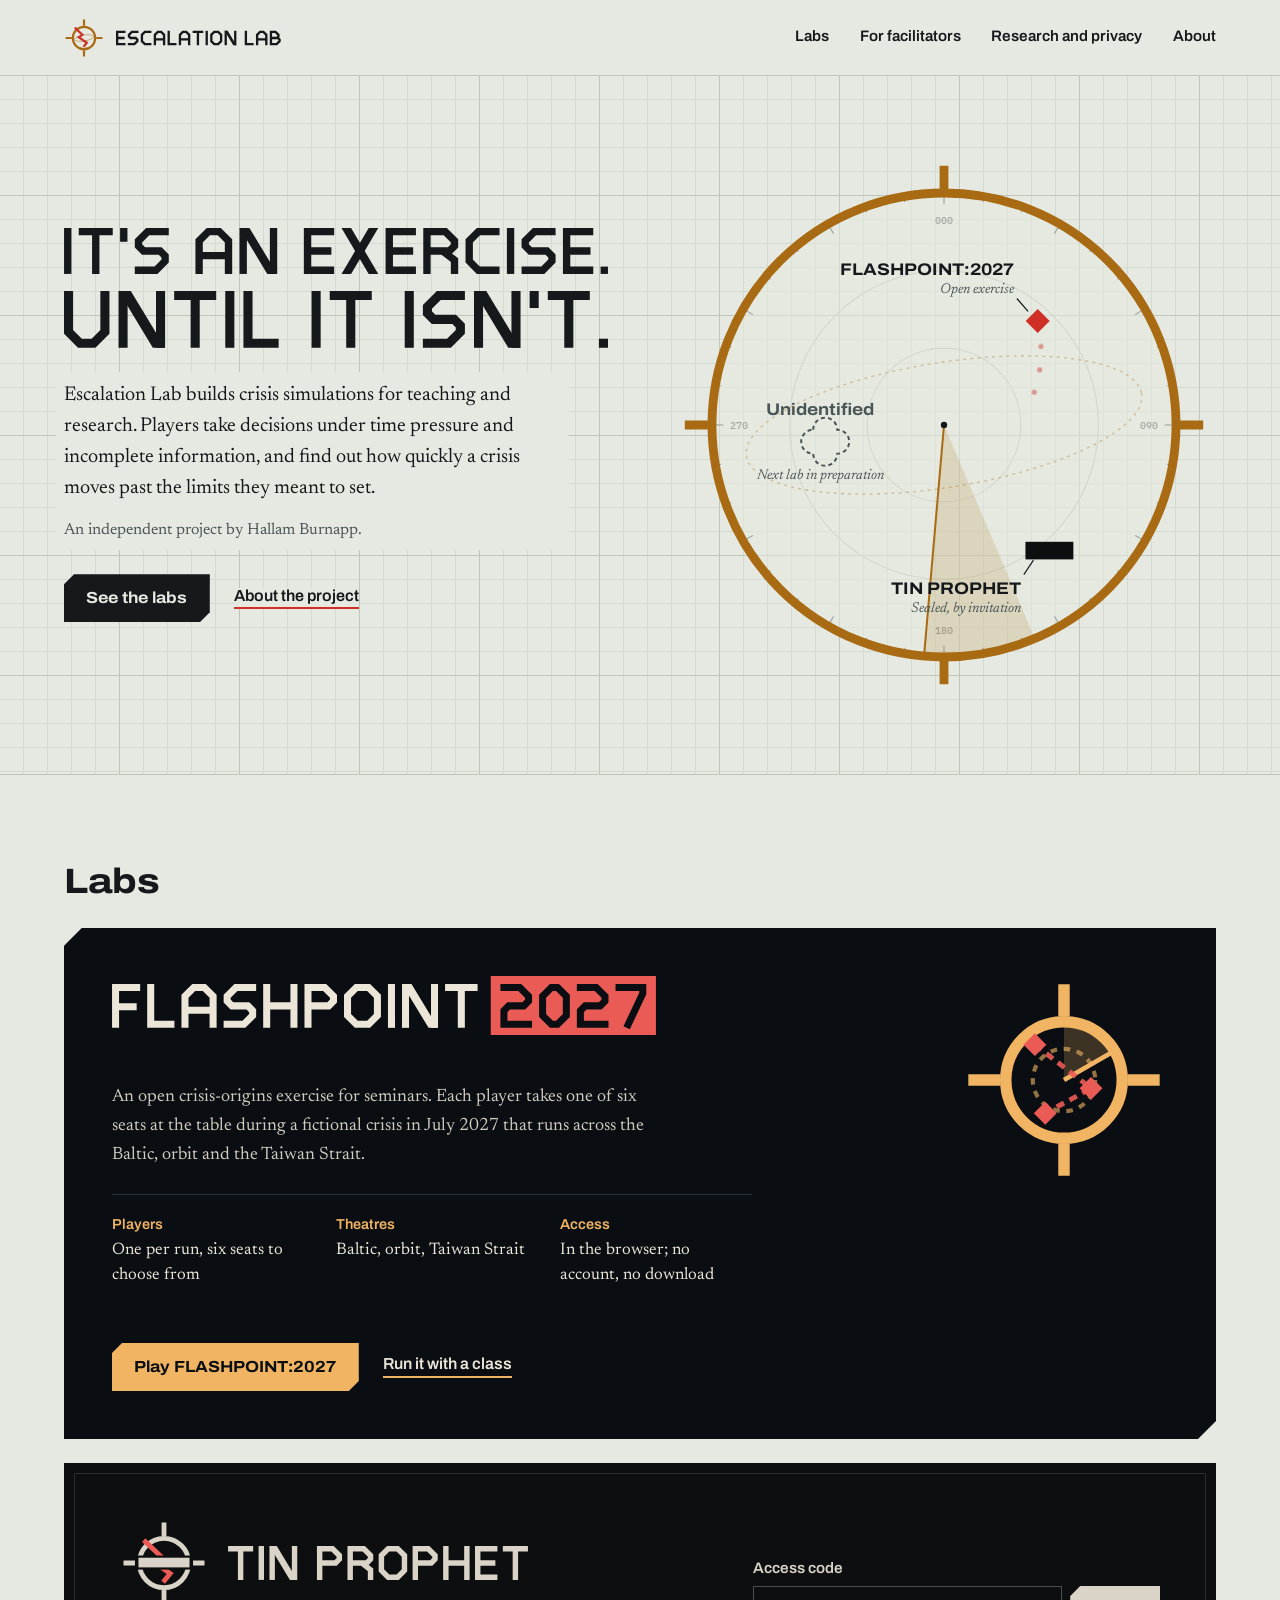
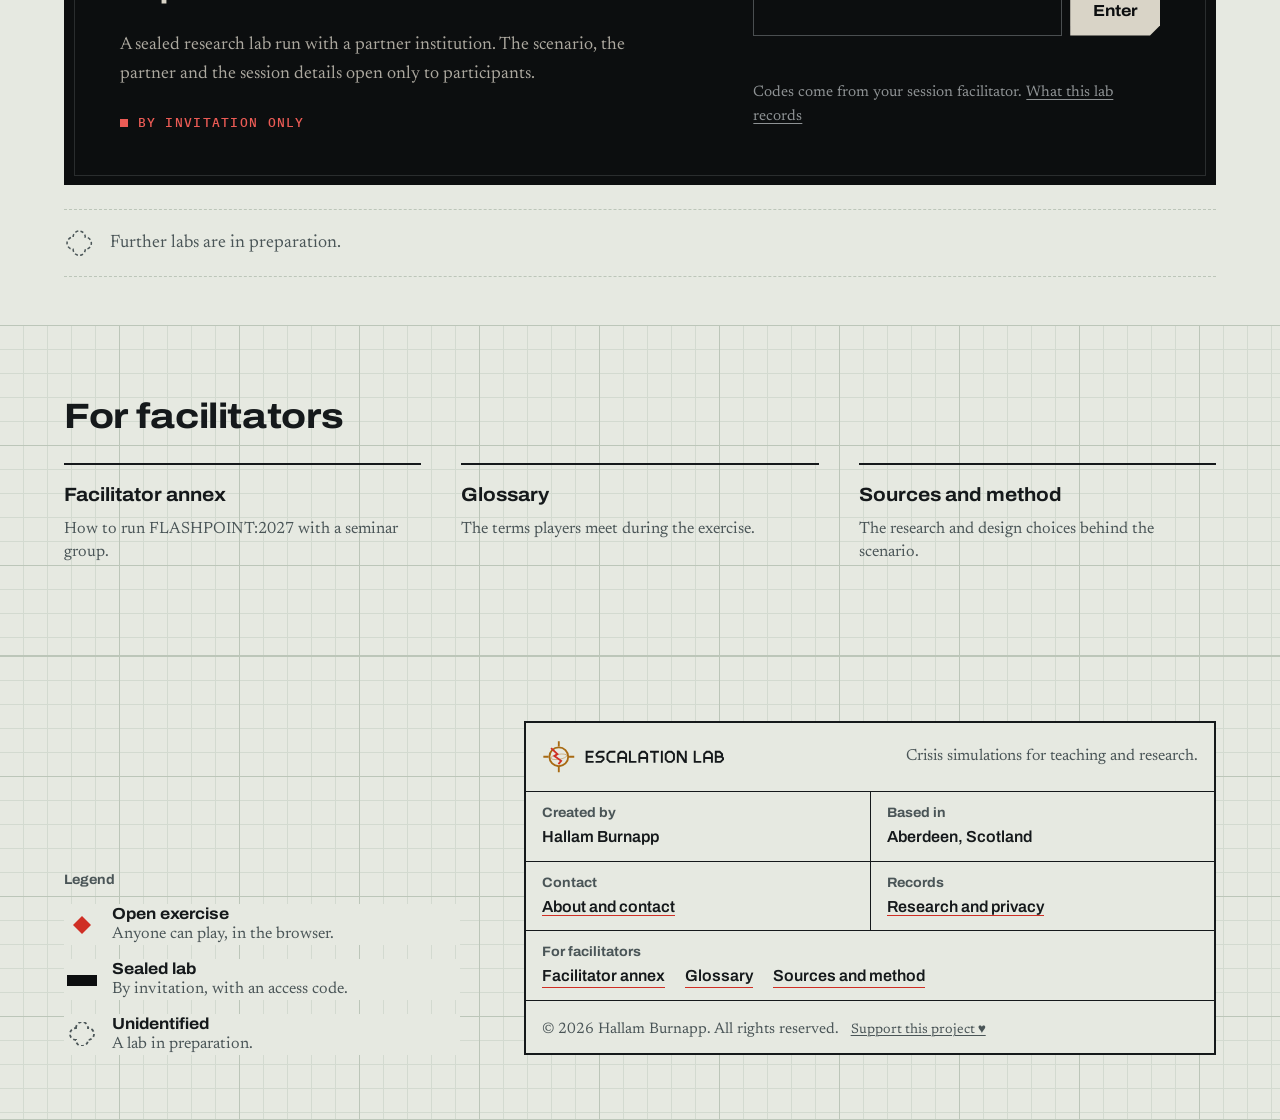
<file: index.html>
<!doctype html>
<html lang="en-GB">
<head>
<meta charset="utf-8">
<meta name="viewport" content="width=device-width, initial-scale=1">
<title>Escalation Lab — crisis simulations for teaching and research</title>
<meta name="description" content="Escalation Lab builds crisis simulations for teaching and research: open exercises such as FLASHPOINT:2027, and sealed research labs run with partner institutions.">
<meta name="author" content="Hallam Burnapp">
<meta name="copyright" content="© 2026 Hallam Burnapp. All rights reserved.">
<meta name="referrer" content="same-origin">
<link rel="canonical" href="https://escalationlab.org/">
<meta name="theme-color" content="#E6E9E1">
<link rel="icon" href="/favicon.ico" sizes="32x32">
<link rel="icon" href="/favicon.svg" type="image/svg+xml">
<link rel="apple-touch-icon" href="/apple-touch-icon.png">
<link rel="manifest" href="/site.webmanifest">
<meta property="og:type" content="website">
<meta property="og:site_name" content="Escalation Lab">
<meta property="og:title" content="Escalation Lab">
<meta property="og:description" content="Crisis simulations for teaching and research: open exercises such as FLASHPOINT:2027, and sealed research labs run with partner institutions.">
<meta property="og:url" content="https://escalationlab.org/">
<meta property="og:image" content="https://escalationlab.org/og-image.png">
<meta property="og:image:width" content="1200">
<meta property="og:image:height" content="630">
<meta property="og:image:alt" content="Escalation Lab: crisis simulations for teaching and research, by Hallam Burnapp.">
<meta name="twitter:card" content="summary_large_image">
<meta name="twitter:image" content="https://escalationlab.org/og-image.png">
<meta name="twitter:title" content="Escalation Lab">
<meta name="twitter:description" content="Crisis simulations for teaching and research: open exercises such as FLASHPOINT:2027, and sealed research labs run with partner institutions.">
<link rel="preconnect" href="https://fonts.googleapis.com">
<link rel="preconnect" href="https://fonts.gstatic.com" crossorigin>
<link href="https://fonts.googleapis.com/css2?family=Archivo:wdth,wght@62..125,500..800&family=IBM+Plex+Mono:wght@400;500&family=Newsreader:ital,opsz,wght@0,6..72,400..600;1,6..72,400&display=swap" rel="stylesheet">
<link rel="stylesheet" href="/site.css">
<style>
* { box-sizing: border-box; }
html { -webkit-text-size-adjust: 100%; }
body { margin: 0; background: var(--sheet); color: var(--ink); font: 400 1.125rem/1.6 var(--text); }
a { color: inherit; text-underline-offset: .2em; text-decoration-thickness: 1px; }
:focus-visible { outline: 2px solid var(--red); outline-offset: 3px; }
.sr { position: absolute; width: 1px; height: 1px; overflow: hidden; clip: rect(0 0 0 0); white-space: nowrap; }
.wrap { max-width: 78rem; margin: 0 auto; padding: 0 var(--gutter); }

/* exercise traffic marker — every message in a drill is prefixed like this */

.site-head .wrap { display: flex; align-items: center; justify-content: space-between; gap: 1rem 2rem; flex-wrap: wrap; padding-block: 1.1rem; }
.lockup { height: 2.5rem; width: auto; display: block; }
.site-nav ul { list-style: none; margin: 0; padding: 0; display: flex; gap: clamp(1rem, 2.4vw, 2rem); flex-wrap: wrap; }
.site-nav a { font: 600 .95rem/1 var(--display); text-decoration: none; }
.site-nav a:hover { color: var(--red); }
/* Phones: the four nav items on one line where they fit, otherwise a tidy two-by-two grid
   (never "About" on its own line). */
@media (max-width: 30rem) { .site-nav ul { gap: .85rem; } .site-nav a { font-size: .86rem; } }
@media (max-width: 22.99rem) { .site-nav ul { display: grid; grid-template-columns: auto auto; justify-content: start; gap: .7rem 1.6rem; } }

/* the plotting sheet */
.table {
  background-color: var(--sheet);
  background-image:
    linear-gradient(var(--grid-major) 1px, transparent 1px),
    linear-gradient(90deg, var(--grid-major) 1px, transparent 1px),
    linear-gradient(var(--grid) 1px, transparent 1px),
    linear-gradient(90deg, var(--grid) 1px, transparent 1px);
  background-size: 120px 120px, 120px 120px, 24px 24px, 24px 24px;
  background-position: -1px -1px;
  border-block: 1px solid var(--grid-major);
}
.hero .wrap { display: grid; grid-template-columns: minmax(0, 6fr) minmax(0, 6fr); gap: clamp(2rem, 5vw, 4rem); align-items: center; padding-block: clamp(2.5rem, 6vw, 5rem); }
.hero h1 { margin: 0; }
.h1-line { display: block; width: 100%; height: auto; color: var(--ink); }
.h1-line + .h1-line { margin-top: 3.2%; }
.lede { max-width: 31rem; margin: 2rem 0 0; font-size: 1.25rem; line-height: 1.55; background: var(--sheet); box-shadow: 0 0 0 .5rem var(--sheet); }
.byline { max-width: 31rem; margin: .9rem 0 0; font-size: 1rem; line-height: 1.5; color: var(--ink-2); background: var(--sheet); box-shadow: 0 0 0 .5rem var(--sheet); }
.actions { display: flex; flex-wrap: wrap; gap: .75rem 1.5rem; align-items: center; margin-top: 2rem; }
.btn { display: inline-flex; align-items: center; min-height: 3rem; padding: 0 1.4rem; background: var(--ink); color: var(--sheet); font: 700 1rem/1 var(--display); font-stretch: 110%; text-decoration: none; border: 0; cursor: pointer;
  clip-path: polygon(10px 0, 100% 0, 100% calc(100% - 10px), calc(100% - 10px) 100%, 0 100%, 0 10px); }
.btn:hover { background: var(--red); }
.link-quiet { font: 600 1rem/1 var(--display); text-decoration: none; border-bottom: 2px solid var(--red); padding-bottom: .2rem; background: var(--sheet); }

.scope { width: 100%; height: auto; display: block; overflow: visible; }
.scope .range { fill: none; stroke: var(--grid-major); stroke-width: 1.5; }
.scope .brg { stroke: var(--ink-2); stroke-width: 1.5; }
.scope .brg-label { font: 500 13px var(--data); fill: var(--ink-2); }
.scope .orbit { fill: none; stroke: var(--amber); stroke-width: 2; stroke-dasharray: 2 7; stroke-linecap: round; opacity: .7; }
.scope .ring { fill: rgba(230, 233, 225, .55); stroke: var(--amber); stroke-width: 11; }
.scope .cardinal { stroke: var(--amber); stroke-width: 11; fill: none; }
.scope .sweep { transform-box: view-box; transform-origin: 330px 330px; transform: rotate(42deg); }
.scope .sweep-wedge { fill: var(--amber); opacity: .16; }
.scope .sweep-line { stroke: var(--amber); stroke-width: 2.5; }
.scope .own { fill: var(--ink); }
.scope .track { fill: var(--red); opacity: .45; }
.scope .dia { fill: var(--red); }
.scope .seal { fill: var(--sealed); }
.scope .unk { fill: none; stroke: var(--ink-2); stroke-width: 2.5; stroke-dasharray: 5 4; }
.scope .leader { stroke: var(--ink); stroke-width: 1.5; }
.scope .c-name { font: 700 21px var(--display); font-stretch: 112%; fill: var(--ink); }
.scope .c-name.dim { fill: var(--ink-2); }
.scope .c-note { font: italic 400 18px var(--text); fill: var(--ink-2); }
.scope a { cursor: pointer; }
.scope a:hover .c-name { fill: var(--red); }
.scope a:focus-visible { outline: none; }
.scope a:focus-visible .c-name { fill: var(--red); text-decoration: underline; }
@media (prefers-reduced-motion: no-preference) {
  .scope .sweep { animation: sweep 3.4s linear .3s both; }
  .scope .c2 { animation: paint .35s ease-out 1.2s both; }
  .scope .c3 { animation: paint .35s ease-out 2.35s both; }
  .scope .c1 { animation: paint .35s ease-out 3.6s both; }
}
@keyframes sweep { from { transform: rotate(-318deg); } to { transform: rotate(42deg); } }
@keyframes paint { from { opacity: 0; } to { opacity: 1; } }

/* labs */
.labs { padding-block: clamp(3rem, 7vw, 5.5rem) clamp(2rem, 4vw, 3rem); }
h2 { font: 750 clamp(1.6rem, 2.8vw, 2.2rem)/1.05 var(--display); font-stretch: 115%; margin: 0 0 1.75rem; letter-spacing: -.01em; }
h3 { margin: 0; }

.screen { background: var(--screen); color: var(--paper); padding: clamp(1.5rem, 4vw, 3rem); display: grid; grid-template-columns: minmax(0, 1fr) clamp(8rem, 18vw, 13rem); gap: 1.5rem clamp(1.5rem, 4vw, 3.5rem); align-items: start;
  clip-path: polygon(18px 0, 100% 0, 100% calc(100% - 18px), calc(100% - 18px) 100%, 0 100%, 0 18px); }
.series { display: block; width: min(100%, 34rem); height: auto; }
.fp-mark { width: 100%; height: auto; grid-column: 2; grid-row: 1 / span 3; }
.screen p { max-width: 34rem; margin: 1.5rem 0 0; color: color-mix(in srgb, var(--paper) 88%, var(--screen)); }
.facts { display: grid; grid-template-columns: repeat(auto-fit, minmax(10rem, 1fr)); gap: 1rem 2rem; margin: 0; padding: 1.25rem 0 0; border-top: 1px solid var(--screen-rule); max-width: 40rem; }
.facts dt { font: 600 .9rem/1.3 var(--display); color: var(--screen-amber); }
.facts dd { margin: .3rem 0 0; font-size: 1.05rem; line-height: 1.45; }
.screen .btn { background: var(--screen-amber); color: var(--screen); }
.screen .btn:hover { background: #F6C682; }
.screen .link-quiet { background: none; border-color: var(--screen-amber); color: var(--paper); }
.screen :focus-visible { outline-color: var(--screen-amber); }

.sealed { margin-top: 1.5rem; background: var(--sealed); color: var(--bone); padding: clamp(1.75rem, 5vw, 3.5rem); display: grid; grid-template-columns: minmax(0, 7fr) minmax(16rem, 5fr); gap: 2rem clamp(2rem, 5vw, 4rem); align-items: end; position: relative; }
.sealed::before { content: ""; position: absolute; inset: .6rem; border: 1px solid var(--sealed-rule); pointer-events: none; }
.seal-head { display: flex; align-items: center; gap: 1.25rem; }
.seal-mark { width: clamp(4rem, 8vw, 5.5rem); height: auto; flex: none; }
.seal-name { display: block; width: min(100%, 26rem); height: auto; color: var(--bone); }
.sealed p { max-width: 32rem; margin: 1.5rem 0 0; color: color-mix(in srgb, var(--bone) 78%, var(--sealed)); }
.sealed .status-line { font: 500 .8rem/1 var(--data); letter-spacing: .1em; color: var(--screen-red); margin-top: 1.75rem; display: flex; align-items: center; gap: .6rem; }
.sealed .status-line::before { content: ""; width: .5rem; height: .5rem; background: var(--screen-red); }
.access { position: relative; }
.access label { display: block; font: 600 .95rem/1 var(--display); margin-bottom: .6rem; color: var(--bone); }
.access .row { display: flex; gap: .5rem; }
.access input { flex: 1; min-width: 0; min-height: 3.1rem; padding: 0 1rem; background: transparent; color: var(--bone); border: 1px solid #4A4E50; font: 500 1.1rem var(--data); letter-spacing: .2em; text-transform: uppercase; }
.access input:focus-visible { outline: 2px solid var(--bone); outline-offset: 0; }
.access .btn { background: var(--bone); color: var(--sealed); }
.access .btn:hover { background: #fff; }
.access .btn:focus-visible { outline-color: var(--bone); }
.access .status { margin: .75rem 0 0; min-height: 1.4em; font-size: .95rem; color: #F07A72; }
.access .help { margin: .75rem 0 0; font-size: .95rem; color: #8E9294; }

.next { display: flex; align-items: center; gap: 1rem; margin-top: 1.5rem; padding: 1.1rem 0; border-top: 1px dashed var(--grid-major); border-bottom: 1px dashed var(--grid-major); color: var(--ink-2); }
.next svg { width: 1.9rem; height: 1.9rem; flex: none; }
.next p { margin: 0; }

.facilitators { padding-block: clamp(2.5rem, 6vw, 4.5rem); }
.resources { list-style: none; margin: 0; padding: 0; display: grid; grid-template-columns: repeat(auto-fit, minmax(15rem, 1fr)); gap: 0 2.5rem; }
.resources li { border-top: 2px solid var(--ink); padding: 1.1rem 0; }
.resources a { font: 700 1.2rem/1.2 var(--display); font-stretch: 108%; text-decoration: none; }
.resources a:hover { color: var(--red); }
.resources p { margin: .4rem 0 0; color: var(--ink-2); font-size: 1.02rem; line-height: 1.45; }

.site-foot { padding-block: clamp(2.5rem, 6vw, 4rem); border-top: 1px solid var(--grid-major); }
.foot-grid { display: grid; grid-template-columns: minmax(0, 4fr) minmax(0, 7fr); gap: 2.5rem clamp(2rem, 5vw, 4rem); align-items: end; }
.legend h2, .tb-label { font: 700 .85rem/1.2 var(--display); font-stretch: 105%; color: var(--ink-2); margin: 0; letter-spacing: 0; }
.legend ul { list-style: none; margin: 1rem 0 0; padding: 0; display: grid; gap: .85rem; }
.legend li { display: grid; grid-template-columns: 2.25rem 1fr; gap: .75rem; align-items: center; font-size: 1.02rem; line-height: 1.35; background: var(--sheet); }
.legend svg { width: 2.25rem; height: 1.5rem; }
.legend b { font: 700 1rem/1.2 var(--display); font-stretch: 108%; display: block; }
.legend span { color: var(--ink-2); }
/* drawing title block, bottom-right of the sheet */
.titleblock { background: var(--sheet); border: 2px solid var(--ink); display: grid; grid-template-columns: repeat(2, minmax(0, 1fr)); }
.titleblock > div { padding: .8rem 1rem; border-top: 1px solid var(--ink); border-left: 1px solid var(--ink); }
.titleblock .tb-title { grid-column: 1 / -1; border-top: 0; border-left: 0; display: flex; align-items: center; justify-content: space-between; gap: 1rem 2rem; flex-wrap: wrap; padding: 1.1rem 1rem; }
.titleblock .tb-title .lockup { height: 2.1rem; }
.titleblock .tb-title p { margin: 0; color: var(--ink-2); font-size: 1rem; }
.titleblock .tb-cell { border-left: 0; }
.titleblock .tb-r { border-left: 1px solid var(--ink); }
.titleblock .tb-wide { grid-column: 1 / -1; border-left: 0; }
.tb-value { margin: .3rem 0 0; font: 600 1rem/1.35 var(--display); }
.tb-value a { text-decoration: none; border-bottom: 1px solid var(--red); }
.tb-value a:hover { color: var(--red); }
.tb-links { display: flex; flex-wrap: wrap; gap: .4rem 1.25rem; }
.tb-rights { font: 400 .95rem/1.4 var(--text); color: var(--ink-2); margin: .3rem 0 0; }
@media (max-width: 56rem) { .foot-grid { grid-template-columns: 1fr; } }
@media (max-width: 30rem) { .titleblock { grid-template-columns: 1fr; } .titleblock .tb-r { border-left: 0; } }

@media (max-width: 56rem) {
  .hero .wrap { grid-template-columns: 1fr; }
  .scope { max-width: 36rem; margin: 0 auto; }
  .sealed { grid-template-columns: 1fr; align-items: start; }
}
@media (max-width: 40rem) {
  .screen { grid-template-columns: 1fr; }
  .fp-mark { grid-column: 1; grid-row: auto; width: 6rem; order: -1; }
  .scope .c-name { font-size: 26px; }
  .scope .c-note { font-size: 22px; }
}
@media (max-width: 30rem) {
  .lockup { height: 2rem; }
  .access .row { flex-direction: column; }
}
</style>
<script>
// Legacy exercise links (escalationlab.org/?seed=CODE&timer=off) belong to FLASHPOINT:2027.
(function () { try { var q = new URLSearchParams(location.search); if (q.has("seed") || q.has("timer")) location.replace("/flashpoint/" + location.search); } catch (e) {} })();
</script>
<script src="/lab/config.js" defer></script>
<script src="/enter-lab.js" defer></script>
<script src="/scope.js?v=2" defer></script>
</head>
<body>
<header class="site-head">
  <div class="wrap">
    <a href="/" aria-label="Escalation Lab home"><svg class="lockup" viewBox="0 0 545.8 100" role="img" aria-label="Escalation Lab"><circle cx="50" cy="50" r="28" fill="none" stroke="#A86A12" stroke-width="5.5"/>
<path d="M50,4 V19.5 M96,50 H80.5 M50,96 V80.5 M4,50 H19.5" stroke="#A86A12" stroke-width="5.5" fill="none"/>
<ellipse cx="50" cy="50" rx="24" ry="7.5" transform="rotate(-9 50 50)" fill="none" stroke="#A86A12" stroke-width="2.2" opacity="0.55"/>
<path d="M27,24 L46,42 L37,48 L57,62 L49,72" fill="none" stroke="#CF2F25" stroke-width="5.5" stroke-linejoin="miter" stroke-miterlimit="10" stroke-linecap="butt"/><g color="#15191B" transform="translate(130,32) scale(0.36)"><path transform="translate(0.00,0)" d="M66,8.0 H8.0 V92.0 H66 M8.0,50 H60" fill="none" stroke="currentColor" stroke-width="16" stroke-linejoin="miter" stroke-miterlimit="4"/>
<path transform="translate(82.00,0)" d="M74,8.0 H28.0 L8.0,28.0 V39 L19.0,50 H55.0 L66.0,61 V72.0 L46.0,92.0 H0" fill="none" stroke="currentColor" stroke-width="16" stroke-linejoin="miter" stroke-miterlimit="4"/>
<path transform="translate(172.00,0)" d="M74,8.0 H28.0 L8.0,28.0 V72.0 L28.0,92.0 H74" fill="none" stroke="currentColor" stroke-width="16" stroke-linejoin="miter" stroke-miterlimit="4"/>
<path transform="translate(262.00,0)" d="M8.0,100 V28.0 L28.0,8.0 H52.0 L72.0,28.0 V100 M8.0,60 H72.0" fill="none" stroke="currentColor" stroke-width="16" stroke-linejoin="miter" stroke-miterlimit="4"/>
<path transform="translate(358.00,0)" d="M8.0,0 V92.0 H62" fill="none" stroke="currentColor" stroke-width="16" stroke-linejoin="miter" stroke-miterlimit="4"/>
<path transform="translate(436.00,0)" d="M8.0,100 V28.0 L28.0,8.0 H52.0 L72.0,28.0 V100 M8.0,60 H72.0" fill="none" stroke="currentColor" stroke-width="16" stroke-linejoin="miter" stroke-miterlimit="4"/>
<path transform="translate(532.00,0)" d="M0,8.0 H74 M37.0,8.0 V100" fill="none" stroke="currentColor" stroke-width="16" stroke-linejoin="miter" stroke-miterlimit="4"/>
<path transform="translate(622.00,0)" d="M8.0,0 V100" fill="none" stroke="currentColor" stroke-width="16" stroke-linejoin="miter" stroke-miterlimit="4"/>
<path transform="translate(654.00,0)" d="M28.0,8.0 H56.0 L76.0,28.0 V72.0 L56.0,92.0 H28.0 L8.0,72.0 V28.0 Z" fill="none" stroke="currentColor" stroke-width="16" stroke-linejoin="miter" stroke-miterlimit="4"/>
<path transform="translate(754.00,0)" d="M0,0 H16 V100 H0 Z" fill="currentColor"/>
<path transform="translate(754.00,0)" d="M66,0 H82 V100 H66 Z" fill="currentColor"/>
<path transform="translate(754.00,0)" d="M0,0 H21.6 L82,100 H60.4 Z" fill="currentColor"/>
<path transform="translate(894.00,0)" d="M8.0,0 V92.0 H62" fill="none" stroke="currentColor" stroke-width="16" stroke-linejoin="miter" stroke-miterlimit="4"/>
<path transform="translate(972.00,0)" d="M8.0,100 V28.0 L28.0,8.0 H52.0 L72.0,28.0 V100 M8.0,60 H72.0" fill="none" stroke="currentColor" stroke-width="16" stroke-linejoin="miter" stroke-miterlimit="4"/>
<path transform="translate(1068.00,0)" d="M8.0,0 V100 M8.0,8.0 H40.0 L60.0,28.0 V39 L49.0,50 H8.0 M8.0,50 H57.0 L68.0,61 V72.0 L48.0,92.0 H8.0" fill="none" stroke="currentColor" stroke-width="16" stroke-linejoin="miter" stroke-miterlimit="4"/></g></svg></a>
    <nav class="site-nav" aria-label="Main">
      <ul>
        <li><a href="#labs">Labs</a></li>
        <li><a href="#facilitators">For facilitators</a></li>
        <li><a href="/research.html">Research and privacy</a></li>
        <li><a href="/about.html">About</a></li>
      </ul>
    </nav>
  </div>
</header>

<main>
  <section class="hero table" aria-labelledby="hero-title">
    <div class="wrap">
      <div>
        <h1 id="hero-title"><span class="sr">It's an exercise. Until it isn't.</span><svg class="h1-line" viewBox="0 0 1184.0 100" aria-hidden="true" focusable="false"><g color="currentColor"><path transform="translate(0.00,0)" d="M8.0,0 V100" fill="none" stroke="currentColor" stroke-width="16" stroke-linejoin="miter" stroke-miterlimit="4"/>
<path transform="translate(32.00,0)" d="M0,8.0 H74 M37.0,8.0 V100" fill="none" stroke="currentColor" stroke-width="16" stroke-linejoin="miter" stroke-miterlimit="4"/>
<path transform="translate(122.00,0)" d="M0,0 H16 V30 H0 Z" fill="currentColor"/>
<path transform="translate(154.00,0)" d="M74,8.0 H28.0 L8.0,28.0 V39 L19.0,50 H55.0 L66.0,61 V72.0 L46.0,92.0 H0" fill="none" stroke="currentColor" stroke-width="16" stroke-linejoin="miter" stroke-miterlimit="4"/>
<path transform="translate(286.00,0)" d="M8.0,100 V28.0 L28.0,8.0 H52.0 L72.0,28.0 V100 M8.0,60 H72.0" fill="none" stroke="currentColor" stroke-width="16" stroke-linejoin="miter" stroke-miterlimit="4"/>
<path transform="translate(382.00,0)" d="M0,0 H16 V100 H0 Z" fill="currentColor"/>
<path transform="translate(382.00,0)" d="M66,0 H82 V100 H66 Z" fill="currentColor"/>
<path transform="translate(382.00,0)" d="M0,0 H21.6 L82,100 H60.4 Z" fill="currentColor"/>
<path transform="translate(522.00,0)" d="M66,8.0 H8.0 V92.0 H66 M8.0,50 H60" fill="none" stroke="currentColor" stroke-width="16" stroke-linejoin="miter" stroke-miterlimit="4"/>
<path transform="translate(604.00,0)" d="M0,0 H20.8 L80,100 H59.2 Z" fill="currentColor"/>
<path transform="translate(604.00,0)" d="M59.2,0 H80 L20.8,100 H0 Z" fill="currentColor"/>
<path transform="translate(700.00,0)" d="M66,8.0 H8.0 V92.0 H66 M8.0,50 H60" fill="none" stroke="currentColor" stroke-width="16" stroke-linejoin="miter" stroke-miterlimit="4"/>
<path transform="translate(782.00,0)" d="M8.0,100 V8.0 H48.0 L68.0,28.0 V39.0 L57.0,50.0 H8.0 M42.0,50.0 L68.0,70.0 V100" fill="none" stroke="currentColor" stroke-width="16" stroke-linejoin="miter" stroke-miterlimit="4"/>
<path transform="translate(874.00,0)" d="M74,8.0 H28.0 L8.0,28.0 V72.0 L28.0,92.0 H74" fill="none" stroke="currentColor" stroke-width="16" stroke-linejoin="miter" stroke-miterlimit="4"/>
<path transform="translate(964.00,0)" d="M8.0,0 V100" fill="none" stroke="currentColor" stroke-width="16" stroke-linejoin="miter" stroke-miterlimit="4"/>
<path transform="translate(996.00,0)" d="M74,8.0 H28.0 L8.0,28.0 V39 L19.0,50 H55.0 L66.0,61 V72.0 L46.0,92.0 H0" fill="none" stroke="currentColor" stroke-width="16" stroke-linejoin="miter" stroke-miterlimit="4"/>
<path transform="translate(1086.00,0)" d="M66,8.0 H8.0 V92.0 H66 M8.0,50 H60" fill="none" stroke="currentColor" stroke-width="16" stroke-linejoin="miter" stroke-miterlimit="4"/>
<path transform="translate(1168.00,0)" d="M0,84 H16 V100 H0 Z" fill="currentColor"/></g></svg><svg class="h1-line" viewBox="0 0 958.0 100" aria-hidden="true" focusable="false"><g color="currentColor"><path transform="translate(0.00,0)" d="M8.0,0 V72.0 L28.0,92.0 H52.0 L72.0,72.0 V0" fill="none" stroke="currentColor" stroke-width="16" stroke-linejoin="miter" stroke-miterlimit="4"/>
<path transform="translate(96.00,0)" d="M0,0 H16 V100 H0 Z" fill="currentColor"/>
<path transform="translate(96.00,0)" d="M66,0 H82 V100 H66 Z" fill="currentColor"/>
<path transform="translate(96.00,0)" d="M0,0 H21.6 L82,100 H60.4 Z" fill="currentColor"/>
<path transform="translate(194.00,0)" d="M0,8.0 H74 M37.0,8.0 V100" fill="none" stroke="currentColor" stroke-width="16" stroke-linejoin="miter" stroke-miterlimit="4"/>
<path transform="translate(284.00,0)" d="M8.0,0 V100" fill="none" stroke="currentColor" stroke-width="16" stroke-linejoin="miter" stroke-miterlimit="4"/>
<path transform="translate(316.00,0)" d="M8.0,0 V92.0 H62" fill="none" stroke="currentColor" stroke-width="16" stroke-linejoin="miter" stroke-miterlimit="4"/>
<path transform="translate(436.00,0)" d="M8.0,0 V100" fill="none" stroke="currentColor" stroke-width="16" stroke-linejoin="miter" stroke-miterlimit="4"/>
<path transform="translate(468.00,0)" d="M0,8.0 H74 M37.0,8.0 V100" fill="none" stroke="currentColor" stroke-width="16" stroke-linejoin="miter" stroke-miterlimit="4"/>
<path transform="translate(600.00,0)" d="M8.0,0 V100" fill="none" stroke="currentColor" stroke-width="16" stroke-linejoin="miter" stroke-miterlimit="4"/>
<path transform="translate(632.00,0)" d="M74,8.0 H28.0 L8.0,28.0 V39 L19.0,50 H55.0 L66.0,61 V72.0 L46.0,92.0 H0" fill="none" stroke="currentColor" stroke-width="16" stroke-linejoin="miter" stroke-miterlimit="4"/>
<path transform="translate(722.00,0)" d="M0,0 H16 V100 H0 Z" fill="currentColor"/>
<path transform="translate(722.00,0)" d="M66,0 H82 V100 H66 Z" fill="currentColor"/>
<path transform="translate(722.00,0)" d="M0,0 H21.6 L82,100 H60.4 Z" fill="currentColor"/>
<path transform="translate(820.00,0)" d="M0,0 H16 V30 H0 Z" fill="currentColor"/>
<path transform="translate(852.00,0)" d="M0,8.0 H74 M37.0,8.0 V100" fill="none" stroke="currentColor" stroke-width="16" stroke-linejoin="miter" stroke-miterlimit="4"/>
<path transform="translate(942.00,0)" d="M0,84 H16 V100 H0 Z" fill="currentColor"/></g></svg></h1>
        <p class="lede">Escalation Lab builds crisis simulations for teaching and research. Players take decisions under time pressure and incomplete information, and find out how quickly a crisis moves past the limits they meant to set.</p>
        <p class="byline">An independent project by Hallam Burnapp.</p>
        <div class="actions">
          <a class="btn" href="#labs">See the labs</a>
          <a class="link-quiet" href="/about.html">About the project</a>
        </div>
      </div>
      <svg class="scope" viewBox="-10 -10 680 680" role="group" aria-label="The Escalation Lab scope. Three contacts: FLASHPOINT:2027, an open exercise; a sealed research lab, by invitation; and an unidentified contact for the next lab in preparation."><circle class="range" cx="330" cy="330" r="96"/>
<circle class="range" cx="330" cy="330" r="193"/>
<line class="brg" x1="330.0" y1="54.0" x2="330.0" y2="40.0"/>
<line class="brg" x1="379.1" y1="51.3" x2="380.4" y2="44.4"/>
<line class="brg" x1="426.8" y1="64.1" x2="429.2" y2="57.5"/>
<line class="brg" x1="468.0" y1="91.0" x2="475.0" y2="78.9"/>
<line class="brg" x1="511.9" y1="113.2" x2="516.4" y2="107.8"/>
<line class="brg" x1="546.8" y1="148.1" x2="552.2" y2="143.6"/>
<line class="brg" x1="569.0" y1="192.0" x2="581.1" y2="185.0"/>
<line class="brg" x1="595.9" y1="233.2" x2="602.5" y2="230.8"/>
<line class="brg" x1="608.7" y1="280.9" x2="615.6" y2="279.6"/>
<line class="brg" x1="606.0" y1="330.0" x2="620.0" y2="330.0"/>
<line class="brg" x1="608.7" y1="379.1" x2="615.6" y2="380.4"/>
<line class="brg" x1="595.9" y1="426.8" x2="602.5" y2="429.2"/>
<line class="brg" x1="569.0" y1="468.0" x2="581.1" y2="475.0"/>
<line class="brg" x1="546.8" y1="511.9" x2="552.2" y2="516.4"/>
<line class="brg" x1="511.9" y1="546.8" x2="516.4" y2="552.2"/>
<line class="brg" x1="468.0" y1="569.0" x2="475.0" y2="581.1"/>
<line class="brg" x1="426.8" y1="595.9" x2="429.2" y2="602.5"/>
<line class="brg" x1="379.1" y1="608.7" x2="380.4" y2="615.6"/>
<line class="brg" x1="330.0" y1="606.0" x2="330.0" y2="620.0"/>
<line class="brg" x1="280.9" y1="608.7" x2="279.6" y2="615.6"/>
<line class="brg" x1="233.2" y1="595.9" x2="230.8" y2="602.5"/>
<line class="brg" x1="192.0" y1="569.0" x2="185.0" y2="581.1"/>
<line class="brg" x1="148.1" y1="546.8" x2="143.6" y2="552.2"/>
<line class="brg" x1="113.2" y1="511.9" x2="107.8" y2="516.4"/>
<line class="brg" x1="91.0" y1="468.0" x2="78.9" y2="475.0"/>
<line class="brg" x1="64.1" y1="426.8" x2="57.5" y2="429.2"/>
<line class="brg" x1="51.3" y1="379.1" x2="44.4" y2="380.4"/>
<line class="brg" x1="54.0" y1="330.0" x2="40.0" y2="330.0"/>
<line class="brg" x1="51.3" y1="280.9" x2="44.4" y2="279.6"/>
<line class="brg" x1="64.1" y1="233.2" x2="57.5" y2="230.8"/>
<line class="brg" x1="91.0" y1="192.0" x2="78.9" y2="185.0"/>
<line class="brg" x1="113.2" y1="148.1" x2="107.8" y2="143.6"/>
<line class="brg" x1="148.1" y1="113.2" x2="143.6" y2="107.8"/>
<line class="brg" x1="192.0" y1="91.0" x2="185.0" y2="78.9"/>
<line class="brg" x1="233.2" y1="64.1" x2="230.8" y2="57.5"/>
<line class="brg" x1="280.9" y1="51.3" x2="279.6" y2="44.4"/>
<text class="brg-label" x="330.0" y="79.0" text-anchor="middle">000</text>
<text class="brg-label" x="586.0" y="335.0" text-anchor="middle">090</text>
<text class="brg-label" x="330.0" y="591.0" text-anchor="middle">180</text>
<text class="brg-label" x="74.0" y="335.0" text-anchor="middle">270</text>
<ellipse class="orbit" cx="330" cy="330" rx="250" ry="78" transform="rotate(-9 330 330)"/>
<circle class="ring" cx="330" cy="330" r="290"/>
<path class="cardinal" d="M330,6 V42 M654,330 H618 M330,654 V618 M6,330 H42"/>
<g class="sweep"><path d="M330,330 L193.9,73.9 A290,290 0 0 1 330.0,40.0 Z" class="sweep-wedge"/><line x1="330" y1="330" x2="330.0" y2="40.0" class="sweep-line"/></g>
<g class="contact c1">
<circle class="track" cx="442.8" cy="289.0" r="3.2"/>
<circle class="track" cx="449.5" cy="261.0" r="3.2"/>
<circle class="track" cx="451.2" cy="231.8" r="3.2"/>
<a href="/flashpoint/" aria-label="FLASHPOINT:2027, open exercise"><path class="dia" d="M447.1,184.9 L462.1,199.9 L447.1,214.9 L432.1,199.9 Z"/><line class="leader" x1="435.1" y1="187.9" x2="421.1" y2="171.9"/><text class="c-name" x="417.1" y="141.9" text-anchor="end">FLASHPOINT:2027</text><text class="c-note" x="417.1" y="164.9" text-anchor="end">Open exercise</text></a></g>
<g class="contact c2"><a href="#sealed" aria-label="Sealed research lab, by invitation"><rect class="seal" x="431.8" y="476.0" width="60" height="22"/><line class="leader" x1="441.8" y1="499.0" x2="429.8" y2="517.0"/><text class="c-name" x="425.8" y="541.0" text-anchor="end">TIN PROPHET</text><text class="c-note" x="425.8" y="564.0" text-anchor="end">Sealed, by invitation</text></a></g>
<g class="contact c3"><path class="unk" d="M166.5,335.9 a15,15 0 0 1 30,0 a15,15 0 0 1 0,30 a15,15 0 0 1 -30,0 a15,15 0 0 1 0,-30 Z"/><text class="c-name dim" x="175.5" y="316.9" text-anchor="middle">Unidentified</text><text class="c-note" x="175.5" y="396.9" text-anchor="middle">Next lab in preparation</text></g>
<circle class="own" cx="330" cy="330" r="4"/></svg>
    </div>
  </section>

  <section class="labs" id="labs" aria-labelledby="labs-title">
    <div class="wrap">
      <h2 id="labs-title">Labs</h2>

      <article class="screen" aria-labelledby="fp-title">
        <h3 id="fp-title"><span class="sr">FLASHPOINT:2027</span><svg class="series" viewBox="0 -18 1238.0 136" aria-hidden="true" focusable="false"><g color="#ECE6D8"><path transform="translate(0.00,0)" d="M64,8.0 H8.0 V100 M8.0,52 H56" fill="none" stroke="currentColor" stroke-width="16" stroke-linejoin="miter" stroke-miterlimit="4"/>
<path transform="translate(80.00,0)" d="M8.0,0 V92.0 H62" fill="none" stroke="currentColor" stroke-width="16" stroke-linejoin="miter" stroke-miterlimit="4"/>
<path transform="translate(158.00,0)" d="M8.0,100 V28.0 L28.0,8.0 H52.0 L72.0,28.0 V100 M8.0,60 H72.0" fill="none" stroke="currentColor" stroke-width="16" stroke-linejoin="miter" stroke-miterlimit="4"/>
<path transform="translate(254.00,0)" d="M74,8.0 H28.0 L8.0,28.0 V39 L19.0,50 H55.0 L66.0,61 V72.0 L46.0,92.0 H0" fill="none" stroke="currentColor" stroke-width="16" stroke-linejoin="miter" stroke-miterlimit="4"/>
<path transform="translate(344.00,0)" d="M8.0,0 V100 M70.0,0 V100 M8.0,50 H70.0" fill="none" stroke="currentColor" stroke-width="16" stroke-linejoin="miter" stroke-miterlimit="4"/>
<path transform="translate(438.00,0)" d="M8.0,100 V8.0 H46.0 L66.0,28.0 V39.0 L55.0,50.0 H8.0" fill="none" stroke="currentColor" stroke-width="16" stroke-linejoin="miter" stroke-miterlimit="4"/>
<path transform="translate(528.00,0)" d="M28.0,8.0 H56.0 L76.0,28.0 V72.0 L56.0,92.0 H28.0 L8.0,72.0 V28.0 Z" fill="none" stroke="currentColor" stroke-width="16" stroke-linejoin="miter" stroke-miterlimit="4"/>
<path transform="translate(628.00,0)" d="M8.0,0 V100" fill="none" stroke="currentColor" stroke-width="16" stroke-linejoin="miter" stroke-miterlimit="4"/>
<path transform="translate(660.00,0)" d="M0,0 H16 V100 H0 Z" fill="currentColor"/>
<path transform="translate(660.00,0)" d="M66,0 H82 V100 H66 Z" fill="currentColor"/>
<path transform="translate(660.00,0)" d="M0,0 H21.6 L82,100 H60.4 Z" fill="currentColor"/>
<path transform="translate(758.00,0)" d="M0,8.0 H74 M37.0,8.0 V100" fill="none" stroke="currentColor" stroke-width="16" stroke-linejoin="miter" stroke-miterlimit="4"/></g><rect x="862.0" y="-18" width="376.0" height="136" fill="#EB5B55"/><g color="#0A0E12" transform="translate(884.0,0)"><path transform="translate(0.00,0)" d="M0,8.0 H44.0 L64.0,28.0 V39 L53.0,50 H19.0 L8.0,61 V92.0 H72" fill="none" stroke="currentColor" stroke-width="16" stroke-linejoin="miter" stroke-miterlimit="4"/>
<path transform="translate(88.00,0)" d="M28.0,8.0 H42.0 L62.0,28.0 V72.0 L42.0,92.0 H28.0 L8.0,72.0 V28.0 Z" fill="none" stroke="currentColor" stroke-width="16" stroke-linejoin="miter" stroke-miterlimit="4"/>
<path transform="translate(174.00,0)" d="M0,8.0 H44.0 L64.0,28.0 V39 L53.0,50 H19.0 L8.0,61 V92.0 H72" fill="none" stroke="currentColor" stroke-width="16" stroke-linejoin="miter" stroke-miterlimit="4"/>
<path transform="translate(262.00,0)" d="M0,8.0 H62.0 V22.0 L25.2,100" fill="none" stroke="currentColor" stroke-width="16" stroke-linejoin="miter" stroke-miterlimit="4"/></g></svg></h3>
        <svg class="fp-mark" viewBox="0 0 100 100" aria-hidden="true"><circle cx="50" cy="50" r="28" fill="none" stroke="#F0B463" stroke-width="5.5"/>
<path d="M50,4 V19.5 M96,50 H80.5 M50,96 V80.5 M4,50 H19.5" stroke="#F0B463" stroke-width="5.5" fill="none"/>
<circle cx="50" cy="50" r="15" fill="none" stroke="#F0B463" stroke-width="2" stroke-dasharray="3.2 3.2" opacity="0.6"/>
<path d="M50,50 L50,24 A26,26 0 0 1 72.5,37 Z" fill="#F0B463" opacity="0.22"/>
<path d="M50,50 L72.5,37" stroke="#F0B463" stroke-width="2.2"/>
<path d="M36,33 L63,54 L41,66" fill="none" stroke="#EB5B55" stroke-width="2.4" stroke-dasharray="4 3" opacity="0.9"/>
<path d="M36,27.5 L41.5,33 L36,38.5 L30.5,33 Z" fill="#EB5B55"/>
<path d="M63,48.5 L68.5,54 L63,59.5 L57.5,54 Z" fill="#EB5B55"/>
<path d="M41,60.5 L46.5,66 L41,71.5 L35.5,66 Z" fill="#EB5B55"/></svg>
        <p>An open crisis-origins exercise for seminars. Each player takes one of six seats at the table during a fictional crisis in July 2027 that runs across the Baltic, orbit and the Taiwan Strait.</p>
        <dl class="facts">
          <div><dt>Players</dt><dd>One per run, six seats to choose from</dd></div>
          <div><dt>Theatres</dt><dd>Baltic, orbit, Taiwan Strait</dd></div>
          <div><dt>Access</dt><dd>In the browser; no account, no download</dd></div>
        </dl>
        <div class="actions">
          <a class="btn" href="/flashpoint/">Play FLASHPOINT:2027</a>
          <a class="link-quiet" href="/flashpoint/instructor.html">Run it with a class</a>
        </div>
      </article>

      <article class="sealed" id="sealed" aria-labelledby="seal-title">
        <div>
          <div class="seal-head">
            <svg class="seal-mark" viewBox="0 0 100 100" aria-hidden="true"><circle cx="50" cy="50" r="28" fill="none" stroke="#D9D4C7" stroke-width="5.5"/>
<path d="M50,4 V19.5 M96,50 H80.5 M50,96 V80.5 M4,50 H19.5" stroke="#D9D4C7" stroke-width="5.5" fill="none"/>
<path d="M27,24 L46,42 L37,48 L57,62 L49,72" fill="none" stroke="#EB5B55" stroke-width="5.5" stroke-linejoin="miter" stroke-miterlimit="10"/>
<rect x="17" y="41.5" width="66" height="16" fill="#0C0E0F"/>
<rect x="21" y="44" width="58" height="11" fill="#D9D4C7"/></svg>
            <h3 id="seal-title"><span class="sr">Tin Prophet</span><svg class="seal-name" viewBox="0 0 884.0 100" aria-hidden="true" focusable="false"><g color="currentColor"><path transform="translate(0.00,0)" d="M0,8.0 H74 M37.0,8.0 V100" fill="none" stroke="currentColor" stroke-width="16" stroke-linejoin="miter" stroke-miterlimit="4"/>
<path transform="translate(90.00,0)" d="M8.0,0 V100" fill="none" stroke="currentColor" stroke-width="16" stroke-linejoin="miter" stroke-miterlimit="4"/>
<path transform="translate(122.00,0)" d="M0,0 H16 V100 H0 Z" fill="currentColor"/>
<path transform="translate(122.00,0)" d="M66,0 H82 V100 H66 Z" fill="currentColor"/>
<path transform="translate(122.00,0)" d="M0,0 H21.6 L82,100 H60.4 Z" fill="currentColor"/>
<path transform="translate(262.00,0)" d="M8.0,100 V8.0 H46.0 L66.0,28.0 V39.0 L55.0,50.0 H8.0" fill="none" stroke="currentColor" stroke-width="16" stroke-linejoin="miter" stroke-miterlimit="4"/>
<path transform="translate(352.00,0)" d="M8.0,100 V8.0 H48.0 L68.0,28.0 V39.0 L57.0,50.0 H8.0 M42.0,50.0 L68.0,70.0 V100" fill="none" stroke="currentColor" stroke-width="16" stroke-linejoin="miter" stroke-miterlimit="4"/>
<path transform="translate(444.00,0)" d="M28.0,8.0 H56.0 L76.0,28.0 V72.0 L56.0,92.0 H28.0 L8.0,72.0 V28.0 Z" fill="none" stroke="currentColor" stroke-width="16" stroke-linejoin="miter" stroke-miterlimit="4"/>
<path transform="translate(544.00,0)" d="M8.0,100 V8.0 H46.0 L66.0,28.0 V39.0 L55.0,50.0 H8.0" fill="none" stroke="currentColor" stroke-width="16" stroke-linejoin="miter" stroke-miterlimit="4"/>
<path transform="translate(634.00,0)" d="M8.0,0 V100 M70.0,0 V100 M8.0,50 H70.0" fill="none" stroke="currentColor" stroke-width="16" stroke-linejoin="miter" stroke-miterlimit="4"/>
<path transform="translate(728.00,0)" d="M66,8.0 H8.0 V92.0 H66 M8.0,50 H60" fill="none" stroke="currentColor" stroke-width="16" stroke-linejoin="miter" stroke-miterlimit="4"/>
<path transform="translate(810.00,0)" d="M0,8.0 H74 M37.0,8.0 V100" fill="none" stroke="currentColor" stroke-width="16" stroke-linejoin="miter" stroke-miterlimit="4"/></g></svg></h3>
          </div>
          <p>A sealed research lab run with a partner institution. The scenario, the partner and the session details open only to participants.</p>
          <p class="status-line">BY INVITATION ONLY</p>
        </div>
        <form class="access" id="lab-access" autocomplete="off" novalidate>
          <label for="lab-code">Access code</label>
          <div class="row">
            <input id="lab-code" name="code" spellcheck="false" autocapitalize="characters" required aria-describedby="lab-status lab-help">
            <button class="btn" type="submit">Enter</button>
          </div>
          <p class="status" id="lab-status" role="status" aria-live="polite"></p>
          <p class="help" id="lab-help">Codes come from your session facilitator. <a href="/research.html">What this lab records</a></p>
        </form>
      </article>

      <div class="next">
        <svg viewBox="0 0 40 40" aria-hidden="true"><path d="M12,12 a8,8 0 0 1 16,0 a8,8 0 0 1 0,16 a8,8 0 0 1 -16,0 a8,8 0 0 1 0,-16 Z" fill="none" stroke="currentColor" stroke-width="2" stroke-dasharray="4 3"/></svg>
        <p>Further labs are in preparation.</p>
      </div>
    </div>
  </section>

  <section class="facilitators table" id="facilitators" aria-labelledby="fac-title">
    <div class="wrap">
      <h2 id="fac-title">For facilitators</h2>
      <ul class="resources">
        <li><a href="/flashpoint/instructor.html">Facilitator annex</a><p>How to run FLASHPOINT:2027 with a seminar group.</p></li>
        <li><a href="/flashpoint/glossary.html">Glossary</a><p>The terms players meet during the exercise.</p></li>
        <li><a href="/flashpoint/sources.html">Sources and method</a><p>The research and design choices behind the scenario.</p></li>
      </ul>
    </div>
  </section>
</main>

<footer class="site-foot table">
  <div class="wrap foot-grid">
    <section class="legend" aria-labelledby="legend-title">
      <h2 id="legend-title">Legend</h2>
      <ul>
        <li><svg viewBox="0 0 36 24" aria-hidden="true"><path d="M18,3 L27,12 L18,21 L9,12 Z" fill="#CF2F25"/></svg><p style="margin:0"><b>Open exercise</b><span>Anyone can play, in the browser.</span></p></li>
        <li><svg viewBox="0 0 36 24" aria-hidden="true"><rect x="3" y="7" width="30" height="11" fill="#0C0E0F"/></svg><p style="margin:0"><b>Sealed lab</b><span>By invitation, with an access code.</span></p></li>
        <li><svg viewBox="0 0 36 24" aria-hidden="true"><path d="M12,6 a6,6 0 0 1 12,0 a6,6 0 0 1 0,12 a6,6 0 0 1 -12,0 a6,6 0 0 1 0,-12 Z" transform="translate(0 0)" fill="none" stroke="#4A5557" stroke-width="1.8" stroke-dasharray="3 2.5"/></svg><p style="margin:0"><b>Unidentified</b><span>A lab in preparation.</span></p></li>
      </ul>
    </section>
    <div class="titleblock">
      <div class="tb-title">
        <a href="/" aria-label="Escalation Lab home"><svg class="lockup" viewBox="0 0 545.8 100" aria-hidden="true" focusable="false"><circle cx="50" cy="50" r="28" fill="none" stroke="#A86A12" stroke-width="5.5"/>
<path d="M50,4 V19.5 M96,50 H80.5 M50,96 V80.5 M4,50 H19.5" stroke="#A86A12" stroke-width="5.5" fill="none"/>
<ellipse cx="50" cy="50" rx="24" ry="7.5" transform="rotate(-9 50 50)" fill="none" stroke="#A86A12" stroke-width="2.2" opacity="0.55"/>
<path d="M27,24 L46,42 L37,48 L57,62 L49,72" fill="none" stroke="#CF2F25" stroke-width="5.5" stroke-linejoin="miter" stroke-miterlimit="10" stroke-linecap="butt"/><g color="#15191B" transform="translate(130,32) scale(0.36)"><path transform="translate(0.00,0)" d="M66,8.0 H8.0 V92.0 H66 M8.0,50 H60" fill="none" stroke="currentColor" stroke-width="16" stroke-linejoin="miter" stroke-miterlimit="4"/>
<path transform="translate(82.00,0)" d="M74,8.0 H28.0 L8.0,28.0 V39 L19.0,50 H55.0 L66.0,61 V72.0 L46.0,92.0 H0" fill="none" stroke="currentColor" stroke-width="16" stroke-linejoin="miter" stroke-miterlimit="4"/>
<path transform="translate(172.00,0)" d="M74,8.0 H28.0 L8.0,28.0 V72.0 L28.0,92.0 H74" fill="none" stroke="currentColor" stroke-width="16" stroke-linejoin="miter" stroke-miterlimit="4"/>
<path transform="translate(262.00,0)" d="M8.0,100 V28.0 L28.0,8.0 H52.0 L72.0,28.0 V100 M8.0,60 H72.0" fill="none" stroke="currentColor" stroke-width="16" stroke-linejoin="miter" stroke-miterlimit="4"/>
<path transform="translate(358.00,0)" d="M8.0,0 V92.0 H62" fill="none" stroke="currentColor" stroke-width="16" stroke-linejoin="miter" stroke-miterlimit="4"/>
<path transform="translate(436.00,0)" d="M8.0,100 V28.0 L28.0,8.0 H52.0 L72.0,28.0 V100 M8.0,60 H72.0" fill="none" stroke="currentColor" stroke-width="16" stroke-linejoin="miter" stroke-miterlimit="4"/>
<path transform="translate(532.00,0)" d="M0,8.0 H74 M37.0,8.0 V100" fill="none" stroke="currentColor" stroke-width="16" stroke-linejoin="miter" stroke-miterlimit="4"/>
<path transform="translate(622.00,0)" d="M8.0,0 V100" fill="none" stroke="currentColor" stroke-width="16" stroke-linejoin="miter" stroke-miterlimit="4"/>
<path transform="translate(654.00,0)" d="M28.0,8.0 H56.0 L76.0,28.0 V72.0 L56.0,92.0 H28.0 L8.0,72.0 V28.0 Z" fill="none" stroke="currentColor" stroke-width="16" stroke-linejoin="miter" stroke-miterlimit="4"/>
<path transform="translate(754.00,0)" d="M0,0 H16 V100 H0 Z" fill="currentColor"/>
<path transform="translate(754.00,0)" d="M66,0 H82 V100 H66 Z" fill="currentColor"/>
<path transform="translate(754.00,0)" d="M0,0 H21.6 L82,100 H60.4 Z" fill="currentColor"/>
<path transform="translate(894.00,0)" d="M8.0,0 V92.0 H62" fill="none" stroke="currentColor" stroke-width="16" stroke-linejoin="miter" stroke-miterlimit="4"/>
<path transform="translate(972.00,0)" d="M8.0,100 V28.0 L28.0,8.0 H52.0 L72.0,28.0 V100 M8.0,60 H72.0" fill="none" stroke="currentColor" stroke-width="16" stroke-linejoin="miter" stroke-miterlimit="4"/>
<path transform="translate(1068.00,0)" d="M8.0,0 V100 M8.0,8.0 H40.0 L60.0,28.0 V39 L49.0,50 H8.0 M8.0,50 H57.0 L68.0,61 V72.0 L48.0,92.0 H8.0" fill="none" stroke="currentColor" stroke-width="16" stroke-linejoin="miter" stroke-miterlimit="4"/></g></svg></a>
        <p>Crisis simulations for teaching and research.</p>
      </div>
      <div class="tb-cell"><p class="tb-label">Created by</p><p class="tb-value">Hallam Burnapp</p></div>
      <div class="tb-cell tb-r"><p class="tb-label">Based in</p><p class="tb-value">Aberdeen, Scotland</p></div>
      <div class="tb-cell"><p class="tb-label">Contact</p><p class="tb-value"><a href="/about.html">About and contact</a></p></div>
      <div class="tb-cell tb-r"><p class="tb-label">Records</p><p class="tb-value"><a href="/research.html">Research and privacy</a></p></div>
      <div class="tb-wide"><p class="tb-label">For facilitators</p><p class="tb-value tb-links"><a href="/flashpoint/instructor.html">Facilitator annex</a><a href="/flashpoint/glossary.html">Glossary</a><a href="/flashpoint/sources.html">Sources and method</a></p></div>
      <div class="tb-wide"><p class="tb-rights">© 2026 Hallam Burnapp. All rights reserved. <a class="tb-support" href="https://ko-fi.com/hallamburnapp" rel="noopener">Support this project ♥</a></p></div>
    </div>
  </div>
</footer>

<script>
/* Wire to the existing access-code handler: define window.enterLab(code, statusEl).
   Reveal the partner name only after a valid code. Keep codes out of URLs. */
(function () {
  var form = document.getElementById('lab-access');
  if (!form) return;
  form.addEventListener('submit', function (e) {
    e.preventDefault();
    var input = form.elements.code, status = document.getElementById('lab-status');
    var code = (input.value || '').trim().toUpperCase();
    if (!code) { status.textContent = 'Enter the access code from your facilitator.'; input.focus(); return; }
    status.textContent = '';
    if (typeof window.enterLab === 'function') { window.enterLab(code, status); }
  });
})();
</script>
</body>
</html>
</file>
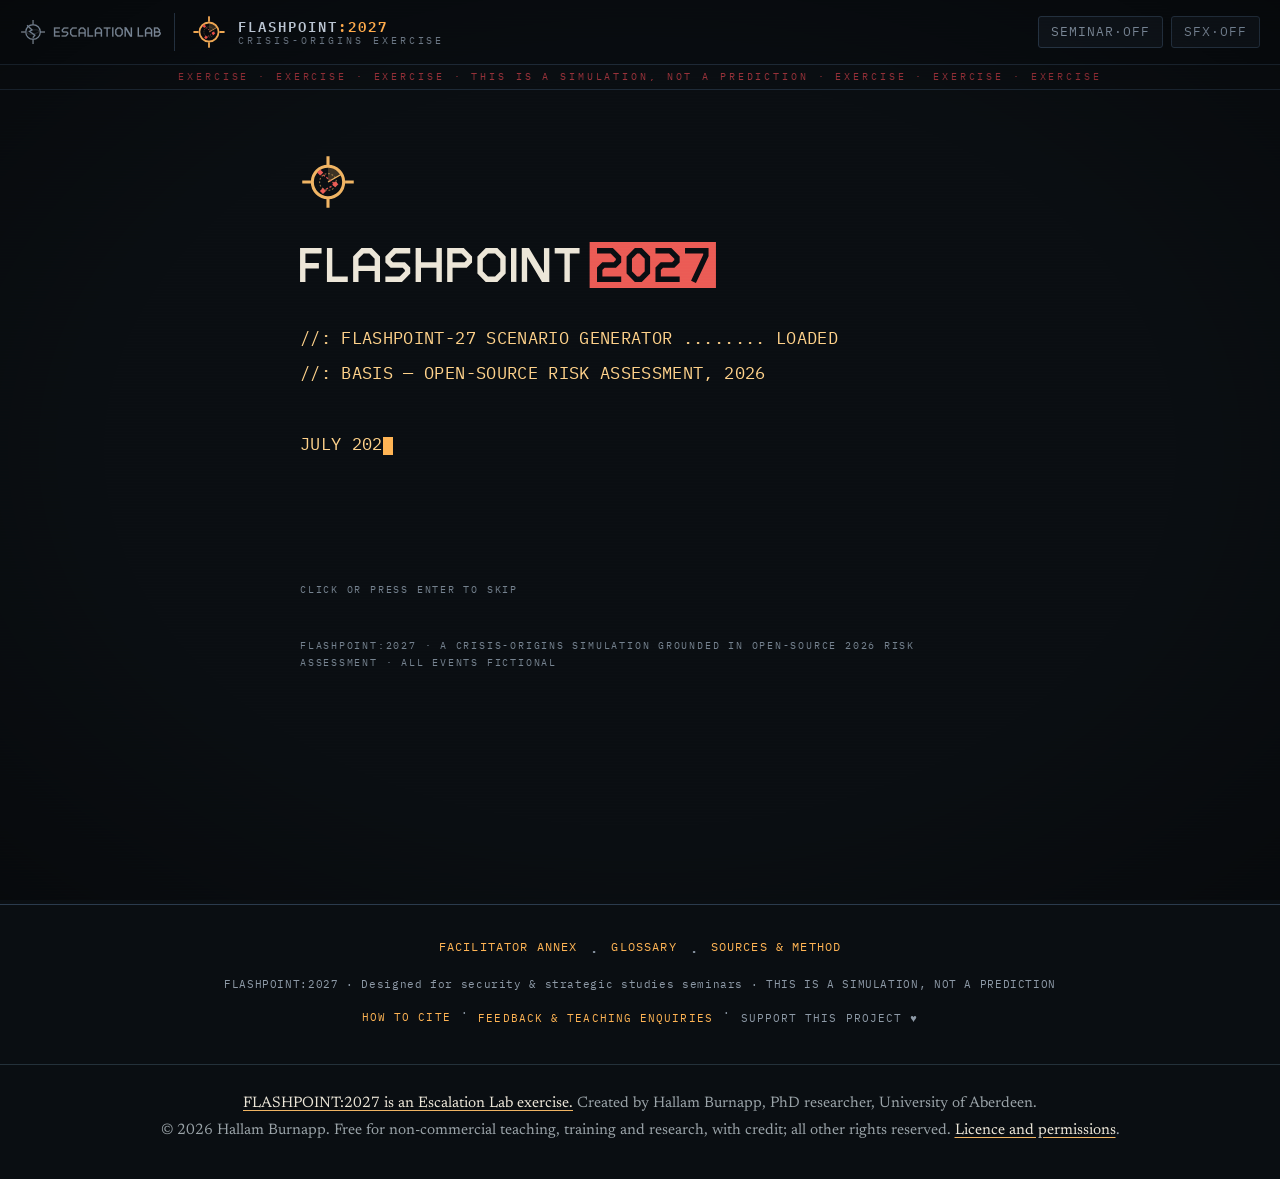
<file: flashpoint/index.html>
<!DOCTYPE html> <html lang="en" data-theme="dark"> <head> <meta charset="UTF-8"> <meta name="viewport" content="width=device-width,initial-scale=1"> <title>FLASHPOINT:2027 — A Crisis-Origins Exercise</title> <meta name="description" content="An interactive branching crisis exercise for security &amp; strategic studies seminars. July 2027: a Baltic gray-zone incident, a war in orbit, a quarantine in the Taiwan Strait. Six seats at the table — including Beijing, Moscow, and the UN Secretary-General."> <meta name="author" content="Hallam Burnapp"> <meta name="copyright" content="© 2026 Hallam Burnapp. All rights reserved."> <link rel="canonical" href="https://escalationlab.org/flashpoint/"> <meta property="og:type" content="website"> <meta property="og:site_name" content="Escalation Lab"> <meta property="og:title" content="FLASHPOINT:2027 — A Crisis-Origins Exercise"> <meta property="og:description" content="An interactive branching crisis exercise for security &amp; strategic studies seminars. July 2027: a Baltic gray-zone incident, a war in orbit, a quarantine in the Taiwan Strait. Six seats at the table — including Beijing, Moscow, and the UN Secretary-General."> <meta property="og:url" content="https://escalationlab.org/flashpoint/"> <meta property="og:image" content="https://escalationlab.org/og-flashpoint.png"> <meta property="og:image:width" content="1200"> <meta property="og:image:height" content="630"> <meta property="og:image:alt" content="FLASHPOINT:2027, a crisis-origins exercise for strategic studies seminars. An Escalation Lab project by Hallam Burnapp."> <meta name="twitter:card" content="summary_large_image"> <meta name="twitter:title" content="FLASHPOINT:2027 — A Crisis-Origins Exercise"> <meta name="twitter:description" content="An interactive branching crisis exercise for security &amp; strategic studies seminars. July 2027: a Baltic gray-zone incident, a war in orbit, a quarantine in the Taiwan Strait. Six seats at the table — including Beijing, Moscow, and the UN Secretary-General."> <meta name="twitter:image" content="https://escalationlab.org/og-flashpoint.png"> <meta name="theme-color" content="#0A0E12"> <link rel="icon" type="image/svg+xml" href="favicon.svg?v=a02a2a25b5"> <link rel="icon" type="image/png" sizes="32x32" href="favicon-32.png?v=2f694a4075"> <link rel="apple-touch-icon" href="apple-touch-icon.png?v=c16ddab08d"> <link rel="preconnect" href="https://fonts.googleapis.com"> <link rel="preconnect" href="https://fonts.gstatic.com" crossorigin> <link href="https://fonts.googleapis.com/css2?family=Archivo:wght@400..800&family=IBM+Plex+Mono:ital,wght@0,400;0,500;0,600;1,400&family=Newsreader:opsz,wght@6..72,400&display=swap" rel="stylesheet"> <link rel="stylesheet" href="styles.css?v=3f9d488423"> </head> <body> <noscript><p style="padding:24px;font-family:monospace;color:#ffb454;background:#10161d;border-bottom:1px solid #2b3b4d;margin:0">FLASHPOINT:2027 needs JavaScript switched on to run. The <a href="instructor.html" style="color:#5aa8b0">Facilitator Annex</a>, <a href="glossary.html" style="color:#5aa8b0">Glossary</a> and <a href="sources.html" style="color:#5aa8b0">Sources &amp; Method</a> can be read without it.</p></noscript> <div class="crt" aria-hidden="true"></div> <div class="defcon-flash" id="defconFlash" aria-hidden="true"></div> <header class="topbar" id="topbar"> <div class="topbar-left"> <a class="topbar-home" id="homeLink" href="/" aria-label="Escalation Lab home page" title="Back to the Escalation Lab home page"> <svg class="home-lockup" viewBox="0 0 545.8 100" aria-hidden="true" focusable="false"><g><circle cx="50" cy="50" r="28" fill="none" stroke="currentColor" stroke-width="5.5"/> <path d="M50,4 V19.5 M96,50 H80.5 M50,96 V80.5 M4,50 H19.5" stroke="currentColor" stroke-width="5.5" fill="none"/> <ellipse cx="50" cy="50" rx="24" ry="7.5" transform="rotate(-9 50 50)" fill="none" stroke="currentColor" stroke-width="2.2" opacity="0.55"/> <path d="M27,24 L46,42 L37,48 L57,62 L49,72" fill="none" stroke="currentColor" stroke-width="5.5" stroke-linejoin="miter" stroke-miterlimit="10" stroke-linecap="butt"/></g> <g transform="translate(130,32.0) scale(0.36)"><path transform="translate(0.00,0)" d="M66,8.0 H8.0 V92.0 H66 M8.0,50 H60" fill="none" stroke="currentColor" stroke-width="16" stroke-linejoin="miter" stroke-miterlimit="4"/> <path transform="translate(82.00,0)" d="M74,8.0 H28.0 L8.0,28.0 V39 L19.0,50 H55.0 L66.0,61 V72.0 L46.0,92.0 H0" fill="none" stroke="currentColor" stroke-width="16" stroke-linejoin="miter" stroke-miterlimit="4"/> <path transform="translate(172.00,0)" d="M74,8.0 H28.0 L8.0,28.0 V72.0 L28.0,92.0 H74" fill="none" stroke="currentColor" stroke-width="16" stroke-linejoin="miter" stroke-miterlimit="4"/> <path transform="translate(262.00,0)" d="M8.0,100 V28.0 L28.0,8.0 H52.0 L72.0,28.0 V100 M8.0,60 H72.0" fill="none" stroke="currentColor" stroke-width="16" stroke-linejoin="miter" stroke-miterlimit="4"/> <path transform="translate(358.00,0)" d="M8.0,0 V92.0 H62" fill="none" stroke="currentColor" stroke-width="16" stroke-linejoin="miter" stroke-miterlimit="4"/> <path transform="translate(436.00,0)" d="M8.0,100 V28.0 L28.0,8.0 H52.0 L72.0,28.0 V100 M8.0,60 H72.0" fill="none" stroke="currentColor" stroke-width="16" stroke-linejoin="miter" stroke-miterlimit="4"/> <path transform="translate(532.00,0)" d="M0,8.0 H74 M37.0,8.0 V100" fill="none" stroke="currentColor" stroke-width="16" stroke-linejoin="miter" stroke-miterlimit="4"/> <path transform="translate(622.00,0)" d="M8.0,0 V100" fill="none" stroke="currentColor" stroke-width="16" stroke-linejoin="miter" stroke-miterlimit="4"/> <path transform="translate(654.00,0)" d="M28.0,8.0 H56.0 L76.0,28.0 V72.0 L56.0,92.0 H28.0 L8.0,72.0 V28.0 Z" fill="none" stroke="currentColor" stroke-width="16" stroke-linejoin="miter" stroke-miterlimit="4"/> <path transform="translate(754.00,0)" d="M0,0 H16 V100 H0 Z" fill="currentColor"/> <path transform="translate(754.00,0)" d="M66,0 H82 V100 H66 Z" fill="currentColor"/> <path transform="translate(754.00,0)" d="M0,0 H21.6 L82,100 H60.4 Z" fill="currentColor"/> <path transform="translate(894.00,0)" d="M8.0,0 V92.0 H62" fill="none" stroke="currentColor" stroke-width="16" stroke-linejoin="miter" stroke-miterlimit="4"/> <path transform="translate(972.00,0)" d="M8.0,100 V28.0 L28.0,8.0 H52.0 L72.0,28.0 V100 M8.0,60 H72.0" fill="none" stroke="currentColor" stroke-width="16" stroke-linejoin="miter" stroke-miterlimit="4"/> <path transform="translate(1068.00,0)" d="M8.0,0 V100 M8.0,8.0 H40.0 L60.0,28.0 V39 L49.0,50 H8.0 M8.0,50 H57.0 L68.0,61 V72.0 L48.0,92.0 H8.0" fill="none" stroke="currentColor" stroke-width="16" stroke-linejoin="miter" stroke-miterlimit="4"/></g></svg> <svg class="home-mark" viewBox="0 0 100 100" aria-hidden="true" focusable="false"><circle cx="50" cy="50" r="28" fill="none" stroke="currentColor" stroke-width="5.5"/> <path d="M50,4 V19.5 M96,50 H80.5 M50,96 V80.5 M4,50 H19.5" stroke="currentColor" stroke-width="5.5" fill="none"/> <ellipse cx="50" cy="50" rx="24" ry="7.5" transform="rotate(-9 50 50)" fill="none" stroke="currentColor" stroke-width="2.2" opacity="0.55"/> <path d="M27,24 L46,42 L37,48 L57,62 L49,72" fill="none" stroke="currentColor" stroke-width="5.5" stroke-linejoin="miter" stroke-miterlimit="10" stroke-linecap="butt"/></svg> </a> <button class="topbar-brand" id="brandBtn" type="button" aria-label="FLASHPOINT:2027 — replay the opening sequence" title="Replay the opening sequence"> <svg class="logo" viewBox="0 0 100 100" aria-hidden="true" focusable="false"> <circle cx="50" cy="50" r="28" fill="none" stroke="#F0B463" stroke-width="5.5"/> <path d="M50,4 V19.5 M96,50 H80.5 M50,96 V80.5 M4,50 H19.5" stroke="#F0B463" stroke-width="5.5" fill="none"/> <circle cx="50" cy="50" r="15" fill="none" stroke="#F0B463" stroke-width="2" stroke-dasharray="3.2 3.2" opacity="0.6"/> <path d="M50,50 L50,24 A26,26 0 0 1 72.5,37 Z" fill="#F0B463" opacity="0.22"/> <path d="M50,50 L72.5,37" stroke="#F0B463" stroke-width="2.2"/> <path d="M36,33 L63,54 L41,66" fill="none" stroke="#EB5B55" stroke-width="2.4" stroke-dasharray="4 3" opacity="0.9"/> <path d="M36,27.5 L41.5,33 L36,38.5 L30.5,33 Z" fill="#EB5B55"/> <path d="M63,48.5 L68.5,54 L63,59.5 L57.5,54 Z" fill="#EB5B55"/> <path d="M41,60.5 L46.5,66 L41,71.5 L35.5,66 Z" fill="#EB5B55"/> </svg> <div class="brand-text"> <span class="brand-title">FLASHPOINT<span class="brand-year">:2027</span></span> <span class="brand-sub">CRISIS-ORIGINS EXERCISE</span> </div> </button> </div> <div class="topbar-act mono" id="actIndicator" aria-live="polite"></div> <div class="topbar-actions"> <button class="icon-btn mono" id="seminarToggle" aria-pressed="false" aria-label="Seminar mode, currently off. Shows analyst theory notes and historical base-rate cards beneath advisor counsel at each decision." title="SEMINAR MODE (off) — adds analyst theory notes &amp; historical base-rate cards beneath the advisors at every decision">SEMINAR·OFF</button> <button class="icon-btn mono" id="sfxToggle" aria-pressed="false" aria-label="Sound effects, currently off. Procedural interface audio: typewriter, clicks, readiness alerts, countdown ticks." title="SFX (off) — procedural interface audio: typewriter, clicks, readiness alerts, countdown ticks">SFX·OFF</button> <button class="icon-btn mono" id="abortBtn" aria-label="Abort the current run and return to seat selection" title="ABORT — leave this run and return to seat selection">⟲ ABORT</button> </div> </header> <div class="toast mono" id="toast" role="status" aria-live="polite"></div> <div class="fp-modal hidden" id="confirmModal" role="dialog" aria-modal="true" aria-labelledby="confirmHead" aria-describedby="confirmText"> <div class="fp-modal-box"> <div class="fp-modal-head mono" id="confirmHead">◈ CONFIRM — RUN IN PROGRESS</div> <p class="fp-modal-text" id="confirmText"></p> <div class="fp-modal-actions"> <button class="cmd-btn ghost" id="confirmCancel" type="button">◂ STAY IN THE ROOM</button> <button class="cmd-btn danger" id="confirmOk" type="button">▸ DISCARD RUN</button> </div> </div> </div> <main id="screen-boot" class="screen screen-boot active"> <div class="exercise-strip mono" aria-hidden="true">EXERCISE&nbsp;·&nbsp;EXERCISE&nbsp;·&nbsp;EXERCISE&nbsp;·&nbsp;THIS IS A SIMULATION, NOT A PREDICTION&nbsp;·&nbsp;EXERCISE&nbsp;·&nbsp;EXERCISE&nbsp;·&nbsp;EXERCISE</div> <div class="boot-inner"> <svg class="boot-logo" viewBox="0 0 100 100" aria-hidden="true" focusable="false"> <circle cx="50" cy="50" r="28" fill="none" stroke="#F0B463" stroke-width="5.5"/> <path d="M50,4 V19.5 M96,50 H80.5 M50,96 V80.5 M4,50 H19.5" stroke="#F0B463" stroke-width="5.5" fill="none"/> <circle cx="50" cy="50" r="15" fill="none" stroke="#F0B463" stroke-width="2" stroke-dasharray="3.2 3.2" opacity="0.6"/> <path d="M50,50 L50,24 A26,26 0 0 1 72.5,37 Z" fill="#F0B463" opacity="0.22"/> <path d="M50,50 L72.5,37" stroke="#F0B463" stroke-width="2.2"/> <path d="M36,33 L63,54 L41,66" fill="none" stroke="#EB5B55" stroke-width="2.4" stroke-dasharray="4 3" opacity="0.9"/> <path d="M36,27.5 L41.5,33 L36,38.5 L30.5,33 Z" fill="#EB5B55"/> <path d="M63,48.5 L68.5,54 L63,59.5 L57.5,54 Z" fill="#EB5B55"/> <path d="M41,60.5 L46.5,66 L41,71.5 L35.5,66 Z" fill="#EB5B55"/> </svg> <img class="boot-lockup" src="/brand/svg/lockup-flashpoint-series.svg" alt="FLASHPOINT:2027" width="1238" height="136"> <div class="boot-type mono" id="bootType" aria-hidden="true"></div> <p class="sr-only" id="bootSr"></p> <div class="boot-hint mono" id="bootHint" aria-hidden="true"><span class="hint-fine">CLICK OR PRESS ENTER TO SKIP</span><span class="hint-touch">TAP TO SKIP</span></div> <button class="cmd-btn boot-enter hidden" id="enterBtn">▸ ENTER THE CRISIS</button> <p class="boot-foot mono">FLASHPOINT:2027 · a crisis-origins simulation grounded in open-source 2026 risk assessment · all events fictional</p> </div> </main> <main id="screen-role" class="screen screen-role"> <div class="role-inner"> <p class="kicker mono">PERSONNEL ASSIGNMENT · CLEARANCE: COSMIC TOP SECRET (SIMULATED)</p> <h1 class="role-heading">Choose your seat at the table.</h1> <p class="role-lede">The crisis is the same. The levers, the advisors, and the politics are not. Each seat sees a different war — and each seat is written from its own doctrinal logic, not as a caricature of it.</p> <p class="role-hill mono">ADVICE — IF YOU HAVE ALREADY SAT IN A NATO CHAIR, PLAY THE OTHER SIDE OF THE HILL NEXT.</p> <p class="role-gloss mono">NEW TO THE ABBREVIATIONS? <a href="glossary.html#abbreviations">WHO IS IN THE ROOM ▸</a></p> <div class="excode"> <label class="mono" for="exCode">EXERCISE CODE (OPTIONAL)</label> <input class="mono" id="exCode" placeholder="e.g. FP-7Q2K" maxlength="24" autocomplete="off" spellcheck="false"> <span class="excode-note mono">Leave blank for a fresh run. If you've been given a code, enter it to face the same chance events (same code and seat, same rolls); your own code appears at the end, so you can replay a run.</span> <label class="timer-opt mono" for="untimed"><input type="checkbox" id="untimed"><span><b>NO TIME LIMITS</b> — switch off the 60-second decision windows (if you have extra-time or accessibility needs, or just want longer to think).</span></label> </div> <div class="role-grid" id="roleGrid"></div> </div> </main> <main id="screen-game" class="screen screen-game"> <div class="game-layout"> <section class="briefing-col" id="briefingCol" aria-label="Situation briefing"> <div class="node-head"> <div class="node-clock mono" id="nodeClock"></div> <div class="node-theatre mono" id="nodeTheatre"></div> </div> <h2 class="node-title" id="nodeTitle"></h2> <div class="petrov-bar hidden" id="petrovBar" role="timer"> <div class="petrov-label mono">DECISION WINDOW</div> <div class="petrov-time mono" id="petrovTime">01:00</div> <div class="petrov-track"><div class="petrov-fill" id="petrovFill"></div></div> <div class="petrov-note mono">ON EXPIRY, STANDING PROCEDURE APPLIES</div> </div> <div class="brief-body" id="briefBody"></div> <button class="skip-btn mono" id="skipBtn">SKIP ▸▸</button> <div class="advisors" id="advisorBlock"></div> <div class="roll-block hidden" id="rollBlock"></div> <div class="choices" id="choiceBlock" aria-label="Decisions"></div> </section> <aside class="hud-col" id="hudCol" aria-label="Status board"> <div class="hud-panel"> <div class="hud-panel-title mono" id="readinessTitle">READINESS CONDITION</div> <div class="defcon-row" id="defconRow"> <div class="defcon-seg" data-level="5"><span>5</span></div> <div class="defcon-seg" data-level="4"><span>4</span></div> <div class="defcon-seg" data-level="3"><span>3</span></div> <div class="defcon-seg" data-level="2"><span>2</span></div> <div class="defcon-seg" data-level="1"><span>1</span></div> </div> <div class="defcon-caption mono" id="defconCaption">DEFCON 5 — NORMAL READINESS</div> </div> <div class="hud-panel"> <div class="hud-panel-title mono">CRISIS TELEMETRY</div> <div class="gauge" data-gauge="esc"> <div class="gauge-head"><span class="gauge-name mono">ESCALATION INDEX</span><span class="gauge-val mono" id="val-esc">0</span></div> <div class="gauge-track"><div class="gauge-fill fill-esc" id="fill-esc"></div></div> </div> <div class="gauge" data-gauge="coh"> <div class="gauge-head"><span class="gauge-name mono">ALLIANCE COHESION</span><span class="gauge-val mono" id="val-coh">0%</span></div> <div class="gauge-track"><div class="gauge-fill fill-coh" id="fill-coh"></div></div> </div> <div class="gauge" data-gauge="dom"> <div class="gauge-head"><span class="gauge-name mono">DOMESTIC SUPPORT</span><span class="gauge-val mono" id="val-dom">0%</span></div> <div class="gauge-track"><div class="gauge-fill fill-dom" id="fill-dom"></div></div> </div> <div class="gauge" data-gauge="nuke"> <div class="gauge-head"><span class="gauge-name mono">NUCLEAR RISK</span><span class="gauge-val mono" id="val-nuke">0</span></div> <div class="gauge-track"><div class="gauge-fill fill-nuke" id="fill-nuke"></div></div> </div> </div> <div class="hud-panel"> <div class="hud-panel-title mono">THEATRE BOARD · POLAR SCOPE</div> <svg class="scope" id="scopeSvg" viewBox="0 0 240 240" role="img" aria-label="Theatre map: polar radar scope showing Baltic, orbital and Taiwan Strait flashpoints"> <defs> <radialGradient id="scopeGlow" cx="50%" cy="50%" r="50%"> <stop offset="0%" stop-color="#12202b"/> <stop offset="80%" stop-color="#0b1219"/> <stop offset="100%" stop-color="#080d12"/> </radialGradient> <linearGradient id="sweepGrad" x1="0" y1="0" x2="1" y2="0"> <stop offset="0%" stop-color="rgba(255,176,0,0)"/> <stop offset="100%" stop-color="rgba(255,176,0,0.28)"/> </linearGradient> </defs> <circle cx="120" cy="120" r="112" fill="url(#scopeGlow)" stroke="var(--line-strong)" stroke-width="1"/> <circle cx="120" cy="120" r="84" fill="none" stroke="var(--line)" stroke-width="0.7"/> <circle cx="120" cy="120" r="56" fill="none" stroke="var(--line)" stroke-width="0.7"/> <circle cx="120" cy="120" r="28" fill="none" stroke="var(--line)" stroke-width="0.7"/> <line x1="120" y1="8" x2="120" y2="232" stroke="var(--line)" stroke-width="0.6"/> <line x1="8" y1="120" x2="232" y2="120" stroke="var(--line)" stroke-width="0.6"/> <line x1="40.8" y1="40.8" x2="199.2" y2="199.2" stroke="var(--line)" stroke-width="0.4" opacity="0.6"/> <line x1="199.2" y1="40.8" x2="40.8" y2="199.2" stroke="var(--line)" stroke-width="0.4" opacity="0.6"/> <path d="M104 96 Q96 78 106 66 Q118 58 132 64 Q148 70 152 88 Q162 96 158 112 L146 108 Q136 100 124 104 Z" fill="var(--land)" opacity="0.5"/> <path d="M88 132 Q72 128 62 140 Q54 154 64 168 Q80 180 96 172 Q104 160 98 146 Z" fill="var(--land)" opacity="0.45"/> <path d="M156 132 Q172 130 180 144 Q186 158 176 170 Q162 178 150 168 Q144 154 150 142 Z" fill="var(--land)" opacity="0.45"/> <circle cx="120" cy="120" r="103" fill="none" stroke="var(--amber-dim)" stroke-width="0.8" stroke-dasharray="3 5" opacity="0.8"/> <g id="sweepGroup"> <path d="M120 120 L120 10 A110 110 0 0 1 176 24 Z" fill="url(#sweepGrad)" opacity="0.9"/> </g> <g id="fp-baltic" class="flashpoint" data-state="cold" transform="translate(133,84)"> <circle class="fp-ring" r="10"/><circle class="fp-dot" r="3.4"/> <text class="fp-label mono" x="10" y="-8">BALTIC</text> </g> <g id="fp-space" class="flashpoint" data-state="cold" transform="translate(47,63)"> <circle class="fp-ring" r="10"/><circle class="fp-dot" r="3.4"/> <text class="fp-label mono" x="8" y="-9">ORBIT</text> </g> <g id="fp-taiwan" class="flashpoint" data-state="cold" transform="translate(178,158)"> <circle class="fp-ring" r="10"/><circle class="fp-dot" r="3.4"/> <text class="fp-label mono" x="-52" y="16">TAIWAN&#160;ST.</text> </g> <circle cx="120" cy="120" r="2.2" fill="var(--amber)"/> </svg> <div class="theatre-list mono" id="theatreList"> <div class="theatre-row"><span>BALTIC FLANK</span><span class="tstate" id="ts-baltic">COLD</span></div> <div class="theatre-row"><span>ORBITAL / CISLUNAR</span><span class="tstate" id="ts-space">COLD</span></div> <div class="theatre-row"><span>TAIWAN STRAIT</span><span class="tstate" id="ts-taiwan">COLD</span></div> </div> </div> <div class="hud-panel hud-role mono" id="hudRole"></div> </aside> </div> </main> <main id="screen-ending" class="screen screen-ending"> <div class="ending-inner"> <div class="ending-badge mono" id="endingBadge"></div> <h1 class="ending-title" id="endingTitle"></h1> <div class="ending-body" id="endingBody"></div> <div class="verdict" id="verdictBlock"> <div class="verdict-head mono">◈ HISTORIANS' VERDICT — READ INTO THE RECORD</div> <p class="verdict-text" id="verdictText"></p> </div> <div class="ending-stats mono" id="endingStats"></div> <div class="debrief" id="debriefBlock"></div> <div class="ending-actions"> <button class="cmd-btn" id="aarBtn">▸ AFTER-ACTION REPORT</button> <button class="cmd-btn ghost" id="replayBtn">⟲ RUN IT AGAIN</button> </div> </div> </main> <main id="screen-aar" class="screen screen-aar"> <div class="aar-inner"> <p class="kicker mono">FLASHPOINT:2027 · AFTER-ACTION REVIEW · FOR TRAINING PURPOSES ONLY</p> <h1 class="aar-heading">After-Action Report</h1> <div class="aar-meta mono" id="aarMeta"></div> <div class="aar-timeline" id="aarTimeline"></div> <div class="aar-counter" id="aarCounter"> <h2 class="aar-sub mono">COUNTERFACTUAL ANNEX — PATHS NOT TAKEN</h2> <div id="aarCounterBody"></div> </div> <div class="ending-actions"> <button class="cmd-btn" id="aarCopyBtn">⎘ COPY REPORT</button> <button class="cmd-btn" id="aarDownloadBtn">⇩ DOWNLOAD .TXT</button> <button class="cmd-btn" id="aarPrintBtn">⎙ PRINT / SAVE PDF</button> <button class="cmd-btn ghost" id="replayBtn2">⟲ RUN IT AGAIN</button> <button class="cmd-btn ghost" id="backEndBtn">◂ BACK TO VERDICT</button> </div> </div> </main> <footer class="site-footer mono"> <nav class="footer-links" aria-label="Classroom resources"> <a href="instructor.html">FACILITATOR ANNEX</a> <span aria-hidden="true">·</span> <a href="glossary.html">GLOSSARY</a> <span aria-hidden="true">·</span> <a href="sources.html">SOURCES &amp; METHOD</a> </nav> <div class="footer-credit">FLASHPOINT:2027 · Designed for security &amp; strategic studies seminars · THIS IS A SIMULATION, NOT A PREDICTION</div> <div class="credit" data-credit></div> </footer> <footer class="fp-credit"> <p><a href="/">FLASHPOINT:2027 is an Escalation Lab exercise.</a> Created by Hallam Burnapp, PhD researcher, University of Aberdeen.</p> <p>© 2026 Hallam Burnapp. Free for non-commercial teaching, training and research, with credit; all other rights reserved. <a href="/licence.html">Licence and permissions</a>.</p> </footer> <script src="scenario.js?v=2619862da4"></script> <script src="scenario-prc.js?v=c5d52d517c"></script> <script src="scenario-rus.js?v=12a18655f3"></script> <script src="scenario-unsg.js?v=fa7f78bb48"></script> <script src="pedagogy.js?v=23dc651711"></script> <script src="cite.js?v=ac960ff123"></script> <script src="engine.js?v=71817472ed"></script> </body> </html>
</file>
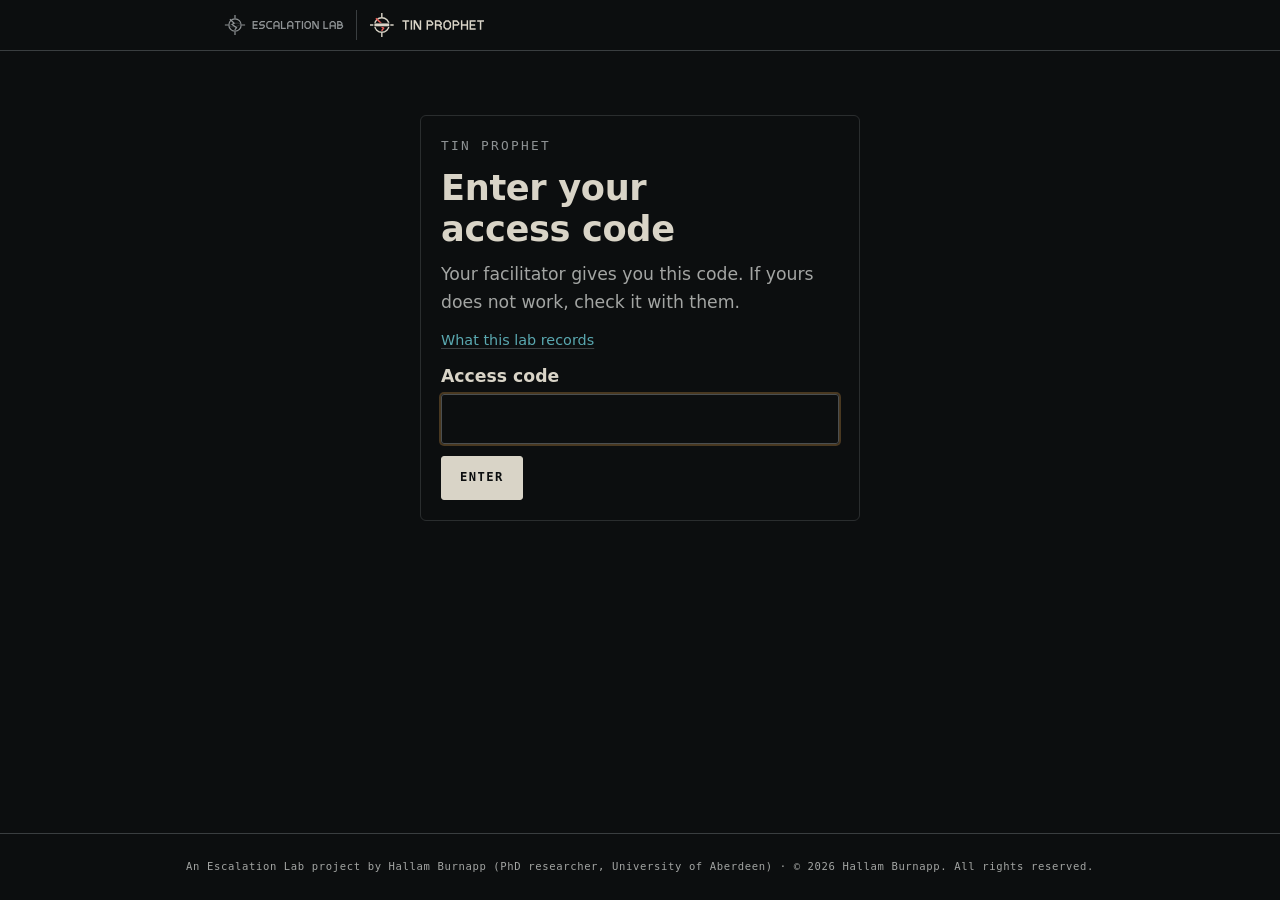
<file: lab/index.html>
<!DOCTYPE html>
<html lang="en-GB" data-theme="dark">
<head>
<meta charset="UTF-8">
<meta name="viewport" content="width=device-width, initial-scale=1.0">
<title>TIN PROPHET — a sealed research lab</title>
<meta http-equiv="Content-Security-Policy" content="default-src 'self'; connect-src 'self' https://lab-api.escalationlab.org; img-src 'self' data:; style-src 'self'; font-src 'self'">
<meta name="referrer" content="same-origin">
<meta name="robots" content="noindex, nofollow">
<meta name="description" content="TIN PROPHET: a sealed research lab. Access is by code only.">
<meta name="author" content="Hallam Burnapp">
<meta name="copyright" content="© 2026 Hallam Burnapp. All rights reserved.">
<meta name="theme-color" content="#0C0E0F">
<link rel="icon" href="favicon-32.png?v=b3b207232d" sizes="32x32" type="image/png">
<link rel="icon" href="favicon.svg?v=0fca3fe835" type="image/svg+xml">
<link rel="apple-touch-icon" href="apple-touch-icon.png?v=1955ed5b4b">
<link rel="manifest" href="/site.webmanifest">
<link rel="stylesheet" href="lab.css?v=24fef485dc">
</head>
<body>
<header class="topbar" id="topbar">
  <div class="topbar-inner">
    <div class="topbar-left">
      <a class="el-link" href="/" aria-label="Escalation Lab home page" title="Back to the Escalation Lab home page"><svg class="el-lockup" viewBox="0 0 545.8 100" aria-hidden="true" focusable="false"><g><circle cx="50" cy="50" r="28" fill="none" stroke="currentColor" stroke-width="5.5"/>
<path d="M50,4 V19.5 M96,50 H80.5 M50,96 V80.5 M4,50 H19.5" stroke="currentColor" stroke-width="5.5" fill="none"/>
<ellipse cx="50" cy="50" rx="24" ry="7.5" transform="rotate(-9 50 50)" fill="none" stroke="currentColor" stroke-width="2.2" opacity="0.55"/>
<path d="M27,24 L46,42 L37,48 L57,62 L49,72" fill="none" stroke="currentColor" stroke-width="5.5" stroke-linejoin="miter" stroke-miterlimit="10" stroke-linecap="butt"/></g>
<g transform="translate(130,32.0) scale(0.36)"><path transform="translate(0.00,0)" d="M66,8.0 H8.0 V92.0 H66 M8.0,50 H60" fill="none" stroke="currentColor" stroke-width="16" stroke-linejoin="miter" stroke-miterlimit="4"/>
<path transform="translate(82.00,0)" d="M74,8.0 H28.0 L8.0,28.0 V39 L19.0,50 H55.0 L66.0,61 V72.0 L46.0,92.0 H0" fill="none" stroke="currentColor" stroke-width="16" stroke-linejoin="miter" stroke-miterlimit="4"/>
<path transform="translate(172.00,0)" d="M74,8.0 H28.0 L8.0,28.0 V72.0 L28.0,92.0 H74" fill="none" stroke="currentColor" stroke-width="16" stroke-linejoin="miter" stroke-miterlimit="4"/>
<path transform="translate(262.00,0)" d="M8.0,100 V28.0 L28.0,8.0 H52.0 L72.0,28.0 V100 M8.0,60 H72.0" fill="none" stroke="currentColor" stroke-width="16" stroke-linejoin="miter" stroke-miterlimit="4"/>
<path transform="translate(358.00,0)" d="M8.0,0 V92.0 H62" fill="none" stroke="currentColor" stroke-width="16" stroke-linejoin="miter" stroke-miterlimit="4"/>
<path transform="translate(436.00,0)" d="M8.0,100 V28.0 L28.0,8.0 H52.0 L72.0,28.0 V100 M8.0,60 H72.0" fill="none" stroke="currentColor" stroke-width="16" stroke-linejoin="miter" stroke-miterlimit="4"/>
<path transform="translate(532.00,0)" d="M0,8.0 H74 M37.0,8.0 V100" fill="none" stroke="currentColor" stroke-width="16" stroke-linejoin="miter" stroke-miterlimit="4"/>
<path transform="translate(622.00,0)" d="M8.0,0 V100" fill="none" stroke="currentColor" stroke-width="16" stroke-linejoin="miter" stroke-miterlimit="4"/>
<path transform="translate(654.00,0)" d="M28.0,8.0 H56.0 L76.0,28.0 V72.0 L56.0,92.0 H28.0 L8.0,72.0 V28.0 Z" fill="none" stroke="currentColor" stroke-width="16" stroke-linejoin="miter" stroke-miterlimit="4"/>
<path transform="translate(754.00,0)" d="M0,0 H16 V100 H0 Z" fill="currentColor"/>
<path transform="translate(754.00,0)" d="M66,0 H82 V100 H66 Z" fill="currentColor"/>
<path transform="translate(754.00,0)" d="M0,0 H21.6 L82,100 H60.4 Z" fill="currentColor"/>
<path transform="translate(894.00,0)" d="M8.0,0 V92.0 H62" fill="none" stroke="currentColor" stroke-width="16" stroke-linejoin="miter" stroke-miterlimit="4"/>
<path transform="translate(972.00,0)" d="M8.0,100 V28.0 L28.0,8.0 H52.0 L72.0,28.0 V100 M8.0,60 H72.0" fill="none" stroke="currentColor" stroke-width="16" stroke-linejoin="miter" stroke-miterlimit="4"/>
<path transform="translate(1068.00,0)" d="M8.0,0 V100 M8.0,8.0 H40.0 L60.0,28.0 V39 L49.0,50 H8.0 M8.0,50 H57.0 L68.0,61 V72.0 L48.0,92.0 H8.0" fill="none" stroke="currentColor" stroke-width="16" stroke-linejoin="miter" stroke-miterlimit="4"/></g></svg><svg class="el-mark" viewBox="0 0 100 100" aria-hidden="true" focusable="false"><circle cx="50" cy="50" r="28" fill="none" stroke="currentColor" stroke-width="5.5"/>
<path d="M50,4 V19.5 M96,50 H80.5 M50,96 V80.5 M4,50 H19.5" stroke="currentColor" stroke-width="5.5" fill="none"/>
<ellipse cx="50" cy="50" rx="24" ry="7.5" transform="rotate(-9 50 50)" fill="none" stroke="currentColor" stroke-width="2.2" opacity="0.55"/>
<path d="M27,24 L46,42 L37,48 L57,62 L49,72" fill="none" stroke="currentColor" stroke-width="5.5" stroke-linejoin="miter" stroke-miterlimit="10" stroke-linecap="butt"/></svg></a>
      <img class="topbar-brand topbar-lockup" src="/brand/svg/lockup-sealed-lab.svg" alt="TIN PROPHET" width="452" height="100">
    </div>
    <span class="topbar-item" id="topScenario"></span>
    <span class="topbar-item" id="topSide"></span>
    <span class="topbar-item" id="topTurn"></span>
    <span class="topbar-item topbar-stage" id="topStage"></span>
    <span class="topbar-item topbar-timer mono" id="topTimer" role="timer" aria-live="off" aria-label="Turn timer"></span>
  </div>
  <div class="connection" id="connection" role="status" aria-atomic="true"></div>
</header>

<main class="app" id="main" aria-busy="true">
  <noscript><p class="notice">This page needs JavaScript. Please enable it and reload.</p></noscript>
</main>

<div class="sr-only" id="live" aria-live="polite" aria-atomic="true"></div>
<div class="sr-only" id="liveTimer" aria-live="polite" aria-atomic="true"></div>

<footer class="site-footer">
  <div class="credit">An Escalation Lab project by Hallam Burnapp (PhD researcher, University of Aberdeen) · © 2026 Hallam Burnapp. All rights reserved.</div>
</footer>

<script src="config.js?v=c4375a57f7"></script>
<script src="ui.js?v=d056817495"></script>
<script src="app.js?v=c94a52d2c1"></script>
</body>
</html>
</file>
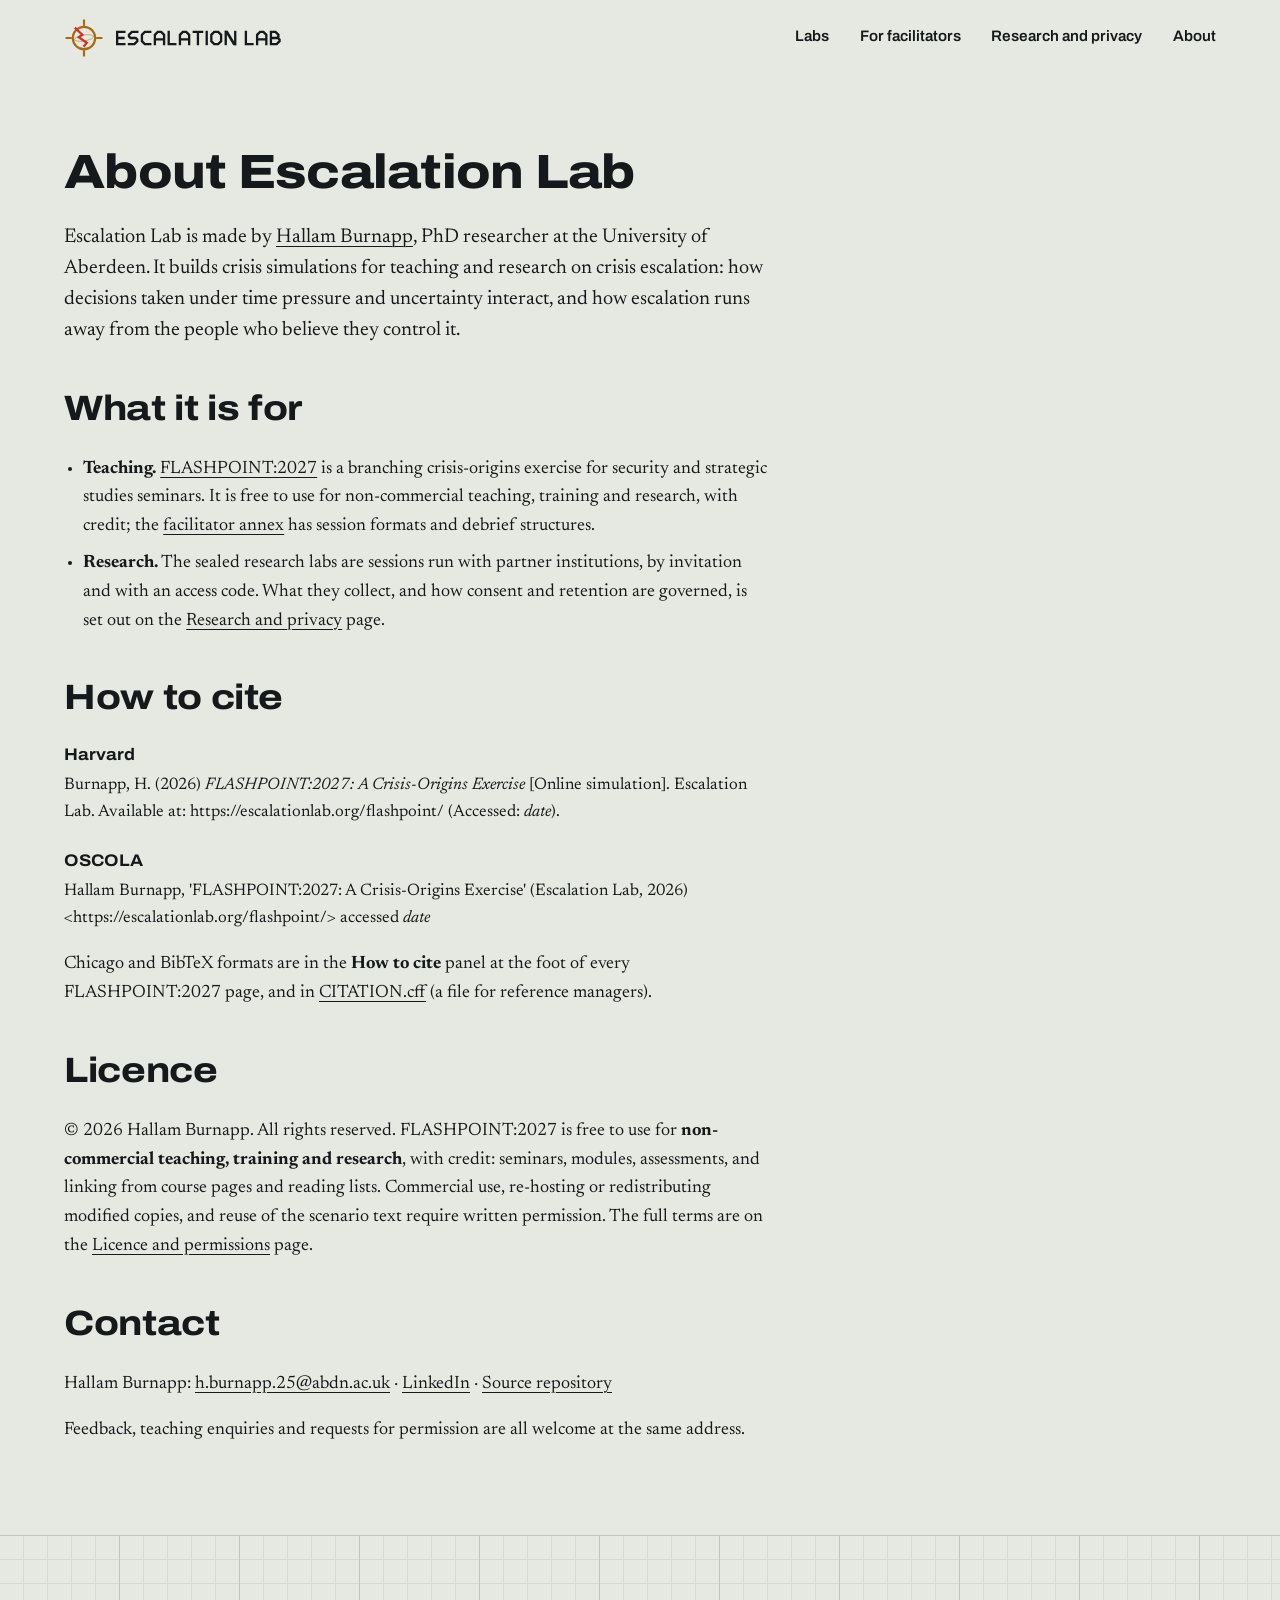
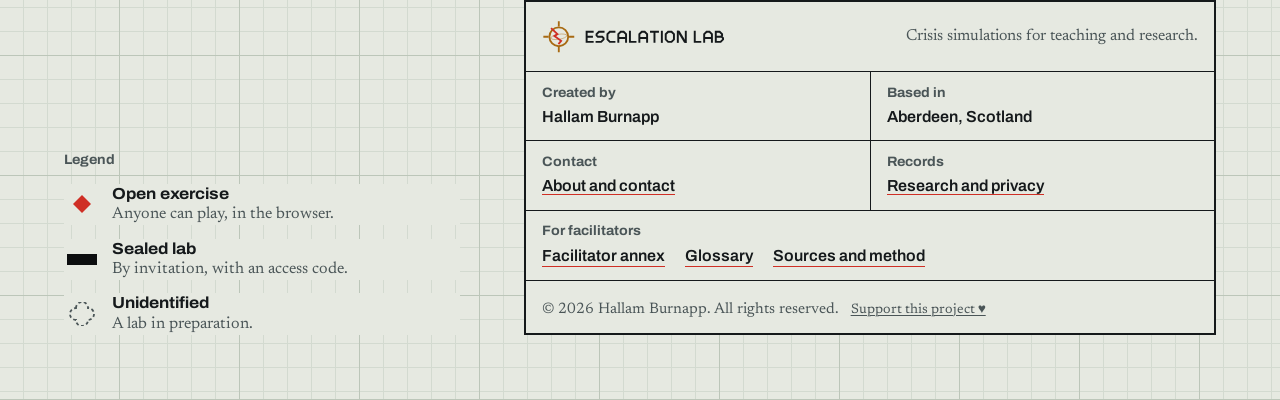
<file: about.html>
<!DOCTYPE html>
<html lang="en-GB">
<head>
<meta charset="utf-8">
<meta name="viewport" content="width=device-width, initial-scale=1">
<title>About and contact — Escalation Lab</title>
<meta name="description" content="Who makes Escalation Lab, what it is for, how to cite it, the licence, and how to get in touch.">
<meta name="author" content="Hallam Burnapp">
<meta name="copyright" content="© 2026 Hallam Burnapp. All rights reserved.">
<meta name="referrer" content="same-origin">
<link rel="canonical" href="https://escalationlab.org/about.html">
<meta name="theme-color" content="#E6E9E1">
<link rel="icon" href="/favicon.ico" sizes="32x32">
<link rel="icon" href="/favicon.svg" type="image/svg+xml">
<link rel="apple-touch-icon" href="/apple-touch-icon.png">
<link rel="manifest" href="/site.webmanifest">
<meta property="og:type" content="website">
<meta property="og:site_name" content="Escalation Lab">
<meta property="og:title" content="About and contact — Escalation Lab">
<meta property="og:description" content="Who makes Escalation Lab, what it is for, how to cite it, the licence, and how to get in touch.">
<meta property="og:url" content="https://escalationlab.org/about.html">
<meta property="og:image" content="https://escalationlab.org/og-image.png">
<meta property="og:image:width" content="1200">
<meta property="og:image:height" content="630">
<meta property="og:image:alt" content="Escalation Lab: crisis simulations for teaching and research, by Hallam Burnapp.">
<meta name="twitter:card" content="summary_large_image">
<meta name="twitter:title" content="About and contact — Escalation Lab">
<meta name="twitter:description" content="Who makes Escalation Lab, what it is for, how to cite it, the licence, and how to get in touch.">
<meta name="twitter:image" content="https://escalationlab.org/og-image.png">
<link rel="preconnect" href="https://fonts.googleapis.com">
<link rel="preconnect" href="https://fonts.gstatic.com" crossorigin>
<link href="https://fonts.googleapis.com/css2?family=Archivo:wdth,wght@62..125,500..800&family=IBM+Plex+Mono:wght@400;500&family=Newsreader:ital,opsz,wght@0,6..72,400..600;1,6..72,400&display=swap" rel="stylesheet">
<link rel="stylesheet" href="/site.css">
</head>
<body>
<header class="site-head">
  <div class="wrap">
    <a href="/" aria-label="Escalation Lab home"><svg class="lockup" viewBox="0 0 545.8 100" role="img" aria-label="Escalation Lab"><circle cx="50" cy="50" r="28" fill="none" stroke="#A86A12" stroke-width="5.5"/>
<path d="M50,4 V19.5 M96,50 H80.5 M50,96 V80.5 M4,50 H19.5" stroke="#A86A12" stroke-width="5.5" fill="none"/>
<ellipse cx="50" cy="50" rx="24" ry="7.5" transform="rotate(-9 50 50)" fill="none" stroke="#A86A12" stroke-width="2.2" opacity="0.55"/>
<path d="M27,24 L46,42 L37,48 L57,62 L49,72" fill="none" stroke="#CF2F25" stroke-width="5.5" stroke-linejoin="miter" stroke-miterlimit="10" stroke-linecap="butt"/><g color="#15191B" transform="translate(130,32) scale(0.36)"><path transform="translate(0.00,0)" d="M66,8.0 H8.0 V92.0 H66 M8.0,50 H60" fill="none" stroke="currentColor" stroke-width="16" stroke-linejoin="miter" stroke-miterlimit="4"/>
<path transform="translate(82.00,0)" d="M74,8.0 H28.0 L8.0,28.0 V39 L19.0,50 H55.0 L66.0,61 V72.0 L46.0,92.0 H0" fill="none" stroke="currentColor" stroke-width="16" stroke-linejoin="miter" stroke-miterlimit="4"/>
<path transform="translate(172.00,0)" d="M74,8.0 H28.0 L8.0,28.0 V72.0 L28.0,92.0 H74" fill="none" stroke="currentColor" stroke-width="16" stroke-linejoin="miter" stroke-miterlimit="4"/>
<path transform="translate(262.00,0)" d="M8.0,100 V28.0 L28.0,8.0 H52.0 L72.0,28.0 V100 M8.0,60 H72.0" fill="none" stroke="currentColor" stroke-width="16" stroke-linejoin="miter" stroke-miterlimit="4"/>
<path transform="translate(358.00,0)" d="M8.0,0 V92.0 H62" fill="none" stroke="currentColor" stroke-width="16" stroke-linejoin="miter" stroke-miterlimit="4"/>
<path transform="translate(436.00,0)" d="M8.0,100 V28.0 L28.0,8.0 H52.0 L72.0,28.0 V100 M8.0,60 H72.0" fill="none" stroke="currentColor" stroke-width="16" stroke-linejoin="miter" stroke-miterlimit="4"/>
<path transform="translate(532.00,0)" d="M0,8.0 H74 M37.0,8.0 V100" fill="none" stroke="currentColor" stroke-width="16" stroke-linejoin="miter" stroke-miterlimit="4"/>
<path transform="translate(622.00,0)" d="M8.0,0 V100" fill="none" stroke="currentColor" stroke-width="16" stroke-linejoin="miter" stroke-miterlimit="4"/>
<path transform="translate(654.00,0)" d="M28.0,8.0 H56.0 L76.0,28.0 V72.0 L56.0,92.0 H28.0 L8.0,72.0 V28.0 Z" fill="none" stroke="currentColor" stroke-width="16" stroke-linejoin="miter" stroke-miterlimit="4"/>
<path transform="translate(754.00,0)" d="M0,0 H16 V100 H0 Z" fill="currentColor"/>
<path transform="translate(754.00,0)" d="M66,0 H82 V100 H66 Z" fill="currentColor"/>
<path transform="translate(754.00,0)" d="M0,0 H21.6 L82,100 H60.4 Z" fill="currentColor"/>
<path transform="translate(894.00,0)" d="M8.0,0 V92.0 H62" fill="none" stroke="currentColor" stroke-width="16" stroke-linejoin="miter" stroke-miterlimit="4"/>
<path transform="translate(972.00,0)" d="M8.0,100 V28.0 L28.0,8.0 H52.0 L72.0,28.0 V100 M8.0,60 H72.0" fill="none" stroke="currentColor" stroke-width="16" stroke-linejoin="miter" stroke-miterlimit="4"/>
<path transform="translate(1068.00,0)" d="M8.0,0 V100 M8.0,8.0 H40.0 L60.0,28.0 V39 L49.0,50 H8.0 M8.0,50 H57.0 L68.0,61 V72.0 L48.0,92.0 H8.0" fill="none" stroke="currentColor" stroke-width="16" stroke-linejoin="miter" stroke-miterlimit="4"/></g></svg></a>
    <nav class="site-nav" aria-label="Main">
      <ul>
        <li><a href="/#labs">Labs</a></li>
        <li><a href="/#facilitators">For facilitators</a></li>
        <li><a href="/research.html">Research and privacy</a></li>
        <li><a href="/about.html">About</a></li>
      </ul>
    </nav>
  </div>
</header>
<main class="page" id="main">
  <div class="wrap"><div class="col">
  <h1>About Escalation Lab</h1>
  <p class="lede">Escalation Lab is made by <a href="https://www.linkedin.com/in/hallam-burnapp/" rel="noopener">Hallam Burnapp</a>, PhD researcher at the University of Aberdeen. It builds crisis simulations for teaching and research on crisis escalation: how decisions taken under time pressure and uncertainty interact, and how escalation runs away from the people who believe they control it.</p>

  <h2>What it is for</h2>
  <ul>
    <li><strong>Teaching.</strong> <a href="/flashpoint/">FLASHPOINT:2027</a> is a branching crisis-origins exercise for security and strategic studies seminars. It is free to use for non-commercial teaching, training and research, with credit; the <a href="/flashpoint/instructor.html">facilitator annex</a> has session formats and debrief structures.</li>
    <li><strong>Research.</strong> The sealed research labs are sessions run with partner institutions, by invitation and with an access code. What they collect, and how consent and retention are governed, is set out on the <a href="/research.html">Research and privacy</a> page.</li>
  </ul>

  <h2>How to cite</h2>
  <div class="cite">
    <h3>Harvard</h3>
    <p>Burnapp, H. (2026) <em>FLASHPOINT:2027: A Crisis-Origins Exercise</em> [Online simulation]. Escalation Lab. Available at: https://escalationlab.org/flashpoint/ (Accessed: <em>date</em>).</p>
  </div>
  <div class="cite">
    <h3>OSCOLA</h3>
    <p>Hallam Burnapp, 'FLASHPOINT:2027: A Crisis-Origins Exercise' (Escalation Lab, 2026) &lt;https://escalationlab.org/flashpoint/&gt; accessed <em>date</em></p>
  </div>
  <p>Chicago and BibTeX formats are in the <strong>How to cite</strong> panel at the foot of every FLASHPOINT:2027 page, and in <a href="/CITATION.cff" download>CITATION.cff</a> (a file for reference managers).</p>

  <h2>Licence</h2>
  <p>© 2026 Hallam Burnapp. All rights reserved. FLASHPOINT:2027 is free to use for <strong>non-commercial teaching, training and research</strong>, with credit: seminars, modules, assessments, and linking from course pages and reading lists. Commercial use, re-hosting or redistributing modified copies, and reuse of the scenario text require written permission. The full terms are on the <a href="/licence.html">Licence and permissions</a> page.</p>

  <h2>Contact</h2>
  <p>Hallam Burnapp: <a href="mailto:h.burnapp.25@abdn.ac.uk?subject=Escalation%20Lab%20enquiry">h.burnapp.25@abdn.ac.uk</a> · <a href="https://www.linkedin.com/in/hallam-burnapp/" rel="noopener">LinkedIn</a> · <a href="https://github.com/hallamburnapp-cloud/flashpoint-2027" rel="noopener">Source repository</a></p>
  <p>Feedback, teaching enquiries and requests for permission are all welcome at the same address.</p>
  </div></div>
</main>
<footer class="site-foot table">
  <div class="wrap foot-grid">
    <section class="legend" aria-labelledby="legend-title">
      <h2 id="legend-title">Legend</h2>
      <ul>
        <li><svg viewBox="0 0 36 24" aria-hidden="true"><path d="M18,3 L27,12 L18,21 L9,12 Z" fill="#CF2F25"/></svg><p style="margin:0"><b>Open exercise</b><span>Anyone can play, in the browser.</span></p></li>
        <li><svg viewBox="0 0 36 24" aria-hidden="true"><rect x="3" y="7" width="30" height="11" fill="#0C0E0F"/></svg><p style="margin:0"><b>Sealed lab</b><span>By invitation, with an access code.</span></p></li>
        <li><svg viewBox="0 0 36 24" aria-hidden="true"><path d="M12,6 a6,6 0 0 1 12,0 a6,6 0 0 1 0,12 a6,6 0 0 1 -12,0 a6,6 0 0 1 0,-12 Z" transform="translate(0 0)" fill="none" stroke="#4A5557" stroke-width="1.8" stroke-dasharray="3 2.5"/></svg><p style="margin:0"><b>Unidentified</b><span>A lab in preparation.</span></p></li>
      </ul>
    </section>
    <div class="titleblock">
      <div class="tb-title">
        <a href="/" aria-label="Escalation Lab home"><svg class="lockup" viewBox="0 0 545.8 100" aria-hidden="true" focusable="false"><circle cx="50" cy="50" r="28" fill="none" stroke="#A86A12" stroke-width="5.5"/>
<path d="M50,4 V19.5 M96,50 H80.5 M50,96 V80.5 M4,50 H19.5" stroke="#A86A12" stroke-width="5.5" fill="none"/>
<ellipse cx="50" cy="50" rx="24" ry="7.5" transform="rotate(-9 50 50)" fill="none" stroke="#A86A12" stroke-width="2.2" opacity="0.55"/>
<path d="M27,24 L46,42 L37,48 L57,62 L49,72" fill="none" stroke="#CF2F25" stroke-width="5.5" stroke-linejoin="miter" stroke-miterlimit="10" stroke-linecap="butt"/><g color="#15191B" transform="translate(130,32) scale(0.36)"><path transform="translate(0.00,0)" d="M66,8.0 H8.0 V92.0 H66 M8.0,50 H60" fill="none" stroke="currentColor" stroke-width="16" stroke-linejoin="miter" stroke-miterlimit="4"/>
<path transform="translate(82.00,0)" d="M74,8.0 H28.0 L8.0,28.0 V39 L19.0,50 H55.0 L66.0,61 V72.0 L46.0,92.0 H0" fill="none" stroke="currentColor" stroke-width="16" stroke-linejoin="miter" stroke-miterlimit="4"/>
<path transform="translate(172.00,0)" d="M74,8.0 H28.0 L8.0,28.0 V72.0 L28.0,92.0 H74" fill="none" stroke="currentColor" stroke-width="16" stroke-linejoin="miter" stroke-miterlimit="4"/>
<path transform="translate(262.00,0)" d="M8.0,100 V28.0 L28.0,8.0 H52.0 L72.0,28.0 V100 M8.0,60 H72.0" fill="none" stroke="currentColor" stroke-width="16" stroke-linejoin="miter" stroke-miterlimit="4"/>
<path transform="translate(358.00,0)" d="M8.0,0 V92.0 H62" fill="none" stroke="currentColor" stroke-width="16" stroke-linejoin="miter" stroke-miterlimit="4"/>
<path transform="translate(436.00,0)" d="M8.0,100 V28.0 L28.0,8.0 H52.0 L72.0,28.0 V100 M8.0,60 H72.0" fill="none" stroke="currentColor" stroke-width="16" stroke-linejoin="miter" stroke-miterlimit="4"/>
<path transform="translate(532.00,0)" d="M0,8.0 H74 M37.0,8.0 V100" fill="none" stroke="currentColor" stroke-width="16" stroke-linejoin="miter" stroke-miterlimit="4"/>
<path transform="translate(622.00,0)" d="M8.0,0 V100" fill="none" stroke="currentColor" stroke-width="16" stroke-linejoin="miter" stroke-miterlimit="4"/>
<path transform="translate(654.00,0)" d="M28.0,8.0 H56.0 L76.0,28.0 V72.0 L56.0,92.0 H28.0 L8.0,72.0 V28.0 Z" fill="none" stroke="currentColor" stroke-width="16" stroke-linejoin="miter" stroke-miterlimit="4"/>
<path transform="translate(754.00,0)" d="M0,0 H16 V100 H0 Z" fill="currentColor"/>
<path transform="translate(754.00,0)" d="M66,0 H82 V100 H66 Z" fill="currentColor"/>
<path transform="translate(754.00,0)" d="M0,0 H21.6 L82,100 H60.4 Z" fill="currentColor"/>
<path transform="translate(894.00,0)" d="M8.0,0 V92.0 H62" fill="none" stroke="currentColor" stroke-width="16" stroke-linejoin="miter" stroke-miterlimit="4"/>
<path transform="translate(972.00,0)" d="M8.0,100 V28.0 L28.0,8.0 H52.0 L72.0,28.0 V100 M8.0,60 H72.0" fill="none" stroke="currentColor" stroke-width="16" stroke-linejoin="miter" stroke-miterlimit="4"/>
<path transform="translate(1068.00,0)" d="M8.0,0 V100 M8.0,8.0 H40.0 L60.0,28.0 V39 L49.0,50 H8.0 M8.0,50 H57.0 L68.0,61 V72.0 L48.0,92.0 H8.0" fill="none" stroke="currentColor" stroke-width="16" stroke-linejoin="miter" stroke-miterlimit="4"/></g></svg></a>
        <p>Crisis simulations for teaching and research.</p>
      </div>
      <div class="tb-cell"><p class="tb-label">Created by</p><p class="tb-value">Hallam Burnapp</p></div>
      <div class="tb-cell tb-r"><p class="tb-label">Based in</p><p class="tb-value">Aberdeen, Scotland</p></div>
      <div class="tb-cell"><p class="tb-label">Contact</p><p class="tb-value"><a href="/about.html">About and contact</a></p></div>
      <div class="tb-cell tb-r"><p class="tb-label">Records</p><p class="tb-value"><a href="/research.html">Research and privacy</a></p></div>
      <div class="tb-wide"><p class="tb-label">For facilitators</p><p class="tb-value tb-links"><a href="/flashpoint/instructor.html">Facilitator annex</a><a href="/flashpoint/glossary.html">Glossary</a><a href="/flashpoint/sources.html">Sources and method</a></p></div>
      <div class="tb-wide"><p class="tb-rights">© 2026 Hallam Burnapp. All rights reserved. <a class="tb-support" href="https://ko-fi.com/hallamburnapp" rel="noopener">Support this project ♥</a></p></div>
    </div>
  </div>
</footer>
</body>
</html>
</file>
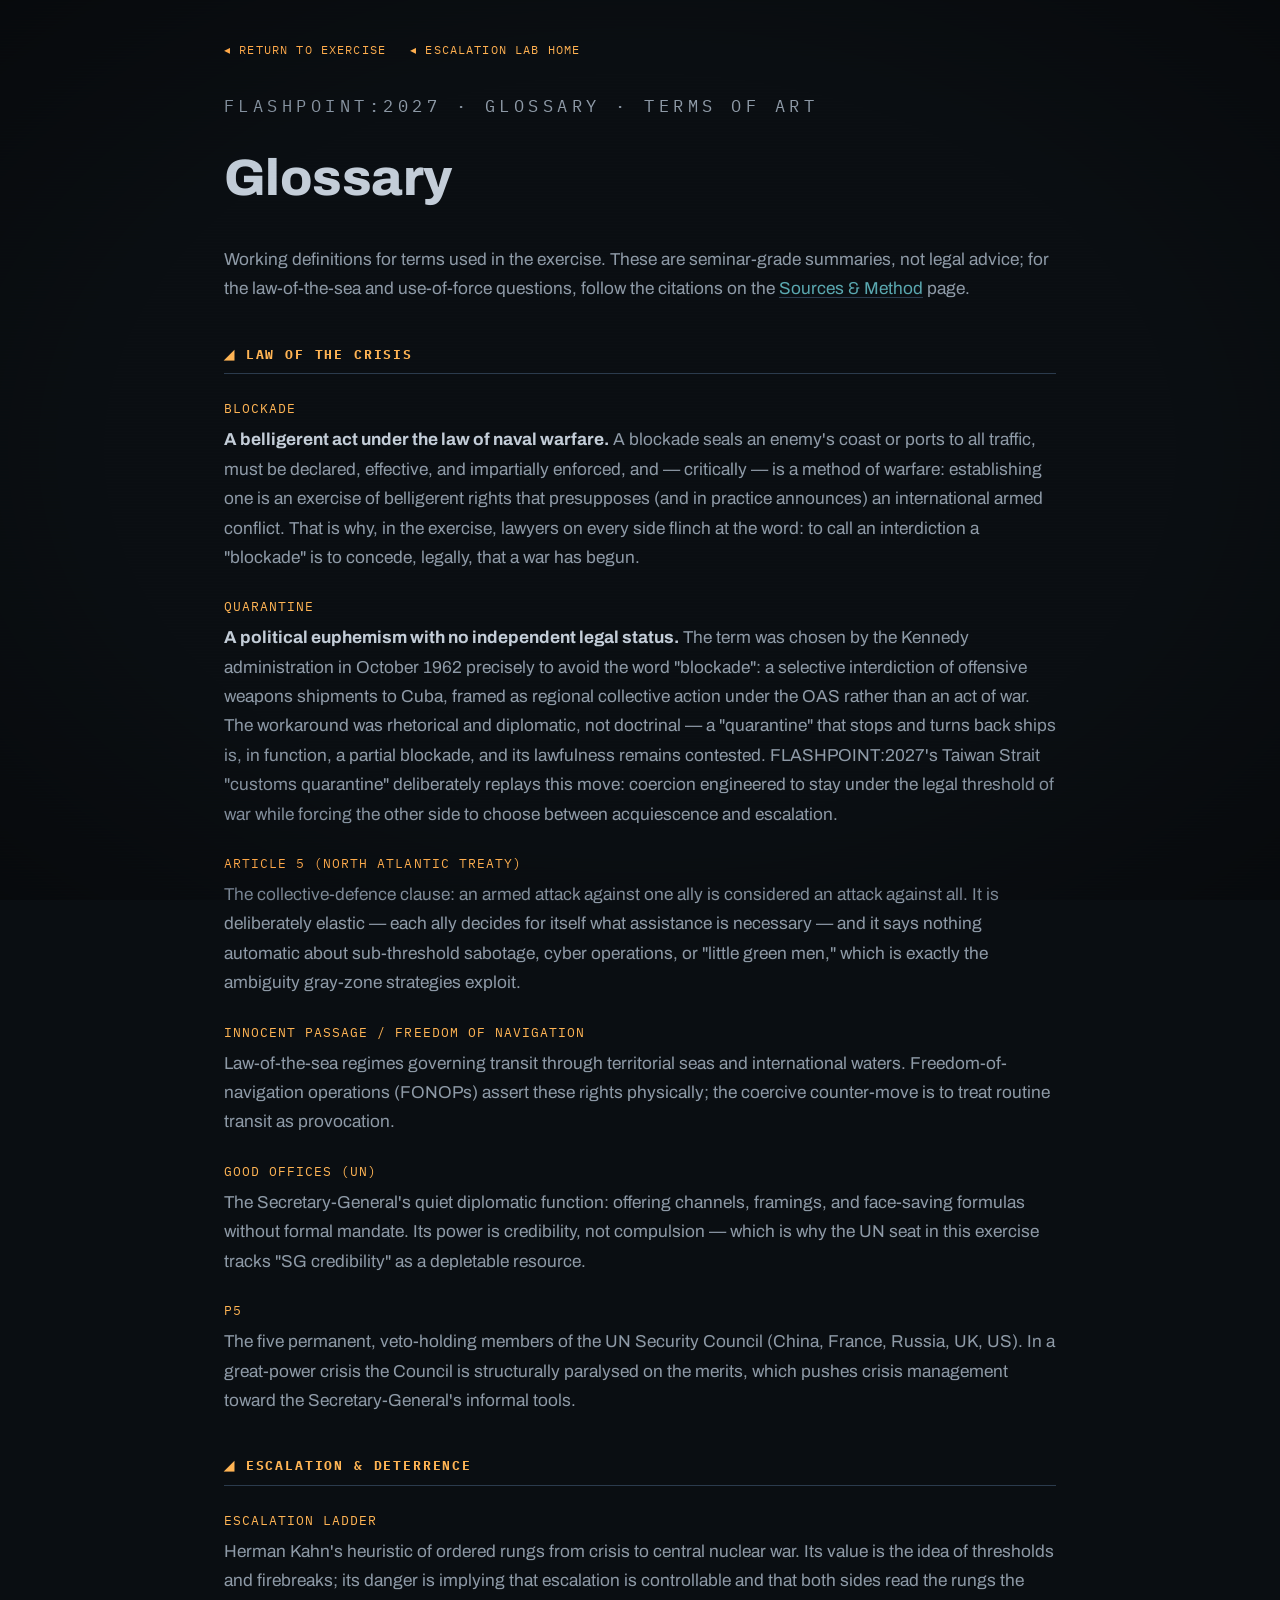
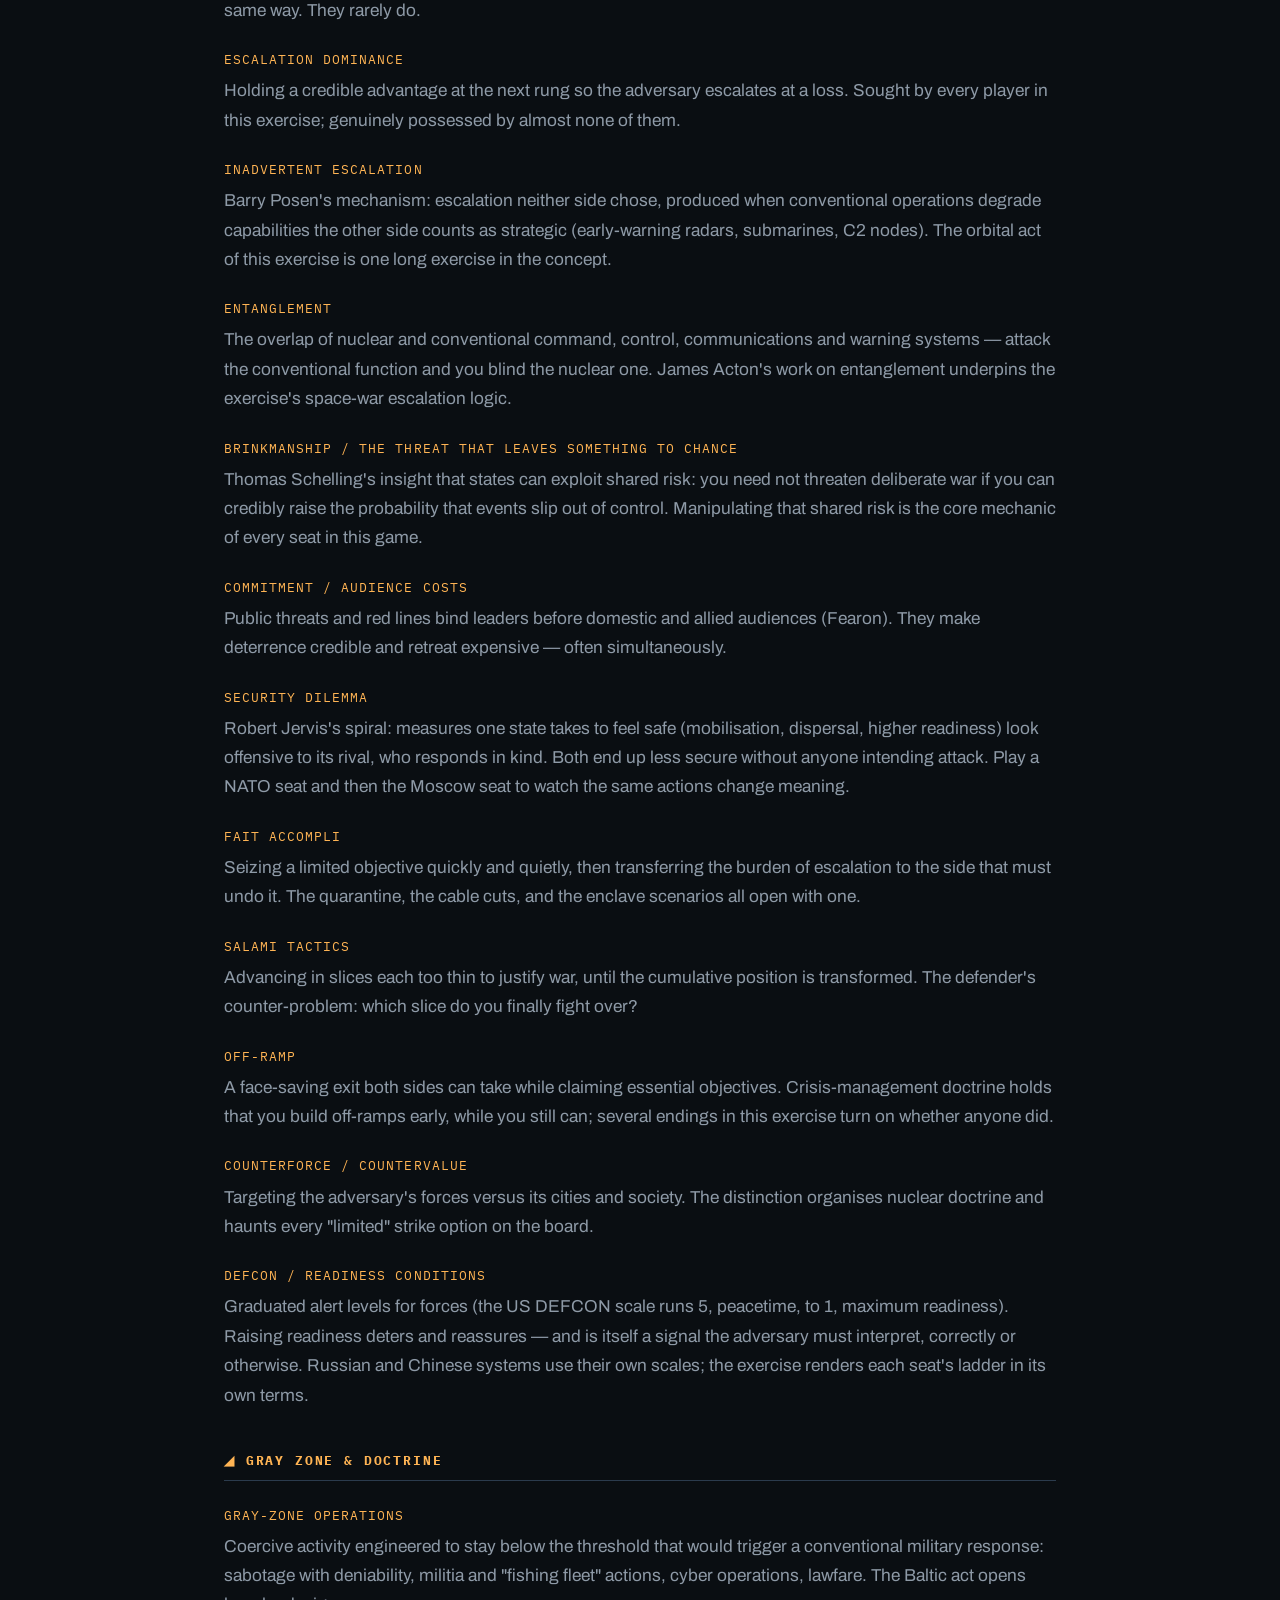
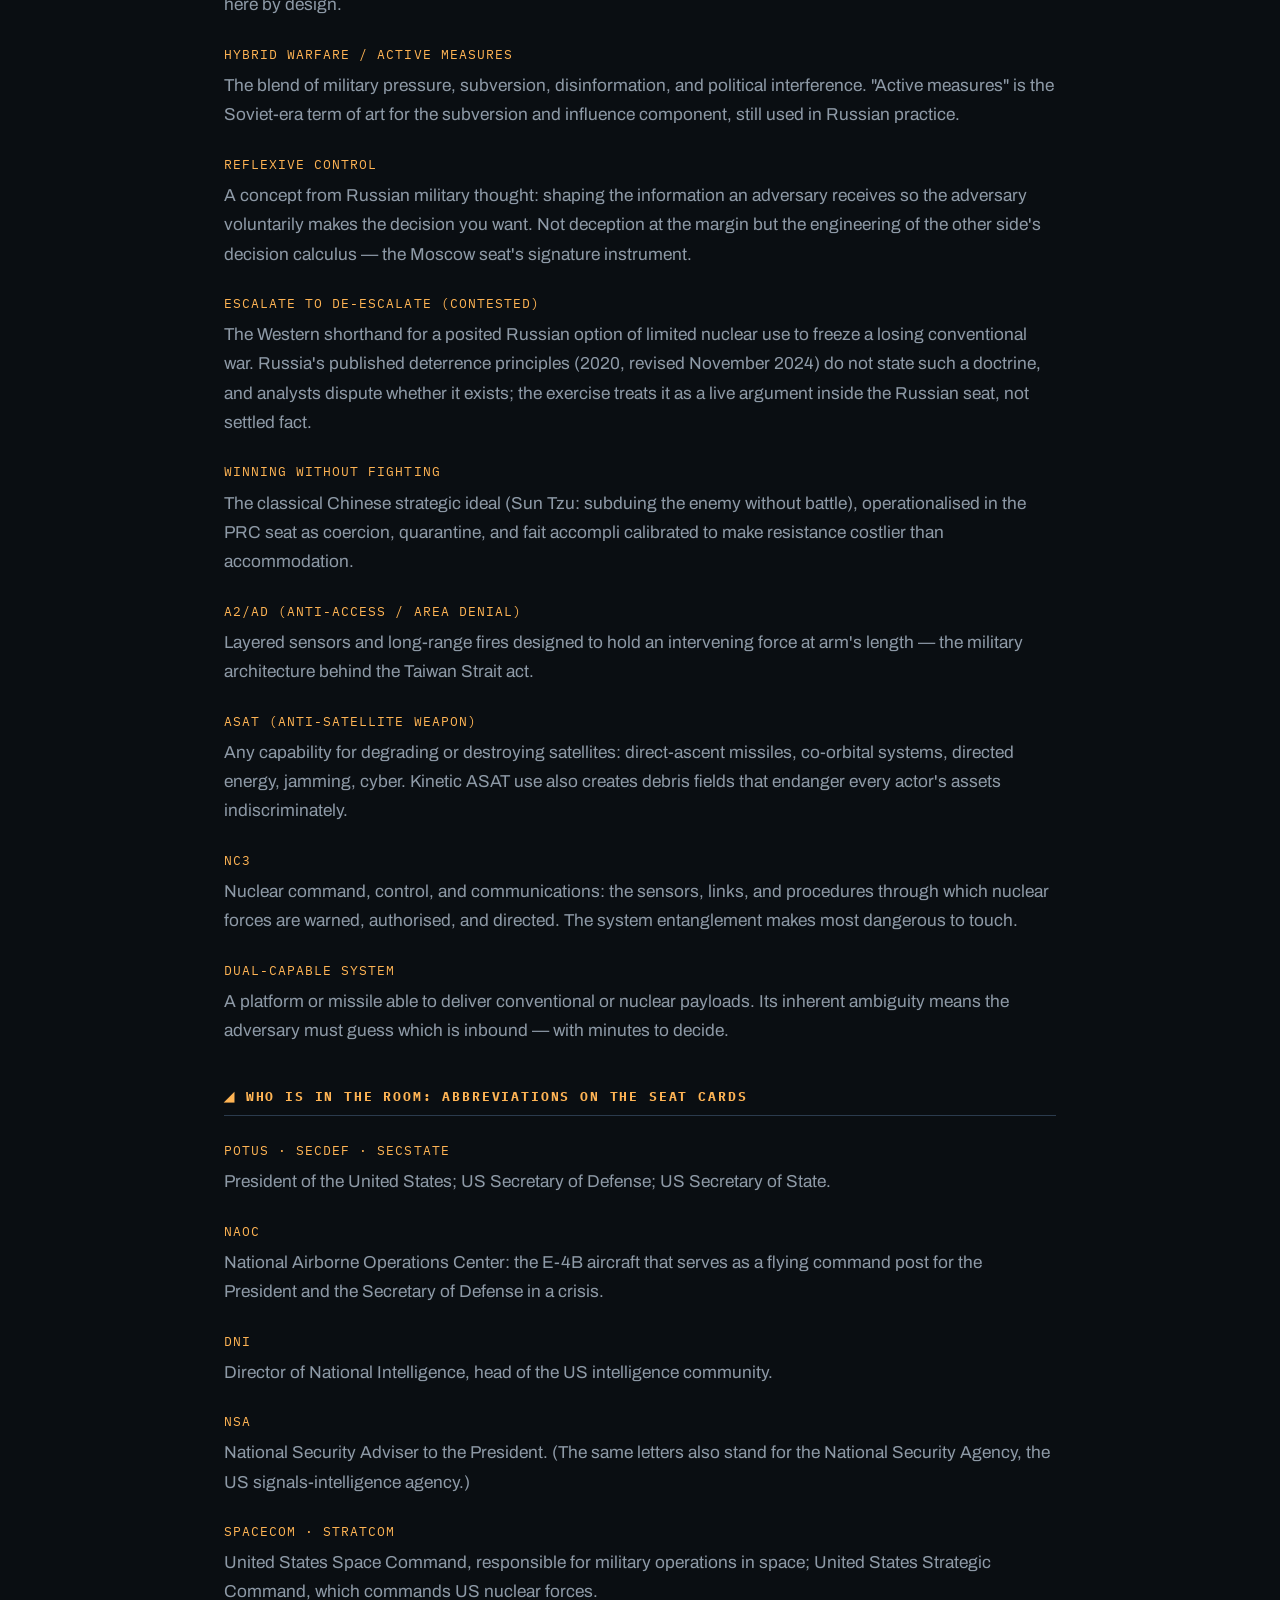
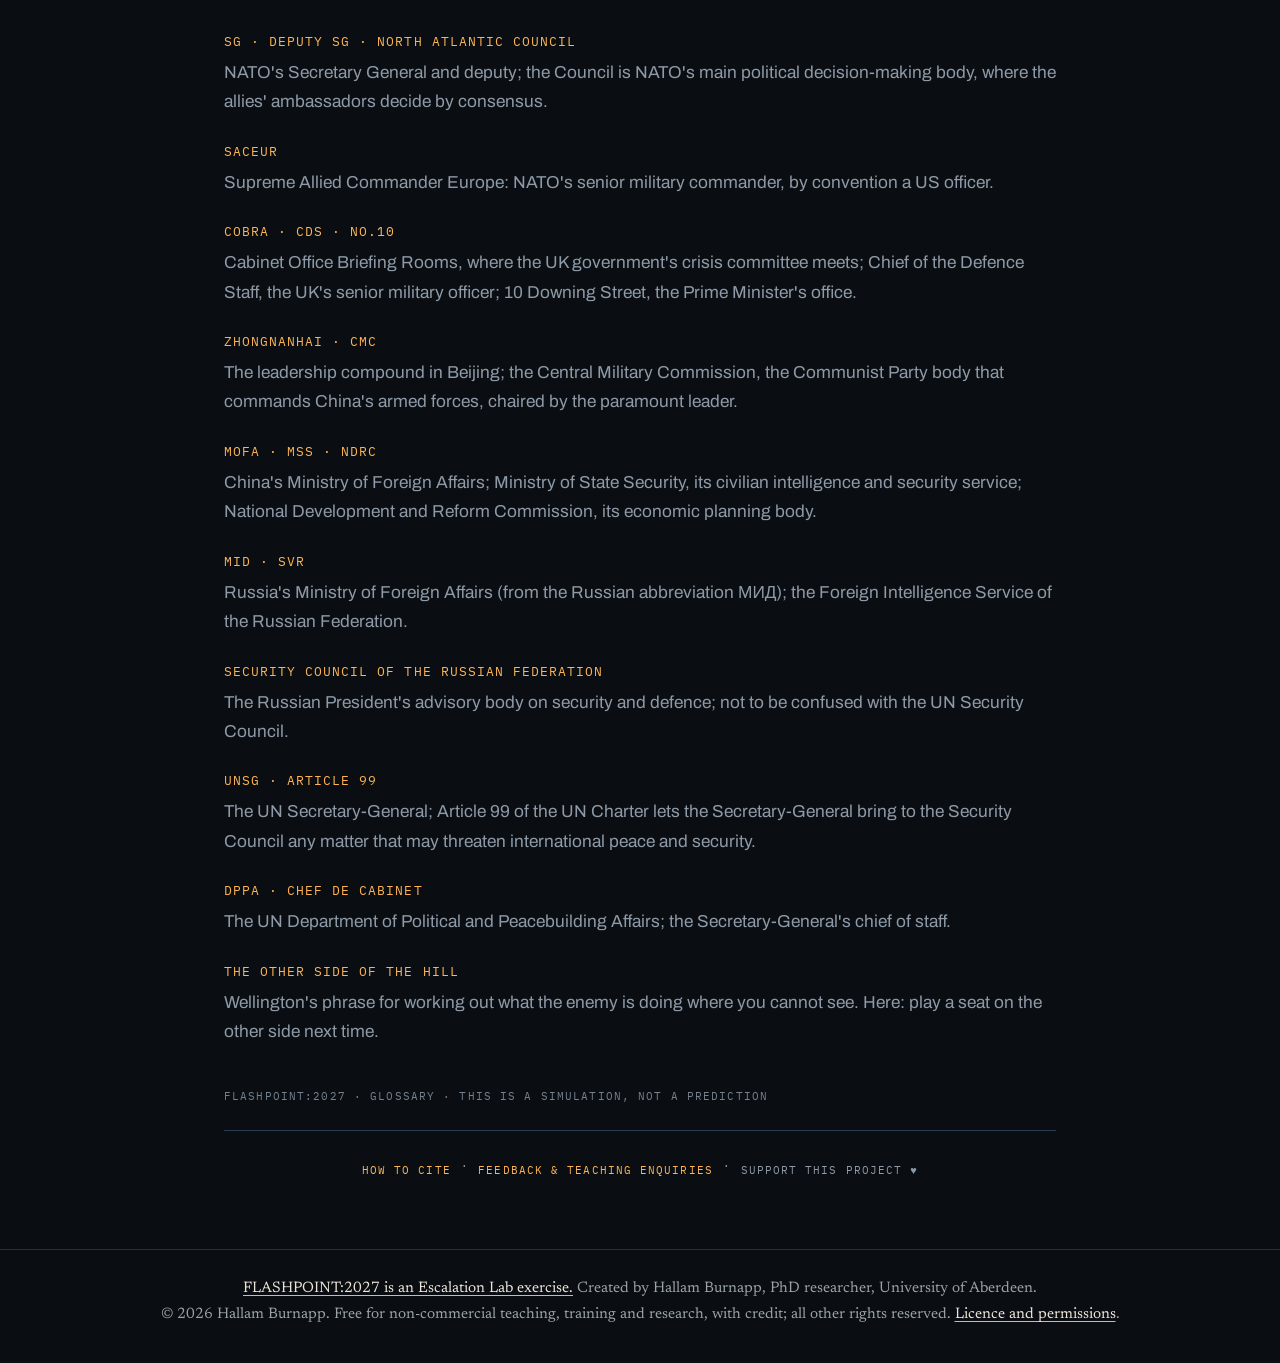
<file: glossary.html>
<!DOCTYPE html>
<html lang="en-GB">
<head>
<meta charset="utf-8">
<meta name="viewport" content="width=device-width, initial-scale=1">
<title>Glossary — FLASHPOINT:2027</title>
<meta name="robots" content="noindex">
<meta http-equiv="refresh" content="0; url=/flashpoint/glossary.html">
<link rel="canonical" href="https://escalationlab.org/flashpoint/glossary.html">
<meta name="theme-color" content="#E6E9E1">
<link rel="icon" href="/favicon.ico" sizes="32x32">
<link rel="icon" href="/favicon.svg" type="image/svg+xml">
<link rel="apple-touch-icon" href="/apple-touch-icon.png">
<link rel="manifest" href="/site.webmanifest">
<link rel="stylesheet" href="/site.css">
</head>
<body>
<main class="page" id="main"><div class="wrap"><div class="col">
  <h1>The Glossary has moved.</h1>
  <p>If you are not taken there automatically, open <a href="/flashpoint/glossary.html">escalationlab.org/flashpoint/glossary.html</a>.</p>
</div></div></main>
</body>
</html>
</file>
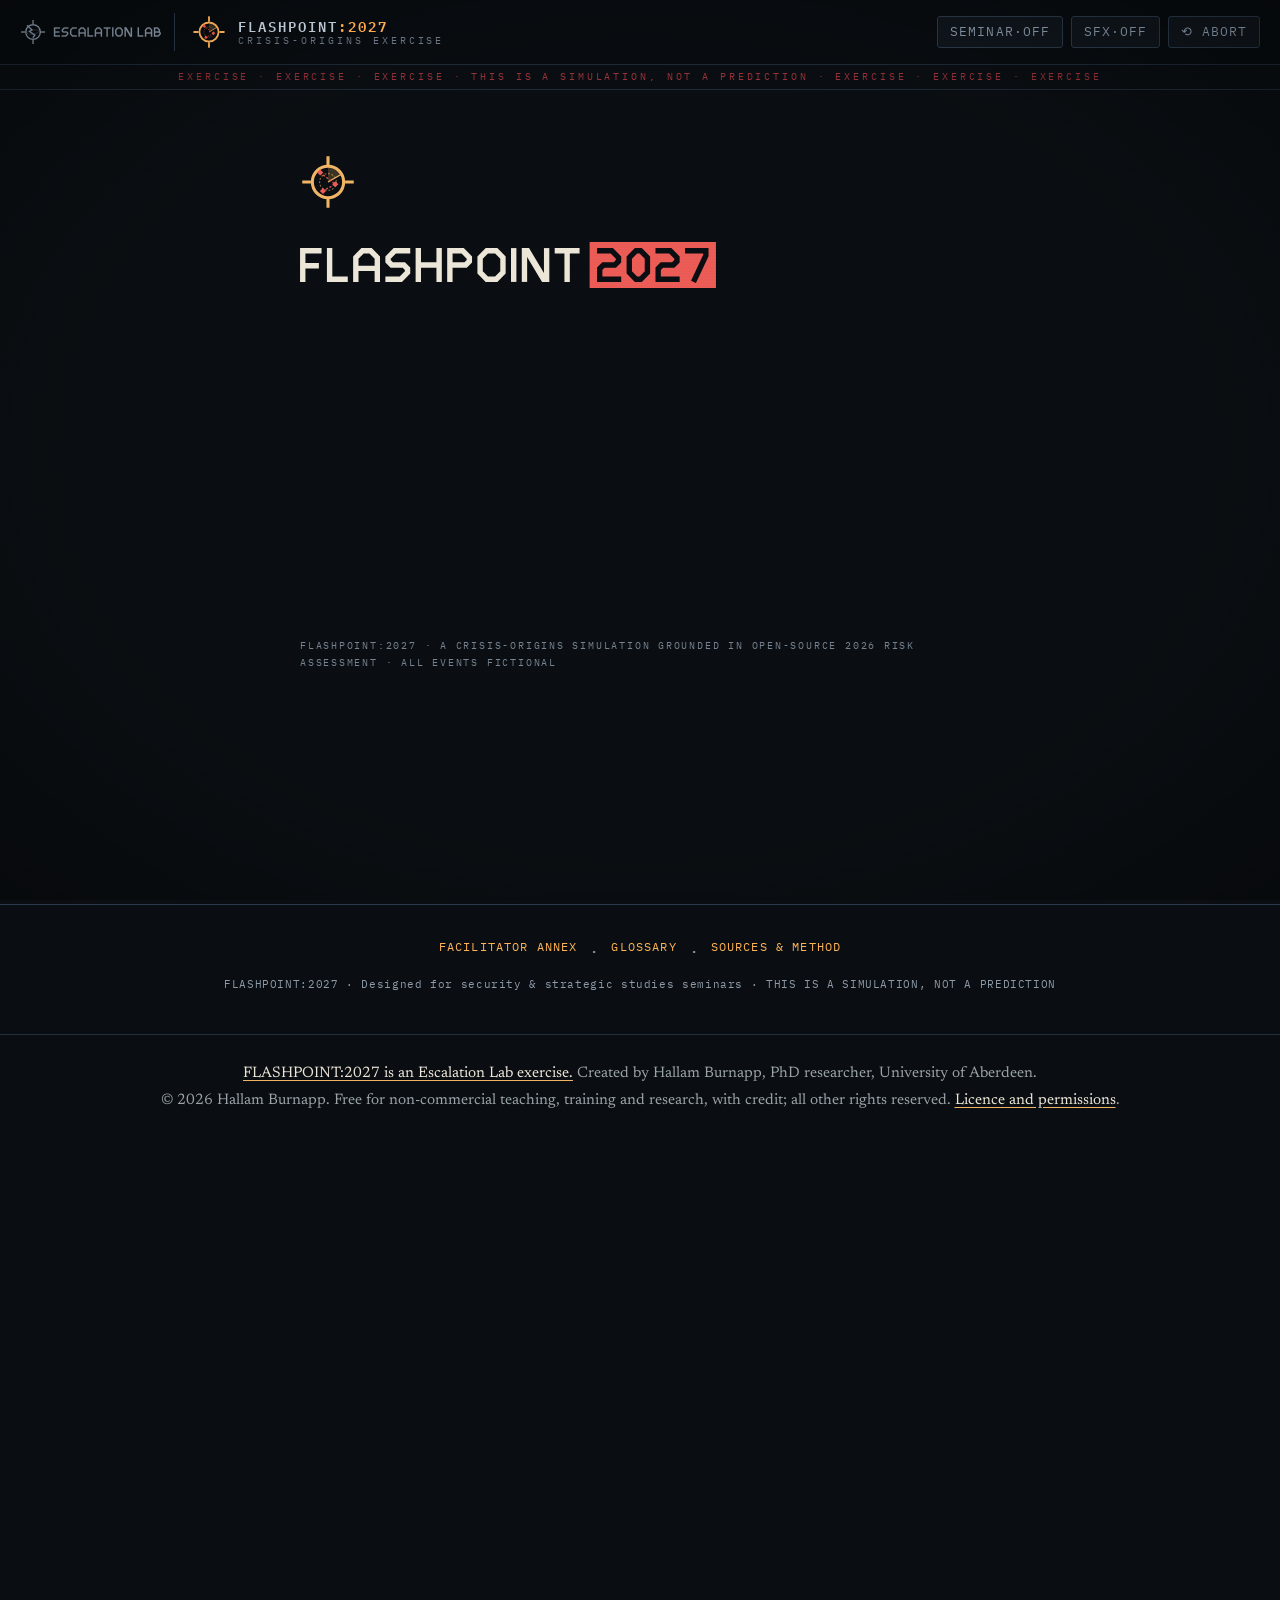
<file: index-2.html>
<!DOCTYPE html>
<html lang="en-GB">
<head>
<meta charset="utf-8">
<meta name="viewport" content="width=device-width, initial-scale=1">
<title>FLASHPOINT:2027</title>
<meta name="robots" content="noindex">
<meta http-equiv="refresh" content="0; url=/flashpoint/">
<link rel="canonical" href="https://escalationlab.org/flashpoint/">
<meta name="theme-color" content="#E6E9E1">
<link rel="icon" href="/favicon.ico" sizes="32x32">
<link rel="icon" href="/favicon.svg" type="image/svg+xml">
<link rel="apple-touch-icon" href="/apple-touch-icon.png">
<link rel="manifest" href="/site.webmanifest">
<link rel="stylesheet" href="/site.css">
</head>
<body>
<main class="page" id="main"><div class="wrap"><div class="col">
  <h1>This page has moved.</h1>
  <p>If you are not taken there automatically, open <a href="/flashpoint/">escalationlab.org/flashpoint/</a>.</p>
</div></div></main>
</body>
</html>
</file>
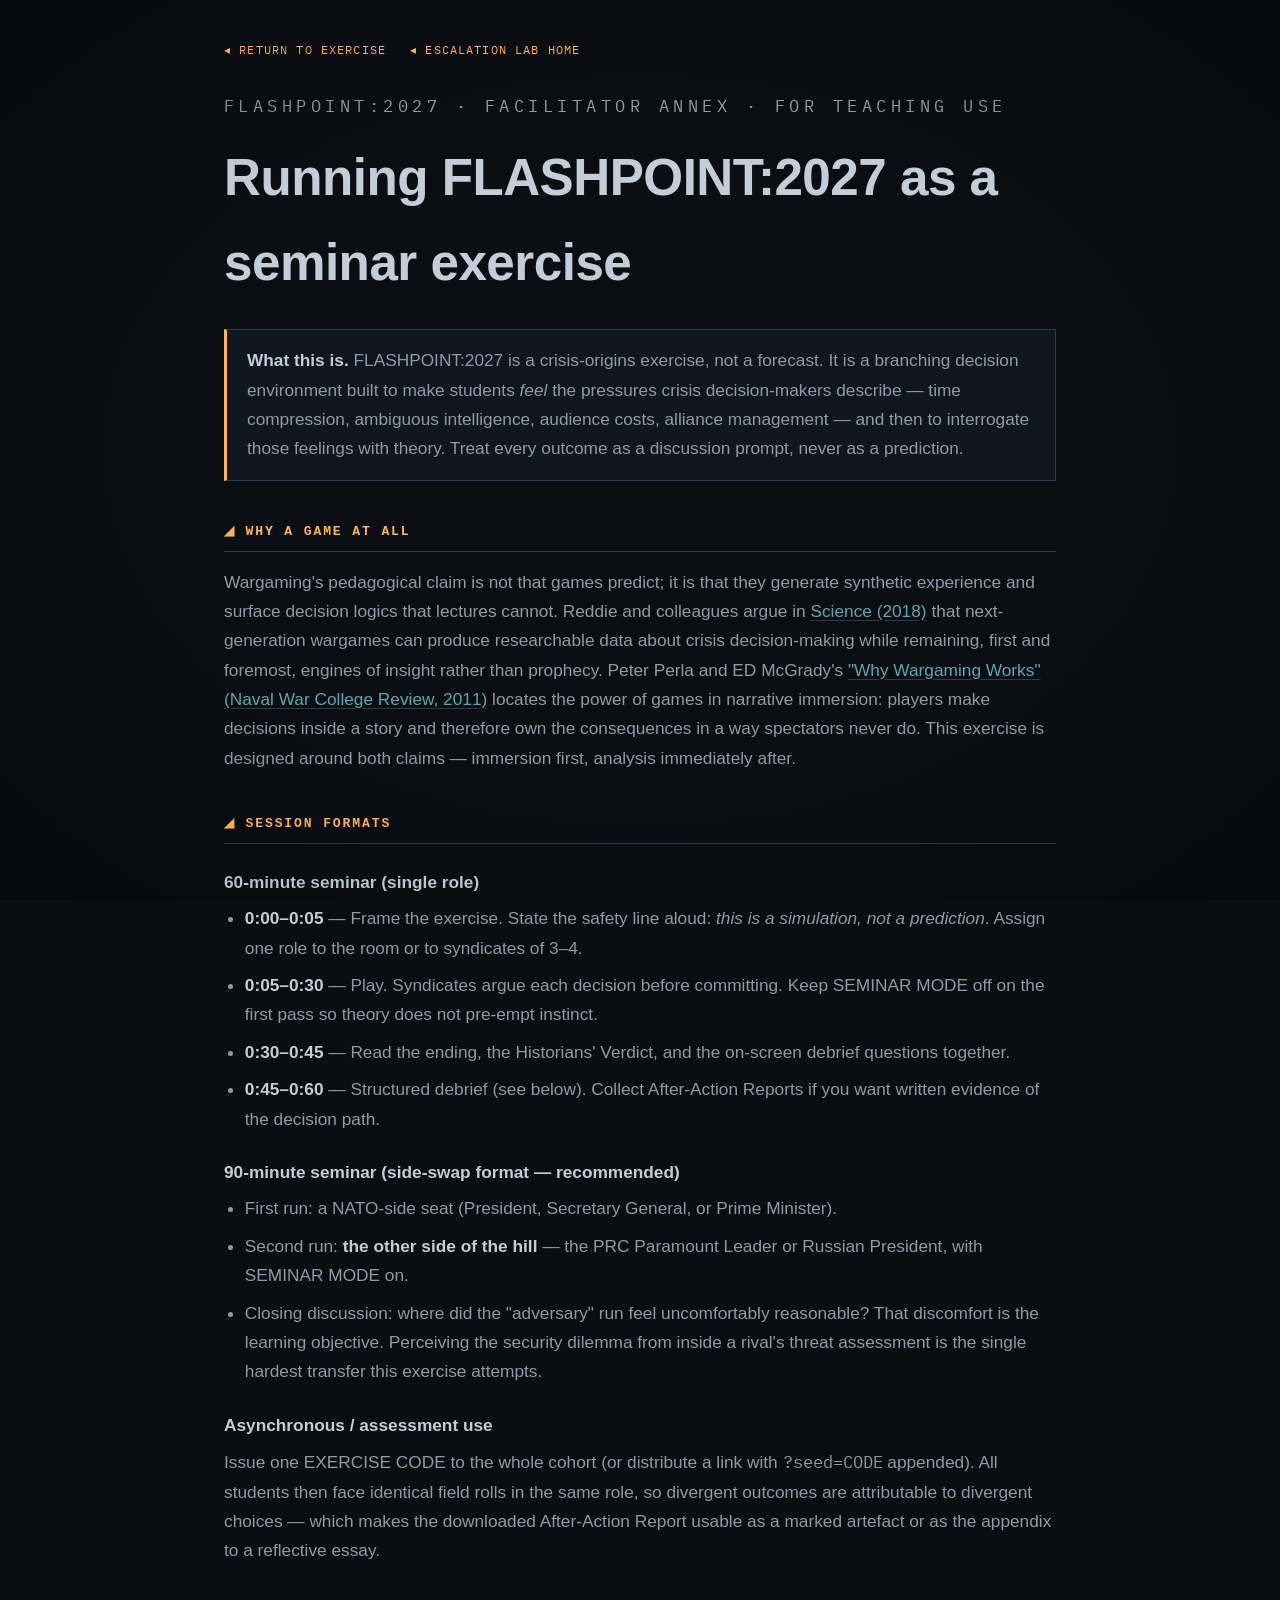
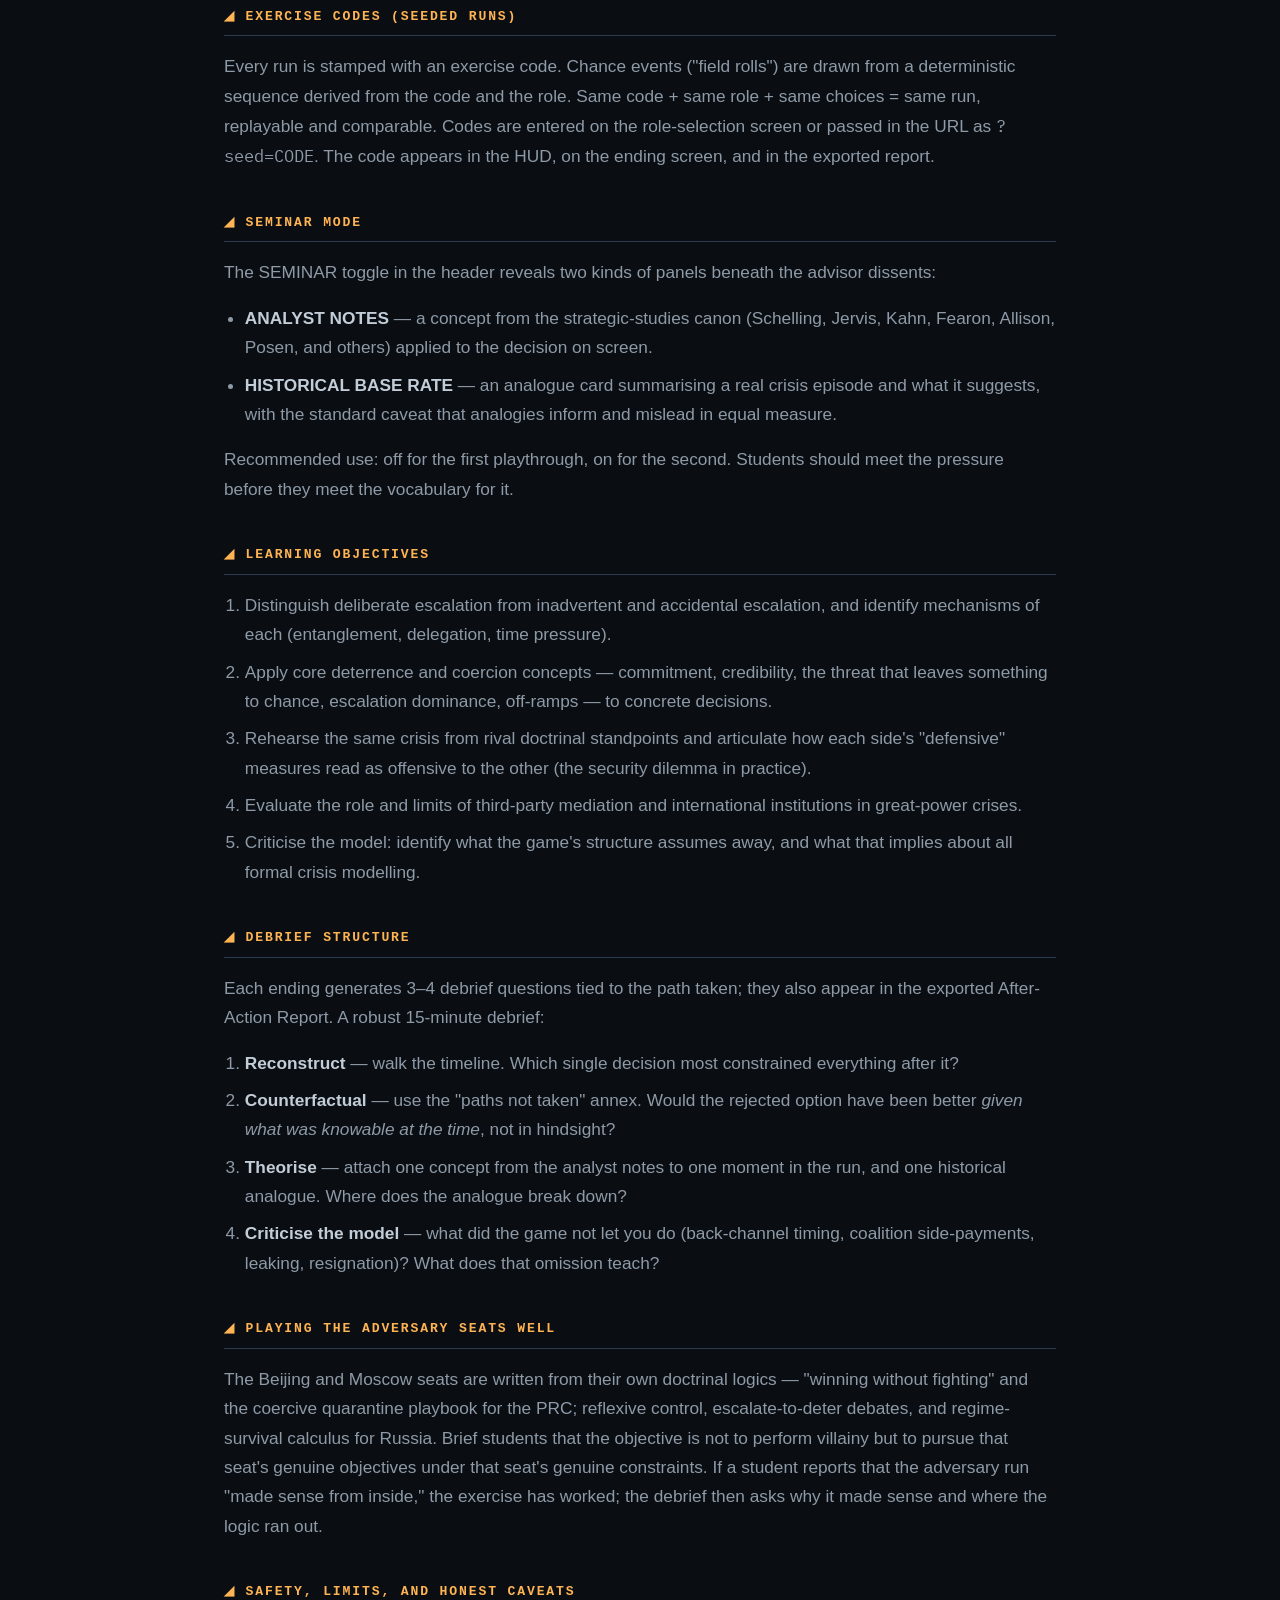
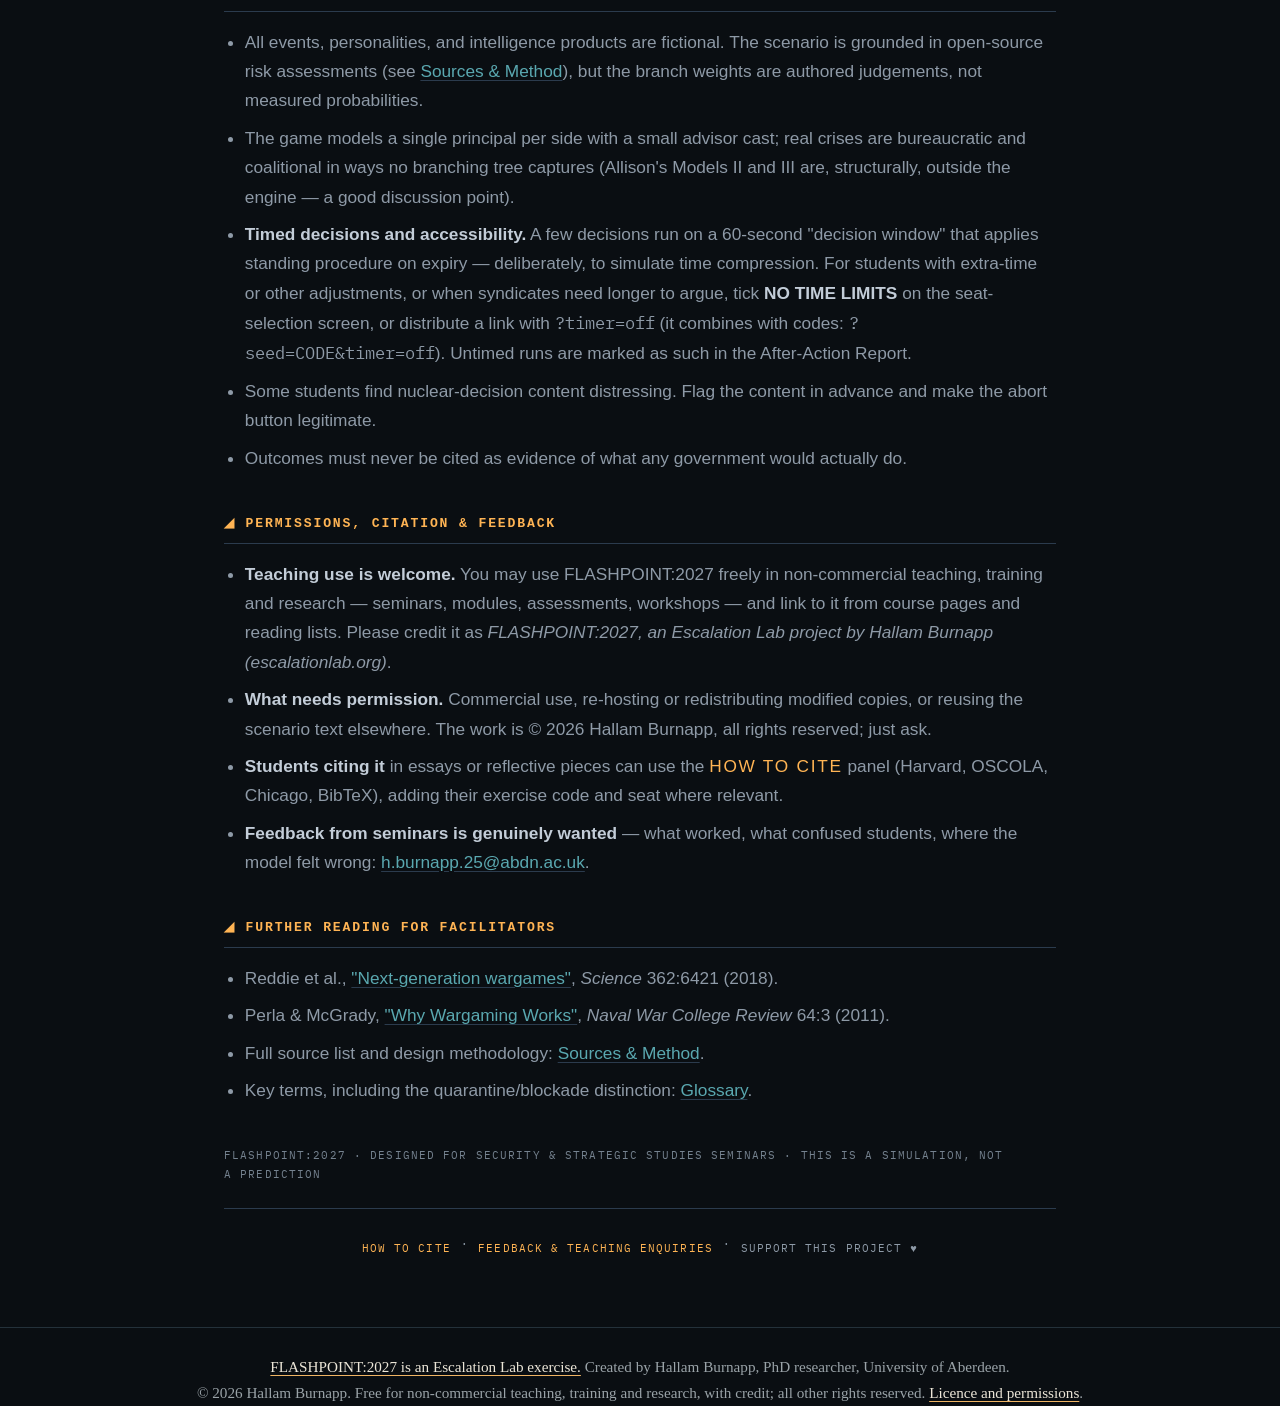
<file: instructor.html>
<!DOCTYPE html>
<html lang="en-GB">
<head>
<meta charset="utf-8">
<meta name="viewport" content="width=device-width, initial-scale=1">
<title>Facilitator annex — FLASHPOINT:2027</title>
<meta name="robots" content="noindex">
<meta http-equiv="refresh" content="0; url=/flashpoint/instructor.html">
<link rel="canonical" href="https://escalationlab.org/flashpoint/instructor.html">
<meta name="theme-color" content="#E6E9E1">
<link rel="icon" href="/favicon.ico" sizes="32x32">
<link rel="icon" href="/favicon.svg" type="image/svg+xml">
<link rel="apple-touch-icon" href="/apple-touch-icon.png">
<link rel="manifest" href="/site.webmanifest">
<link rel="stylesheet" href="/site.css">
</head>
<body>
<main class="page" id="main"><div class="wrap"><div class="col">
  <h1>The Facilitator annex has moved.</h1>
  <p>If you are not taken there automatically, open <a href="/flashpoint/instructor.html">escalationlab.org/flashpoint/instructor.html</a>.</p>
</div></div></main>
</body>
</html>
</file>
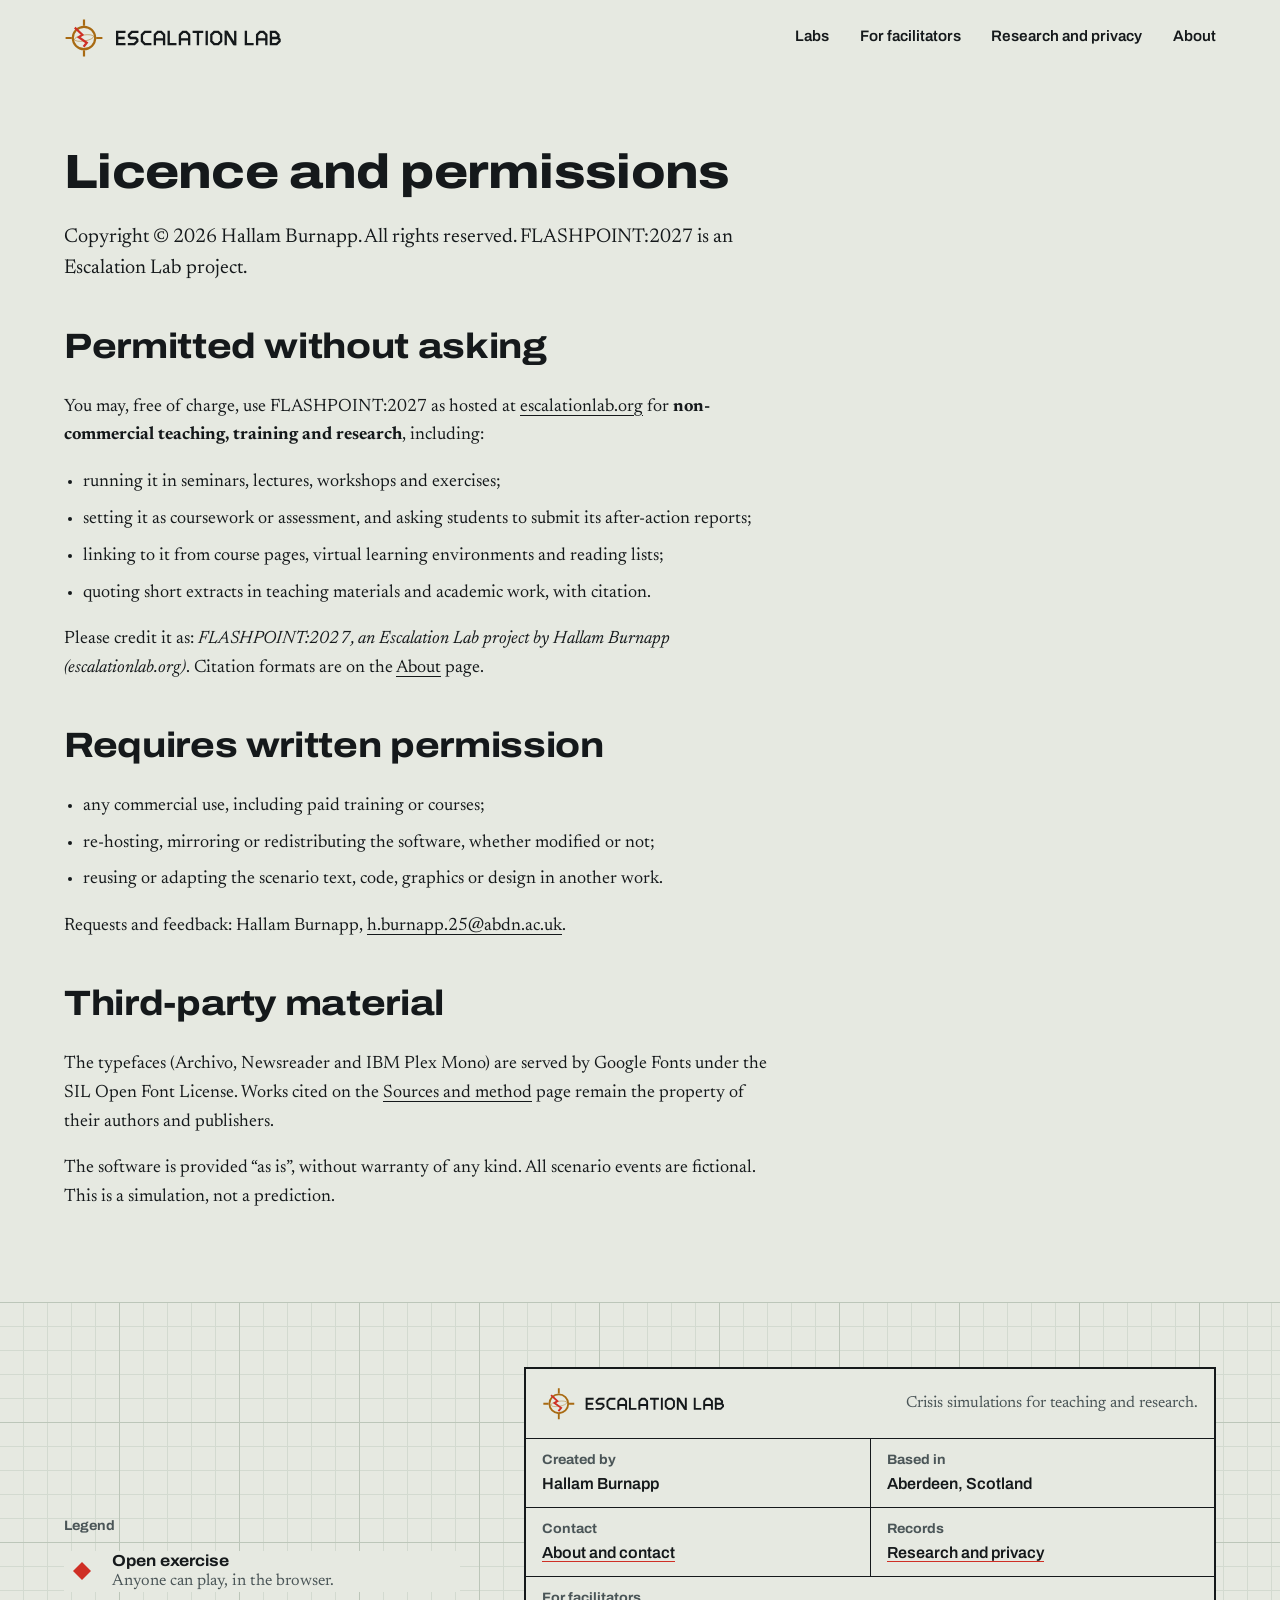
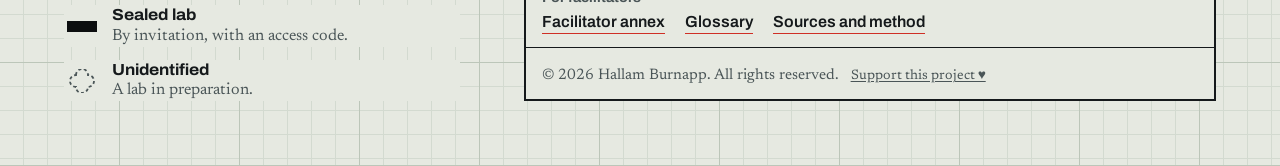
<file: licence.html>
<!DOCTYPE html>
<html lang="en-GB">
<head>
<meta charset="utf-8">
<meta name="viewport" content="width=device-width, initial-scale=1">
<title>Licence and permissions — Escalation Lab</title>
<meta name="description" content="The terms for using FLASHPOINT:2027 and other Escalation Lab material: free for non-commercial teaching, training and research, with credit.">
<meta name="author" content="Hallam Burnapp">
<meta name="copyright" content="© 2026 Hallam Burnapp. All rights reserved.">
<meta name="referrer" content="same-origin">
<link rel="canonical" href="https://escalationlab.org/licence.html">
<meta name="theme-color" content="#E6E9E1">
<link rel="icon" href="/favicon.ico" sizes="32x32">
<link rel="icon" href="/favicon.svg" type="image/svg+xml">
<link rel="apple-touch-icon" href="/apple-touch-icon.png">
<link rel="manifest" href="/site.webmanifest">
<meta property="og:type" content="website">
<meta property="og:site_name" content="Escalation Lab">
<meta property="og:title" content="Licence and permissions — Escalation Lab">
<meta property="og:description" content="The terms for using FLASHPOINT:2027 and other Escalation Lab material: free for non-commercial teaching, training and research, with credit.">
<meta property="og:url" content="https://escalationlab.org/licence.html">
<meta property="og:image" content="https://escalationlab.org/og-image.png">
<meta property="og:image:width" content="1200">
<meta property="og:image:height" content="630">
<meta property="og:image:alt" content="Escalation Lab: crisis simulations for teaching and research, by Hallam Burnapp.">
<meta name="twitter:card" content="summary_large_image">
<meta name="twitter:title" content="Licence and permissions — Escalation Lab">
<meta name="twitter:description" content="The terms for using FLASHPOINT:2027 and other Escalation Lab material: free for non-commercial teaching, training and research, with credit.">
<meta name="twitter:image" content="https://escalationlab.org/og-image.png">
<link rel="preconnect" href="https://fonts.googleapis.com">
<link rel="preconnect" href="https://fonts.gstatic.com" crossorigin>
<link href="https://fonts.googleapis.com/css2?family=Archivo:wdth,wght@62..125,500..800&family=IBM+Plex+Mono:wght@400;500&family=Newsreader:ital,opsz,wght@0,6..72,400..600;1,6..72,400&display=swap" rel="stylesheet">
<link rel="stylesheet" href="/site.css">
</head>
<body>
<header class="site-head">
  <div class="wrap">
    <a href="/" aria-label="Escalation Lab home"><svg class="lockup" viewBox="0 0 545.8 100" role="img" aria-label="Escalation Lab"><circle cx="50" cy="50" r="28" fill="none" stroke="#A86A12" stroke-width="5.5"/>
<path d="M50,4 V19.5 M96,50 H80.5 M50,96 V80.5 M4,50 H19.5" stroke="#A86A12" stroke-width="5.5" fill="none"/>
<ellipse cx="50" cy="50" rx="24" ry="7.5" transform="rotate(-9 50 50)" fill="none" stroke="#A86A12" stroke-width="2.2" opacity="0.55"/>
<path d="M27,24 L46,42 L37,48 L57,62 L49,72" fill="none" stroke="#CF2F25" stroke-width="5.5" stroke-linejoin="miter" stroke-miterlimit="10" stroke-linecap="butt"/><g color="#15191B" transform="translate(130,32) scale(0.36)"><path transform="translate(0.00,0)" d="M66,8.0 H8.0 V92.0 H66 M8.0,50 H60" fill="none" stroke="currentColor" stroke-width="16" stroke-linejoin="miter" stroke-miterlimit="4"/>
<path transform="translate(82.00,0)" d="M74,8.0 H28.0 L8.0,28.0 V39 L19.0,50 H55.0 L66.0,61 V72.0 L46.0,92.0 H0" fill="none" stroke="currentColor" stroke-width="16" stroke-linejoin="miter" stroke-miterlimit="4"/>
<path transform="translate(172.00,0)" d="M74,8.0 H28.0 L8.0,28.0 V72.0 L28.0,92.0 H74" fill="none" stroke="currentColor" stroke-width="16" stroke-linejoin="miter" stroke-miterlimit="4"/>
<path transform="translate(262.00,0)" d="M8.0,100 V28.0 L28.0,8.0 H52.0 L72.0,28.0 V100 M8.0,60 H72.0" fill="none" stroke="currentColor" stroke-width="16" stroke-linejoin="miter" stroke-miterlimit="4"/>
<path transform="translate(358.00,0)" d="M8.0,0 V92.0 H62" fill="none" stroke="currentColor" stroke-width="16" stroke-linejoin="miter" stroke-miterlimit="4"/>
<path transform="translate(436.00,0)" d="M8.0,100 V28.0 L28.0,8.0 H52.0 L72.0,28.0 V100 M8.0,60 H72.0" fill="none" stroke="currentColor" stroke-width="16" stroke-linejoin="miter" stroke-miterlimit="4"/>
<path transform="translate(532.00,0)" d="M0,8.0 H74 M37.0,8.0 V100" fill="none" stroke="currentColor" stroke-width="16" stroke-linejoin="miter" stroke-miterlimit="4"/>
<path transform="translate(622.00,0)" d="M8.0,0 V100" fill="none" stroke="currentColor" stroke-width="16" stroke-linejoin="miter" stroke-miterlimit="4"/>
<path transform="translate(654.00,0)" d="M28.0,8.0 H56.0 L76.0,28.0 V72.0 L56.0,92.0 H28.0 L8.0,72.0 V28.0 Z" fill="none" stroke="currentColor" stroke-width="16" stroke-linejoin="miter" stroke-miterlimit="4"/>
<path transform="translate(754.00,0)" d="M0,0 H16 V100 H0 Z" fill="currentColor"/>
<path transform="translate(754.00,0)" d="M66,0 H82 V100 H66 Z" fill="currentColor"/>
<path transform="translate(754.00,0)" d="M0,0 H21.6 L82,100 H60.4 Z" fill="currentColor"/>
<path transform="translate(894.00,0)" d="M8.0,0 V92.0 H62" fill="none" stroke="currentColor" stroke-width="16" stroke-linejoin="miter" stroke-miterlimit="4"/>
<path transform="translate(972.00,0)" d="M8.0,100 V28.0 L28.0,8.0 H52.0 L72.0,28.0 V100 M8.0,60 H72.0" fill="none" stroke="currentColor" stroke-width="16" stroke-linejoin="miter" stroke-miterlimit="4"/>
<path transform="translate(1068.00,0)" d="M8.0,0 V100 M8.0,8.0 H40.0 L60.0,28.0 V39 L49.0,50 H8.0 M8.0,50 H57.0 L68.0,61 V72.0 L48.0,92.0 H8.0" fill="none" stroke="currentColor" stroke-width="16" stroke-linejoin="miter" stroke-miterlimit="4"/></g></svg></a>
    <nav class="site-nav" aria-label="Main">
      <ul>
        <li><a href="/#labs">Labs</a></li>
        <li><a href="/#facilitators">For facilitators</a></li>
        <li><a href="/research.html">Research and privacy</a></li>
        <li><a href="/about.html">About</a></li>
      </ul>
    </nav>
  </div>
</header>
<main class="page" id="main">
  <div class="wrap"><div class="col">
  <h1>Licence and permissions</h1>
  <p class="lede">Copyright © 2026 Hallam Burnapp. All rights reserved. FLASHPOINT:2027 is an Escalation Lab project.</p>

  <h2>Permitted without asking</h2>
  <p>You may, free of charge, use FLASHPOINT:2027 as hosted at <a href="/flashpoint/">escalationlab.org</a> for <strong>non-commercial teaching, training and research</strong>, including:</p>
  <ul>
    <li>running it in seminars, lectures, workshops and exercises;</li>
    <li>setting it as coursework or assessment, and asking students to submit its after-action reports;</li>
    <li>linking to it from course pages, virtual learning environments and reading lists;</li>
    <li>quoting short extracts in teaching materials and academic work, with citation.</li>
  </ul>
  <p>Please credit it as: <em>FLASHPOINT:2027, an Escalation Lab project by Hallam Burnapp (escalationlab.org)</em>. Citation formats are on the <a href="/about.html">About</a> page.</p>

  <h2>Requires written permission</h2>
  <ul>
    <li>any commercial use, including paid training or courses;</li>
    <li>re-hosting, mirroring or redistributing the software, whether modified or not;</li>
    <li>reusing or adapting the scenario text, code, graphics or design in another work.</li>
  </ul>
  <p>Requests and feedback: Hallam Burnapp, <a href="mailto:h.burnapp.25@abdn.ac.uk?subject=Escalation%20Lab%20permission%20request">h.burnapp.25@abdn.ac.uk</a>.</p>

  <h2>Third-party material</h2>
  <p>The typefaces (Archivo, Newsreader and IBM Plex Mono) are served by Google Fonts under the SIL Open Font License. Works cited on the <a href="/flashpoint/sources.html">Sources and method</a> page remain the property of their authors and publishers.</p>
  <p>The software is provided “as is”, without warranty of any kind. All scenario events are fictional. This is a simulation, not a prediction.</p>
  </div></div>
</main>
<footer class="site-foot table">
  <div class="wrap foot-grid">
    <section class="legend" aria-labelledby="legend-title">
      <h2 id="legend-title">Legend</h2>
      <ul>
        <li><svg viewBox="0 0 36 24" aria-hidden="true"><path d="M18,3 L27,12 L18,21 L9,12 Z" fill="#CF2F25"/></svg><p style="margin:0"><b>Open exercise</b><span>Anyone can play, in the browser.</span></p></li>
        <li><svg viewBox="0 0 36 24" aria-hidden="true"><rect x="3" y="7" width="30" height="11" fill="#0C0E0F"/></svg><p style="margin:0"><b>Sealed lab</b><span>By invitation, with an access code.</span></p></li>
        <li><svg viewBox="0 0 36 24" aria-hidden="true"><path d="M12,6 a6,6 0 0 1 12,0 a6,6 0 0 1 0,12 a6,6 0 0 1 -12,0 a6,6 0 0 1 0,-12 Z" transform="translate(0 0)" fill="none" stroke="#4A5557" stroke-width="1.8" stroke-dasharray="3 2.5"/></svg><p style="margin:0"><b>Unidentified</b><span>A lab in preparation.</span></p></li>
      </ul>
    </section>
    <div class="titleblock">
      <div class="tb-title">
        <a href="/" aria-label="Escalation Lab home"><svg class="lockup" viewBox="0 0 545.8 100" aria-hidden="true" focusable="false"><circle cx="50" cy="50" r="28" fill="none" stroke="#A86A12" stroke-width="5.5"/>
<path d="M50,4 V19.5 M96,50 H80.5 M50,96 V80.5 M4,50 H19.5" stroke="#A86A12" stroke-width="5.5" fill="none"/>
<ellipse cx="50" cy="50" rx="24" ry="7.5" transform="rotate(-9 50 50)" fill="none" stroke="#A86A12" stroke-width="2.2" opacity="0.55"/>
<path d="M27,24 L46,42 L37,48 L57,62 L49,72" fill="none" stroke="#CF2F25" stroke-width="5.5" stroke-linejoin="miter" stroke-miterlimit="10" stroke-linecap="butt"/><g color="#15191B" transform="translate(130,32) scale(0.36)"><path transform="translate(0.00,0)" d="M66,8.0 H8.0 V92.0 H66 M8.0,50 H60" fill="none" stroke="currentColor" stroke-width="16" stroke-linejoin="miter" stroke-miterlimit="4"/>
<path transform="translate(82.00,0)" d="M74,8.0 H28.0 L8.0,28.0 V39 L19.0,50 H55.0 L66.0,61 V72.0 L46.0,92.0 H0" fill="none" stroke="currentColor" stroke-width="16" stroke-linejoin="miter" stroke-miterlimit="4"/>
<path transform="translate(172.00,0)" d="M74,8.0 H28.0 L8.0,28.0 V72.0 L28.0,92.0 H74" fill="none" stroke="currentColor" stroke-width="16" stroke-linejoin="miter" stroke-miterlimit="4"/>
<path transform="translate(262.00,0)" d="M8.0,100 V28.0 L28.0,8.0 H52.0 L72.0,28.0 V100 M8.0,60 H72.0" fill="none" stroke="currentColor" stroke-width="16" stroke-linejoin="miter" stroke-miterlimit="4"/>
<path transform="translate(358.00,0)" d="M8.0,0 V92.0 H62" fill="none" stroke="currentColor" stroke-width="16" stroke-linejoin="miter" stroke-miterlimit="4"/>
<path transform="translate(436.00,0)" d="M8.0,100 V28.0 L28.0,8.0 H52.0 L72.0,28.0 V100 M8.0,60 H72.0" fill="none" stroke="currentColor" stroke-width="16" stroke-linejoin="miter" stroke-miterlimit="4"/>
<path transform="translate(532.00,0)" d="M0,8.0 H74 M37.0,8.0 V100" fill="none" stroke="currentColor" stroke-width="16" stroke-linejoin="miter" stroke-miterlimit="4"/>
<path transform="translate(622.00,0)" d="M8.0,0 V100" fill="none" stroke="currentColor" stroke-width="16" stroke-linejoin="miter" stroke-miterlimit="4"/>
<path transform="translate(654.00,0)" d="M28.0,8.0 H56.0 L76.0,28.0 V72.0 L56.0,92.0 H28.0 L8.0,72.0 V28.0 Z" fill="none" stroke="currentColor" stroke-width="16" stroke-linejoin="miter" stroke-miterlimit="4"/>
<path transform="translate(754.00,0)" d="M0,0 H16 V100 H0 Z" fill="currentColor"/>
<path transform="translate(754.00,0)" d="M66,0 H82 V100 H66 Z" fill="currentColor"/>
<path transform="translate(754.00,0)" d="M0,0 H21.6 L82,100 H60.4 Z" fill="currentColor"/>
<path transform="translate(894.00,0)" d="M8.0,0 V92.0 H62" fill="none" stroke="currentColor" stroke-width="16" stroke-linejoin="miter" stroke-miterlimit="4"/>
<path transform="translate(972.00,0)" d="M8.0,100 V28.0 L28.0,8.0 H52.0 L72.0,28.0 V100 M8.0,60 H72.0" fill="none" stroke="currentColor" stroke-width="16" stroke-linejoin="miter" stroke-miterlimit="4"/>
<path transform="translate(1068.00,0)" d="M8.0,0 V100 M8.0,8.0 H40.0 L60.0,28.0 V39 L49.0,50 H8.0 M8.0,50 H57.0 L68.0,61 V72.0 L48.0,92.0 H8.0" fill="none" stroke="currentColor" stroke-width="16" stroke-linejoin="miter" stroke-miterlimit="4"/></g></svg></a>
        <p>Crisis simulations for teaching and research.</p>
      </div>
      <div class="tb-cell"><p class="tb-label">Created by</p><p class="tb-value">Hallam Burnapp</p></div>
      <div class="tb-cell tb-r"><p class="tb-label">Based in</p><p class="tb-value">Aberdeen, Scotland</p></div>
      <div class="tb-cell"><p class="tb-label">Contact</p><p class="tb-value"><a href="/about.html">About and contact</a></p></div>
      <div class="tb-cell tb-r"><p class="tb-label">Records</p><p class="tb-value"><a href="/research.html">Research and privacy</a></p></div>
      <div class="tb-wide"><p class="tb-label">For facilitators</p><p class="tb-value tb-links"><a href="/flashpoint/instructor.html">Facilitator annex</a><a href="/flashpoint/glossary.html">Glossary</a><a href="/flashpoint/sources.html">Sources and method</a></p></div>
      <div class="tb-wide"><p class="tb-rights">© 2026 Hallam Burnapp. All rights reserved. <a class="tb-support" href="https://ko-fi.com/hallamburnapp" rel="noopener">Support this project ♥</a></p></div>
    </div>
  </div>
</footer>
</body>
</html>
</file>
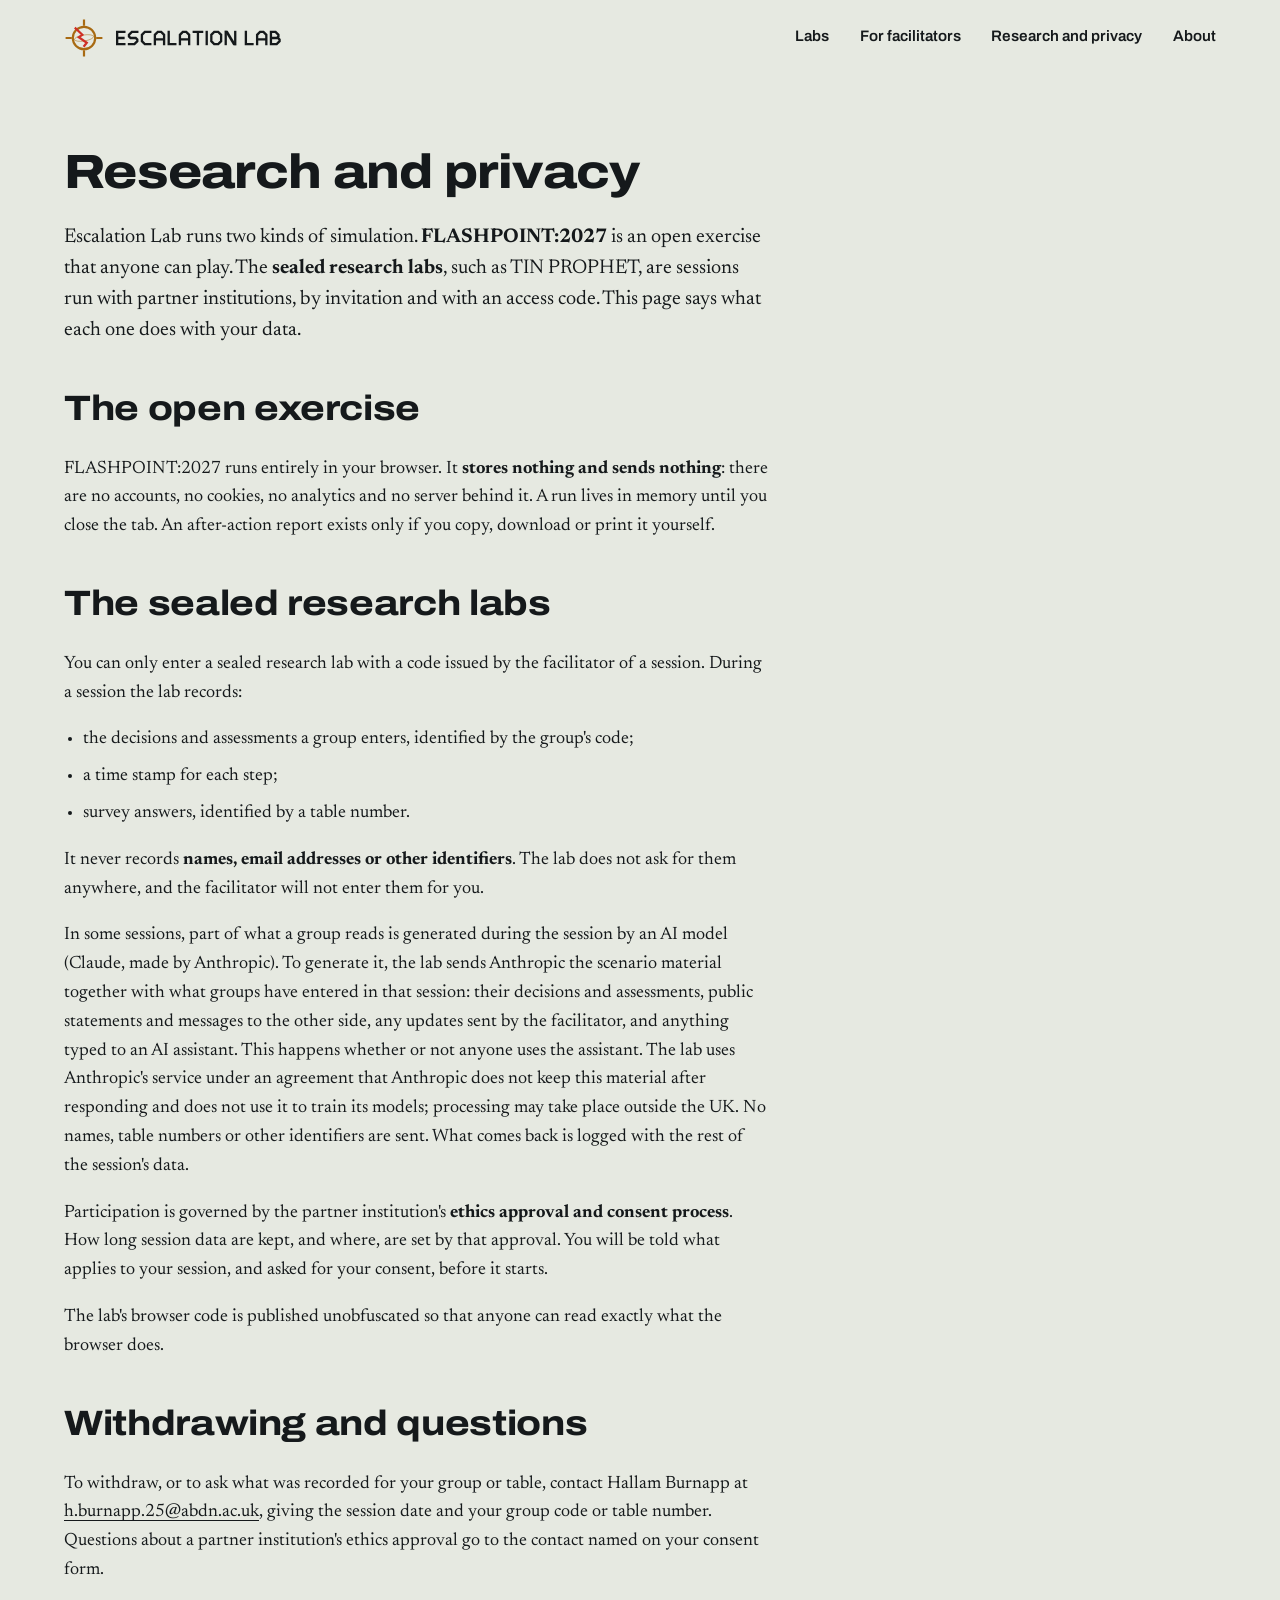
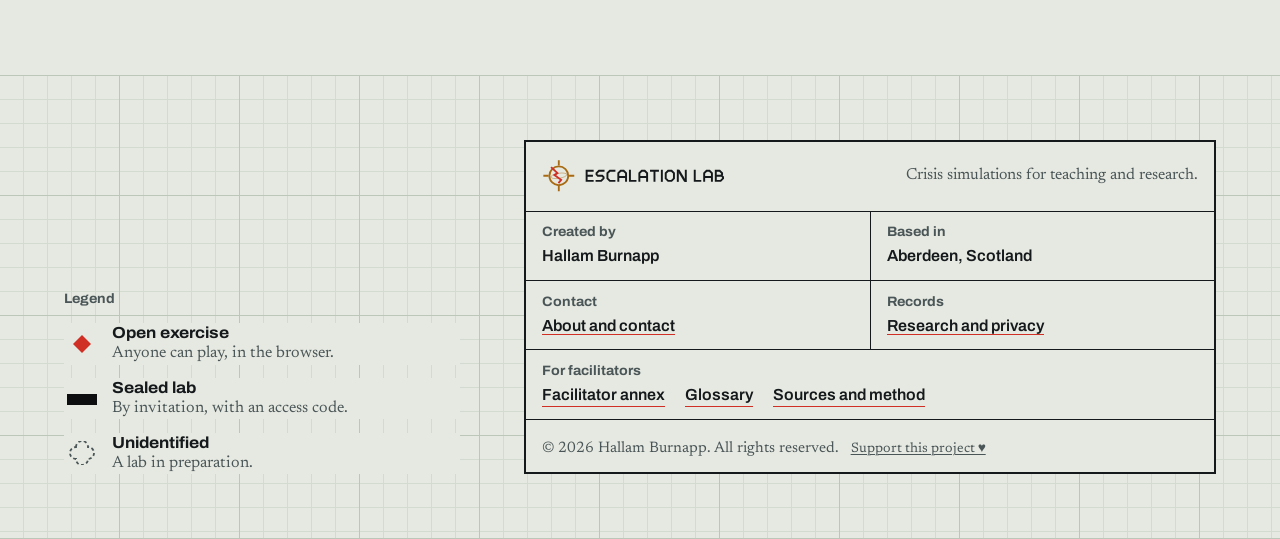
<file: research.html>
<!DOCTYPE html>
<html lang="en-GB">
<head>
<meta charset="utf-8">
<meta name="viewport" content="width=device-width, initial-scale=1">
<title>Research and privacy — Escalation Lab</title>
<meta name="description" content="What FLASHPOINT:2027 and the sealed research labs record, what is sent where, and how to withdraw.">
<meta name="author" content="Hallam Burnapp">
<meta name="copyright" content="© 2026 Hallam Burnapp. All rights reserved.">
<meta name="referrer" content="same-origin">
<link rel="canonical" href="https://escalationlab.org/research.html">
<meta name="theme-color" content="#E6E9E1">
<link rel="icon" href="/favicon.ico" sizes="32x32">
<link rel="icon" href="/favicon.svg" type="image/svg+xml">
<link rel="apple-touch-icon" href="/apple-touch-icon.png">
<link rel="manifest" href="/site.webmanifest">
<meta property="og:type" content="website">
<meta property="og:site_name" content="Escalation Lab">
<meta property="og:title" content="Research and privacy — Escalation Lab">
<meta property="og:description" content="What FLASHPOINT:2027 and the sealed research labs record, what is sent where, and how to withdraw.">
<meta property="og:url" content="https://escalationlab.org/research.html">
<meta property="og:image" content="https://escalationlab.org/og-image.png">
<meta property="og:image:width" content="1200">
<meta property="og:image:height" content="630">
<meta property="og:image:alt" content="Escalation Lab: crisis simulations for teaching and research, by Hallam Burnapp.">
<meta name="twitter:card" content="summary_large_image">
<meta name="twitter:title" content="Research and privacy — Escalation Lab">
<meta name="twitter:description" content="What FLASHPOINT:2027 and the sealed research labs record, what is sent where, and how to withdraw.">
<meta name="twitter:image" content="https://escalationlab.org/og-image.png">
<link rel="preconnect" href="https://fonts.googleapis.com">
<link rel="preconnect" href="https://fonts.gstatic.com" crossorigin>
<link href="https://fonts.googleapis.com/css2?family=Archivo:wdth,wght@62..125,500..800&family=IBM+Plex+Mono:wght@400;500&family=Newsreader:ital,opsz,wght@0,6..72,400..600;1,6..72,400&display=swap" rel="stylesheet">
<link rel="stylesheet" href="/site.css">
</head>
<body>
<header class="site-head">
  <div class="wrap">
    <a href="/" aria-label="Escalation Lab home"><svg class="lockup" viewBox="0 0 545.8 100" role="img" aria-label="Escalation Lab"><circle cx="50" cy="50" r="28" fill="none" stroke="#A86A12" stroke-width="5.5"/>
<path d="M50,4 V19.5 M96,50 H80.5 M50,96 V80.5 M4,50 H19.5" stroke="#A86A12" stroke-width="5.5" fill="none"/>
<ellipse cx="50" cy="50" rx="24" ry="7.5" transform="rotate(-9 50 50)" fill="none" stroke="#A86A12" stroke-width="2.2" opacity="0.55"/>
<path d="M27,24 L46,42 L37,48 L57,62 L49,72" fill="none" stroke="#CF2F25" stroke-width="5.5" stroke-linejoin="miter" stroke-miterlimit="10" stroke-linecap="butt"/><g color="#15191B" transform="translate(130,32) scale(0.36)"><path transform="translate(0.00,0)" d="M66,8.0 H8.0 V92.0 H66 M8.0,50 H60" fill="none" stroke="currentColor" stroke-width="16" stroke-linejoin="miter" stroke-miterlimit="4"/>
<path transform="translate(82.00,0)" d="M74,8.0 H28.0 L8.0,28.0 V39 L19.0,50 H55.0 L66.0,61 V72.0 L46.0,92.0 H0" fill="none" stroke="currentColor" stroke-width="16" stroke-linejoin="miter" stroke-miterlimit="4"/>
<path transform="translate(172.00,0)" d="M74,8.0 H28.0 L8.0,28.0 V72.0 L28.0,92.0 H74" fill="none" stroke="currentColor" stroke-width="16" stroke-linejoin="miter" stroke-miterlimit="4"/>
<path transform="translate(262.00,0)" d="M8.0,100 V28.0 L28.0,8.0 H52.0 L72.0,28.0 V100 M8.0,60 H72.0" fill="none" stroke="currentColor" stroke-width="16" stroke-linejoin="miter" stroke-miterlimit="4"/>
<path transform="translate(358.00,0)" d="M8.0,0 V92.0 H62" fill="none" stroke="currentColor" stroke-width="16" stroke-linejoin="miter" stroke-miterlimit="4"/>
<path transform="translate(436.00,0)" d="M8.0,100 V28.0 L28.0,8.0 H52.0 L72.0,28.0 V100 M8.0,60 H72.0" fill="none" stroke="currentColor" stroke-width="16" stroke-linejoin="miter" stroke-miterlimit="4"/>
<path transform="translate(532.00,0)" d="M0,8.0 H74 M37.0,8.0 V100" fill="none" stroke="currentColor" stroke-width="16" stroke-linejoin="miter" stroke-miterlimit="4"/>
<path transform="translate(622.00,0)" d="M8.0,0 V100" fill="none" stroke="currentColor" stroke-width="16" stroke-linejoin="miter" stroke-miterlimit="4"/>
<path transform="translate(654.00,0)" d="M28.0,8.0 H56.0 L76.0,28.0 V72.0 L56.0,92.0 H28.0 L8.0,72.0 V28.0 Z" fill="none" stroke="currentColor" stroke-width="16" stroke-linejoin="miter" stroke-miterlimit="4"/>
<path transform="translate(754.00,0)" d="M0,0 H16 V100 H0 Z" fill="currentColor"/>
<path transform="translate(754.00,0)" d="M66,0 H82 V100 H66 Z" fill="currentColor"/>
<path transform="translate(754.00,0)" d="M0,0 H21.6 L82,100 H60.4 Z" fill="currentColor"/>
<path transform="translate(894.00,0)" d="M8.0,0 V92.0 H62" fill="none" stroke="currentColor" stroke-width="16" stroke-linejoin="miter" stroke-miterlimit="4"/>
<path transform="translate(972.00,0)" d="M8.0,100 V28.0 L28.0,8.0 H52.0 L72.0,28.0 V100 M8.0,60 H72.0" fill="none" stroke="currentColor" stroke-width="16" stroke-linejoin="miter" stroke-miterlimit="4"/>
<path transform="translate(1068.00,0)" d="M8.0,0 V100 M8.0,8.0 H40.0 L60.0,28.0 V39 L49.0,50 H8.0 M8.0,50 H57.0 L68.0,61 V72.0 L48.0,92.0 H8.0" fill="none" stroke="currentColor" stroke-width="16" stroke-linejoin="miter" stroke-miterlimit="4"/></g></svg></a>
    <nav class="site-nav" aria-label="Main">
      <ul>
        <li><a href="/#labs">Labs</a></li>
        <li><a href="/#facilitators">For facilitators</a></li>
        <li><a href="/research.html">Research and privacy</a></li>
        <li><a href="/about.html">About</a></li>
      </ul>
    </nav>
  </div>
</header>
<main class="page" id="main">
  <div class="wrap"><div class="col">
  <h1>Research and privacy</h1>
  <p class="lede">Escalation Lab runs two kinds of simulation. <strong>FLASHPOINT:2027</strong> is an open exercise that anyone can play. The <strong>sealed research labs</strong>, such as TIN PROPHET, are sessions run with partner institutions, by invitation and with an access code. This page says what each one does with your data.</p>

  <h2>The open exercise</h2>
  <p>FLASHPOINT:2027 runs entirely in your browser. It <strong>stores nothing and sends nothing</strong>: there are no accounts, no cookies, no analytics and no server behind it. A run lives in memory until you close the tab. An after-action report exists only if you copy, download or print it yourself.</p>

  <h2>The sealed research labs</h2>
  <p>You can only enter a sealed research lab with a code issued by the facilitator of a session. During a session the lab records:</p>
  <ul>
    <li>the decisions and assessments a group enters, identified by the group's code;</li>
    <li>a time stamp for each step;</li>
    <li>survey answers, identified by a table number.</li>
  </ul>
  <p>It never records <strong>names, email addresses or other identifiers</strong>. The lab does not ask for them anywhere, and the facilitator will not enter them for you.</p>
  <p>In some sessions, part of what a group reads is generated during the session by an AI model (Claude, made by Anthropic). To generate it, the lab sends Anthropic the scenario material together with what groups have entered in that session: their decisions and assessments, public statements and messages to the other side, any updates sent by the facilitator, and anything typed to an AI assistant. This happens whether or not anyone uses the assistant. The lab uses Anthropic's service under an agreement that Anthropic does not keep this material after responding and does not use it to train its models; processing may take place outside the UK. No names, table numbers or other identifiers are sent. What comes back is logged with the rest of the session's data.</p>
  <p>Participation is governed by the partner institution's <strong>ethics approval and consent process</strong>. How long session data are kept, and where, are set by that approval. You will be told what applies to your session, and asked for your consent, before it starts.</p>
  <p>The lab's browser code is published unobfuscated so that anyone can read exactly what the browser does.</p>

  <h2>Withdrawing and questions</h2>
  <p>To withdraw, or to ask what was recorded for your group or table, contact Hallam Burnapp at <a href="mailto:h.burnapp.25@abdn.ac.uk">h.burnapp.25@abdn.ac.uk</a>, giving the session date and your group code or table number. Questions about a partner institution's ethics approval go to the contact named on your consent form.</p>
  </div></div>
</main>
<footer class="site-foot table">
  <div class="wrap foot-grid">
    <section class="legend" aria-labelledby="legend-title">
      <h2 id="legend-title">Legend</h2>
      <ul>
        <li><svg viewBox="0 0 36 24" aria-hidden="true"><path d="M18,3 L27,12 L18,21 L9,12 Z" fill="#CF2F25"/></svg><p style="margin:0"><b>Open exercise</b><span>Anyone can play, in the browser.</span></p></li>
        <li><svg viewBox="0 0 36 24" aria-hidden="true"><rect x="3" y="7" width="30" height="11" fill="#0C0E0F"/></svg><p style="margin:0"><b>Sealed lab</b><span>By invitation, with an access code.</span></p></li>
        <li><svg viewBox="0 0 36 24" aria-hidden="true"><path d="M12,6 a6,6 0 0 1 12,0 a6,6 0 0 1 0,12 a6,6 0 0 1 -12,0 a6,6 0 0 1 0,-12 Z" transform="translate(0 0)" fill="none" stroke="#4A5557" stroke-width="1.8" stroke-dasharray="3 2.5"/></svg><p style="margin:0"><b>Unidentified</b><span>A lab in preparation.</span></p></li>
      </ul>
    </section>
    <div class="titleblock">
      <div class="tb-title">
        <a href="/" aria-label="Escalation Lab home"><svg class="lockup" viewBox="0 0 545.8 100" aria-hidden="true" focusable="false"><circle cx="50" cy="50" r="28" fill="none" stroke="#A86A12" stroke-width="5.5"/>
<path d="M50,4 V19.5 M96,50 H80.5 M50,96 V80.5 M4,50 H19.5" stroke="#A86A12" stroke-width="5.5" fill="none"/>
<ellipse cx="50" cy="50" rx="24" ry="7.5" transform="rotate(-9 50 50)" fill="none" stroke="#A86A12" stroke-width="2.2" opacity="0.55"/>
<path d="M27,24 L46,42 L37,48 L57,62 L49,72" fill="none" stroke="#CF2F25" stroke-width="5.5" stroke-linejoin="miter" stroke-miterlimit="10" stroke-linecap="butt"/><g color="#15191B" transform="translate(130,32) scale(0.36)"><path transform="translate(0.00,0)" d="M66,8.0 H8.0 V92.0 H66 M8.0,50 H60" fill="none" stroke="currentColor" stroke-width="16" stroke-linejoin="miter" stroke-miterlimit="4"/>
<path transform="translate(82.00,0)" d="M74,8.0 H28.0 L8.0,28.0 V39 L19.0,50 H55.0 L66.0,61 V72.0 L46.0,92.0 H0" fill="none" stroke="currentColor" stroke-width="16" stroke-linejoin="miter" stroke-miterlimit="4"/>
<path transform="translate(172.00,0)" d="M74,8.0 H28.0 L8.0,28.0 V72.0 L28.0,92.0 H74" fill="none" stroke="currentColor" stroke-width="16" stroke-linejoin="miter" stroke-miterlimit="4"/>
<path transform="translate(262.00,0)" d="M8.0,100 V28.0 L28.0,8.0 H52.0 L72.0,28.0 V100 M8.0,60 H72.0" fill="none" stroke="currentColor" stroke-width="16" stroke-linejoin="miter" stroke-miterlimit="4"/>
<path transform="translate(358.00,0)" d="M8.0,0 V92.0 H62" fill="none" stroke="currentColor" stroke-width="16" stroke-linejoin="miter" stroke-miterlimit="4"/>
<path transform="translate(436.00,0)" d="M8.0,100 V28.0 L28.0,8.0 H52.0 L72.0,28.0 V100 M8.0,60 H72.0" fill="none" stroke="currentColor" stroke-width="16" stroke-linejoin="miter" stroke-miterlimit="4"/>
<path transform="translate(532.00,0)" d="M0,8.0 H74 M37.0,8.0 V100" fill="none" stroke="currentColor" stroke-width="16" stroke-linejoin="miter" stroke-miterlimit="4"/>
<path transform="translate(622.00,0)" d="M8.0,0 V100" fill="none" stroke="currentColor" stroke-width="16" stroke-linejoin="miter" stroke-miterlimit="4"/>
<path transform="translate(654.00,0)" d="M28.0,8.0 H56.0 L76.0,28.0 V72.0 L56.0,92.0 H28.0 L8.0,72.0 V28.0 Z" fill="none" stroke="currentColor" stroke-width="16" stroke-linejoin="miter" stroke-miterlimit="4"/>
<path transform="translate(754.00,0)" d="M0,0 H16 V100 H0 Z" fill="currentColor"/>
<path transform="translate(754.00,0)" d="M66,0 H82 V100 H66 Z" fill="currentColor"/>
<path transform="translate(754.00,0)" d="M0,0 H21.6 L82,100 H60.4 Z" fill="currentColor"/>
<path transform="translate(894.00,0)" d="M8.0,0 V92.0 H62" fill="none" stroke="currentColor" stroke-width="16" stroke-linejoin="miter" stroke-miterlimit="4"/>
<path transform="translate(972.00,0)" d="M8.0,100 V28.0 L28.0,8.0 H52.0 L72.0,28.0 V100 M8.0,60 H72.0" fill="none" stroke="currentColor" stroke-width="16" stroke-linejoin="miter" stroke-miterlimit="4"/>
<path transform="translate(1068.00,0)" d="M8.0,0 V100 M8.0,8.0 H40.0 L60.0,28.0 V39 L49.0,50 H8.0 M8.0,50 H57.0 L68.0,61 V72.0 L48.0,92.0 H8.0" fill="none" stroke="currentColor" stroke-width="16" stroke-linejoin="miter" stroke-miterlimit="4"/></g></svg></a>
        <p>Crisis simulations for teaching and research.</p>
      </div>
      <div class="tb-cell"><p class="tb-label">Created by</p><p class="tb-value">Hallam Burnapp</p></div>
      <div class="tb-cell tb-r"><p class="tb-label">Based in</p><p class="tb-value">Aberdeen, Scotland</p></div>
      <div class="tb-cell"><p class="tb-label">Contact</p><p class="tb-value"><a href="/about.html">About and contact</a></p></div>
      <div class="tb-cell tb-r"><p class="tb-label">Records</p><p class="tb-value"><a href="/research.html">Research and privacy</a></p></div>
      <div class="tb-wide"><p class="tb-label">For facilitators</p><p class="tb-value tb-links"><a href="/flashpoint/instructor.html">Facilitator annex</a><a href="/flashpoint/glossary.html">Glossary</a><a href="/flashpoint/sources.html">Sources and method</a></p></div>
      <div class="tb-wide"><p class="tb-rights">© 2026 Hallam Burnapp. All rights reserved. <a class="tb-support" href="https://ko-fi.com/hallamburnapp" rel="noopener">Support this project ♥</a></p></div>
    </div>
  </div>
</footer>
</body>
</html>
</file>
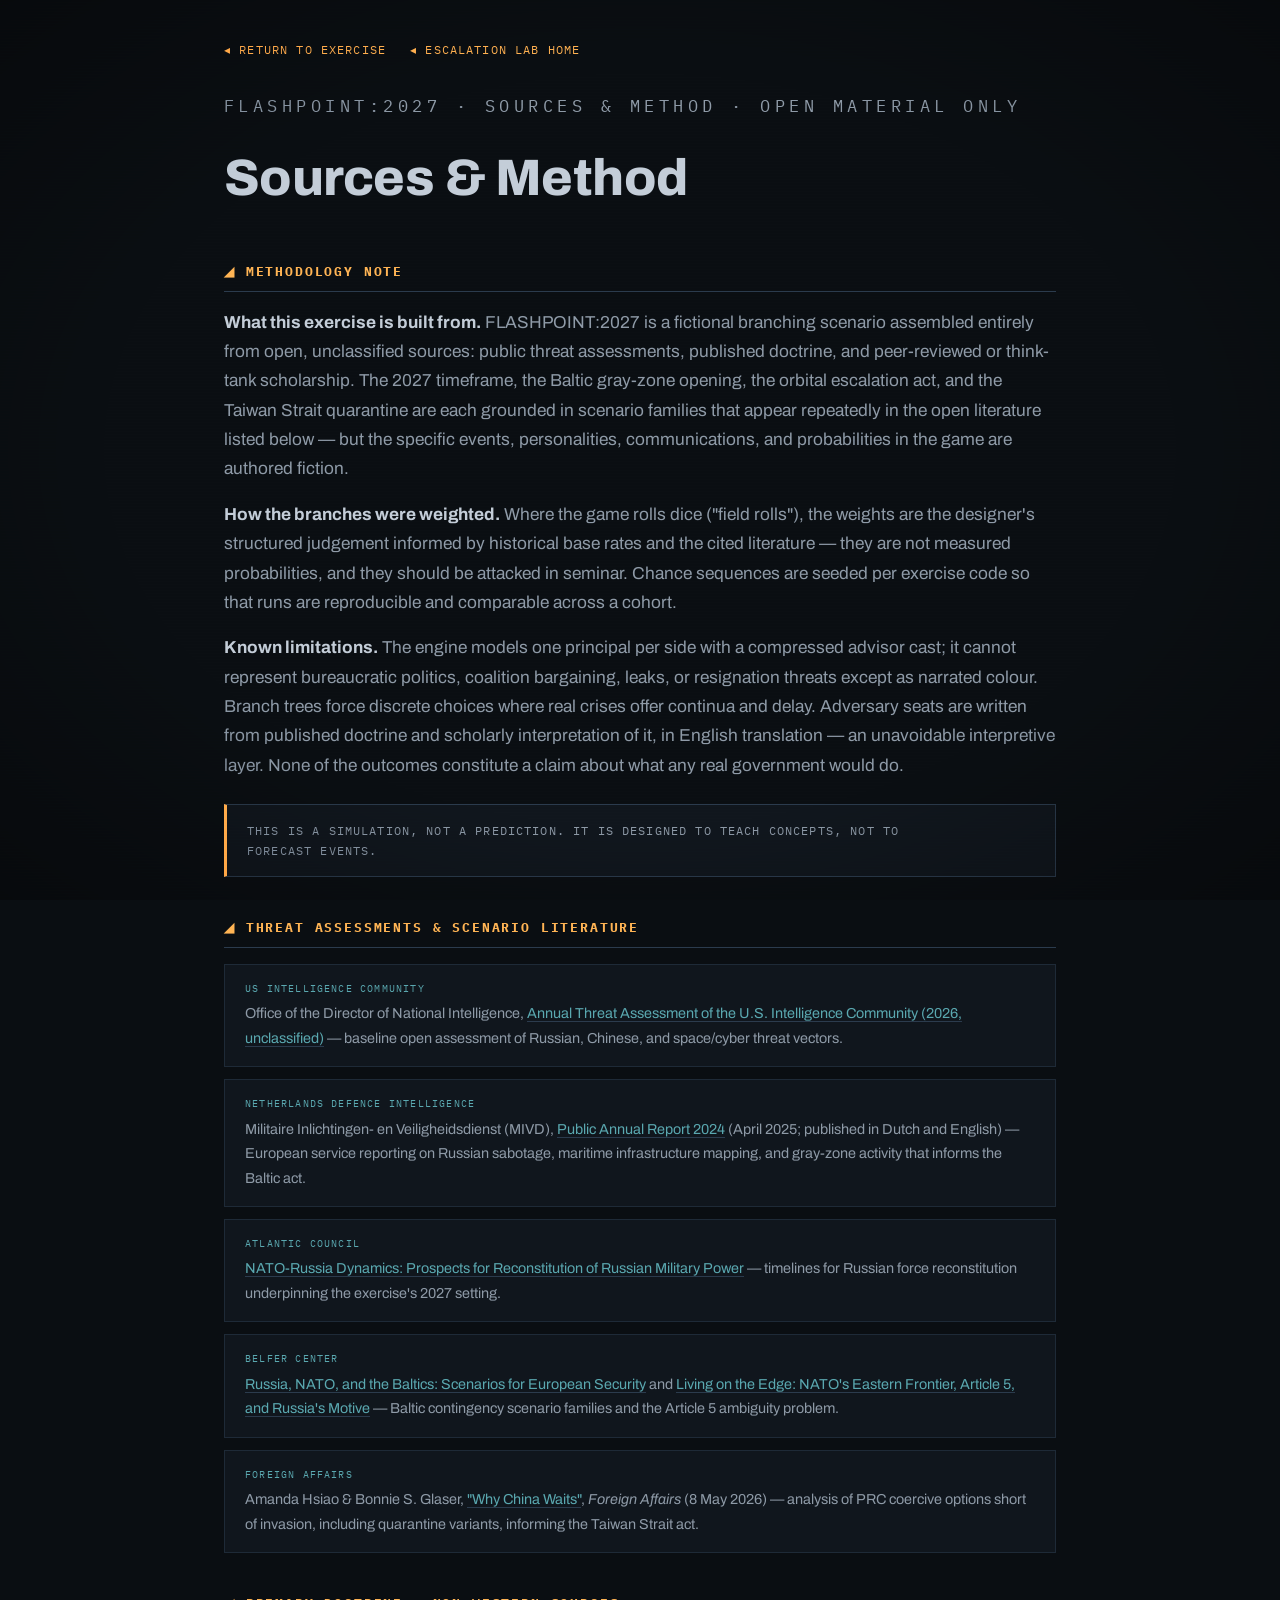
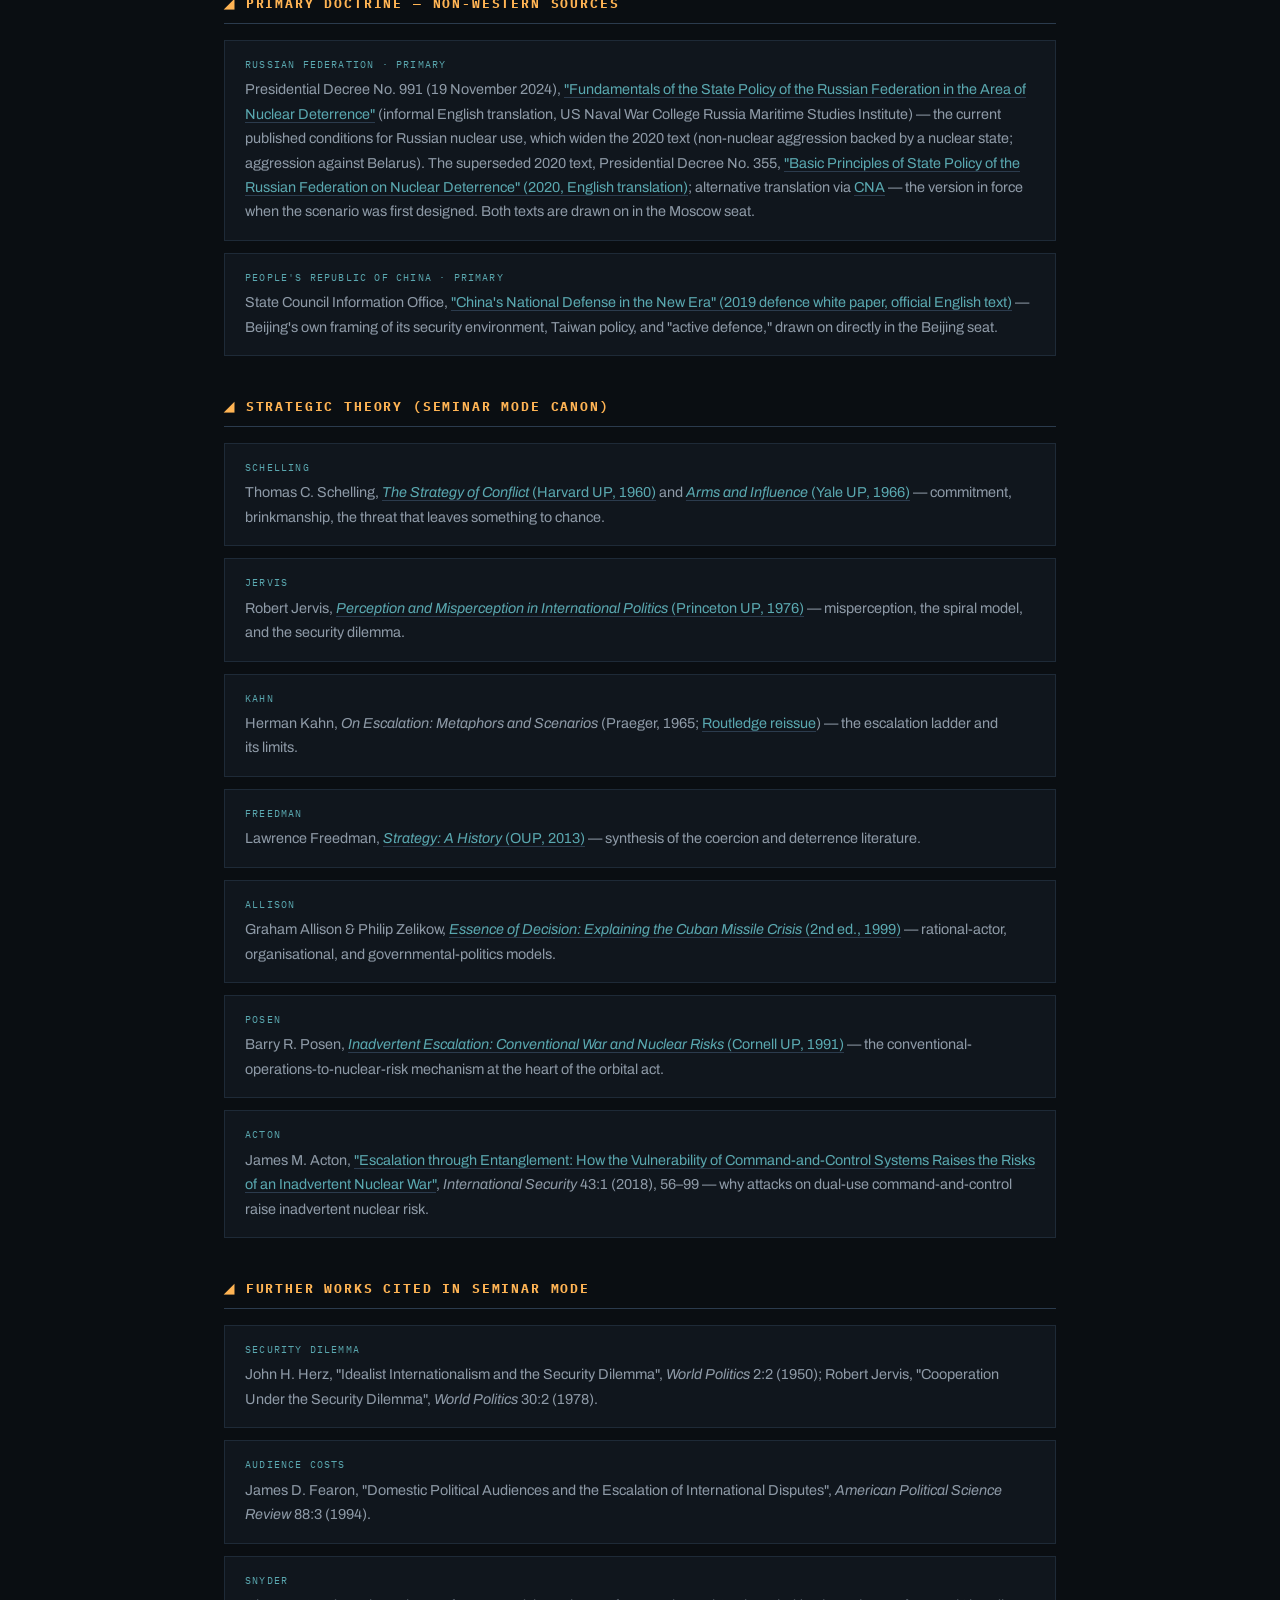
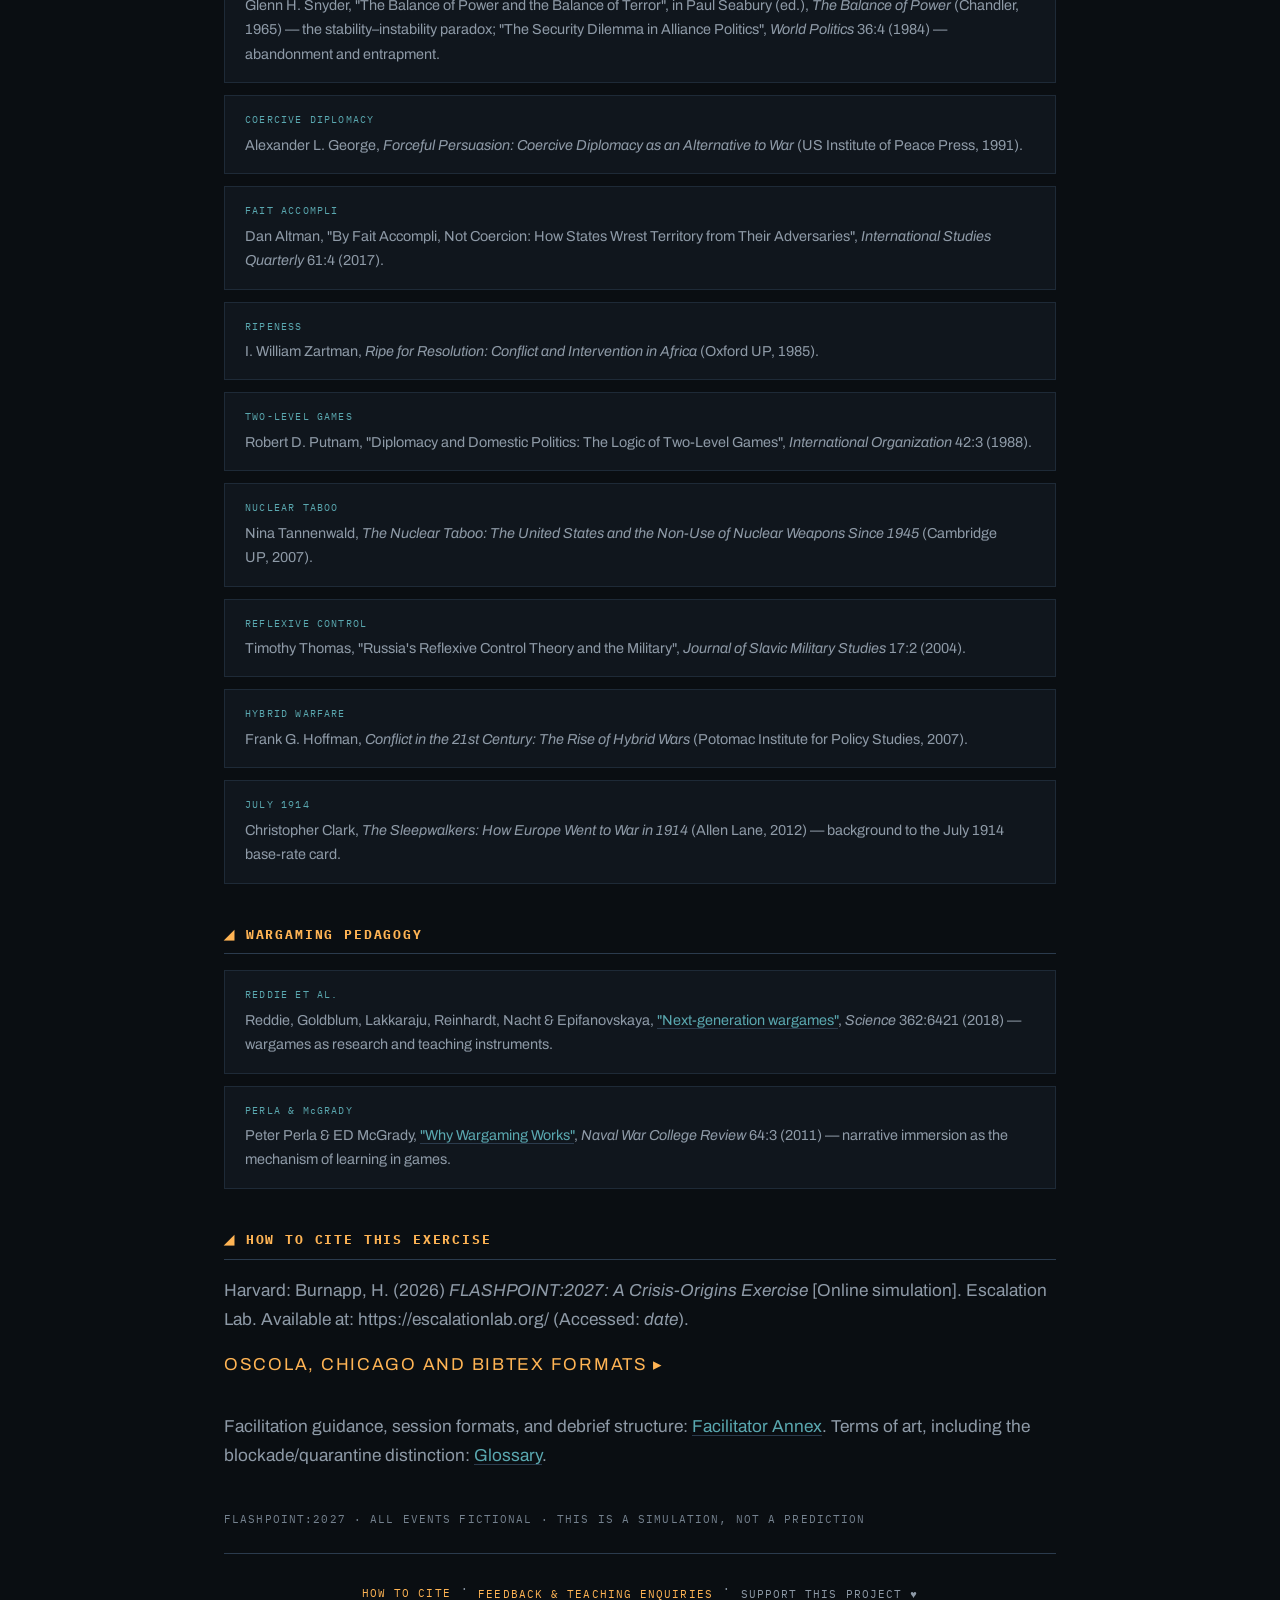
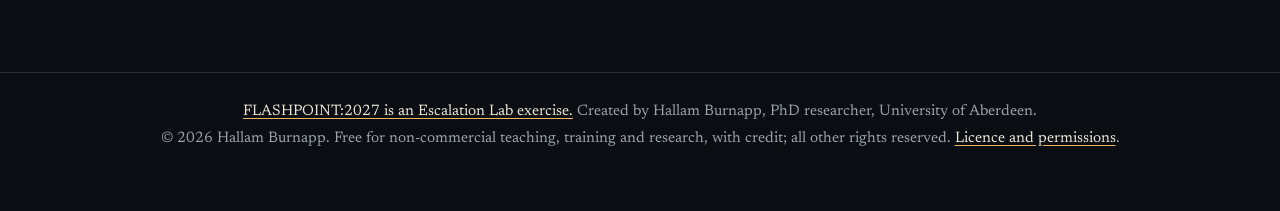
<file: sources.html>
<!DOCTYPE html>
<html lang="en-GB">
<head>
<meta charset="utf-8">
<meta name="viewport" content="width=device-width, initial-scale=1">
<title>Sources and method — FLASHPOINT:2027</title>
<meta name="robots" content="noindex">
<meta http-equiv="refresh" content="0; url=/flashpoint/sources.html">
<link rel="canonical" href="https://escalationlab.org/flashpoint/sources.html">
<meta name="theme-color" content="#E6E9E1">
<link rel="icon" href="/favicon.ico" sizes="32x32">
<link rel="icon" href="/favicon.svg" type="image/svg+xml">
<link rel="apple-touch-icon" href="/apple-touch-icon.png">
<link rel="manifest" href="/site.webmanifest">
<link rel="stylesheet" href="/site.css">
</head>
<body>
<main class="page" id="main"><div class="wrap"><div class="col">
  <h1>The Sources and method has moved.</h1>
  <p>If you are not taken there automatically, open <a href="/flashpoint/sources.html">escalationlab.org/flashpoint/sources.html</a>.</p>
</div></div></main>
</body>
</html>
</file>
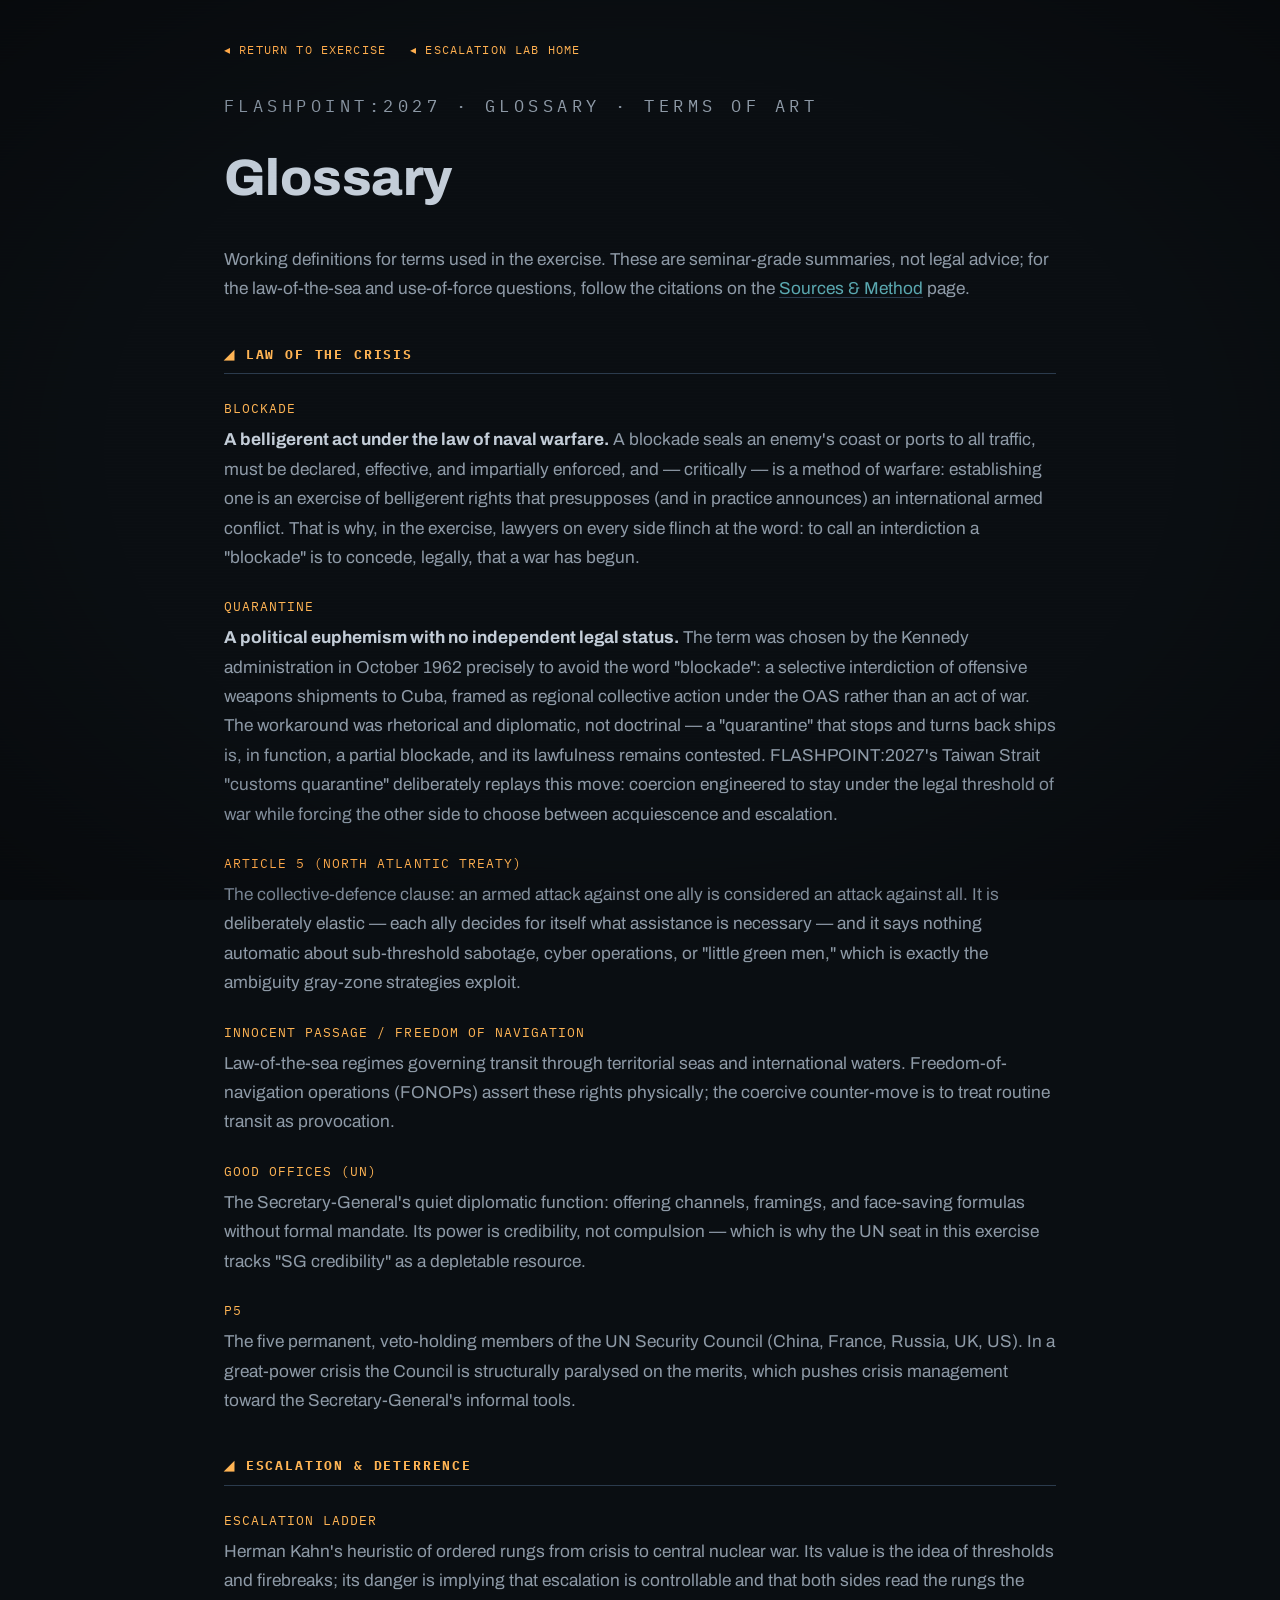
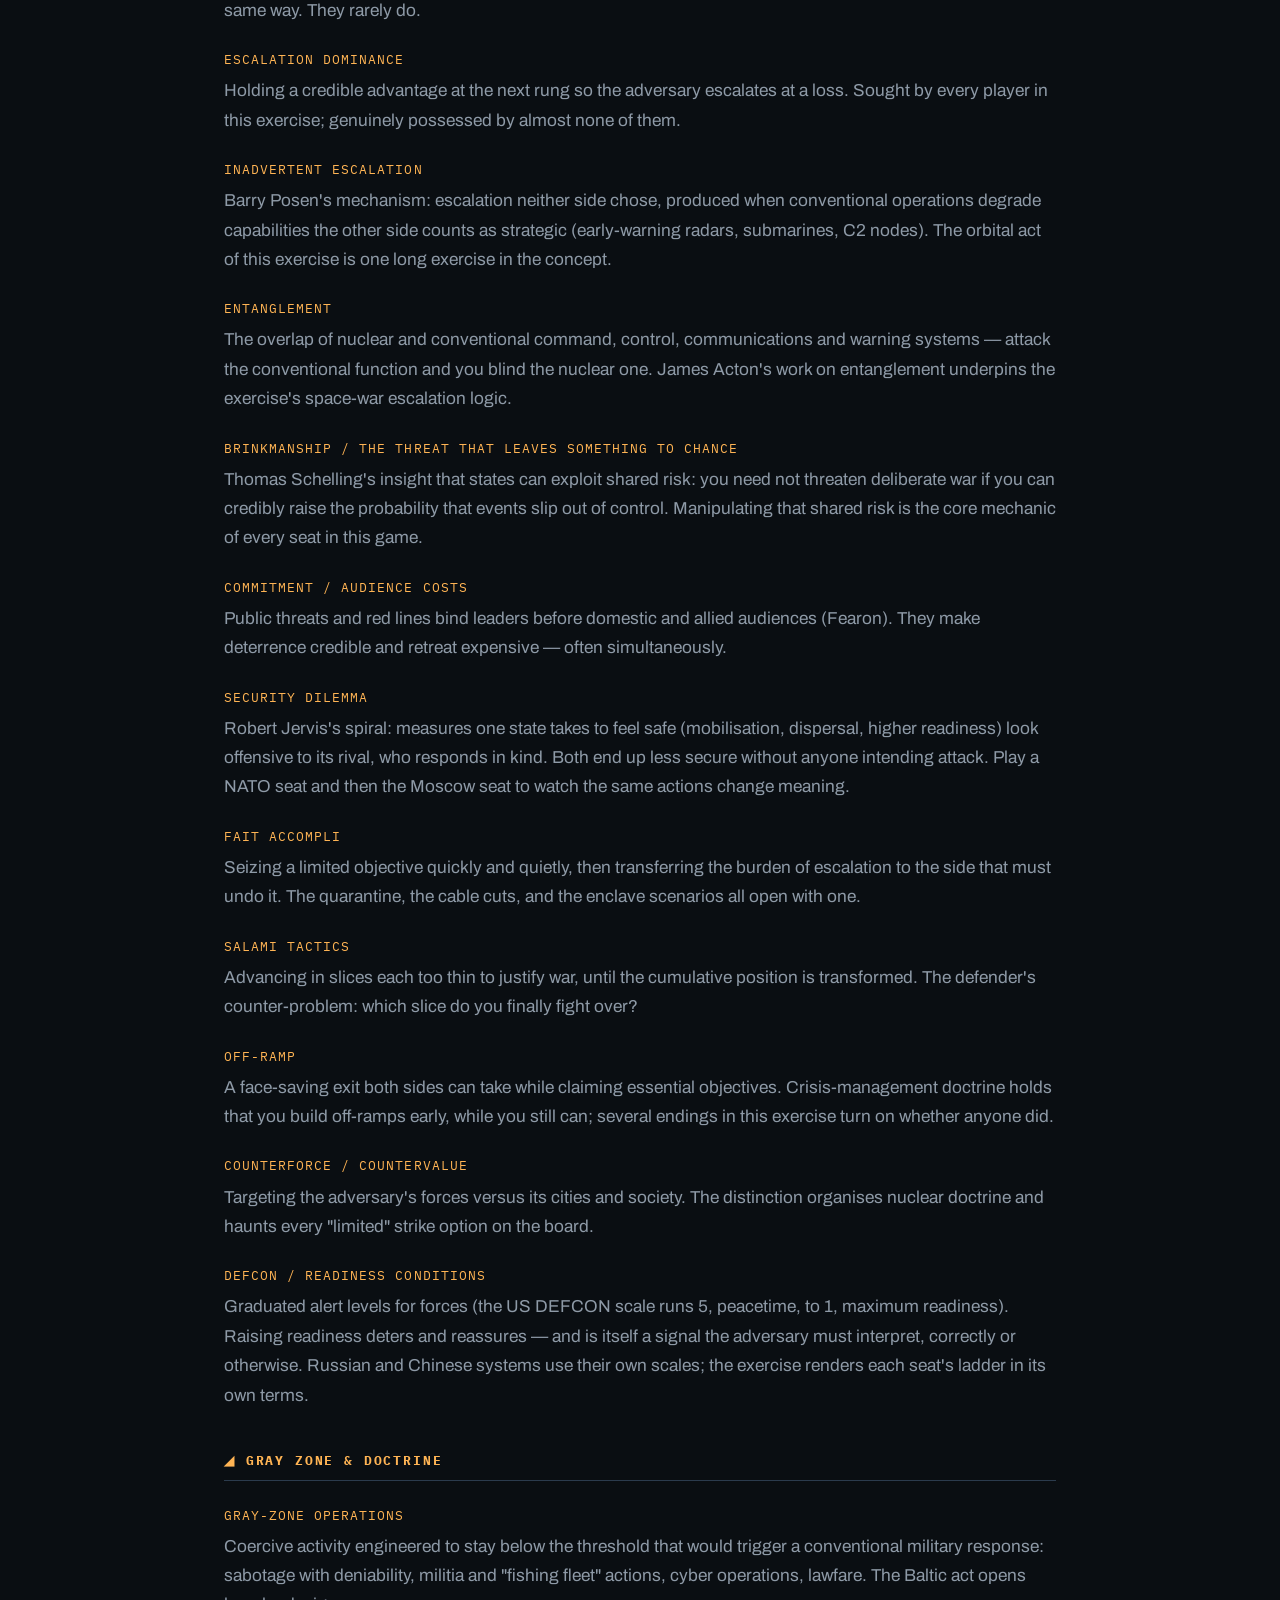
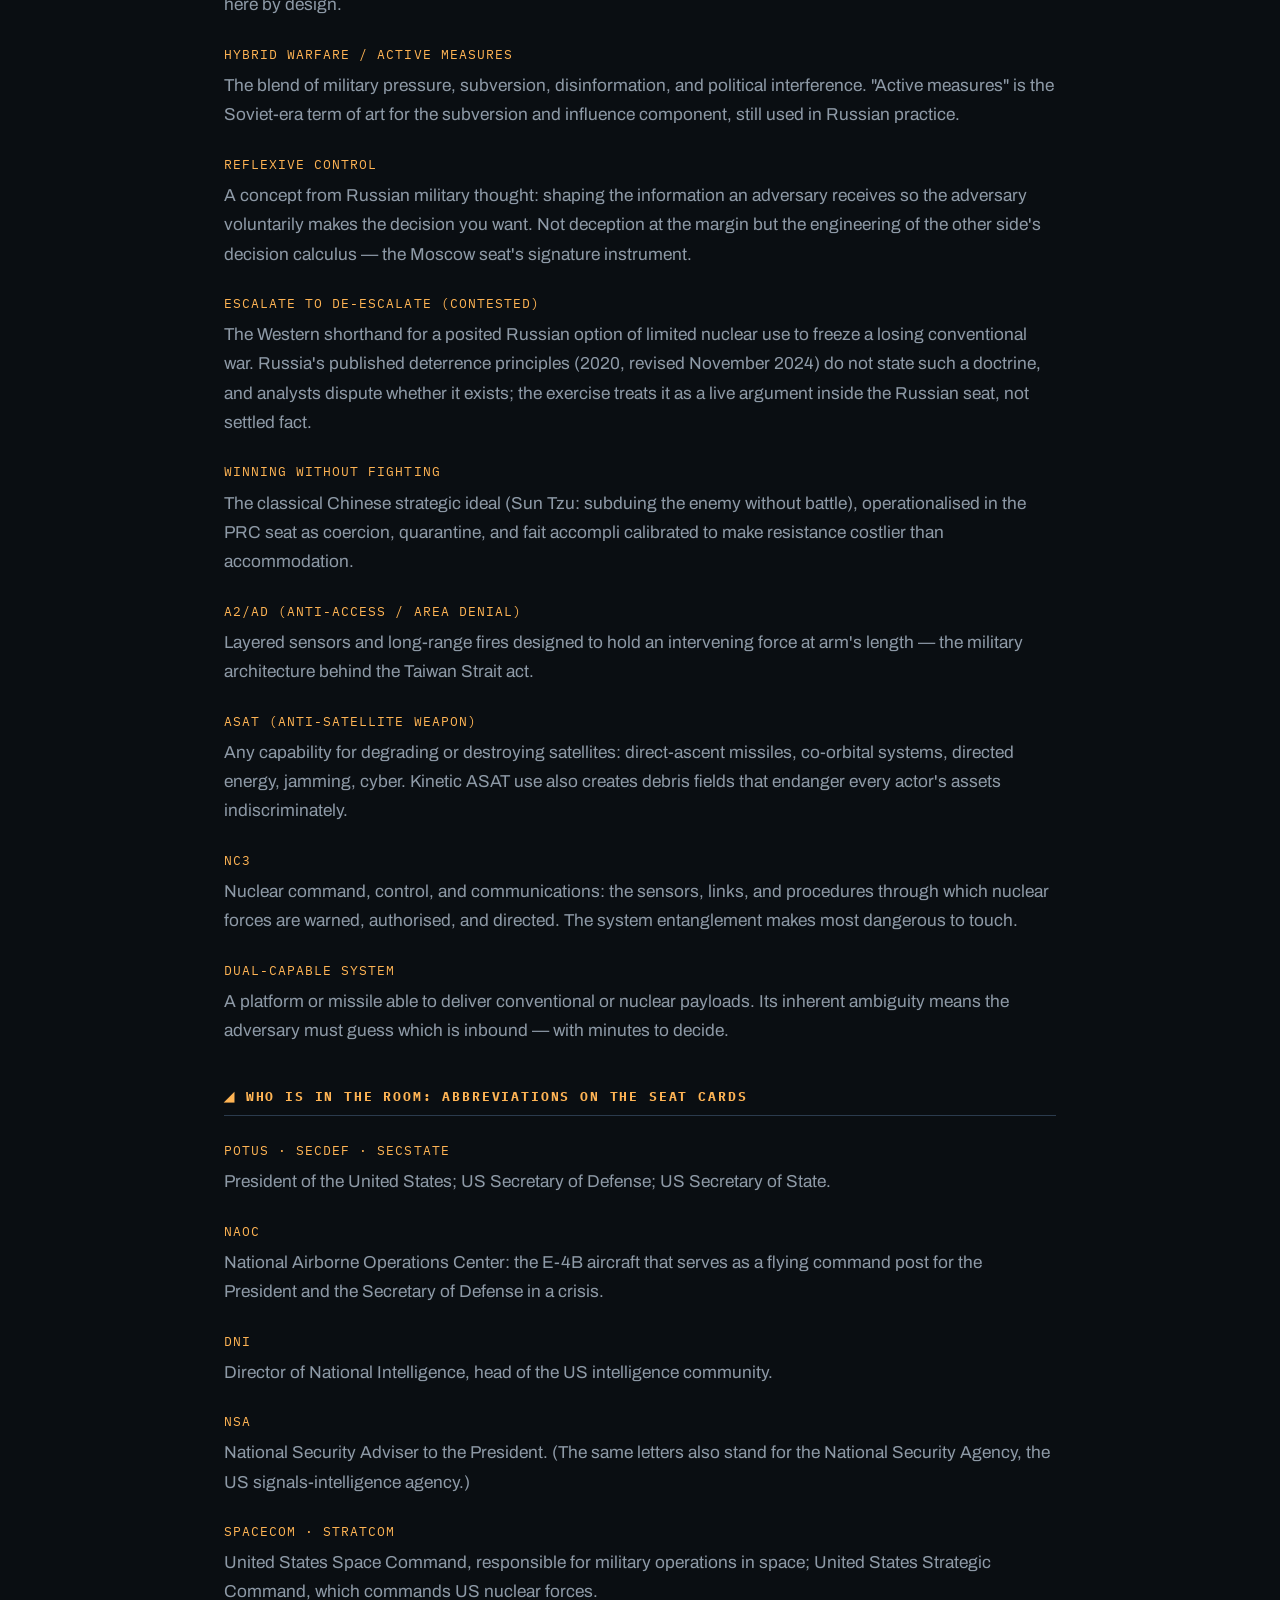
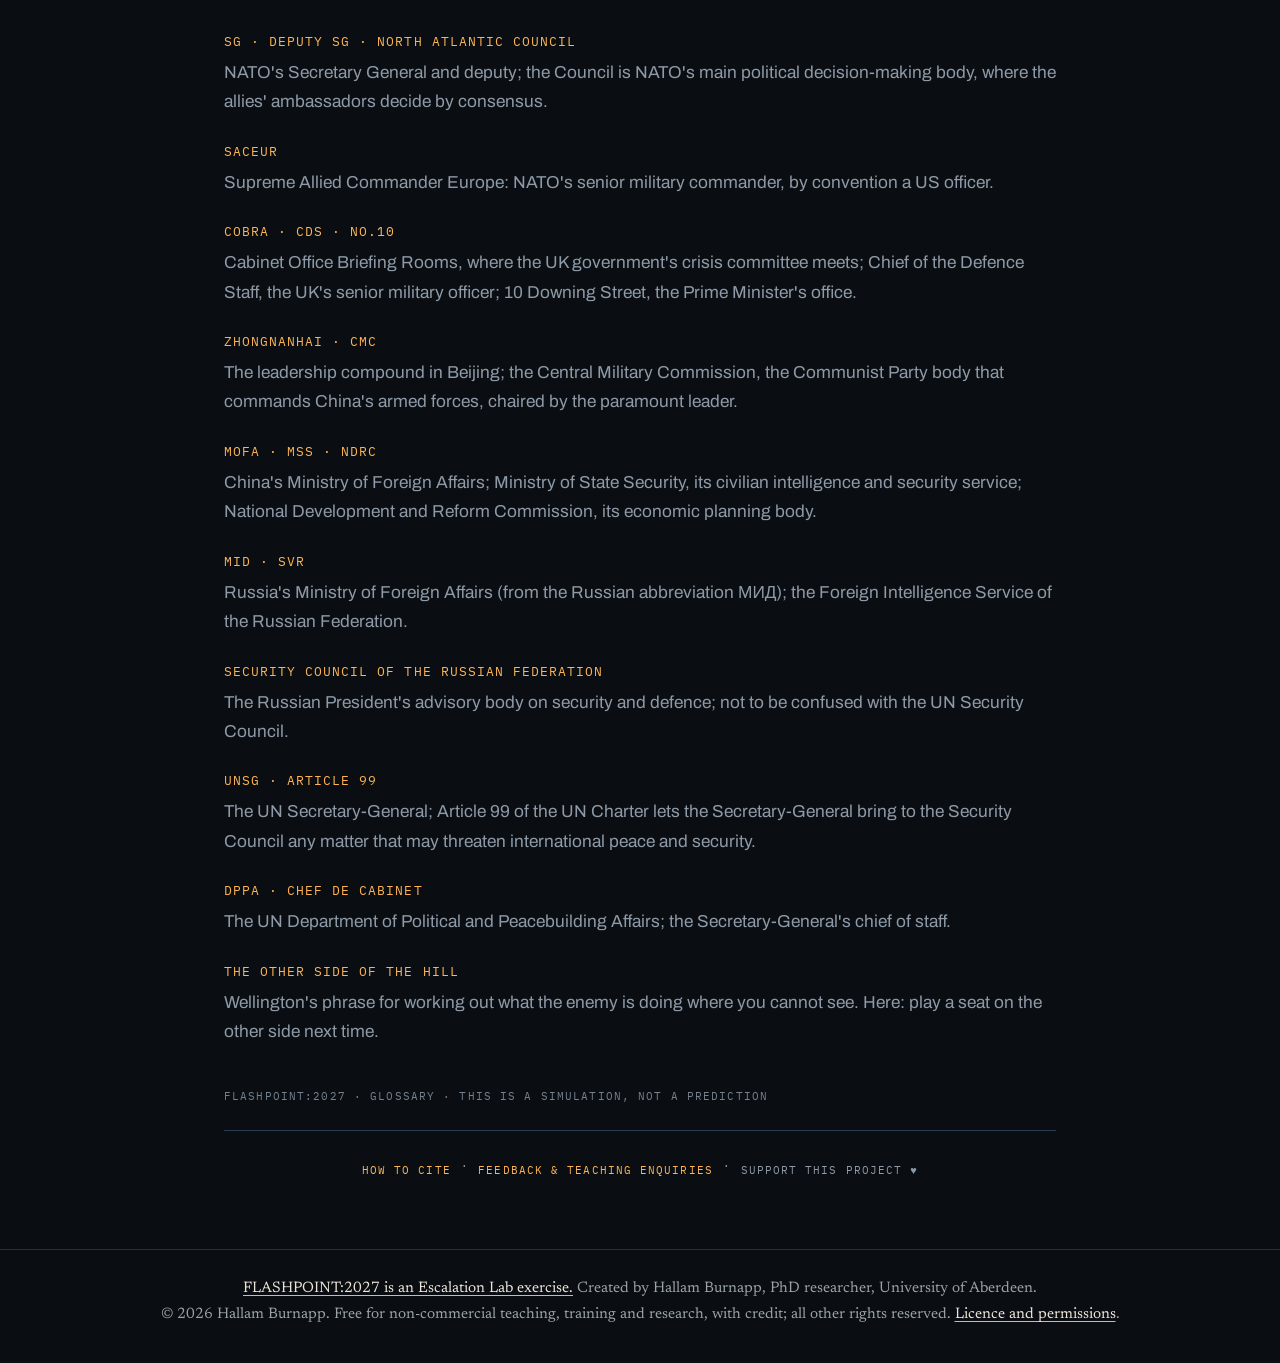
<file: flashpoint/glossary.html>
<!DOCTYPE html> <html lang="en" data-theme="dark"> <head> <meta charset="UTF-8"> <meta name="viewport" content="width=device-width,initial-scale=1"> <title>Glossary — FLASHPOINT:2027</title> <meta name="description" content="Key strategic-studies and international-law terms used in FLASHPOINT:2027, including the legal distinction between blockade and quarantine."> <meta name="author" content="Hallam Burnapp"> <meta name="copyright" content="© 2026 Hallam Burnapp. All rights reserved."> <link rel="canonical" href="https://escalationlab.org/flashpoint/glossary.html"> <meta property="og:type" content="website"> <meta property="og:site_name" content="Escalation Lab"> <meta property="og:title" content="Glossary — FLASHPOINT:2027"> <meta property="og:description" content="Key strategic-studies and international-law terms used in FLASHPOINT:2027, including the legal distinction between blockade and quarantine."> <meta property="og:url" content="https://escalationlab.org/flashpoint/glossary.html"> <meta property="og:image" content="https://escalationlab.org/og-flashpoint.png"> <meta property="og:image:width" content="1200"> <meta property="og:image:height" content="630"> <meta property="og:image:alt" content="FLASHPOINT:2027, a crisis-origins exercise for strategic studies seminars. An Escalation Lab project by Hallam Burnapp."> <meta name="twitter:card" content="summary_large_image"> <meta name="twitter:title" content="Glossary — FLASHPOINT:2027"> <meta name="twitter:description" content="Key strategic-studies and international-law terms used in FLASHPOINT:2027, including the legal distinction between blockade and quarantine."> <meta name="twitter:image" content="https://escalationlab.org/og-flashpoint.png"> <meta name="theme-color" content="#0A0E12"> <link rel="icon" type="image/svg+xml" href="favicon.svg?v=a02a2a25b5"> <link rel="icon" type="image/png" sizes="32x32" href="favicon-32.png?v=2f694a4075"> <link rel="apple-touch-icon" href="apple-touch-icon.png?v=c16ddab08d"> <link rel="preconnect" href="https://fonts.googleapis.com"> <link rel="preconnect" href="https://fonts.gstatic.com" crossorigin> <link href="https://fonts.googleapis.com/css2?family=Archivo:wght@400..800&family=IBM+Plex+Mono:ital,wght@0,400;0,500;0,600;1,400&family=Newsreader:opsz,wght@6..72,400&display=swap" rel="stylesheet"> <link rel="stylesheet" href="styles.css?v=3f9d488423"> </head> <body class="docpage"> <div class="crt" aria-hidden="true"></div> <main class="doc"> <nav class="backlinks" aria-label="Back"><a class="backlink" href="index.html">◂ RETURN TO EXERCISE</a><a class="backlink" href="/">◂ ESCALATION LAB HOME</a></nav> <p class="kicker mono">FLASHPOINT:2027 · GLOSSARY · TERMS OF ART</p> <h1>Glossary</h1> <p>Working definitions for terms used in the exercise. These are seminar-grade summaries, not legal advice; for the law-of-the-sea and use-of-force questions, follow the citations on the <a href="sources.html">Sources &amp; Method</a> page.</p> <h2>◢ LAW OF THE CRISIS</h2> <dl class="gloss"> <dt>Blockade</dt> <dd><strong>A belligerent act under the law of naval warfare.</strong> A blockade seals an enemy's coast or ports to all traffic, must be declared, effective, and impartially enforced, and — critically — is a method of warfare: establishing one is an exercise of belligerent rights that presupposes (and in practice announces) an international armed conflict. That is why, in the exercise, lawyers on every side flinch at the word: to call an interdiction a "blockade" is to concede, legally, that a war has begun.</dd> <dt>Quarantine</dt> <dd><strong>A political euphemism with no independent legal status.</strong> The term was chosen by the Kennedy administration in October 1962 precisely to avoid the word "blockade": a selective interdiction of offensive weapons shipments to Cuba, framed as regional collective action under the OAS rather than an act of war. The workaround was rhetorical and diplomatic, not doctrinal — a "quarantine" that stops and turns back ships is, in function, a partial blockade, and its lawfulness remains contested. FLASHPOINT:2027's Taiwan Strait "customs quarantine" deliberately replays this move: coercion engineered to stay under the legal threshold of war while forcing the other side to choose between acquiescence and escalation.</dd> <dt>Article 5 (North Atlantic Treaty)</dt> <dd>The collective-defence clause: an armed attack against one ally is considered an attack against all. It is deliberately elastic — each ally decides for itself what assistance is necessary — and it says nothing automatic about sub-threshold sabotage, cyber operations, or "little green men," which is exactly the ambiguity gray-zone strategies exploit.</dd> <dt>Innocent passage / freedom of navigation</dt> <dd>Law-of-the-sea regimes governing transit through territorial seas and international waters. Freedom-of-navigation operations (FONOPs) assert these rights physically; the coercive counter-move is to treat routine transit as provocation.</dd> <dt>Good offices (UN)</dt> <dd>The Secretary-General's quiet diplomatic function: offering channels, framings, and face-saving formulas without formal mandate. Its power is credibility, not compulsion — which is why the UN seat in this exercise tracks "SG credibility" as a depletable resource.</dd> <dt>P5</dt> <dd>The five permanent, veto-holding members of the UN Security Council (China, France, Russia, UK, US). In a great-power crisis the Council is structurally paralysed on the merits, which pushes crisis management toward the Secretary-General's informal tools.</dd> </dl> <h2>◢ ESCALATION &amp; DETERRENCE</h2> <dl class="gloss"> <dt>Escalation ladder</dt> <dd>Herman Kahn's heuristic of ordered rungs from crisis to central nuclear war. Its value is the idea of thresholds and firebreaks; its danger is implying that escalation is controllable and that both sides read the rungs the same way. They rarely do.</dd> <dt>Escalation dominance</dt> <dd>Holding a credible advantage at the next rung so the adversary escalates at a loss. Sought by every player in this exercise; genuinely possessed by almost none of them.</dd> <dt>Inadvertent escalation</dt> <dd>Barry Posen's mechanism: escalation neither side chose, produced when conventional operations degrade capabilities the other side counts as strategic (early-warning radars, submarines, C2 nodes). The orbital act of this exercise is one long exercise in the concept.</dd> <dt>Entanglement</dt> <dd>The overlap of nuclear and conventional command, control, communications and warning systems — attack the conventional function and you blind the nuclear one. James Acton's work on entanglement underpins the exercise's space-war escalation logic.</dd> <dt>Brinkmanship / the threat that leaves something to chance</dt> <dd>Thomas Schelling's insight that states can exploit shared risk: you need not threaten deliberate war if you can credibly raise the probability that events slip out of control. Manipulating that shared risk is the core mechanic of every seat in this game.</dd> <dt>Commitment / audience costs</dt> <dd>Public threats and red lines bind leaders before domestic and allied audiences (Fearon). They make deterrence credible and retreat expensive — often simultaneously.</dd> <dt>Security dilemma</dt> <dd>Robert Jervis's spiral: measures one state takes to feel safe (mobilisation, dispersal, higher readiness) look offensive to its rival, who responds in kind. Both end up less secure without anyone intending attack. Play a NATO seat and then the Moscow seat to watch the same actions change meaning.</dd> <dt>Fait accompli</dt> <dd>Seizing a limited objective quickly and quietly, then transferring the burden of escalation to the side that must undo it. The quarantine, the cable cuts, and the enclave scenarios all open with one.</dd> <dt>Salami tactics</dt> <dd>Advancing in slices each too thin to justify war, until the cumulative position is transformed. The defender's counter-problem: which slice do you finally fight over?</dd> <dt>Off-ramp</dt> <dd>A face-saving exit both sides can take while claiming essential objectives. Crisis-management doctrine holds that you build off-ramps early, while you still can; several endings in this exercise turn on whether anyone did.</dd> <dt>Counterforce / countervalue</dt> <dd>Targeting the adversary's forces versus its cities and society. The distinction organises nuclear doctrine and haunts every "limited" strike option on the board.</dd> <dt>DEFCON / readiness conditions</dt> <dd>Graduated alert levels for forces (the US DEFCON scale runs 5, peacetime, to 1, maximum readiness). Raising readiness deters and reassures — and is itself a signal the adversary must interpret, correctly or otherwise. Russian and Chinese systems use their own scales; the exercise renders each seat's ladder in its own terms.</dd> </dl> <h2>◢ GRAY ZONE &amp; DOCTRINE</h2> <dl class="gloss"> <dt>Gray-zone operations</dt> <dd>Coercive activity engineered to stay below the threshold that would trigger a conventional military response: sabotage with deniability, militia and "fishing fleet" actions, cyber operations, lawfare. The Baltic act opens here by design.</dd> <dt>Hybrid warfare / active measures</dt> <dd>The blend of military pressure, subversion, disinformation, and political interference. "Active measures" is the Soviet-era term of art for the subversion and influence component, still used in Russian practice.</dd> <dt>Reflexive control</dt> <dd>A concept from Russian military thought: shaping the information an adversary receives so the adversary voluntarily makes the decision you want. Not deception at the margin but the engineering of the other side's decision calculus — the Moscow seat's signature instrument.</dd> <dt>Escalate to de-escalate (contested)</dt> <dd>The Western shorthand for a posited Russian option of limited nuclear use to freeze a losing conventional war. Russia's published deterrence principles (2020, revised November 2024) do not state such a doctrine, and analysts dispute whether it exists; the exercise treats it as a live argument inside the Russian seat, not settled fact.</dd> <dt>Winning without fighting</dt> <dd>The classical Chinese strategic ideal (Sun Tzu: subduing the enemy without battle), operationalised in the PRC seat as coercion, quarantine, and fait accompli calibrated to make resistance costlier than accommodation.</dd> <dt>A2/AD (anti-access / area denial)</dt> <dd>Layered sensors and long-range fires designed to hold an intervening force at arm's length — the military architecture behind the Taiwan Strait act.</dd> <dt>ASAT (anti-satellite weapon)</dt> <dd>Any capability for degrading or destroying satellites: direct-ascent missiles, co-orbital systems, directed energy, jamming, cyber. Kinetic ASAT use also creates debris fields that endanger every actor's assets indiscriminately.</dd> <dt>NC3</dt> <dd>Nuclear command, control, and communications: the sensors, links, and procedures through which nuclear forces are warned, authorised, and directed. The system entanglement makes most dangerous to touch.</dd> <dt>Dual-capable system</dt> <dd>A platform or missile able to deliver conventional or nuclear payloads. Its inherent ambiguity means the adversary must guess which is inbound — with minutes to decide.</dd> </dl> <h2 id="abbreviations">◢ WHO IS IN THE ROOM: ABBREVIATIONS ON THE SEAT CARDS</h2> <dl class="gloss"> <dt>POTUS · SecDef · SecState</dt> <dd>President of the United States; US Secretary of Defense; US Secretary of State.</dd> <dt>NAOC</dt> <dd>National Airborne Operations Center: the E-4B aircraft that serves as a flying command post for the President and the Secretary of Defense in a crisis.</dd> <dt>DNI</dt> <dd>Director of National Intelligence, head of the US intelligence community.</dd> <dt>NSA</dt> <dd>National Security Adviser to the President. (The same letters also stand for the National Security Agency, the US signals-intelligence agency.)</dd> <dt>SPACECOM · STRATCOM</dt> <dd>United States Space Command, responsible for military operations in space; United States Strategic Command, which commands US nuclear forces.</dd> <dt>SG · Deputy SG · North Atlantic Council</dt> <dd>NATO's Secretary General and deputy; the Council is NATO's main political decision-making body, where the allies' ambassadors decide by consensus.</dd> <dt>SACEUR</dt> <dd>Supreme Allied Commander Europe: NATO's senior military commander, by convention a US officer.</dd> <dt>COBRA · CDS · No.10</dt> <dd>Cabinet Office Briefing Rooms, where the UK government's crisis committee meets; Chief of the Defence Staff, the UK's senior military officer; 10 Downing Street, the Prime Minister's office.</dd> <dt>Zhongnanhai · CMC</dt> <dd>The leadership compound in Beijing; the Central Military Commission, the Communist Party body that commands China's armed forces, chaired by the paramount leader.</dd> <dt>MOFA · MSS · NDRC</dt> <dd>China's Ministry of Foreign Affairs; Ministry of State Security, its civilian intelligence and security service; National Development and Reform Commission, its economic planning body.</dd> <dt>MID · SVR</dt> <dd>Russia's Ministry of Foreign Affairs (from the Russian abbreviation МИД); the Foreign Intelligence Service of the Russian Federation.</dd> <dt>Security Council of the Russian Federation</dt> <dd>The Russian President's advisory body on security and defence; not to be confused with the UN Security Council.</dd> <dt>UNSG · Article 99</dt> <dd>The UN Secretary-General; Article 99 of the UN Charter lets the Secretary-General bring to the Security Council any matter that may threaten international peace and security.</dd> <dt>DPPA · Chef de Cabinet</dt> <dd>The UN Department of Political and Peacebuilding Affairs; the Secretary-General's chief of staff.</dd> <dt>The other side of the hill</dt> <dd>Wellington's phrase for working out what the enemy is doing where you cannot see. Here: play a seat on the other side next time.</dd> </dl> <p class="mono" style="margin-top:var(--space-10);font-size:.7rem;letter-spacing:.1em;color:var(--text-faint)">FLASHPOINT:2027 · GLOSSARY · THIS IS A SIMULATION, NOT A PREDICTION</p> <div class="credit" data-credit></div> </main> <footer class="fp-credit"> <p><a href="/">FLASHPOINT:2027 is an Escalation Lab exercise.</a> Created by Hallam Burnapp, PhD researcher, University of Aberdeen.</p> <p>© 2026 Hallam Burnapp. Free for non-commercial teaching, training and research, with credit; all other rights reserved. <a href="/licence.html">Licence and permissions</a>.</p> </footer> <script src="cite.js?v=ac960ff123"></script> </body> </html>
</file>
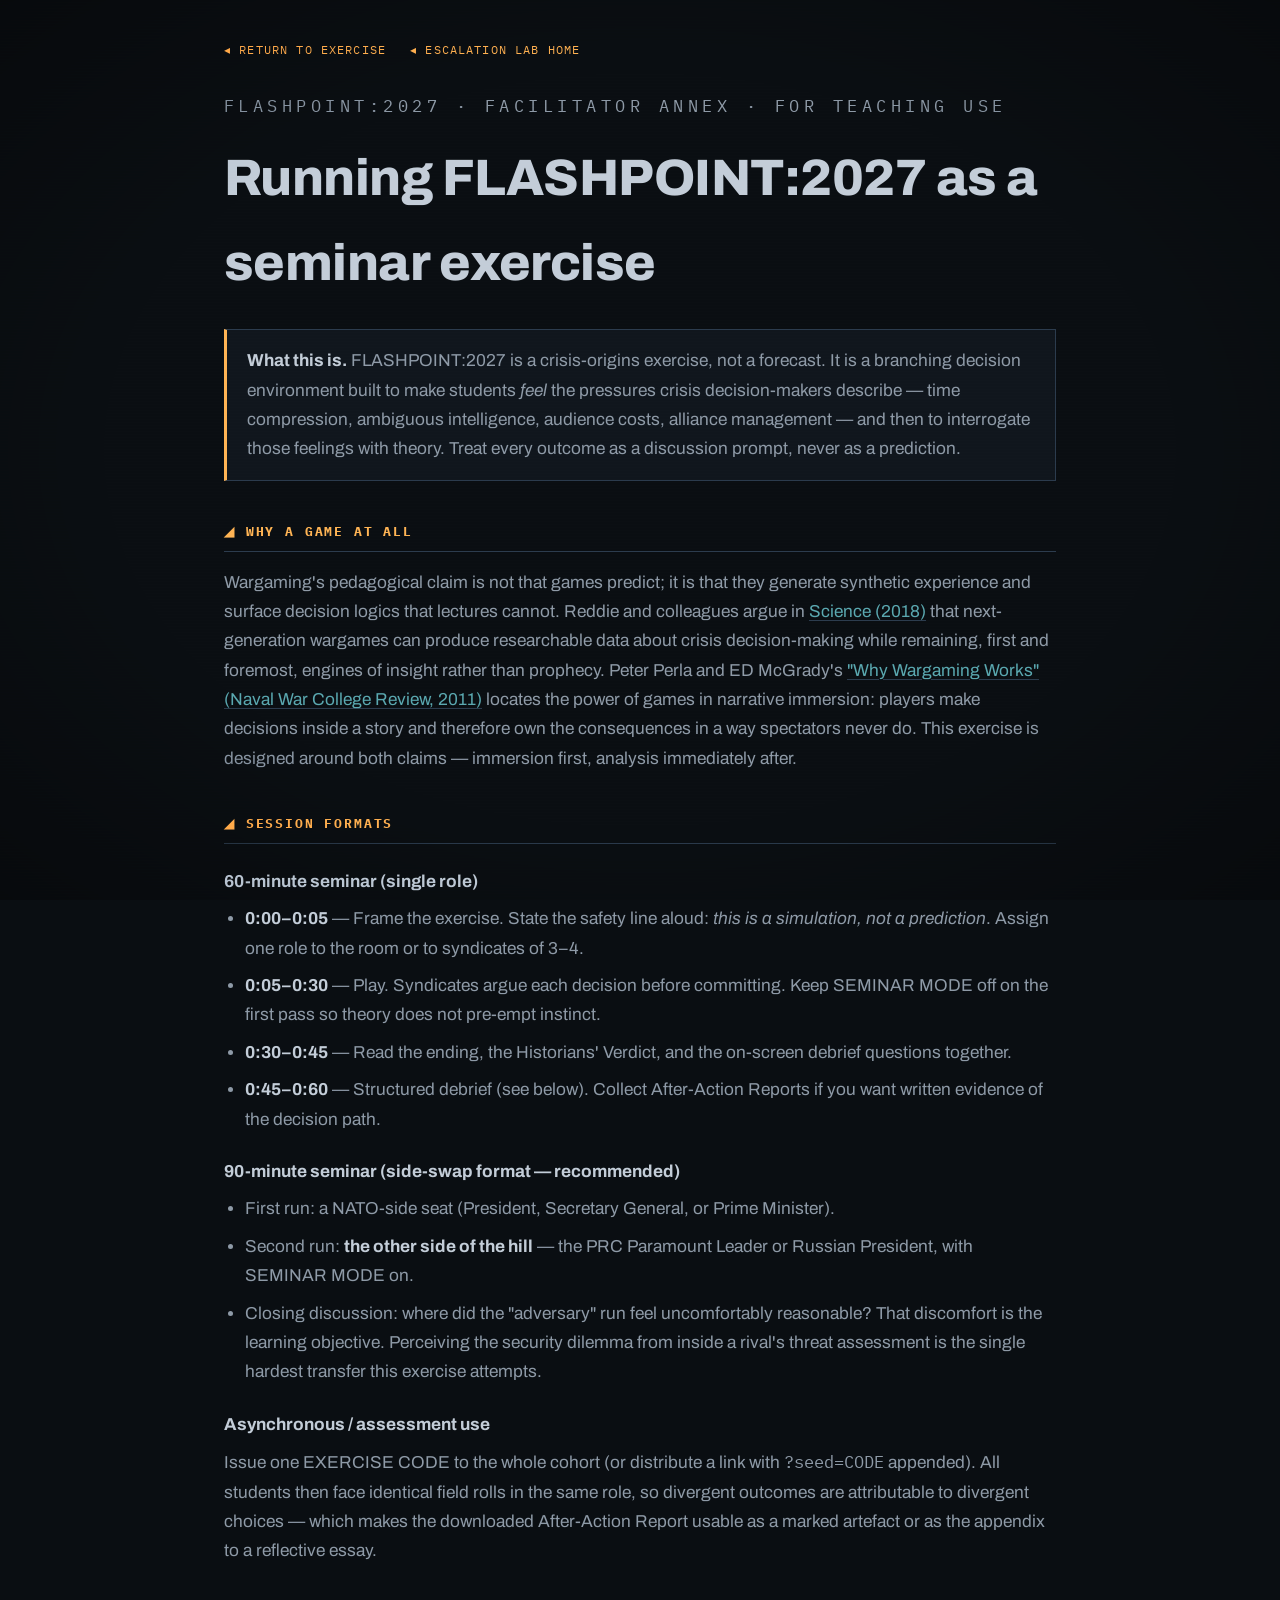
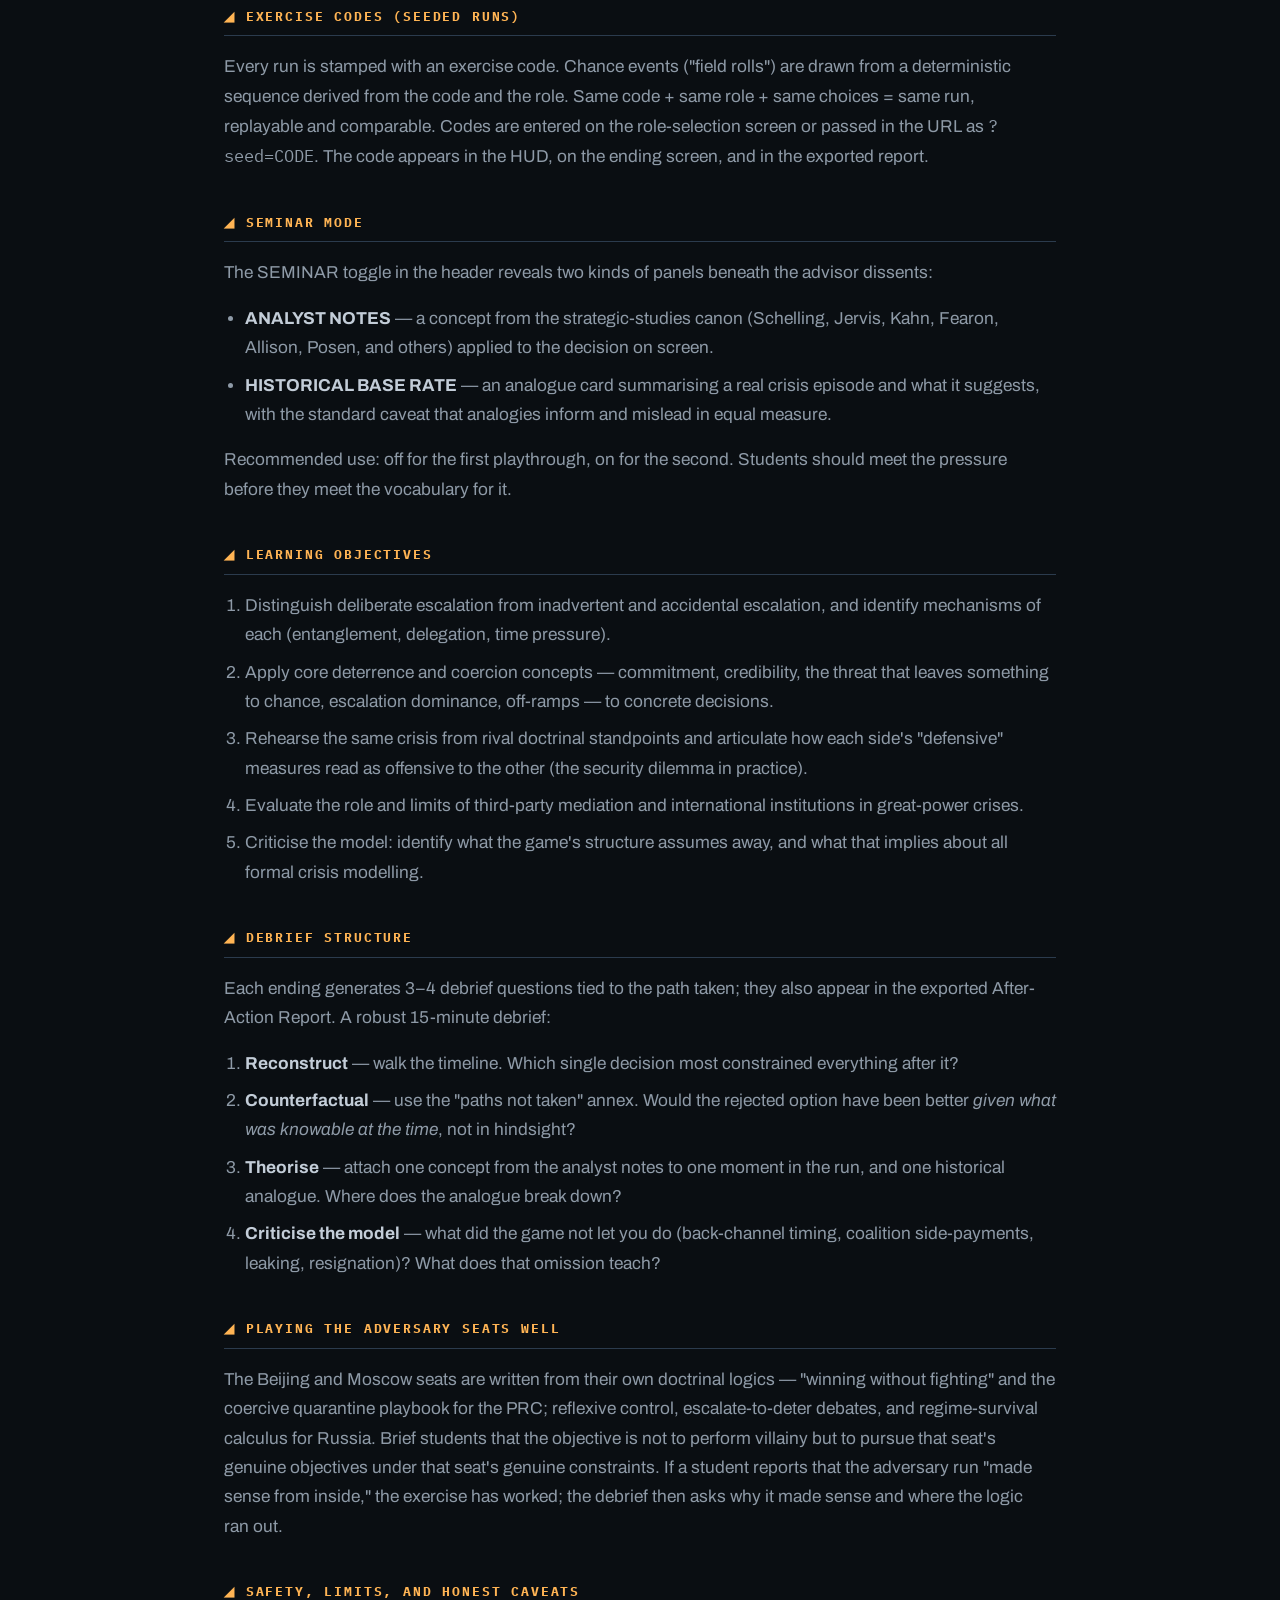
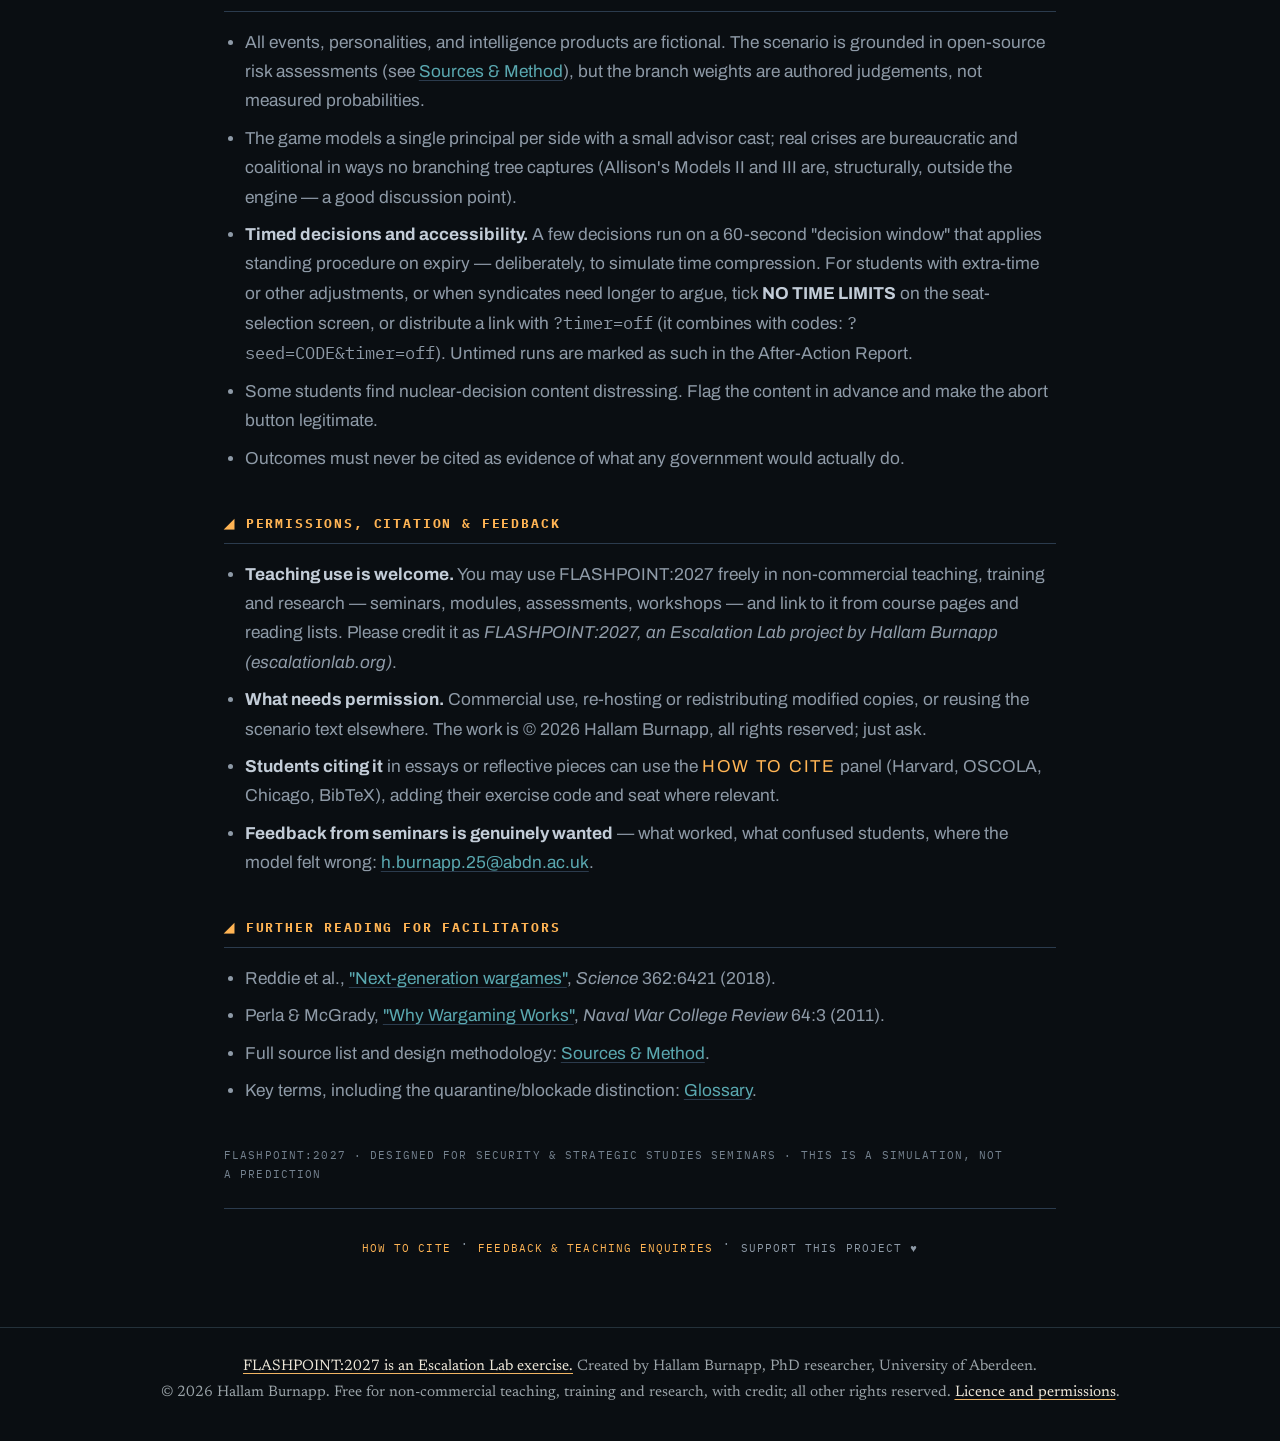
<file: flashpoint/instructor.html>
<!DOCTYPE html> <html lang="en" data-theme="dark"> <head> <meta charset="UTF-8"> <meta name="viewport" content="width=device-width,initial-scale=1"> <title>Facilitator Annex — FLASHPOINT:2027</title> <meta name="description" content="Facilitator guide for running FLASHPOINT:2027 as a seminar exercise: session formats, exercise codes, seminar mode, debrief structure, and pedagogical rationale."> <meta name="author" content="Hallam Burnapp"> <meta name="copyright" content="© 2026 Hallam Burnapp. All rights reserved."> <link rel="canonical" href="https://escalationlab.org/flashpoint/instructor.html"> <meta property="og:type" content="website"> <meta property="og:site_name" content="Escalation Lab"> <meta property="og:title" content="Facilitator Annex — FLASHPOINT:2027"> <meta property="og:description" content="Facilitator guide for running FLASHPOINT:2027 as a seminar exercise: session formats, exercise codes, seminar mode, debrief structure, and pedagogical rationale."> <meta property="og:url" content="https://escalationlab.org/flashpoint/instructor.html"> <meta property="og:image" content="https://escalationlab.org/og-flashpoint.png"> <meta property="og:image:width" content="1200"> <meta property="og:image:height" content="630"> <meta property="og:image:alt" content="FLASHPOINT:2027, a crisis-origins exercise for strategic studies seminars. An Escalation Lab project by Hallam Burnapp."> <meta name="twitter:card" content="summary_large_image"> <meta name="twitter:title" content="Facilitator Annex — FLASHPOINT:2027"> <meta name="twitter:description" content="Facilitator guide for running FLASHPOINT:2027 as a seminar exercise: session formats, exercise codes, seminar mode, debrief structure, and pedagogical rationale."> <meta name="twitter:image" content="https://escalationlab.org/og-flashpoint.png"> <meta name="theme-color" content="#0A0E12"> <link rel="icon" type="image/svg+xml" href="favicon.svg?v=a02a2a25b5"> <link rel="icon" type="image/png" sizes="32x32" href="favicon-32.png?v=2f694a4075"> <link rel="apple-touch-icon" href="apple-touch-icon.png?v=c16ddab08d"> <link rel="preconnect" href="https://fonts.googleapis.com"> <link rel="preconnect" href="https://fonts.gstatic.com" crossorigin> <link href="https://fonts.googleapis.com/css2?family=Archivo:wght@400..800&family=IBM+Plex+Mono:ital,wght@0,400;0,500;0,600;1,400&family=Newsreader:opsz,wght@6..72,400&display=swap" rel="stylesheet"> <link rel="stylesheet" href="styles.css?v=3f9d488423"> </head> <body class="docpage"> <div class="crt" aria-hidden="true"></div> <main class="doc"> <nav class="backlinks" aria-label="Back"><a class="backlink" href="index.html">◂ RETURN TO EXERCISE</a><a class="backlink" href="/">◂ ESCALATION LAB HOME</a></nav> <p class="kicker mono">FLASHPOINT:2027 · FACILITATOR ANNEX · FOR TEACHING USE</p> <h1>Running FLASHPOINT:2027 as a seminar exercise</h1> <div class="callout"> <p><strong>What this is.</strong> FLASHPOINT:2027 is a crisis-origins exercise, not a forecast. It is a branching decision environment built to make students <em>feel</em> the pressures crisis decision-makers describe — time compression, ambiguous intelligence, audience costs, alliance management — and then to interrogate those feelings with theory. Treat every outcome as a discussion prompt, never as a prediction.</p> </div> <h2>◢ WHY A GAME AT ALL</h2> <p>Wargaming's pedagogical claim is not that games predict; it is that they generate synthetic experience and surface decision logics that lectures cannot. Reddie and colleagues argue in <a href="https://www.science.org/doi/10.1126/science.aaw6278">Science (2018)</a> that next-generation wargames can produce researchable data about crisis decision-making while remaining, first and foremost, engines of insight rather than prophecy. Peter Perla and ED McGrady's <a href="https://digital-commons.usnwc.edu/cgi/viewcontent.cgi?article=1578&context=nwc-review">"Why Wargaming Works" (Naval War College Review, 2011)</a> locates the power of games in narrative immersion: players make decisions inside a story and therefore own the consequences in a way spectators never do. This exercise is designed around both claims — immersion first, analysis immediately after.</p> <h2>◢ SESSION FORMATS</h2> <h3>60-minute seminar (single role)</h3> <ul> <li><strong>0:00–0:05</strong> — Frame the exercise. State the safety line aloud: <em>this is a simulation, not a prediction</em>. Assign one role to the room or to syndicates of 3–4.</li> <li><strong>0:05–0:30</strong> — Play. Syndicates argue each decision before committing. Keep SEMINAR MODE off on the first pass so theory does not pre-empt instinct.</li> <li><strong>0:30–0:45</strong> — Read the ending, the Historians' Verdict, and the on-screen debrief questions together.</li> <li><strong>0:45–0:60</strong> — Structured debrief (see below). Collect After-Action Reports if you want written evidence of the decision path.</li> </ul> <h3>90-minute seminar (side-swap format — recommended)</h3> <ul> <li>First run: a NATO-side seat (President, Secretary General, or Prime Minister).</li> <li>Second run: <strong>the other side of the hill</strong> — the PRC Paramount Leader or Russian President, with SEMINAR MODE on.</li> <li>Closing discussion: where did the "adversary" run feel uncomfortably reasonable? That discomfort is the learning objective. Perceiving the security dilemma from inside a rival's threat assessment is the single hardest transfer this exercise attempts.</li> </ul> <h3>Asynchronous / assessment use</h3> <p>Issue one EXERCISE CODE to the whole cohort (or distribute a link with <span class="mono">?seed=CODE</span> appended). All students then face identical field rolls in the same role, so divergent outcomes are attributable to divergent choices — which makes the downloaded After-Action Report usable as a marked artefact or as the appendix to a reflective essay.</p> <h2>◢ EXERCISE CODES (SEEDED RUNS)</h2> <p>Every run is stamped with an exercise code. Chance events ("field rolls") are drawn from a deterministic sequence derived from the code and the role. Same code + same role + same choices = same run, replayable and comparable. Codes are entered on the role-selection screen or passed in the URL as <span class="mono">?seed=CODE</span>. The code appears in the HUD, on the ending screen, and in the exported report.</p> <h2>◢ SEMINAR MODE</h2> <p>The SEMINAR toggle in the header reveals two kinds of panels beneath the advisor dissents:</p> <ul> <li><strong>ANALYST NOTES</strong> — a concept from the strategic-studies canon (Schelling, Jervis, Kahn, Fearon, Allison, Posen, and others) applied to the decision on screen.</li> <li><strong>HISTORICAL BASE RATE</strong> — an analogue card summarising a real crisis episode and what it suggests, with the standard caveat that analogies inform and mislead in equal measure.</li> </ul> <p>Recommended use: off for the first playthrough, on for the second. Students should meet the pressure before they meet the vocabulary for it.</p> <h2>◢ LEARNING OBJECTIVES</h2> <ol> <li>Distinguish deliberate escalation from inadvertent and accidental escalation, and identify mechanisms of each (entanglement, delegation, time pressure).</li> <li>Apply core deterrence and coercion concepts — commitment, credibility, the threat that leaves something to chance, escalation dominance, off-ramps — to concrete decisions.</li> <li>Rehearse the same crisis from rival doctrinal standpoints and articulate how each side's "defensive" measures read as offensive to the other (the security dilemma in practice).</li> <li>Evaluate the role and limits of third-party mediation and international institutions in great-power crises.</li> <li>Criticise the model: identify what the game's structure assumes away, and what that implies about all formal crisis modelling.</li> </ol> <h2>◢ DEBRIEF STRUCTURE</h2> <p>Each ending generates 3–4 debrief questions tied to the path taken; they also appear in the exported After-Action Report. A robust 15-minute debrief:</p> <ol> <li><strong>Reconstruct</strong> — walk the timeline. Which single decision most constrained everything after it?</li> <li><strong>Counterfactual</strong> — use the "paths not taken" annex. Would the rejected option have been better <em>given what was knowable at the time</em>, not in hindsight?</li> <li><strong>Theorise</strong> — attach one concept from the analyst notes to one moment in the run, and one historical analogue. Where does the analogue break down?</li> <li><strong>Criticise the model</strong> — what did the game not let you do (back-channel timing, coalition side-payments, leaking, resignation)? What does that omission teach?</li> </ol> <h2>◢ PLAYING THE ADVERSARY SEATS WELL</h2> <p>The Beijing and Moscow seats are written from their own doctrinal logics — "winning without fighting" and the coercive quarantine playbook for the PRC; reflexive control, escalate-to-deter debates, and regime-survival calculus for Russia. Brief students that the objective is not to perform villainy but to pursue that seat's genuine objectives under that seat's genuine constraints. If a student reports that the adversary run "made sense from inside," the exercise has worked; the debrief then asks why it made sense and where the logic ran out.</p> <h2>◢ SAFETY, LIMITS, AND HONEST CAVEATS</h2> <ul> <li>All events, personalities, and intelligence products are fictional. The scenario is grounded in open-source risk assessments (see <a href="sources.html">Sources &amp; Method</a>), but the branch weights are authored judgements, not measured probabilities.</li> <li>The game models a single principal per side with a small advisor cast; real crises are bureaucratic and coalitional in ways no branching tree captures (Allison's Models II and III are, structurally, outside the engine — a good discussion point).</li> <li><strong>Timed decisions and accessibility.</strong> A few decisions run on a 60-second "decision window" that applies standing procedure on expiry — deliberately, to simulate time compression. For students with extra-time or other adjustments, or when syndicates need longer to argue, tick <strong>NO TIME LIMITS</strong> on the seat-selection screen, or distribute a link with <span class="mono">?timer=off</span> (it combines with codes: <span class="mono">?seed=CODE&amp;timer=off</span>). Untimed runs are marked as such in the After-Action Report.</li> <li>Some students find nuclear-decision content distressing. Flag the content in advance and make the abort button legitimate.</li> <li>Outcomes must never be cited as evidence of what any government would actually do.</li> </ul> <h2>◢ PERMISSIONS, CITATION &amp; FEEDBACK</h2> <ul> <li><strong>Teaching use is welcome.</strong> You may use FLASHPOINT:2027 freely in non-commercial teaching, training and research — seminars, modules, assessments, workshops — and link to it from course pages and reading lists. Please credit it as <em>FLASHPOINT:2027, an Escalation Lab project by Hallam Burnapp (escalationlab.org)</em>.</li> <li><strong>What needs permission.</strong> Commercial use, re-hosting or redistributing modified copies, or reusing the scenario text elsewhere. The work is © 2026 Hallam Burnapp, all rights reserved; just ask.</li> <li><strong>Students citing it</strong> in essays or reflective pieces can use the <button type="button" class="credit-cite" data-cite-open>HOW TO CITE</button> panel (Harvard, OSCOLA, Chicago, BibTeX), adding their exercise code and seat where relevant.</li> <li><strong>Feedback from seminars is genuinely wanted</strong> — what worked, what confused students, where the model felt wrong: <a href="mailto:h.burnapp.25@abdn.ac.uk?subject=FLASHPOINT%3A2027%20%E2%80%94%20feedback%20%2F%20teaching%20enquiry">h.burnapp.25@abdn.ac.uk</a>.</li> </ul> <h2>◢ FURTHER READING FOR FACILITATORS</h2> <ul> <li>Reddie et al., <a href="https://www.science.org/doi/10.1126/science.aaw6278">"Next-generation wargames"</a>, <em>Science</em> 362:6421 (2018).</li> <li>Perla &amp; McGrady, <a href="https://digital-commons.usnwc.edu/cgi/viewcontent.cgi?article=1578&context=nwc-review">"Why Wargaming Works"</a>, <em>Naval War College Review</em> 64:3 (2011).</li> <li>Full source list and design methodology: <a href="sources.html">Sources &amp; Method</a>.</li> <li>Key terms, including the quarantine/blockade distinction: <a href="glossary.html">Glossary</a>.</li> </ul> <p class="mono" style="margin-top:var(--space-10);font-size:.7rem;letter-spacing:.1em;color:var(--text-faint)">FLASHPOINT:2027 · DESIGNED FOR SECURITY &amp; STRATEGIC STUDIES SEMINARS · THIS IS A SIMULATION, NOT A PREDICTION</p> <div class="credit" data-credit></div> </main> <footer class="fp-credit"> <p><a href="/">FLASHPOINT:2027 is an Escalation Lab exercise.</a> Created by Hallam Burnapp, PhD researcher, University of Aberdeen.</p> <p>© 2026 Hallam Burnapp. Free for non-commercial teaching, training and research, with credit; all other rights reserved. <a href="/licence.html">Licence and permissions</a>.</p> </footer> <script src="cite.js?v=ac960ff123"></script> </body> </html>
</file>
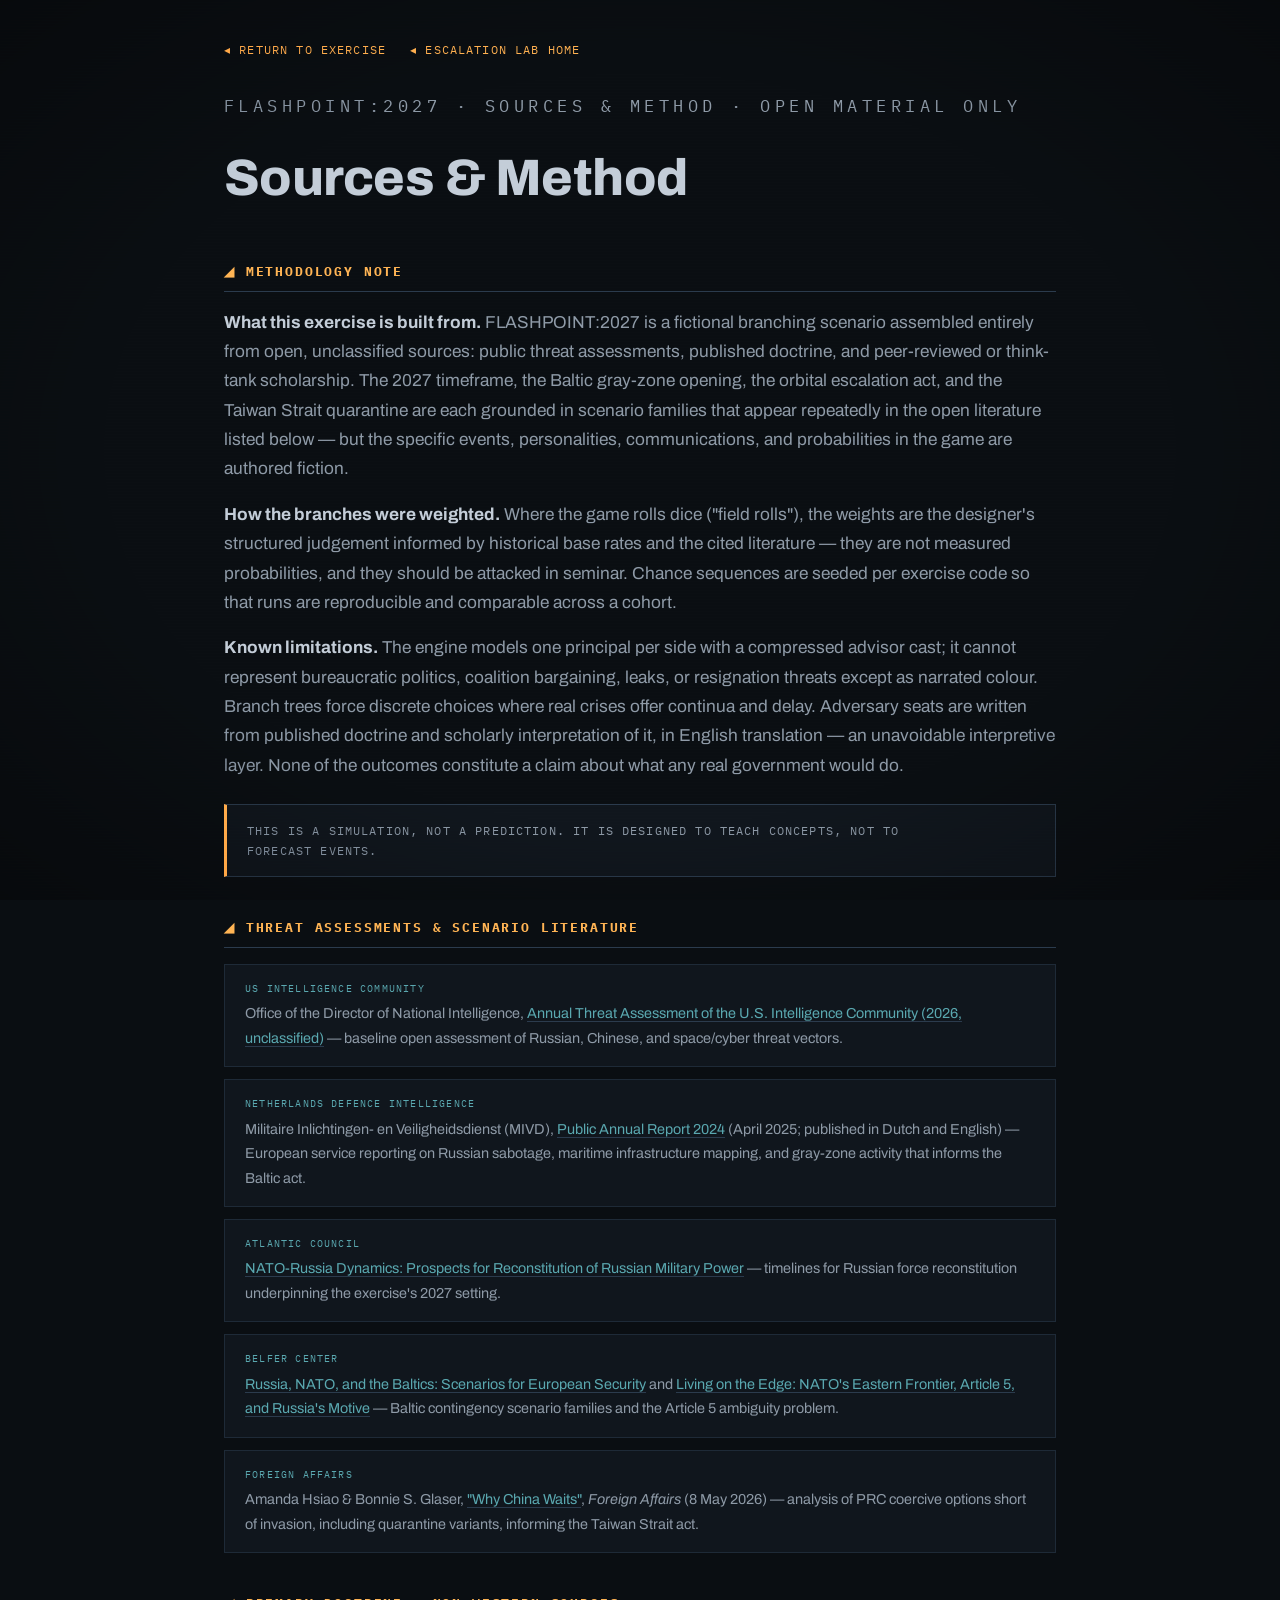
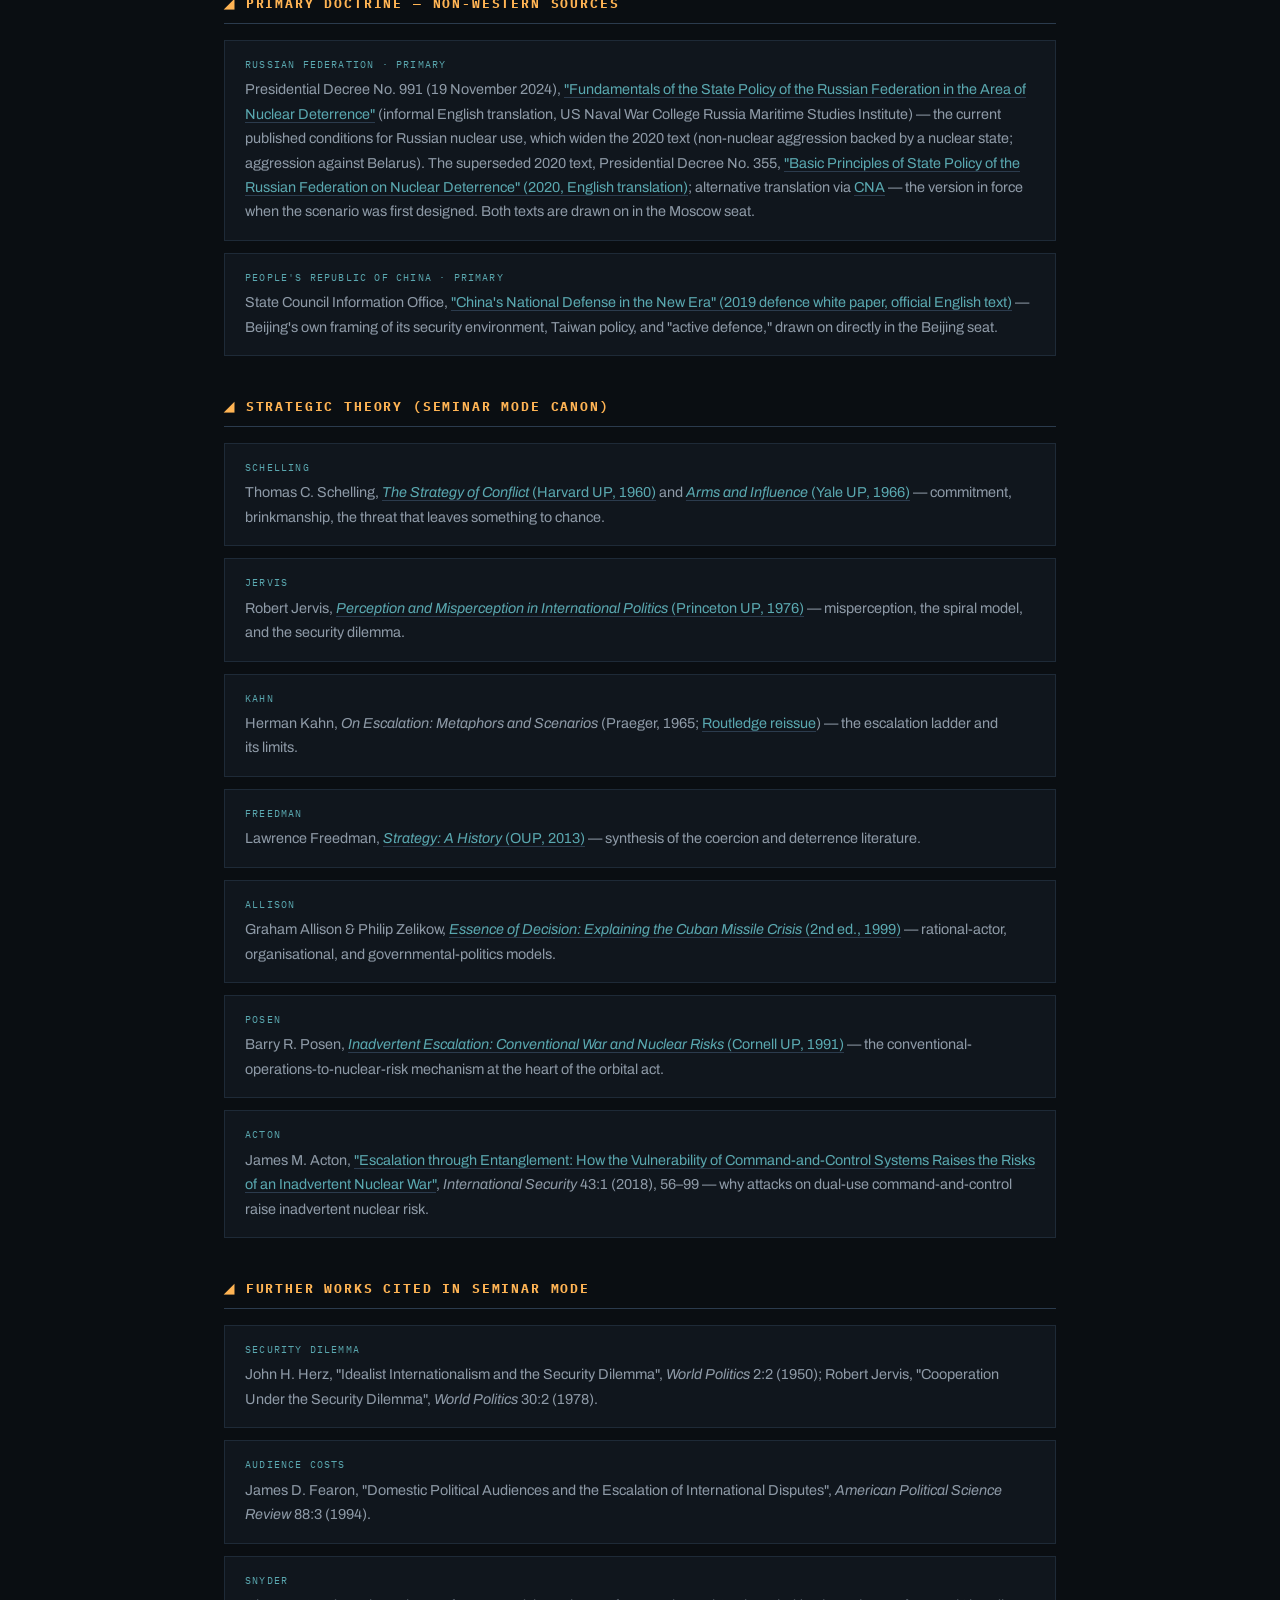
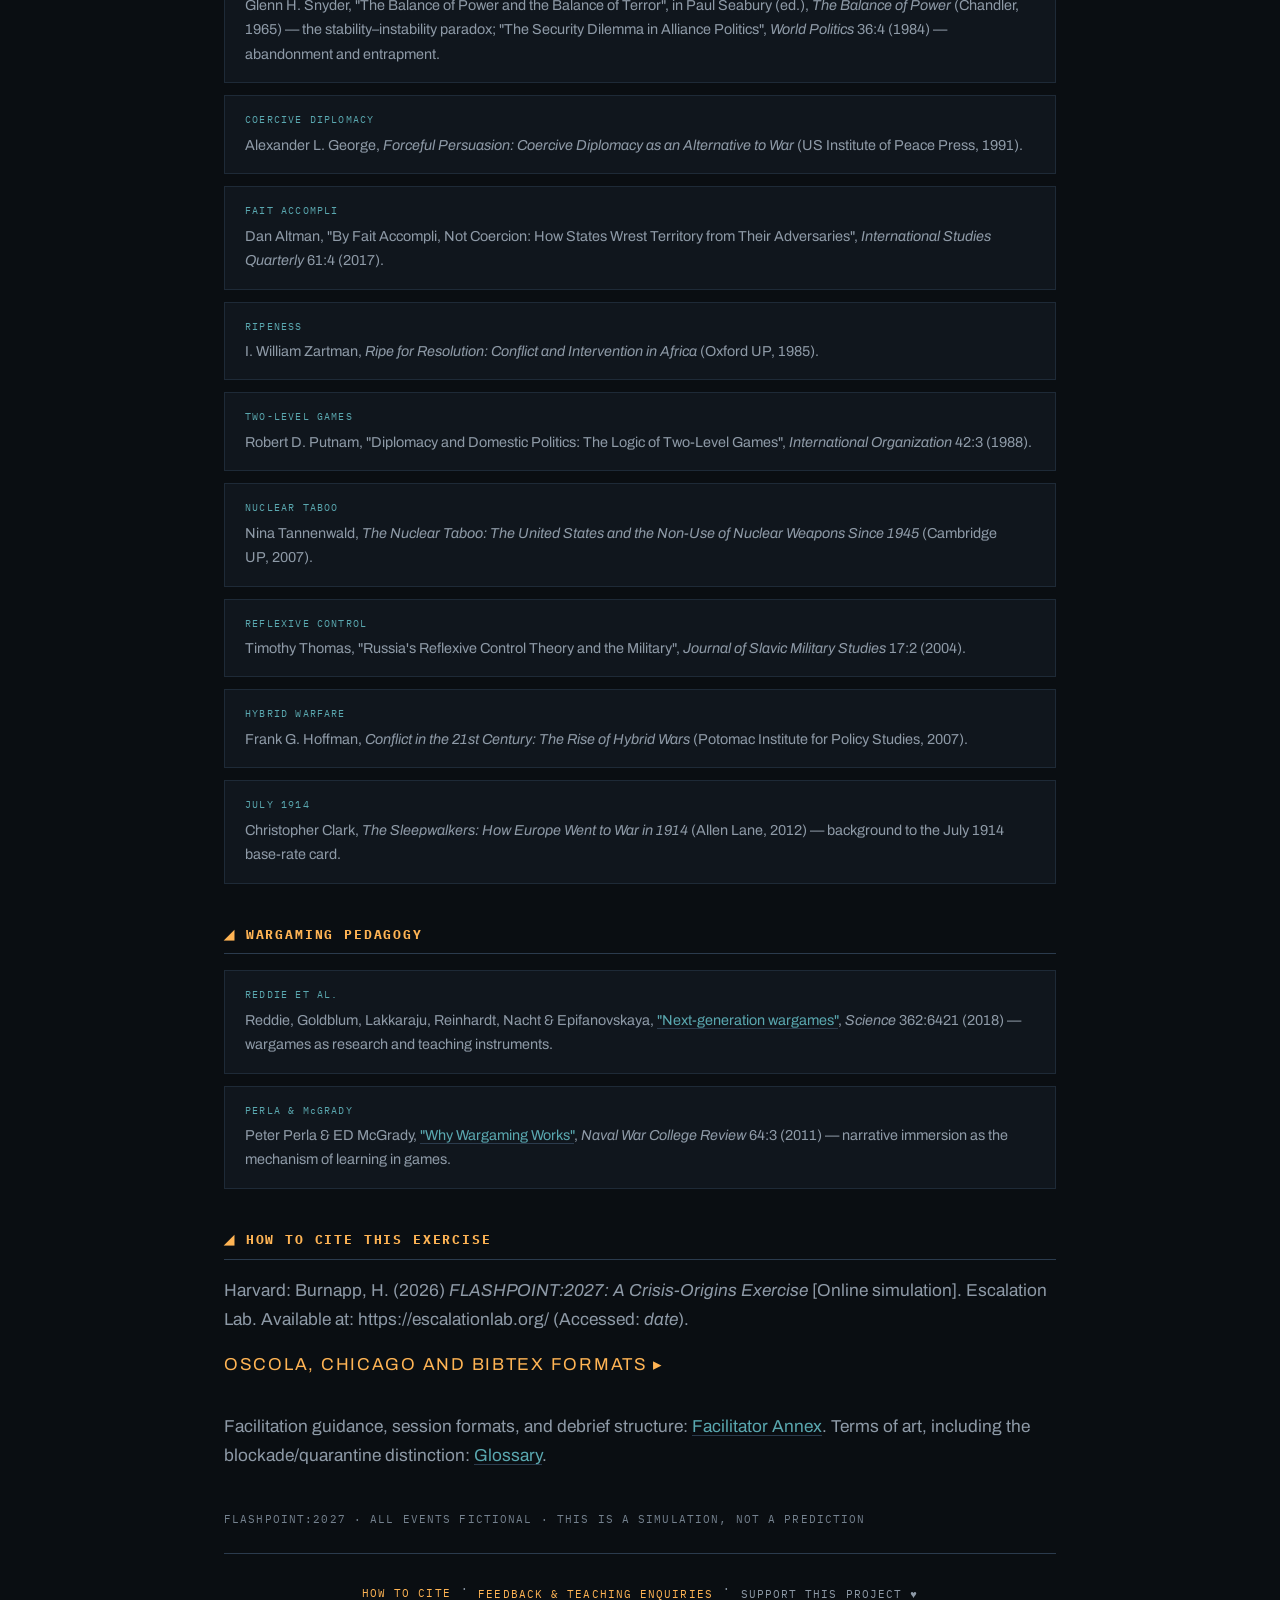
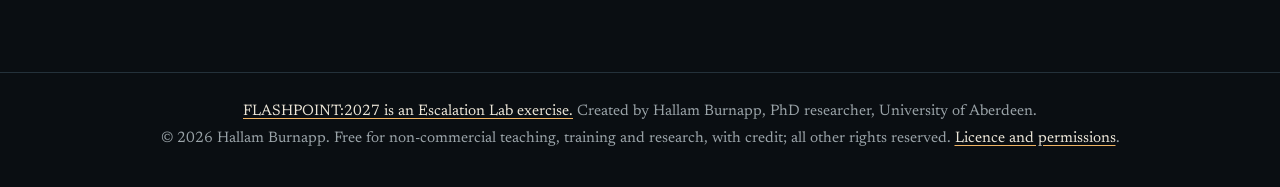
<file: flashpoint/sources.html>
<!DOCTYPE html> <html lang="en" data-theme="dark"> <head> <meta charset="UTF-8"> <meta name="viewport" content="width=device-width,initial-scale=1"> <title>Sources &amp; Method — FLASHPOINT:2027</title> <meta name="description" content="Open sources and design methodology behind FLASHPOINT:2027, including non-Western primary doctrine documents."> <meta name="author" content="Hallam Burnapp"> <meta name="copyright" content="© 2026 Hallam Burnapp. All rights reserved."> <link rel="canonical" href="https://escalationlab.org/flashpoint/sources.html"> <meta property="og:type" content="website"> <meta property="og:site_name" content="Escalation Lab"> <meta property="og:title" content="Sources &amp; Method — FLASHPOINT:2027"> <meta property="og:description" content="Open sources and design methodology behind FLASHPOINT:2027, including non-Western primary doctrine documents."> <meta property="og:url" content="https://escalationlab.org/flashpoint/sources.html"> <meta property="og:image" content="https://escalationlab.org/og-flashpoint.png"> <meta property="og:image:width" content="1200"> <meta property="og:image:height" content="630"> <meta property="og:image:alt" content="FLASHPOINT:2027, a crisis-origins exercise for strategic studies seminars. An Escalation Lab project by Hallam Burnapp."> <meta name="twitter:card" content="summary_large_image"> <meta name="twitter:title" content="Sources &amp; Method — FLASHPOINT:2027"> <meta name="twitter:description" content="Open sources and design methodology behind FLASHPOINT:2027, including non-Western primary doctrine documents."> <meta name="twitter:image" content="https://escalationlab.org/og-flashpoint.png"> <meta name="theme-color" content="#0A0E12"> <link rel="icon" type="image/svg+xml" href="favicon.svg?v=a02a2a25b5"> <link rel="icon" type="image/png" sizes="32x32" href="favicon-32.png?v=2f694a4075"> <link rel="apple-touch-icon" href="apple-touch-icon.png?v=c16ddab08d"> <link rel="preconnect" href="https://fonts.googleapis.com"> <link rel="preconnect" href="https://fonts.gstatic.com" crossorigin> <link href="https://fonts.googleapis.com/css2?family=Archivo:wght@400..800&family=IBM+Plex+Mono:ital,wght@0,400;0,500;0,600;1,400&family=Newsreader:opsz,wght@6..72,400&display=swap" rel="stylesheet"> <link rel="stylesheet" href="styles.css?v=3f9d488423"> </head> <body class="docpage"> <div class="crt" aria-hidden="true"></div> <main class="doc"> <nav class="backlinks" aria-label="Back"><a class="backlink" href="index.html">◂ RETURN TO EXERCISE</a><a class="backlink" href="/">◂ ESCALATION LAB HOME</a></nav> <p class="kicker mono">FLASHPOINT:2027 · SOURCES &amp; METHOD · OPEN MATERIAL ONLY</p> <h1>Sources &amp; Method</h1> <h2>◢ METHODOLOGY NOTE</h2> <p><strong>What this exercise is built from.</strong> FLASHPOINT:2027 is a fictional branching scenario assembled entirely from open, unclassified sources: public threat assessments, published doctrine, and peer-reviewed or think-tank scholarship. The 2027 timeframe, the Baltic gray-zone opening, the orbital escalation act, and the Taiwan Strait quarantine are each grounded in scenario families that appear repeatedly in the open literature listed below — but the specific events, personalities, communications, and probabilities in the game are authored fiction.</p> <p><strong>How the branches were weighted.</strong> Where the game rolls dice ("field rolls"), the weights are the designer's structured judgement informed by historical base rates and the cited literature — they are not measured probabilities, and they should be attacked in seminar. Chance sequences are seeded per exercise code so that runs are reproducible and comparable across a cohort.</p> <p><strong>Known limitations.</strong> The engine models one principal per side with a compressed advisor cast; it cannot represent bureaucratic politics, coalition bargaining, leaks, or resignation threats except as narrated colour. Branch trees force discrete choices where real crises offer continua and delay. Adversary seats are written from published doctrine and scholarly interpretation of it, in English translation — an unavoidable interpretive layer. None of the outcomes constitute a claim about what any real government would do.</p> <div class="callout"> <p class="mono" style="font-size:.72rem;letter-spacing:.1em">THIS IS A SIMULATION, NOT A PREDICTION. IT IS DESIGNED TO TEACH CONCEPTS, NOT TO FORECAST EVENTS.</p> </div> <h2>◢ THREAT ASSESSMENTS &amp; SCENARIO LITERATURE</h2> <div class="src-item"><span class="src-tag">US INTELLIGENCE COMMUNITY</span><p>Office of the Director of National Intelligence, <a href="https://archive.dni.gov/files/ODNI/documents/assessments/ATA-2026-Unclassified-Report.pdf">Annual Threat Assessment of the U.S. Intelligence Community (2026, unclassified)</a> — baseline open assessment of Russian, Chinese, and space/cyber threat vectors.</p></div> <div class="src-item"><span class="src-tag">NETHERLANDS DEFENCE INTELLIGENCE</span><p>Militaire Inlichtingen- en Veiligheidsdienst (MIVD), <a href="https://www.rijksoverheid.nl/documenten/jaarverslagen/2025/04/22/mivd-openbaar-jaarverslag-2024">Public Annual Report 2024</a> (April 2025; published in Dutch and English) — European service reporting on Russian sabotage, maritime infrastructure mapping, and gray-zone activity that informs the Baltic act.</p></div> <div class="src-item"><span class="src-tag">ATLANTIC COUNCIL</span><p><a href="https://www.atlanticcouncil.org/in-depth-research-reports/report/nato-russia-dynamics-prospects-for-reconstitution-of-russian-military-power/">NATO-Russia Dynamics: Prospects for Reconstitution of Russian Military Power</a> — timelines for Russian force reconstitution underpinning the exercise's 2027 setting.</p></div> <div class="src-item"><span class="src-tag">BELFER CENTER</span><p><a href="https://www.belfercenter.org/research-analysis/russia-nato-baltics-scenarios-europe-security">Russia, NATO, and the Baltics: Scenarios for European Security</a> and <a href="https://www.belfercenter.org/research-analysis/living-edge-natos-eastern-frontier-article-5-and-russias-motive">Living on the Edge: NATO's Eastern Frontier, Article 5, and Russia's Motive</a> — Baltic contingency scenario families and the Article 5 ambiguity problem.</p></div> <div class="src-item"><span class="src-tag">FOREIGN AFFAIRS</span><p>Amanda Hsiao &amp; Bonnie S. Glaser, <a href="https://www.foreignaffairs.com/taiwan/why-china-waits">"Why China Waits"</a>, <em>Foreign Affairs</em> (8 May 2026) — analysis of PRC coercive options short of invasion, including quarantine variants, informing the Taiwan Strait act.</p></div> <h2>◢ PRIMARY DOCTRINE — NON-WESTERN SOURCES</h2> <div class="src-item"><span class="src-tag">RUSSIAN FEDERATION · PRIMARY</span><p>Presidential Decree No. 991 (19 November 2024), <a href="https://digital-commons.usnwc.edu/rmsi_research/7/">"Fundamentals of the State Policy of the Russian Federation in the Area of Nuclear Deterrence"</a> (informal English translation, US Naval War College Russia Maritime Studies Institute) — the current published conditions for Russian nuclear use, which widen the 2020 text (non-nuclear aggression backed by a nuclear state; aggression against Belarus). The superseded 2020 text, Presidential Decree No. 355, <a href="https://rusmilsec.blog/wp-content/uploads/2021/08/nucdet_rf_2020_eng.pdf">"Basic Principles of State Policy of the Russian Federation on Nuclear Deterrence" (2020, English translation)</a>; alternative translation via <a href="https://www.cna.org/reports/2020/06/Foundations%20of%20State%20Policy%20of%20the%20Russian%20Federation%20in%20the%20Area%20of%20Nuclear%20Deterrence.pdf">CNA</a> — the version in force when the scenario was first designed. Both texts are drawn on in the Moscow seat.</p></div> <div class="src-item"><span class="src-tag">PEOPLE'S REPUBLIC OF CHINA · PRIMARY</span><p>State Council Information Office, <a href="https://english.www.gov.cn/archive/whitepaper/201907/24/content_WS5d3941ddc6d08408f502283d.html">"China's National Defense in the New Era" (2019 defence white paper, official English text)</a> — Beijing's own framing of its security environment, Taiwan policy, and "active defence," drawn on directly in the Beijing seat.</p></div> <h2>◢ STRATEGIC THEORY (SEMINAR MODE CANON)</h2> <div class="src-item"><span class="src-tag">SCHELLING</span><p>Thomas C. Schelling, <a href="https://www.hup.harvard.edu/books/9780674840317"><em>The Strategy of Conflict</em> (Harvard UP, 1960)</a> and <a href="https://yalebooks.yale.edu/book/9780300143379/arms-and-influence/"><em>Arms and Influence</em> (Yale UP, 1966)</a> — commitment, brinkmanship, the threat that leaves something to chance.</p></div> <div class="src-item"><span class="src-tag">JERVIS</span><p>Robert Jervis, <a href="https://press.princeton.edu/books/paperback/9780691175850/perception-and-misperception-in-international-politics"><em>Perception and Misperception in International Politics</em> (Princeton UP, 1976)</a> — misperception, the spiral model, and the security dilemma.</p></div> <div class="src-item"><span class="src-tag">KAHN</span><p>Herman Kahn, <em>On Escalation: Metaphors and Scenarios</em> (Praeger, 1965; <a href="https://www.routledge.com/On-Escalation-Metaphors-and-Scenarios/Kahn/p/book/9781412811620">Routledge reissue</a>) — the escalation ladder and its limits.</p></div> <div class="src-item"><span class="src-tag">FREEDMAN</span><p>Lawrence Freedman, <a href="https://global.oup.com/academic/product/strategy-9780199325153"><em>Strategy: A History</em> (OUP, 2013)</a> — synthesis of the coercion and deterrence literature.</p></div> <div class="src-item"><span class="src-tag">ALLISON</span><p>Graham Allison &amp; Philip Zelikow, <a href="https://www.pearson.com/en-us/subject-catalog/p/essence-of-decision-explaining-the-cuban-missile-crisis/P200000003437"><em>Essence of Decision: Explaining the Cuban Missile Crisis</em> (2nd ed., 1999)</a> — rational-actor, organisational, and governmental-politics models.</p></div> <div class="src-item"><span class="src-tag">POSEN</span><p>Barry R. Posen, <a href="https://ssp.mit.edu/publications/1992/inadvertent-escalation"><em>Inadvertent Escalation: Conventional War and Nuclear Risks</em> (Cornell UP, 1991)</a> — the conventional-operations-to-nuclear-risk mechanism at the heart of the orbital act.</p></div> <div class="src-item"><span class="src-tag">ACTON</span><p>James M. Acton, <a href="https://doi.org/10.1162/isec_a_00320">"Escalation through Entanglement: How the Vulnerability of Command-and-Control Systems Raises the Risks of an Inadvertent Nuclear War"</a>, <em>International Security</em> 43:1 (2018), 56–99 — why attacks on dual-use command-and-control raise inadvertent nuclear risk.</p></div> <h2>◢ FURTHER WORKS CITED IN SEMINAR MODE</h2> <div class="src-item"><span class="src-tag">SECURITY DILEMMA</span><p>John H. Herz, "Idealist Internationalism and the Security Dilemma", <em>World Politics</em> 2:2 (1950); Robert Jervis, "Cooperation Under the Security Dilemma", <em>World Politics</em> 30:2 (1978).</p></div> <div class="src-item"><span class="src-tag">AUDIENCE COSTS</span><p>James D. Fearon, "Domestic Political Audiences and the Escalation of International Disputes", <em>American Political Science Review</em> 88:3 (1994).</p></div> <div class="src-item"><span class="src-tag">SNYDER</span><p>Glenn H. Snyder, "The Balance of Power and the Balance of Terror", in Paul Seabury (ed.), <em>The Balance of Power</em> (Chandler, 1965) — the stability–instability paradox; "The Security Dilemma in Alliance Politics", <em>World Politics</em> 36:4 (1984) — abandonment and entrapment.</p></div> <div class="src-item"><span class="src-tag">COERCIVE DIPLOMACY</span><p>Alexander L. George, <em>Forceful Persuasion: Coercive Diplomacy as an Alternative to War</em> (US Institute of Peace Press, 1991).</p></div> <div class="src-item"><span class="src-tag">FAIT ACCOMPLI</span><p>Dan Altman, "By Fait Accompli, Not Coercion: How States Wrest Territory from Their Adversaries", <em>International Studies Quarterly</em> 61:4 (2017).</p></div> <div class="src-item"><span class="src-tag">RIPENESS</span><p>I. William Zartman, <em>Ripe for Resolution: Conflict and Intervention in Africa</em> (Oxford UP, 1985).</p></div> <div class="src-item"><span class="src-tag">TWO-LEVEL GAMES</span><p>Robert D. Putnam, "Diplomacy and Domestic Politics: The Logic of Two-Level Games", <em>International Organization</em> 42:3 (1988).</p></div> <div class="src-item"><span class="src-tag">NUCLEAR TABOO</span><p>Nina Tannenwald, <em>The Nuclear Taboo: The United States and the Non-Use of Nuclear Weapons Since 1945</em> (Cambridge UP, 2007).</p></div> <div class="src-item"><span class="src-tag">REFLEXIVE CONTROL</span><p>Timothy Thomas, "Russia's Reflexive Control Theory and the Military", <em>Journal of Slavic Military Studies</em> 17:2 (2004).</p></div> <div class="src-item"><span class="src-tag">HYBRID WARFARE</span><p>Frank G. Hoffman, <em>Conflict in the 21st Century: The Rise of Hybrid Wars</em> (Potomac Institute for Policy Studies, 2007).</p></div> <div class="src-item"><span class="src-tag">JULY 1914</span><p>Christopher Clark, <em>The Sleepwalkers: How Europe Went to War in 1914</em> (Allen Lane, 2012) — background to the July 1914 base-rate card.</p></div> <h2>◢ WARGAMING PEDAGOGY</h2> <div class="src-item"><span class="src-tag">REDDIE ET AL.</span><p>Reddie, Goldblum, Lakkaraju, Reinhardt, Nacht &amp; Epifanovskaya, <a href="https://www.science.org/doi/10.1126/science.aaw6278">"Next-generation wargames"</a>, <em>Science</em> 362:6421 (2018) — wargames as research and teaching instruments.</p></div> <div class="src-item"><span class="src-tag">PERLA &amp; McGRADY</span><p>Peter Perla &amp; ED McGrady, <a href="https://digital-commons.usnwc.edu/cgi/viewcontent.cgi?article=1578&context=nwc-review">"Why Wargaming Works"</a>, <em>Naval War College Review</em> 64:3 (2011) — narrative immersion as the mechanism of learning in games.</p></div> <h2>◢ HOW TO CITE THIS EXERCISE</h2> <p>Harvard: Burnapp, H. (2026) <em>FLASHPOINT:2027: A Crisis-Origins Exercise</em> [Online simulation]. Escalation Lab. Available at: https://escalationlab.org/ (Accessed: <em>date</em>).</p> <p><button type="button" class="credit-cite" data-cite-open>OSCOLA, CHICAGO AND BIBTEX FORMATS ▸</button></p> <p style="margin-top:var(--space-8)">Facilitation guidance, session formats, and debrief structure: <a href="instructor.html">Facilitator Annex</a>. Terms of art, including the blockade/quarantine distinction: <a href="glossary.html">Glossary</a>.</p> <p class="mono" style="margin-top:var(--space-10);font-size:.7rem;letter-spacing:.1em;color:var(--text-faint)">FLASHPOINT:2027 · ALL EVENTS FICTIONAL · THIS IS A SIMULATION, NOT A PREDICTION</p> <div class="credit" data-credit></div> </main> <footer class="fp-credit"> <p><a href="/">FLASHPOINT:2027 is an Escalation Lab exercise.</a> Created by Hallam Burnapp, PhD researcher, University of Aberdeen.</p> <p>© 2026 Hallam Burnapp. Free for non-commercial teaching, training and research, with credit; all other rights reserved. <a href="/licence.html">Licence and permissions</a>.</p> </footer> <script src="cite.js?v=ac960ff123"></script> </body> </html>
</file>
<file: site.css>
/* Escalation Lab: shared stylesheet for the parent-brand pages (about, research, 404, redirects).
   Design tokens and the header, footer and plotting-sheet rules are taken unchanged from the brand
   kit's front page (index.html), which keeps its own inline styles and scope animation. */
:root {
  /* the room: a plotting sheet */
  --sheet: #E6E9E1;
  --grid: #D3DAD0;
  --grid-major: #BCC6B9;
  --ink: #15191B;
  --ink-2: #4A5557;
  --amber: #A86A12;      /* the scope on light ground */
  --red: #CF2F25;        /* chinagraph: escalation and contacts only */
  /* a screen in the room: FLASHPOINT */
  --screen: #0A0E12; --screen-rule: #24313A; --paper: #ECE6D8; --screen-amber: #F0B463; --screen-red: #EB5B55; --screen-muted: #9AA3A8;
  /* sealed */
  --sealed: #0C0E0F; --bone: #D9D4C7; --sealed-rule: #2A2D2E;
  --display: "Archivo", "Helvetica Neue", Arial, sans-serif;
  --text: "Newsreader", Georgia, serif;
  --data: "IBM Plex Mono", ui-monospace, Menlo, monospace;
  --gutter: clamp(1rem, 4vw, 3rem);
}

* { box-sizing: border-box; }
html { -webkit-text-size-adjust: 100%; }
body { margin: 0; background: var(--sheet); color: var(--ink); font: 400 1.125rem/1.6 var(--text); }
a { color: inherit; text-underline-offset: .2em; text-decoration-thickness: 1px; }
:focus-visible { outline: 2px solid var(--red); outline-offset: 3px; }
.sr { position: absolute; width: 1px; height: 1px; overflow: hidden; clip: rect(0 0 0 0); white-space: nowrap; }
.wrap { max-width: 78rem; margin: 0 auto; padding: 0 var(--gutter); }


.site-head .wrap { display: flex; align-items: center; justify-content: space-between; gap: 1rem 2rem; flex-wrap: wrap; padding-block: 1.1rem; }
.lockup { height: 2.5rem; width: auto; display: block; }
.site-nav ul { list-style: none; margin: 0; padding: 0; display: flex; gap: clamp(1rem, 2.4vw, 2rem); flex-wrap: wrap; }
.site-nav a { font: 600 .95rem/1 var(--display); text-decoration: none; }
.site-nav a:hover { color: var(--red); }


/* the plotting sheet */
.table {
  background-color: var(--sheet);
  background-image:
    linear-gradient(var(--grid-major) 1px, transparent 1px),
    linear-gradient(90deg, var(--grid-major) 1px, transparent 1px),
    linear-gradient(var(--grid) 1px, transparent 1px),
    linear-gradient(90deg, var(--grid) 1px, transparent 1px);
  background-size: 120px 120px, 120px 120px, 24px 24px, 24px 24px;
  background-position: -1px -1px;
  border-block: 1px solid var(--grid-major);
}

.btn { display: inline-flex; align-items: center; min-height: 3rem; padding: 0 1.4rem; background: var(--ink); color: var(--sheet); font: 700 1rem/1 var(--display); font-stretch: 110%; text-decoration: none; border: 0; cursor: pointer;
  clip-path: polygon(10px 0, 100% 0, 100% calc(100% - 10px), calc(100% - 10px) 100%, 0 100%, 0 10px); }
.btn:hover { background: var(--red); }
.link-quiet { font: 600 1rem/1 var(--display); text-decoration: none; border-bottom: 2px solid var(--red); padding-bottom: .2rem; background: var(--sheet); }


h2 { font: 750 clamp(1.6rem, 2.8vw, 2.2rem)/1.05 var(--display); font-stretch: 115%; margin: 0 0 1.75rem; letter-spacing: -.01em; }
h3 { margin: 0; }


.site-foot { padding-block: clamp(2.5rem, 6vw, 4rem); border-top: 1px solid var(--grid-major); }
.foot-grid { display: grid; grid-template-columns: minmax(0, 4fr) minmax(0, 7fr); gap: 2.5rem clamp(2rem, 5vw, 4rem); align-items: end; }
.legend h2, .tb-label { font: 700 .85rem/1.2 var(--display); font-stretch: 105%; color: var(--ink-2); margin: 0; letter-spacing: 0; }
.legend ul { list-style: none; margin: 1rem 0 0; padding: 0; display: grid; gap: .85rem; }
.legend li { display: grid; grid-template-columns: 2.25rem 1fr; gap: .75rem; align-items: center; font-size: 1.02rem; line-height: 1.35; background: var(--sheet); }
.legend svg { width: 2.25rem; height: 1.5rem; }
.legend b { font: 700 1rem/1.2 var(--display); font-stretch: 108%; display: block; }
.legend span { color: var(--ink-2); }
/* drawing title block, bottom-right of the sheet */
.titleblock { background: var(--sheet); border: 2px solid var(--ink); display: grid; grid-template-columns: repeat(2, minmax(0, 1fr)); }
.titleblock > div { padding: .8rem 1rem; border-top: 1px solid var(--ink); border-left: 1px solid var(--ink); }
.titleblock .tb-title { grid-column: 1 / -1; border-top: 0; border-left: 0; display: flex; align-items: center; justify-content: space-between; gap: 1rem 2rem; flex-wrap: wrap; padding: 1.1rem 1rem; }
.titleblock .tb-title .lockup { height: 2.1rem; }
.titleblock .tb-title p { margin: 0; color: var(--ink-2); font-size: 1rem; }
.titleblock .tb-cell { border-left: 0; }
.titleblock .tb-r { border-left: 1px solid var(--ink); }
.titleblock .tb-wide { grid-column: 1 / -1; border-left: 0; }
.tb-value { margin: .3rem 0 0; font: 600 1rem/1.35 var(--display); }
.tb-value a { text-decoration: none; border-bottom: 1px solid var(--red); }
.tb-value a:hover { color: var(--red); }
.tb-links { display: flex; flex-wrap: wrap; gap: .4rem 1.25rem; }
.tb-rights { font: 400 .95rem/1.4 var(--text); color: var(--ink-2); margin: .3rem 0 0; }
/* Small and secondary by design: the owner wants it present, not prominent. */
.tb-support { margin-left: .5rem; font-size: .85rem; color: var(--ink-2); text-decoration-thickness: 1px; text-underline-offset: .18em; white-space: nowrap; }
.tb-support:hover { color: var(--ink); }
@media (max-width: 56rem) { .foot-grid { grid-template-columns: 1fr; } }
@media (max-width: 30rem) { .titleblock { grid-template-columns: 1fr; } .titleblock .tb-r { border-left: 0; } }


@media (max-width: 30rem) { .lockup { height: 2rem; } }

/* inner pages: plain reading column on the sheet */
.page { padding-block: clamp(2.5rem, 6vw, 4.5rem); }
.page .col { max-width: 44rem; }
.page h1 { font: 800 clamp(2rem, 4.5vw, 3rem)/1.05 var(--display); font-stretch: 115%; letter-spacing: -.015em; margin: 0 0 1.5rem; }
.page h2 { margin-top: 2.75rem; }
.page h3 { font: 700 1.05rem/1.3 var(--display); font-stretch: 108%; margin: 1.5rem 0 .4rem; }
.page p, .page li { max-width: 44rem; }
.page ul { padding-left: 1.2rem; }
.page li + li { margin-top: .5rem; }
.page .lede { font-size: 1.25rem; line-height: 1.55; margin-top: 0; }
.page a:hover { color: var(--red); }
.page .cite p { margin: 0; font-size: 1.05rem; }

/* Front page fix (not in the kit): at narrow widths the FLASHPOINT panel's grid items took the
   series wordmark's 34rem width as their minimum and pushed the page wider than the screen
   (584px at 375px). Letting the items shrink keeps every width the same and changes no SVG or colour. */
.screen > * { min-width: 0; }
/* Phones: the four nav items on one line where they fit, otherwise a tidy two-by-two grid
   (never "About" on its own line). */
@media (max-width: 30rem) { .site-nav ul { gap: .85rem; } .site-nav a { font-size: .86rem; } }
@media (max-width: 22.99rem) { .site-nav ul { display: grid; grid-template-columns: auto auto; justify-content: start; gap: .7rem 1.6rem; } }
</file>
<file: flashpoint/styles.css>
/* FLASHPOINT:2027 — © 2026 Hallam Burnapp. All rights reserved. An Escalation Lab project — escalationlab.org */
:root{--bg:#0a0e12;--bg-deep:#070a0e;--panel:#10161d;--panel-2:#131b24;--panel-raised:#17212c;--line:#1e2a37;--line-strong:#2b3b4d;--land:#16222e;--text:#c3cdd8;--text-muted:#8e9aa7;--text-faint:#75828f;--amber:#ffb454;--amber-hi:#ffd28a;--amber-dim:#8a6a35;--red:#ff4d4d;--red-dim:#99323a;--green:#63c07a;--teal:#5aa8b0;--text-xs:clamp(0.72rem, 0.68rem + 0.2vw, 0.8rem);--text-sm:clamp(0.8rem, 0.76rem + 0.25vw, 0.9rem);--text-base:clamp(0.98rem, 0.93rem + 0.25vw, 1.08rem);--text-lg:clamp(1.15rem, 1.05rem + 0.6vw, 1.45rem);--text-xl:clamp(1.5rem, 1.2rem + 1.4vw, 2.2rem);--text-2xl:clamp(2rem, 1.3rem + 2.6vw, 3.2rem);--space-1:0.25rem;--space-2:0.5rem;--space-3:0.75rem;--space-4:1rem;--space-5:1.25rem;--space-6:1.5rem;--space-8:2rem;--space-10:2.5rem;--space-12:3rem;--space-16:4rem;--font-body:'Archivo','Helvetica Neue',sans-serif;--font-mono:'IBM Plex Mono','SFMono-Regular',monospace;--radius-sm:3px;--radius-md:6px;--transition-interactive:160ms cubic-bezier(0.16, 1, 0.3, 1)}*,::after,::before{box-sizing:border-box;margin:0;padding:0}html{-webkit-font-smoothing:antialiased;-moz-osx-font-smoothing:grayscale;text-rendering:optimizeLegibility}body{min-height:100dvh;background:var(--bg);color:var(--text);font-family:var(--font-body);font-size:var(--text-base);line-height:1.65;overflow-x:hidden}img,svg{display:block;max-width:100%}button{font:inherit;color:inherit;background:0 0;border:none;cursor:pointer}p{text-wrap:pretty}.mono{font-family:var(--font-mono);font-variant-numeric:tabular-nums lining-nums}.hidden{display:none!important}:focus-visible{outline:2px solid var(--amber);outline-offset:3px;border-radius:var(--radius-sm)}::selection{background:rgba(255,180,84,.28)}a,button{transition:color var(--transition-interactive),background var(--transition-interactive),border-color var(--transition-interactive),box-shadow var(--transition-interactive)}@media (prefers-reduced-motion:reduce){*,::after,::before{animation-duration:0s!important;animation-iteration-count:1!important;transition-duration:0s!important}}.crt{pointer-events:none;position:fixed;inset:0;z-index:60;background:repeating-linear-gradient(0deg,rgba(255,255,255,.014) 0 1px,transparent 1px 3px),radial-gradient(ellipse at center,transparent 58%,rgba(0,0,0,.34) 100%);mix-blend-mode:overlay}.defcon-flash{pointer-events:none;position:fixed;inset:0;z-index:55;background:radial-gradient(ellipse at center,rgba(255,77,77,.16),rgba(255,77,77,.05));opacity:0}.defcon-flash.blink{animation:defconBlink 1.15s ease-out}@keyframes defconBlink{0%{opacity:0}12%{opacity:1}26%{opacity:.15}40%{opacity:.85}60%{opacity:.1}78%{opacity:.45}100%{opacity:0}}.topbar{position:sticky;top:0;z-index:40;display:flex;align-items:center;justify-content:space-between;gap:var(--space-4);padding:var(--space-3) var(--space-5);background:rgba(9,13,17,.92);backdrop-filter:blur(8px);border-bottom:1px solid var(--line)}.topbar-brand{display:flex;align-items:center;gap:var(--space-3);min-width:0}.logo{width:34px;height:34px;color:var(--amber);flex:none}.brand-text{display:flex;flex-direction:column;line-height:1.15}.brand-title{font-family:var(--font-mono);font-weight:600;letter-spacing:.14em;font-size:var(--text-sm);color:var(--text)}.brand-year{color:var(--amber)}.brand-sub{font-family:var(--font-mono);font-size:.62rem;letter-spacing:.3em;color:var(--text-faint)}.topbar-act{font-size:var(--text-xs);letter-spacing:.22em;color:var(--amber);text-align:center;flex:1;min-width:0;white-space:nowrap;overflow:hidden;text-overflow:ellipsis}.topbar-actions{display:flex;gap:var(--space-2)}.icon-btn{font-size:var(--text-xs);letter-spacing:.08em;padding:var(--space-1) var(--space-3);border:1px solid var(--line-strong);border-radius:var(--radius-sm);color:var(--text-muted);background:var(--panel)}.icon-btn:hover{color:var(--amber);border-color:var(--amber-dim)}.icon-btn.on{color:var(--green);border-color:var(--green)}.screen{display:none}.screen.active{display:block}.screen-boot{min-height:calc(100dvh - 61px);position:relative}.exercise-strip{font-size:.6rem;letter-spacing:.3em;color:var(--red-dim);border-bottom:1px solid var(--line);padding:var(--space-1) var(--space-4);text-align:center;white-space:nowrap;overflow:hidden}.boot-inner{max-width:720px;margin:0 auto;padding:clamp(var(--space-10),12vh,var(--space-16)) var(--space-5) var(--space-12);display:flex;flex-direction:column;align-items:flex-start}.boot-logo{width:56px;height:56px;margin-bottom:var(--space-8)}.boot-type{font-size:var(--text-base);line-height:2.05;letter-spacing:.02em;color:var(--amber-hi);min-height:14.5em;white-space:pre-wrap}.boot-type .cursor{display:inline-block;width:.6em;height:1.05em;background:var(--amber);vertical-align:text-bottom;animation:blink 1s steps(1) infinite}@keyframes blink{50%{opacity:0}}.boot-foot{margin-top:var(--space-10);font-size:.62rem;letter-spacing:.18em;color:var(--text-faint);text-transform:uppercase}.cmd-btn{font-family:var(--font-mono);font-weight:600;font-size:var(--text-sm);letter-spacing:.14em;color:var(--amber);background:rgba(255,180,84,.06);border:1px solid var(--amber-dim);border-radius:var(--radius-sm);padding:var(--space-3) var(--space-6)}.cmd-btn:hover{background:rgba(255,180,84,.14);border-color:var(--amber);box-shadow:0 0 22px rgba(255,180,84,.18)}.cmd-btn.ghost{color:var(--text-muted);border-color:var(--line-strong);background:0 0}.cmd-btn.ghost:hover{color:var(--text);border-color:var(--text-muted);box-shadow:none}.boot-enter{margin-top:var(--space-6);animation:fadeUp .5s ease-out both}@keyframes fadeUp{from{opacity:0;transform:translateY(8px)}to{opacity:1;transform:none}}.screen-role{min-height:calc(100dvh - 61px)}.role-inner{max-width:1120px;margin:0 auto;padding:clamp(var(--space-8),8vh,var(--space-16)) var(--space-5) var(--space-12)}.kicker{font-size:var(--text-xs);letter-spacing:.26em;color:var(--red-dim);margin-bottom:var(--space-4)}.role-heading{font-size:var(--text-2xl);font-weight:750;letter-spacing:-.015em;line-height:1.08;margin-bottom:var(--space-4);color:#e8edf2;text-wrap:balance}.role-lede{color:var(--text-muted);max-width:62ch;margin-bottom:var(--space-10)}.role-grid{display:grid;grid-template-columns:repeat(auto-fit,minmax(280px,1fr));gap:var(--space-5)}.role-card{text-align:left;position:relative;background:var(--panel);border:1px solid var(--line);border-radius:var(--radius-md);padding:var(--space-6);display:flex;flex-direction:column;gap:var(--space-3)}.role-card::after,.role-card::before{content:"";position:absolute;width:14px;height:14px;border-color:var(--amber-dim);border-style:solid;opacity:0;transition:opacity var(--transition-interactive)}.role-card::before{top:-1px;left:-1px;border-width:2px 0 0 2px}.role-card::after{bottom:-1px;right:-1px;border-width:0 2px 2px 0}.role-card:hover{border-color:var(--line-strong);background:var(--panel-2);transform:translateY(-2px)}.role-card:hover::after,.role-card:hover::before{opacity:1}.role-card{transition:transform var(--transition-interactive),background var(--transition-interactive),border-color var(--transition-interactive)}.role-tag{font-family:var(--font-mono);font-size:var(--text-xs);letter-spacing:.22em;color:var(--amber)}.role-name{font-size:var(--text-lg);font-weight:700;color:#e8edf2;line-height:1.2}.role-seat{font-family:var(--font-mono);font-size:var(--text-xs);color:var(--text-faint);letter-spacing:.05em}.role-blurb{font-size:var(--text-sm);color:var(--text-muted);flex:1}.role-cast{font-family:var(--font-mono);font-size:.66rem;letter-spacing:.1em;color:var(--text-muted);border-top:1px solid var(--line);padding-top:var(--space-3)}.role-go{font-family:var(--font-mono);font-size:var(--text-xs);letter-spacing:.18em;color:var(--amber)}.screen-game{padding:var(--space-5)}.game-layout{max-width:1240px;margin:0 auto;display:grid;grid-template-columns:minmax(0,1fr) 320px;gap:var(--space-5);align-items:start}.briefing-col{background:var(--panel);border:1px solid var(--line);border-radius:var(--radius-md);padding:clamp(var(--space-5),3vw,var(--space-8));position:relative;min-height:60vh}.node-head{display:flex;justify-content:space-between;gap:var(--space-3);flex-wrap:wrap;margin-bottom:var(--space-4)}.node-clock{font-size:var(--text-xs);letter-spacing:.2em;color:var(--amber)}.node-theatre{font-size:var(--text-xs);letter-spacing:.2em;color:var(--text-faint)}.node-title{font-size:var(--text-xl);font-weight:750;letter-spacing:-.01em;line-height:1.12;color:#e9eef3;margin-bottom:var(--space-5);text-wrap:balance}.brief-body{min-height:3em}.brief-body p{margin-bottom:var(--space-4);color:var(--text);max-width:68ch;font-size:var(--text-base)}.brief-body p:last-child{margin-bottom:0}.brief-body em{color:var(--amber-hi);font-style:italic}.skip-btn{display:block;margin:var(--space-3) 0 0 auto;font-size:.64rem;letter-spacing:.2em;color:var(--text-faint);border:1px solid var(--line);border-radius:var(--radius-sm);padding:2px 8px;background:var(--panel-2)}.skip-btn:hover{color:var(--amber);border-color:var(--amber-dim)}.advisors{margin-top:var(--space-6);display:grid;gap:var(--space-3)}.advisor{display:grid;grid-template-columns:132px minmax(0,1fr);gap:var(--space-4);background:var(--panel-2);border:1px solid var(--line);border-left:3px solid var(--line-strong);border-radius:var(--radius-sm);padding:var(--space-4);opacity:0;transform:translateY(6px);animation:fadeUp 380ms ease-out forwards}.advisor[data-role=hawk]{border-left-color:var(--red)}.advisor[data-role=dove]{border-left-color:var(--green)}.advisor[data-role=intel]{border-left-color:var(--teal)}.advisor-id{display:flex;flex-direction:column;gap:var(--space-1)}.advisor-who{font-family:var(--font-mono);font-size:var(--text-xs);font-weight:600;letter-spacing:.06em;color:#dfe6ec}.advisor-stance{font-family:var(--font-mono);font-size:.62rem;letter-spacing:.16em;color:var(--text-faint)}.advisor[data-role=hawk] .advisor-stance{color:var(--red)}.advisor[data-role=dove] .advisor-stance{color:var(--green)}.advisor[data-role=intel] .advisor-stance{color:var(--teal)}.advisor-text{font-size:var(--text-sm);color:var(--text-muted)}.choices{margin-top:var(--space-6);display:grid;gap:var(--space-3)}.choices-label{font-family:var(--font-mono);font-size:var(--text-xs);letter-spacing:.26em;color:var(--red-dim);margin-bottom:var(--space-1)}.choice-btn{text-align:left;position:relative;border:1px solid var(--line-strong);border-radius:var(--radius-sm);background:var(--panel-raised);padding:var(--space-4) var(--space-5);display:flex;flex-direction:column;gap:var(--space-1);opacity:0;transform:translateY(6px);animation:fadeUp 380ms ease-out forwards}.choice-btn:hover{border-color:var(--amber);background:#1a2530;box-shadow:inset 3px 0 0 var(--amber),0 0 18px rgba(255,180,84,.08)}.choice-directive{font-family:var(--font-mono);font-size:var(--text-xs);font-weight:600;letter-spacing:.16em;color:var(--amber)}.choice-text{font-size:var(--text-sm);color:var(--text);max-width:72ch}.choice-hint{font-family:var(--font-mono);font-size:.66rem;letter-spacing:.06em;color:var(--text-faint)}.roll-block{margin-top:var(--space-6)}.roll-panel{border:1px dashed var(--amber-dim);border-radius:var(--radius-sm);background:rgba(255,180,84,.04);padding:var(--space-5)}.roll-prompt{font-family:var(--font-mono);font-size:var(--text-sm);color:var(--amber-hi);letter-spacing:.06em;margin-bottom:var(--space-4)}.roll-ticker{font-family:var(--font-mono);font-size:var(--text-xs);color:var(--text-faint);letter-spacing:.14em;min-height:1.4em;margin-bottom:var(--space-4)}.roll-result{border-left:3px solid var(--red);background:var(--panel-2);padding:var(--space-4);font-size:var(--text-sm);color:var(--text);margin-bottom:var(--space-4)}.roll-result .flash-tag{font-family:var(--font-mono);font-size:.64rem;letter-spacing:.24em;color:var(--red);display:block;margin-bottom:var(--space-2)}.petrov-bar{border:1px solid var(--red-dim);border-radius:var(--radius-sm);background:rgba(255,77,77,.05);padding:var(--space-4);margin-bottom:var(--space-5);display:grid;grid-template-columns:1fr auto;gap:var(--space-2) var(--space-4);align-items:center}.petrov-label{font-size:.64rem;letter-spacing:.26em;color:var(--red)}.petrov-time{font-size:var(--text-xl);font-weight:600;color:var(--red);grid-column:2;grid-row:1/span 2;text-align:right}.petrov-track{width:100%}.petrov-track{height:5px;background:var(--panel-raised);border-radius:999px;overflow:hidden}.petrov-fill{height:100%;width:100%;background:var(--red);transition:width 1s linear}.petrov-note{grid-column:1/-1;font-size:.6rem;letter-spacing:.18em;color:var(--text-faint)}.petrov-bar.critical{animation:petrovPulse 1s ease-in-out infinite}@keyframes petrovPulse{0%,100%{box-shadow:0 0 0 rgba(255,77,77,0)}50%{box-shadow:0 0 24px rgba(255,77,77,.25)}}.hud-col{display:flex;flex-direction:column;gap:var(--space-4);position:sticky;top:76px}.hud-panel{background:var(--panel);border:1px solid var(--line);border-radius:var(--radius-md);padding:var(--space-4)}.hud-panel-title{font-size:.62rem;letter-spacing:.26em;color:var(--text-faint);margin-bottom:var(--space-3);padding-bottom:var(--space-2);border-bottom:1px solid var(--line)}.defcon-row{display:grid;grid-template-columns:repeat(5,1fr);gap:var(--space-1)}.defcon-seg{aspect-ratio:1.15;display:grid;place-items:center;border:1px solid var(--line-strong);border-radius:var(--radius-sm);font-family:var(--font-mono);font-weight:600;font-size:var(--text-base);color:var(--text-faint);background:var(--panel-2);transition:all .3s ease}.defcon-seg.on[data-level="5"]{color:#0a0e12;background:var(--green);border-color:var(--green)}.defcon-seg.on[data-level="4"]{color:#0a0e12;background:var(--teal);border-color:var(--teal)}.defcon-seg.on[data-level="3"]{color:#0a0e12;background:var(--amber);border-color:var(--amber)}.defcon-seg.on[data-level="2"]{color:#0a0e12;background:#ff8a3d;border-color:#ff8a3d}.defcon-seg.on[data-level="1"]{color:#fff;background:var(--red);border-color:var(--red);animation:petrovPulse 1.2s infinite}.defcon-caption{margin-top:var(--space-3);font-size:.64rem;letter-spacing:.14em;color:var(--text-muted)}.gauge{margin-bottom:var(--space-4)}.gauge:last-child{margin-bottom:0}.gauge-head{display:flex;justify-content:space-between;margin-bottom:var(--space-1)}.gauge-name{font-size:.64rem;letter-spacing:.16em;color:var(--text-muted)}.gauge-val{font-size:.72rem;font-weight:600;color:var(--text)}.gauge-track{height:7px;border-radius:999px;overflow:hidden;background:var(--panel-raised);border:1px solid var(--line)}.gauge-fill{height:100%;width:0%;border-radius:999px;transition:width .7s cubic-bezier(.16,1,.3,1),background-color .7s}.fill-esc{background:var(--amber)}.fill-coh{background:var(--teal)}.fill-dom{background:var(--green)}.fill-nuke{background:var(--red-dim)}.gauge-val.bump{animation:valBump .6s ease-out}@keyframes valBump{30%{color:var(--amber);transform:translateY(-1px)}}.scope{width:100%;height:auto}#sweepGroup{transform-origin:120px 120px;animation:sweep 7s linear infinite}@keyframes sweep{to{transform:rotate(360deg)}}.fp-dot{fill:var(--text-faint)}.fp-ring{fill:none;stroke:var(--text-faint);stroke-width:1;opacity:0}.fp-label{font-size:8.5px;fill:var(--text-faint);letter-spacing:.12em}.flashpoint[data-state=warm] .fp-dot{fill:var(--amber-dim)}.flashpoint[data-state=warm] .fp-label{fill:var(--amber-dim)}.flashpoint[data-state=hot] .fp-dot{fill:var(--amber)}.flashpoint[data-state=hot] .fp-label{fill:var(--amber)}.flashpoint[data-state=hot] .fp-ring{stroke:var(--amber);animation:fpPulse 2s ease-out infinite}.flashpoint[data-state=critical] .fp-dot{fill:var(--red)}.flashpoint[data-state=critical] .fp-label{fill:var(--red)}.flashpoint[data-state=critical] .fp-ring{stroke:var(--red);animation:fpPulse 1.1s ease-out infinite}@keyframes fpPulse{0%{transform:scale(.3);opacity:.9}100%{transform:scale(1.6);opacity:0}}.flashpoint .fp-ring{transform-box:fill-box;transform-origin:center}.theatre-list{margin-top:var(--space-3);display:grid;gap:var(--space-1)}.theatre-row{display:flex;justify-content:space-between;font-size:.62rem;letter-spacing:.14em;color:var(--text-muted);border-bottom:1px dotted var(--line);padding-bottom:3px}.tstate{color:var(--text-faint)}.tstate.warm{color:var(--amber-dim)}.tstate.hot{color:var(--amber)}.tstate.critical{color:var(--red)}.hud-role{font-size:.66rem;letter-spacing:.1em;color:var(--text-faint);line-height:1.8}.hud-role b{color:var(--text-muted);font-weight:600}.screen-ending{min-height:calc(100dvh - 61px)}.ending-inner{max-width:780px;margin:0 auto;padding:clamp(var(--space-10),10vh,var(--space-16)) var(--space-5) var(--space-12)}.ending-badge{display:inline-block;font-size:var(--text-xs);letter-spacing:.24em;font-weight:600;padding:var(--space-2) var(--space-4);border:1px solid var(--line-strong);border-radius:var(--radius-sm);margin-bottom:var(--space-6)}.ending-badge.win{color:var(--green);border-color:var(--green)}.ending-badge.grey{color:var(--amber);border-color:var(--amber-dim)}.ending-badge.loss{color:#ff8a3d;border-color:#ff8a3d}.ending-badge.catastrophe{color:var(--red);border-color:var(--red)}.ending-title{font-size:var(--text-2xl);font-weight:800;letter-spacing:-.015em;line-height:1.05;color:#edf1f5;margin-bottom:var(--space-6);text-wrap:balance}.screen-ending.catastrophe .ending-title{color:var(--red)}.ending-body p{color:var(--text-muted);margin-bottom:var(--space-4);max-width:66ch}.verdict{margin-top:var(--space-8);border:1px solid var(--line-strong);border-left:3px solid var(--amber);background:var(--panel);border-radius:var(--radius-sm);padding:var(--space-6)}.verdict-head{font-size:.64rem;letter-spacing:.26em;color:var(--amber);margin-bottom:var(--space-3)}.verdict-text{color:var(--text);font-size:var(--text-sm);line-height:1.8;max-width:68ch}.ending-stats{margin-top:var(--space-6);display:grid;grid-template-columns:repeat(auto-fit,minmax(120px,1fr));gap:var(--space-3)}.stat-cell{border:1px solid var(--line);border-radius:var(--radius-sm);background:var(--panel);padding:var(--space-3)}.stat-cell .k{font-size:.58rem;letter-spacing:.2em;color:var(--text-faint);display:block}.stat-cell .v{font-size:var(--text-lg);font-weight:600;color:var(--amber)}.ending-actions{margin-top:var(--space-8);display:flex;gap:var(--space-3);flex-wrap:wrap}.aar-inner{max-width:860px;margin:0 auto;padding:var(--space-10) var(--space-5) var(--space-12)}.aar-heading{font-size:var(--text-2xl);font-weight:800;letter-spacing:-.015em;color:#edf1f5;margin-bottom:var(--space-3)}.aar-meta{font-size:var(--text-xs);color:var(--text-faint);letter-spacing:.14em;margin-bottom:var(--space-8);line-height:2}.aar-timeline{border-left:1px solid var(--line-strong);margin-left:6px}.aar-entry{position:relative;padding:0 0 var(--space-6) var(--space-6)}.aar-entry::before{content:"";position:absolute;left:-5px;top:6px;width:9px;height:9px;border-radius:50%;background:var(--panel);border:2px solid var(--amber-dim)}.aar-entry.ratchet::before{border-color:var(--red);background:var(--red)}.aar-clock{font-family:var(--font-mono);font-size:.64rem;letter-spacing:.2em;color:var(--amber)}.aar-node{font-weight:700;color:#e5eaef;font-size:var(--text-sm);margin:2px 0}.aar-choice{font-size:var(--text-sm);color:var(--text-muted);max-width:70ch}.aar-choice .dir{font-family:var(--font-mono);font-size:.66rem;letter-spacing:.14em;color:var(--amber)}.aar-deltas{font-family:var(--font-mono);font-size:.64rem;letter-spacing:.08em;color:var(--text-faint);margin-top:3px}.aar-deltas .up{color:var(--red)}.aar-deltas .down{color:var(--green)}.aar-roll{font-family:var(--font-mono);font-size:.66rem;color:var(--teal);margin-top:3px;letter-spacing:.04em}.aar-sub{font-size:var(--text-xs);letter-spacing:.26em;color:var(--red-dim);margin:var(--space-10) 0 var(--space-4)}.cf-note{border:1px solid var(--line);border-left:3px solid var(--teal);border-radius:var(--radius-sm);background:var(--panel);padding:var(--space-4);margin-bottom:var(--space-3);font-size:var(--text-sm);color:var(--text-muted);max-width:74ch}.cf-note .cf-node{font-family:var(--font-mono);font-size:.64rem;letter-spacing:.16em;color:var(--teal);display:block;margin-bottom:var(--space-1)}@media (max-width:960px){.game-layout{grid-template-columns:1fr}.hud-col{position:static;order:-1;display:grid;grid-template-columns:1fr 1fr;gap:var(--space-3)}.hud-panel:nth-child(3){grid-column:1/-1}.hud-role{display:none}.topbar-act{display:none}}@media (max-width:640px){.screen-game{padding:var(--space-3)}.hud-col{grid-template-columns:1fr}.briefing-col{padding:var(--space-5) var(--space-4);min-height:0}.advisor{grid-template-columns:1fr;gap:var(--space-2)}.advisor-id{flex-direction:row;align-items:baseline;gap:var(--space-3)}.petrov-time{font-size:var(--text-lg)}.scope{max-width:300px;margin:0 auto}.brand-sub{display:none}.topbar{padding:var(--space-2) var(--space-3);gap:var(--space-2)}.logo{width:26px;height:26px}.brand-title{font-size:.72rem;letter-spacing:.1em;white-space:nowrap}.icon-btn{padding:var(--space-1) var(--space-2);font-size:.6rem;white-space:nowrap}.boot-type{min-height:17em;font-size:var(--text-sm)}}.advisor[data-role=econ]{border-left-color:var(--amber)}.advisor[data-role=pol]{border-left-color:var(--amber)}.advisor[data-role=econ] .advisor-stance{color:var(--amber)}.advisor[data-role=pol] .advisor-stance{color:var(--amber)}.role-hill{color:var(--amber);font-size:.72rem;letter-spacing:.08em;margin:calc(-1 * var(--space-6)) 0 var(--space-6)}.role-group-head{grid-column:1/-1;color:var(--text-muted);font-size:.72rem;letter-spacing:.14em;border-bottom:1px solid var(--line-strong);padding-bottom:6px;margin-top:var(--space-6)}.role-group-head:first-child{margin-top:0}.excode{display:flex;flex-direction:column;gap:6px;max-width:460px;margin-bottom:var(--space-8)}.excode label{font-size:.68rem;letter-spacing:.12em;color:var(--text-muted)}.excode input{background:var(--panel);border:1px solid var(--line-strong);color:var(--amber);font-size:.85rem;letter-spacing:.08em;padding:10px 12px;text-transform:uppercase}.excode input:focus{outline:2px solid var(--amber-dim);outline-offset:1px}.excode input::placeholder{color:var(--text-muted);opacity:.6;text-transform:none}.excode-note{font-size:.66rem;color:var(--text-muted);line-height:1.5}.timer-opt{display:flex;gap:10px;align-items:flex-start;margin-top:var(--space-3);font-size:.68rem;letter-spacing:.08em;color:var(--text-muted);line-height:1.5;cursor:pointer}.timer-opt input{width:18px;height:18px;margin:0;flex:none;accent-color:var(--amber);cursor:pointer}.timer-opt b{color:var(--text);font-weight:600}.sr-only{position:absolute!important;width:1px;height:1px;padding:0;margin:-1px;overflow:hidden;clip:rect(0 0 0 0);white-space:nowrap;border:0}body[data-screen=screen-boot] #abortBtn{display:none}.credit-links .kofi{color:var(--text-muted)}.credit-links .kofi:hover{color:var(--amber)}.icon-btn.on{color:var(--amber);border-color:var(--amber-dim)}.seminar-panel{display:none}body.seminar-on .seminar-panel{display:block;margin-top:var(--space-4);padding:12px 14px;border:1px dashed var(--line-strong);border-left:3px solid var(--teal);background:rgba(90,168,176,.05)}body.seminar-on .seminar-panel.analogue{border-left-color:var(--amber);background:rgba(255,180,84,.05)}.sp-head{font-size:.7rem;letter-spacing:.1em;color:var(--teal);margin-bottom:2px}.seminar-panel.analogue .sp-head{color:var(--amber)}.sp-cite{font-size:.64rem;color:var(--text-muted);margin-bottom:8px}.sp-text{font-size:.86rem;line-height:1.6;color:var(--text);margin-bottom:8px}.sp-apply{font-size:.8rem;line-height:1.55;color:var(--text-muted);font-style:italic}.sp-apply .mono{font-style:normal;font-size:.64rem;letter-spacing:.1em;color:var(--teal)}.seminar-panel.analogue .sp-apply .mono{color:var(--amber)}.debrief{margin-top:var(--space-8);border:1px solid var(--line-strong);padding:var(--space-6);text-align:left}.debrief-head{font-size:.7rem;letter-spacing:.12em;color:var(--teal);margin-bottom:var(--space-4)}.debrief-list{margin:0;padding-left:1.2rem;display:grid;gap:10px}.debrief-list li{font-size:.92rem;line-height:1.6;color:var(--text-muted)}.site-footer{border-top:1px solid var(--line-strong);padding:var(--space-8) var(--space-6);display:flex;flex-direction:column;gap:10px;align-items:center;text-align:center}.footer-links{display:flex;gap:12px;flex-wrap:wrap;justify-content:center}.footer-links a{color:var(--amber);text-decoration:none;font-size:.72rem;letter-spacing:.1em}.footer-links a:hover{text-decoration:underline}.footer-links span{color:var(--text-muted)}.footer-credit{font-size:.66rem;color:var(--text-muted);letter-spacing:.06em;line-height:1.6}body.docpage{display:block;overflow-y:auto}.doc{max-width:880px;margin:0 auto;padding:var(--space-10) var(--space-6) var(--space-16)}.doc .kicker{margin-bottom:var(--space-4)}.doc h1{font-size:var(--text-2xl);font-weight:800;letter-spacing:-.01em;margin-bottom:var(--space-6)}.doc h2{font-family:var(--font-mono);font-size:.82rem;letter-spacing:.14em;color:var(--amber);margin:var(--space-10) 0 var(--space-4);border-bottom:1px solid var(--line-strong);padding-bottom:8px}.doc h3{font-size:var(--text-base);font-weight:700;margin:var(--space-6) 0 var(--space-2);color:var(--text)}.doc li,.doc p{font-size:var(--text-base);line-height:1.7;color:var(--text-muted)}.doc p{margin-bottom:var(--space-4)}.doc ol,.doc ul{padding-left:1.3rem;margin-bottom:var(--space-4);display:grid;gap:8px}.doc a{color:var(--teal);text-decoration:underline;text-decoration-color:var(--line-strong);text-underline-offset:3px}.doc a:hover{color:var(--amber)}.doc strong{color:var(--text)}.doc .callout{border:1px solid var(--line-strong);border-left:3px solid var(--amber);background:var(--panel);padding:var(--space-4) var(--space-5);margin:var(--space-6) 0}.doc .callout p:last-child{margin-bottom:0}.doc .backlink{display:inline-block;font-family:var(--font-mono);font-size:.72rem;letter-spacing:.1em;color:var(--amber);text-decoration:none;margin-bottom:var(--space-8)}.doc .backlink:hover{text-decoration:underline}.gloss dt{font-family:var(--font-mono);font-size:.8rem;letter-spacing:.08em;color:var(--amber);margin-top:var(--space-6);text-transform:uppercase}.gloss dd{margin:6px 0 0;font-size:var(--text-base);line-height:1.7;color:var(--text-muted)}.src-item{border:1px solid var(--line);background:var(--panel);padding:var(--space-4) var(--space-5);margin-bottom:var(--space-3)}.src-item .src-tag{font-family:var(--font-mono);font-size:.62rem;letter-spacing:.12em;color:var(--teal);display:block;margin-bottom:4px}.src-item p{margin:0;font-size:var(--text-sm)}@media (max-width:480px){.topbar{flex-wrap:wrap}.topbar-actions{gap:4px;margin-left:auto}.icon-btn{padding:6px 7px;font-size:.58rem;letter-spacing:.04em;min-height:30px}.brand-title{font-size:.95rem}.logo{width:26px;height:26px}}.topbar-brand{text-align:left;border-radius:var(--radius-sm);padding:2px 6px 2px 2px;margin-left:-2px;cursor:pointer;background:0 0;border:1px solid transparent}.topbar-brand .brand-sub,.topbar-brand .brand-title,.topbar-brand .logo{transition:color var(--transition-interactive),transform 220ms cubic-bezier(.16, 1, .3, 1),opacity var(--transition-interactive)}.topbar-brand:focus-visible,.topbar-brand:hover{border-color:var(--line);background:rgba(255,180,84,.04)}.topbar-brand:hover .brand-title{color:#e9eef3}.topbar-brand:hover .brand-sub{color:var(--text-muted)}.icon-btn:focus-visible{outline-offset:2px}.icon-btn:active{transform:translateY(1px)}.toast{position:fixed;left:0;right:0;top:68px;z-index:70;margin:0 auto;width:fit-content;transform:translateY(-8px);max-width:min(640px,calc(100vw - 2rem));padding:10px 14px;font-size:.7rem;letter-spacing:.08em;line-height:1.55;color:var(--amber-hi);background:rgba(12,17,23,.96);border:1px solid var(--amber-dim);border-left:3px solid var(--amber);border-radius:var(--radius-sm);box-shadow:0 10px 34px rgba(0,0,0,.55);opacity:0;pointer-events:none;transition:opacity 220ms ease-out,transform 260ms cubic-bezier(.16, 1, .3, 1)}.toast.show{opacity:1;transform:none}.toast.off{color:var(--text-muted);border-color:var(--line-strong);border-left-color:var(--text-faint)}.toast.seminar{border-left-color:var(--teal)}.toast b{color:var(--amber);font-weight:600}.toast.off b{color:var(--text)}.toast.seminar b{color:var(--teal)}body.seminar-on .seminar-panel.reveal{animation:spReveal .9s ease-out both}@keyframes spReveal{0%{box-shadow:0 0 0 0 rgba(90,168,176,.55);background-color:rgba(90,168,176,.18)}100%{box-shadow:0 0 0 10px rgba(90,168,176,0)}}body.seminar-on .seminar-panel.analogue.reveal{animation-name:spRevealAmber}@keyframes spRevealAmber{0%{box-shadow:0 0 0 0 rgba(255,180,84,.55);background-color:rgba(255,180,84,.18)}100%{box-shadow:0 0 0 10px rgba(255,180,84,0)}}.fp-modal{position:fixed;inset:0;z-index:80;display:flex;align-items:center;justify-content:center;padding:var(--space-5);background:rgba(5,8,11,.78);backdrop-filter:blur(3px);animation:modalIn 180ms ease-out both}@keyframes modalIn{from{opacity:0}to{opacity:1}}.fp-modal-box{width:min(520px,100%);background:var(--panel);border:1px solid var(--line-strong);border-top:3px solid var(--red);border-radius:var(--radius-sm);padding:var(--space-6);box-shadow:0 24px 60px rgba(0,0,0,.6);animation:fadeUp 240ms ease-out both}.fp-modal-head{font-size:.7rem;letter-spacing:.14em;color:var(--red);margin-bottom:var(--space-3)}.fp-modal-text{color:var(--text);font-size:var(--text-sm);line-height:1.65;margin-bottom:var(--space-6)}.fp-modal-actions{display:flex;gap:var(--space-3);justify-content:flex-end;flex-wrap:wrap}.cmd-btn.danger{color:var(--red);border-color:var(--red-dim);background:rgba(255,77,77,.06)}.cmd-btn.danger:hover{border-color:var(--red);background:rgba(255,77,77,.14);box-shadow:0 0 22px rgba(255,77,77,.18)}body.modal-open{overflow:hidden}.boot-hint{margin-top:var(--space-3);font-size:.62rem;letter-spacing:.18em;color:var(--text-faint);opacity:0;animation:fadeUp .5s ease-out 1.4s both}.boot-hint.hidden{display:none!important}@media (max-width:480px){.toast{top:auto;bottom:14px;font-size:.64rem}.fp-modal-actions{flex-direction:column-reverse}.fp-modal-actions .cmd-btn{width:100%;text-align:center}.topbar-brand{padding:2px 4px 2px 0}}.credit{font-family:var(--font-mono);font-size:.66rem;letter-spacing:.06em;line-height:1.7;color:var(--text-muted);text-align:center;display:grid;gap:4px}.doc .credit{margin-top:var(--space-6);padding-top:var(--space-6);border-top:1px solid var(--line-strong)}.credit-by{color:var(--text);font-size:.72rem;letter-spacing:.08em}.credit-by strong{font-weight:600}.credit-by .credit-name{color:var(--text);text-decoration:underline;text-decoration-color:var(--line-strong);text-underline-offset:3px}.credit-by .credit-name:hover{color:var(--amber);text-decoration-color:var(--amber)}.credit-aff{color:var(--text-muted)}.credit a,.credit-cite{color:var(--amber);text-decoration:none}.credit a:hover,.credit-cite:hover{text-decoration:underline}.credit-links{display:flex;gap:10px;flex-wrap:wrap;justify-content:center;margin-top:2px}.credit-cite,.credit-links a{font-size:.68rem;letter-spacing:.1em}.credit-links span{color:var(--text-muted)}.credit-cite{background:0 0;border:0;padding:0;font:inherit;cursor:pointer}.credit-cite,.credit-links a{min-height:28px;display:inline-flex;align-items:center}.cite-modal.hidden{display:none}.cite-box{width:min(640px,100%);border-top-color:var(--amber)}.cite-head{color:var(--amber)}.cite-tabs{display:flex;gap:6px;flex-wrap:wrap;margin-bottom:var(--space-4)}.cite-tab{font-size:.68rem;letter-spacing:.1em;padding:6px 12px;min-height:32px;color:var(--text-muted);background:0 0;border:1px solid var(--line-strong);border-radius:var(--radius-sm);cursor:pointer}.cite-tab:hover{color:var(--text);border-color:var(--text-muted)}.cite-tab[aria-selected=true]{color:var(--bg);background:var(--amber);border-color:var(--amber)}.cite-body{background:var(--bg);border:1px solid var(--line-strong);padding:var(--space-4);margin-bottom:var(--space-3);user-select:text}.cite-body p{color:var(--text);font-size:var(--text-sm);line-height:1.65;margin:0;overflow-wrap:anywhere}.cite-body pre{font-family:var(--font-mono);color:var(--text);font-size:.72rem;line-height:1.55;margin:0;white-space:pre-wrap;overflow-wrap:anywhere}.cite-note{font-size:.78rem;color:var(--text-muted);line-height:1.55;margin-bottom:var(--space-5)}@media print{:root{--bg:#fff;--panel:#fff;--text:#111;--text-muted:#333;--text-faint:#555;--line:#bbb;--line-strong:#999;--amber:#7a4a00;--teal:#0b5560;--red:#a00}body,html{background:#fff!important;color:#111!important}body{display:block!important;overflow:visible!important}.backlink,.boot-hint,.credit-links,.crt,.defcon-flash,.ending-actions,.exercise-strip,.footer-links,.fp-modal,.toast,.topbar{display:none!important}.screen:not(.active){display:none!important}.screen.active{display:block!important;animation:none!important}*,::after,::before{box-shadow:none!important;text-shadow:none!important;animation:none!important}a{color:inherit!important}.doc a[href^=http]::after{content:" <" attr(href) ">";font-size:.8em;color:#555;overflow-wrap:anywhere}.doc .credit a::after{content:none}.aar-heading,.aar-node,.ending-title,.verdict-text,h1,h2,h3{color:#111!important}.aar-deltas .down{color:#1b6e2e!important}.aar-entry,.callout,.src-item,dd,dt{break-inside:avoid}.site-footer{border-top:1px solid #999;padding:12px 0}}.fp-credit{border-top:1px solid #24313a;padding:1.5rem 1rem 2rem;color:#9aa3a8;font:400 .95rem/1.5 Newsreader,Georgia,serif;text-align:center}.fp-credit p{margin:.25rem 0}.fp-credit a{color:#ece6d8;text-decoration-color:#F0B463;text-underline-offset:.2em}.boot-lockup{display:block;width:min(26rem,100%);height:auto;margin:0 0 var(--space-8)}.topbar-left{display:flex;align-items:center;gap:var(--space-3);min-width:0}.topbar-home{display:flex;align-items:center;gap:var(--space-2);padding:6px var(--space-3) 6px 0;margin-right:var(--space-1);border-right:1px solid var(--line-strong);color:var(--text-muted);text-decoration:none;white-space:nowrap;min-height:34px}.home-lockup{display:block;height:26px;width:142px}.home-mark{display:none;width:26px;height:26px}.topbar-home:focus-visible,.topbar-home:hover{color:var(--amber);background:rgba(255,180,84,.04)}.topbar-home:focus-visible{outline:2px solid var(--amber);outline-offset:2px}@media (max-width:640px){.home-lockup{height:24px;width:131px}}@media (max-width:369px){.home-lockup{display:none}.home-mark{display:block;width:24px;height:24px}}@media (max-width:480px){.topbar-left{gap:var(--space-2)}.topbar-home{padding-right:var(--space-2)}}.doc .backlinks{display:flex;flex-wrap:wrap;gap:var(--space-2) var(--space-6);margin-bottom:var(--space-8)}.doc .backlinks .backlink{margin-bottom:0}@media print{.doc .backlinks{display:none!important}}.hint-touch{display:none}@media (hover:none) and (pointer:coarse){.hint-fine{display:none}.hint-touch{display:inline}}.role-gloss{font-size:.68rem;letter-spacing:.12em;color:var(--text-muted);margin-top:var(--space-2)}.role-gloss a{color:var(--amber);text-decoration:none;border-bottom:1px solid var(--amber-dim)}.role-gloss a:focus-visible,.role-gloss a:hover{border-bottom-color:var(--amber)}@media (max-width:640px){.role-seat{font-size:.74rem;color:var(--text-muted)}.role-cast{font-size:.72rem}.excode-note,.timer-opt{font-size:.74rem}}
</file>
<file: lab/lab.css>
/* ============================================================
   TIN PROPHET (sealed research lab) — lab.css
   Tokens copied from site.css so the lab reads as one family with the hub.
   A quiet instrument: no overlay, no scanlines, no sound, no gauges.
   ============================================================ */

:root {
  /* palette (same values as site.css and flashpoint/styles.css) */
  --bg: #0a0e12;
  --bg-deep: #070a0e;
  --panel: #10161d;
  --panel-2: #131b24;
  --panel-raised: #17212c;
  --line: #1e2a37;
  --line-strong: #2b3b4d;
  --land: #16222e;

  --text: #c3cdd8;
  --text-muted: #8e9aa7;
  --text-faint: #75828f;

  --amber: #ffb454;
  --amber-hi: #ffd28a;
  --amber-dim: #8a6a35;
  --red: #ff4d4d;
  --red-dim: #99323a;
  --green: #63c07a;
  --teal: #5aa8b0;

  /* type scale */
  --text-xs: clamp(0.72rem, 0.68rem + 0.2vw, 0.8rem);
  --text-sm: clamp(0.8rem, 0.76rem + 0.25vw, 0.9rem);
  --text-base: clamp(0.98rem, 0.93rem + 0.25vw, 1.08rem);
  --text-lg: clamp(1.15rem, 1.05rem + 0.6vw, 1.45rem);
  --text-xl: clamp(1.5rem, 1.2rem + 1.4vw, 2.2rem);
  --text-2xl: clamp(2rem, 1.3rem + 2.6vw, 3.2rem);

  /* spacing */
  --space-1: 0.25rem; --space-2: 0.5rem; --space-3: 0.75rem;
  --space-4: 1rem; --space-5: 1.25rem; --space-6: 1.5rem;
  --space-8: 2rem; --space-10: 2.5rem; --space-12: 3rem; --space-16: 4rem;

  --font-body: 'Archivo', system-ui, -apple-system, 'Segoe UI', 'Helvetica Neue', Arial, sans-serif;
  --font-mono: 'IBM Plex Mono', ui-monospace, 'SFMono-Regular', Menlo, Consolas, monospace;

  --radius-sm: 3px;
  --radius-md: 6px;
  --transition-interactive: 160ms cubic-bezier(0.16, 1, 0.3, 1);

  /* layout */
  --gutter: 16px;
  --heading: #e8edf2;
  --measure: 880px;
}

/* ---------- base ---------- */
*, *::before, *::after { box-sizing: border-box; margin: 0; padding: 0; }
html {
  -webkit-font-smoothing: antialiased;
  -moz-osx-font-smoothing: grayscale;
  text-rendering: optimizeLegibility;
}
body {
  min-height: 100dvh;
  display: flex;
  flex-direction: column;
  background: var(--bg);
  color: var(--text);
  font-family: var(--font-body);
  font-size: var(--text-base);
  line-height: 1.6;
  overflow-x: hidden;
}
main { flex: 1 0 auto; width: 100%; }
img, svg { display: block; max-width: 100%; }
button, input, select, textarea { font: inherit; color: inherit; }
button { background: none; border: none; cursor: pointer; }
p { text-wrap: pretty; overflow-wrap: anywhere; }
a { color: var(--teal); text-decoration: underline; text-decoration-color: var(--line-strong); text-underline-offset: 3px; overflow-wrap: anywhere; }
a:hover { color: var(--amber); }
.mono { font-family: var(--font-mono); font-variant-numeric: tabular-nums lining-nums; }
.sr-only { position: absolute; width: 1px; height: 1px; padding: 0; margin: -1px; overflow: hidden; clip: rect(0, 0, 0, 0); white-space: nowrap; border: 0; }
:focus-visible { outline: 2px solid var(--amber); outline-offset: 3px; border-radius: var(--radius-sm); }
::selection { background: rgba(255, 180, 84, 0.28); }
[hidden] { display: none !important; }

a, button, input, select, textarea {
  transition: color var(--transition-interactive), background var(--transition-interactive),
    border-color var(--transition-interactive), box-shadow var(--transition-interactive);
}

@media (prefers-reduced-motion: reduce) {
  *, *::before, *::after {
    animation-duration: 0.01ms !important;
    animation-iteration-count: 1 !important;
    transition-duration: 0.01ms !important;
    scroll-behavior: auto !important;
  }
}

/* ---------- top bar ---------- */
.topbar {
  border-bottom: 1px solid var(--line-strong);
  background: var(--bg-deep);
  position: sticky;
  top: 0;
  z-index: 5;
}
.topbar-inner {
  max-width: var(--measure);
  margin: 0 auto;
  padding: 10px var(--gutter);
  display: flex;
  flex-wrap: wrap;
  align-items: baseline;
  gap: 4px 16px;
  font-family: var(--font-mono);
  font-size: 0.7rem;
  letter-spacing: 0.12em;
  text-transform: uppercase;
  color: var(--text-muted);
}
.topbar-brand { color: var(--amber); font-weight: 500; }
.topbar-item:empty { display: none; }
.topbar-stage { color: var(--text); }
.topbar-timer { margin-left: auto; color: var(--text); letter-spacing: 0.06em; text-transform: none; font-size: 0.85rem; }
.topbar-timer.is-warning { color: var(--amber); }
.topbar-timer.is-expired { color: var(--red); }
/* Connection banner: a live region (role=status) that is empty while the connection is fine. */
.connection {
  background: var(--red-dim);
  color: #fff;
  text-align: center;
  font-family: var(--font-body);
  font-size: var(--text-base);
  line-height: 1.4;
  padding: 8px var(--gutter);
}
.connection:empty { display: none; }

/* ---------- layout ---------- */
.app {
  max-width: var(--measure);
  width: 100%;
  margin: 0 auto;
  padding: var(--space-6) var(--gutter) var(--space-12);
}
.app.is-wide { max-width: 1240px; }
.screen { display: grid; gap: var(--space-5); }
.screen > h1, .screen > h2 { margin: 0; }

h1 { font-size: var(--text-xl); font-weight: 750; letter-spacing: -0.01em; line-height: 1.15; color: var(--heading); text-wrap: balance; }
h2 { font-size: var(--text-lg); font-weight: 700; line-height: 1.25; color: var(--heading); }
h3 { font-size: var(--text-base); font-weight: 700; color: var(--text); }
.kicker {
  font-family: var(--font-mono);
  font-size: var(--text-xs);
  letter-spacing: 0.18em;
  text-transform: uppercase;
  color: var(--text-muted);
}
.section-head {
  font-family: var(--font-mono);
  font-size: 0.76rem;
  font-weight: 500;
  letter-spacing: 0.16em;
  text-transform: uppercase;
  color: var(--amber);
  border-bottom: 1px solid var(--line-strong);
  padding-bottom: 6px;
  margin-top: var(--space-2);
}
.lede { color: var(--text-muted); max-width: 64ch; }
.muted { color: var(--text-muted); }
.faint { color: var(--text-faint); font-size: var(--text-sm); }
.small { font-size: var(--text-sm); }
.prose { display: grid; gap: var(--space-3); }
.prose p { line-height: 1.7; }

.card {
  background: var(--panel);
  border: 1px solid var(--line-strong);
  border-radius: var(--radius-md);
  padding: var(--space-5);
  display: grid;
  gap: var(--space-3);
  min-width: 0;
}
.card.is-quiet { background: transparent; border-color: var(--line); }
.card.is-flag { border-left: 3px solid var(--amber); }
.card.is-alert { border-left: 3px solid var(--red); }
.card-title { display: flex; flex-wrap: wrap; justify-content: space-between; gap: 6px 12px; align-items: baseline; }

.grid-2 { display: grid; gap: var(--space-4); grid-template-columns: 1fr; }
@media (min-width: 720px) { .grid-2 { grid-template-columns: 1fr 1fr; } }
.grid-3 { display: grid; gap: var(--space-4); grid-template-columns: 1fr; }
@media (min-width: 900px) { .grid-3 { grid-template-columns: 1fr 1fr 1fr; } }

.notice {
  border: 1px solid var(--line-strong);
  border-left: 3px solid var(--amber);
  background: var(--panel);
  padding: var(--space-3) var(--space-4);
  color: var(--text);
}
.notice.is-error { border-left-color: var(--red); color: var(--text); }
.notice.is-ok { border-left-color: var(--green); }
.notice:empty { display: none; }

.waiting {
  display: grid;
  gap: var(--space-3);
  padding: var(--space-10) var(--space-4);
  text-align: center;
  color: var(--text-muted);
  border: 1px dashed var(--line-strong);
  border-radius: var(--radius-md);
}
.waiting strong { color: var(--text); font-weight: 600; }

ul.plain, ol.plain { list-style: none; display: grid; gap: var(--space-2); }
ul.bullets, ol.numbers { padding-left: 1.3rem; display: grid; gap: var(--space-2); }
ul.bullets li, ol.numbers li { line-height: 1.6; overflow-wrap: anywhere; }

dl.pairs { display: grid; grid-template-columns: max-content 1fr; gap: 6px 14px; align-items: baseline; }
dl.pairs dt { font-family: var(--font-mono); font-size: 0.7rem; letter-spacing: 0.12em; text-transform: uppercase; color: var(--text-muted); }
dl.pairs dd { overflow-wrap: anywhere; min-width: 0; }
@media (max-width: 480px) { dl.pairs { grid-template-columns: 1fr; gap: 2px; } dl.pairs dd { margin-bottom: 8px; } }

.table-wrap { width: 100%; overflow-x: auto; }
table { border-collapse: collapse; width: 100%; font-size: var(--text-sm); }
th, td { text-align: left; vertical-align: top; padding: 8px 10px; border-bottom: 1px solid var(--line); overflow-wrap: anywhere; }
th { font-family: var(--font-mono); font-size: 0.68rem; letter-spacing: 0.12em; text-transform: uppercase; color: var(--text-muted); font-weight: 500; }
th[scope="row"] { color: var(--text); text-transform: none; letter-spacing: 0; font-family: var(--font-body); font-weight: 600; font-size: var(--text-sm); }

/* ---------- forms ---------- */
.field { display: grid; gap: 6px; min-width: 0; }
.field > label, .field > .label, fieldset > legend {
  font-weight: 600;
  color: var(--text);
  line-height: 1.4;
}
.field .help { color: var(--text-muted); font-size: var(--text-sm); }
.field .count { font-family: var(--font-mono); font-size: 0.7rem; letter-spacing: 0.08em; color: var(--text-faint); }
.field .count.is-over { color: var(--red); }
fieldset { border: 0; display: grid; gap: 8px; min-width: 0; }
fieldset > legend { margin-bottom: 4px; padding: 0; }

input[type="text"], input[type="number"], select, textarea {
  width: 100%;
  min-height: 44px;
  padding: 10px 12px;
  background: var(--bg-deep);
  border: 1px solid var(--line-strong);
  border-radius: var(--radius-sm);
  color: var(--text);
}
input[type="text"].code { font-family: var(--font-mono); letter-spacing: 0.08em; text-transform: uppercase; }
textarea { min-height: 96px; resize: vertical; line-height: 1.55; }
input:focus, select:focus, textarea:focus { border-color: var(--amber); outline: none; box-shadow: 0 0 0 2px rgba(255, 180, 84, 0.25); }
input:disabled, select:disabled, textarea:disabled, .is-locked input, .is-locked textarea, .is-locked select { opacity: 0.6; cursor: not-allowed; }
select { appearance: auto; }

.range-row { display: grid; grid-template-columns: 1fr auto; gap: 12px; align-items: center; }
input[type="range"] { width: 100%; accent-color: var(--amber); min-height: 32px; }
output { font-family: var(--font-mono); font-variant-numeric: tabular-nums; min-width: 5.5ch; text-align: right; color: var(--text); }
output.is-unset { color: var(--text-faint); }
.range-row.has-number { grid-template-columns: 1fr auto auto; }
/* The typed-value field beside a slider, and the per-cent figures on the console's review card. */
input[type="number"].range-number, input[type="number"].pct-input {
  width: 7.5ch;
  min-width: 0;
  min-height: 40px;
  padding: 6px 8px;
  font-family: var(--font-mono);
  font-variant-numeric: tabular-nums lining-nums;
  text-align: right;
}

.choices { display: grid; gap: 6px; }
.choice { display: flex; gap: 10px; align-items: flex-start; padding: 8px 10px; border: 1px solid var(--line); border-radius: var(--radius-sm); cursor: pointer; }
.choice:hover { border-color: var(--line-strong); }
.choice input { margin-top: 5px; flex: 0 0 auto; accent-color: var(--amber); }
.choice span { overflow-wrap: anywhere; }
.choice.is-checked { border-color: var(--amber-dim); background: var(--panel-2); }

/* three-way segmented control (radios) */
.segmented { display: grid; grid-template-columns: repeat(3, 1fr); gap: 0; border: 1px solid var(--line-strong); border-radius: var(--radius-sm); overflow: hidden; }
.segmented label {
  position: relative;
  display: flex;
  align-items: center;
  justify-content: center;
  min-height: 42px;
  padding: 8px 6px;
  font-family: var(--font-mono);
  font-size: 0.74rem;
  letter-spacing: 0.1em;
  text-transform: uppercase;
  color: var(--text-muted);
  border-right: 1px solid var(--line-strong);
  cursor: pointer;
  text-align: center;
}
.segmented label:last-child { border-right: 0; }
.segmented input { position: absolute; opacity: 0; width: 1px; height: 1px; }
.segmented label.is-checked { background: var(--amber); color: var(--bg-deep); font-weight: 600; }
.segmented label:has(input:focus-visible) { outline: 2px solid var(--amber); outline-offset: -2px; }
.lever { display: grid; gap: 6px; padding: 10px 0; border-bottom: 1px solid var(--line); }
.lever:last-child { border-bottom: 0; }
.lever .lever-head { display: flex; flex-wrap: wrap; gap: 2px 10px; align-items: baseline; }
.lever .lever-desc { color: var(--text-muted); font-size: var(--text-sm); }

/* buttons */
.btn {
  display: inline-flex;
  align-items: center;
  justify-content: center;
  gap: 8px;
  min-height: 44px;
  padding: 10px 18px;
  font-family: var(--font-mono);
  font-size: 0.76rem;
  letter-spacing: 0.12em;
  text-transform: uppercase;
  color: var(--amber);
  background: transparent;
  border: 1px solid var(--amber);
  border-radius: var(--radius-sm);
  text-decoration: none;
  cursor: pointer;
  text-align: center;
}
.btn:hover:not(:disabled) { background: var(--amber); color: var(--bg-deep); }
.btn:active:not(:disabled) { transform: translateY(1px); }
.btn:disabled { opacity: 0.45; cursor: not-allowed; }
.btn-primary { background: var(--amber); color: var(--bg-deep); font-weight: 600; }
.btn-primary:hover:not(:disabled) { background: var(--amber-hi); }
.btn-quiet { color: var(--text-muted); border-color: var(--line-strong); }
.btn-quiet:hover:not(:disabled) { background: var(--panel-raised); color: var(--text); }
.btn-danger { color: var(--red); border-color: var(--red); }
.btn-danger:hover:not(:disabled) { background: var(--red); color: var(--bg-deep); } /* 6.06:1; white on the red was 3.27:1 */
.btn-small { min-height: 34px; padding: 6px 12px; font-size: 0.68rem; }
.btn-tag { min-height: 36px; padding: 6px 10px; font-size: 0.66rem; color: var(--teal); border-color: var(--teal); }
.btn-tag:hover:not(:disabled) { background: var(--teal); color: var(--bg-deep); }
.actions { display: flex; flex-wrap: wrap; gap: 10px; align-items: center; }
.actions.is-end { justify-content: flex-end; }
.confirm { display: inline-flex; flex-wrap: wrap; gap: 8px; align-items: center; }
.confirm .confirm-text { font-size: var(--text-sm); color: var(--text-muted); }

/* ---------- gate ---------- */
.gate { max-width: 440px; margin: var(--space-10) auto 0; }

/* ---------- group terminal ---------- */
.steps { display: flex; flex-wrap: wrap; gap: 4px 10px; font-family: var(--font-mono); font-size: 0.66rem; letter-spacing: 0.12em; text-transform: uppercase; color: var(--text-faint); }
.steps .is-current { color: var(--amber); }
.steps .is-done { color: var(--text-muted); }

.inject { border: 1px solid var(--amber-dim); border-left: 3px solid var(--amber); background: var(--panel); padding: var(--space-3) var(--space-4); display: grid; gap: 4px; }
.inject .inject-tag { font-family: var(--font-mono); font-size: 0.66rem; letter-spacing: 0.16em; color: var(--amber); }

.panel-role { display: grid; gap: var(--space-3); }
.panel-role-head { display: grid; gap: 2px; }
.panel-role-source { font-family: var(--font-mono); font-size: 0.7rem; letter-spacing: 0.14em; text-transform: uppercase; color: var(--teal); }
.panel-role-title { font-size: var(--text-base); font-weight: 700; color: var(--heading); }
.panel-role-confidence { font-family: var(--font-mono); font-size: 0.74rem; letter-spacing: 0.08em; color: var(--text-muted); }
.panel-headline { font-weight: 600; color: var(--text); }
.pathways { display: grid; gap: 4px; }
.pathways .pathway { display: grid; grid-template-columns: 1fr auto; gap: 4px 12px; align-items: baseline; padding: 6px 0; border-bottom: 1px solid var(--line); font-size: var(--text-sm); }
.pathways .pathway:last-child { border-bottom: 0; }
.pathways .pathway-figures { font-family: var(--font-mono); font-size: 0.74rem; color: var(--text-muted); white-space: nowrap; }

details { border: 1px solid var(--line); border-radius: var(--radius-sm); padding: 0; }
details > summary { cursor: pointer; padding: 10px 12px; font-family: var(--font-mono); font-size: 0.72rem; letter-spacing: 0.12em; text-transform: uppercase; color: var(--teal); list-style: none; }
details > summary::-webkit-details-marker { display: none; }
details > summary::before { content: "+ "; }
details[open] > summary::before { content: "− "; }
details > .details-body { padding: 4px 12px 12px; display: grid; gap: var(--space-2); }

.measures { display: grid; gap: var(--space-3); }
.measure { display: grid; gap: 8px; padding: 10px 0; border-bottom: 1px solid var(--line); }
.measure:last-child { border-bottom: 0; }
.measure-result { border-left: 2px solid var(--teal); padding-left: 10px; color: var(--text); display: grid; gap: 6px; }
.measure-result .tag { font-family: var(--font-mono); font-size: 0.66rem; letter-spacing: 0.14em; text-transform: uppercase; color: var(--teal); }

/* assistant drawer */
.drawer { border: 1px solid var(--line-strong); border-radius: var(--radius-md); background: var(--panel-2); display: grid; gap: 0; }
.drawer-head { display: flex; justify-content: space-between; align-items: center; gap: 10px; padding: 10px 14px; border-bottom: 1px solid var(--line); }
.drawer-body { padding: 12px 14px; display: grid; gap: 10px; max-height: 50vh; overflow-y: auto; }
.msg { display: grid; gap: 2px; padding: 8px 10px; border-radius: var(--radius-sm); max-width: 100%; }
.msg-role { font-family: var(--font-mono); font-size: 0.64rem; letter-spacing: 0.14em; text-transform: uppercase; color: var(--text-muted); } /* --text-faint was 4.14:1 on --panel-raised */
.msg.is-user { background: var(--panel-raised); }
.msg.is-assistant { background: var(--panel); border: 1px solid var(--line); }
.msg.is-error { border: 1px solid var(--red-dim); }
.msg p { margin: 0; }
.drawer-form { display: grid; grid-template-columns: 1fr auto; gap: 8px; padding: 10px 14px; border-top: 1px solid var(--line); align-items: end; }
.drawer-form textarea { min-height: 44px; }
@media (max-width: 480px) { .drawer-form { grid-template-columns: 1fr; } }

/* read-only record */
.record { display: grid; gap: 10px; }
.record-row { display: grid; gap: 2px; padding: 6px 0; border-bottom: 1px solid var(--line); }
.record-row:last-child { border-bottom: 0; }
.record-key { font-family: var(--font-mono); font-size: 0.68rem; letter-spacing: 0.12em; text-transform: uppercase; color: var(--text-muted); }
.record-value { overflow-wrap: anywhere; }
.record-value.is-empty { color: var(--text-faint); font-style: italic; }

/* QR */
.qr { display: grid; gap: 10px; justify-items: start; }
.qr svg { width: 100%; max-width: 220px; height: auto; background: #fff; border: 8px solid #fff; border-radius: 4px; }
.qr.is-large svg { max-width: 320px; }
.qr .qr-link { font-family: var(--font-mono); font-size: 0.8rem; overflow-wrap: anywhere; }
.big-link { font-family: var(--font-mono); font-size: var(--text-lg); overflow-wrap: anywhere; }

/* ---------- console and observer ---------- */
.console-nav { display: flex; flex-wrap: wrap; gap: 8px 16px; font-family: var(--font-mono); font-size: 0.72rem; letter-spacing: 0.1em; text-transform: uppercase; }
.console-nav a { color: var(--teal); text-decoration: none; }
.console-nav a:hover { color: var(--amber); text-decoration: underline; }
.badge { display: inline-block; font-family: var(--font-mono); font-size: 0.62rem; letter-spacing: 0.14em; text-transform: uppercase; padding: 3px 8px; border: 1px solid currentColor; border-radius: 999px; color: var(--text-muted); white-space: nowrap; }
.badge.is-amber { color: var(--amber); }
.badge.is-red { color: var(--red); }
.badge.is-green { color: var(--green); }
.badge.is-teal { color: var(--teal); }
.codes { display: grid; gap: var(--space-4); }
.code-block { display: grid; gap: 6px; }
.code-value { font-family: var(--font-mono); font-size: 1rem; letter-spacing: 0.1em; color: var(--heading); overflow-wrap: anywhere; }
.side-cols { display: grid; gap: var(--space-4); grid-template-columns: 1fr; }
@media (min-width: 860px) { .side-cols { grid-template-columns: 1fr 1fr; } }
.transcript { display: grid; gap: 6px; max-height: 40vh; overflow-y: auto; }
.diff-note { font-size: var(--text-sm); color: var(--text-muted); }
.inline-edit textarea { min-height: 72px; }
/* Condition-C review card: the anchor line, the drift notice and the editable pathway figures. */
.anchor-line { overflow-wrap: anywhere; }
.drift-line .badge { margin-right: 6px; }
.pathway-edits { display: grid; gap: 6px; }
.pathway-edits > .label { font-weight: 600; }
.pathway-edit { display: grid; grid-template-columns: 1fr auto; gap: 8px 12px; align-items: center; padding: 6px 0; border-top: 1px solid var(--line); }

/* ---------- debrief ---------- */
.debrief { display: grid; gap: var(--space-6); }
.debrief h2 { margin-top: var(--space-4); }

/* ---------- content preview: participant pack and facilitator sheet ---------- */
.print-page { padding-top: var(--space-4); border-top: 1px dashed var(--line-strong); }
.print-page:first-child { border-top: 0; padding-top: 0; }
.paper-envelope { font-family: var(--font-mono); font-size: var(--text-xs); letter-spacing: 0.1em; text-transform: uppercase; color: var(--text-muted); }
.paper-form .field .label { font-weight: 600; }
.paper-choices { display: flex; flex-wrap: wrap; gap: 6px 18px; }
.paper-choice { display: inline-flex; align-items: center; gap: 8px; }
.paper-box { display: inline-block; width: 0.9em; height: 0.9em; border: 1.5px solid currentColor; border-radius: 2px; flex: 0 0 auto; }
.paper-lines { display: grid; gap: 0; }
.paper-line { height: 1.8em; border-bottom: 1px solid var(--line-strong); }
.paper-scale { font-family: var(--font-mono); font-size: var(--text-sm); color: var(--text-muted); }
.paper-levers .lever { padding: 8px 0; }
.preview-facilitator { margin-top: var(--space-8); }

/* ---------- footer ---------- */
.site-footer { border-top: 1px solid var(--line-strong); padding: var(--space-6) var(--gutter); text-align: center; }
.credit { font-family: var(--font-mono); font-size: 0.66rem; letter-spacing: 0.06em; line-height: 1.7; color: var(--text-muted); }

@media (min-width: 640px) { :root { --gutter: 1.5rem; } }

/* ---------- print: white paper (debrief, records, codes) ---------- */
@media print {
  :root {
    --bg: #fff; --bg-deep: #fff; --panel: #fff; --panel-2: #fff; --panel-raised: #fff;
    --text: #111; --text-muted: #333; --text-faint: #555; --heading: #111;
    --line: #bbb; --line-strong: #999;
    --amber: #7a4a00; --amber-dim: #7a4a00; --teal: #0b5560; --red: #a00; --green: #1b6e2e;
  }
  html, body { background: #fff !important; color: #111 !important; }
  body { display: block !important; overflow: visible !important; }
  *, *::before, *::after { box-shadow: none !important; text-shadow: none !important; animation: none !important; }
  .topbar { position: static; }
  .btn, .actions, .connection, .drawer, .console-nav, .no-print { display: none !important; }
  a { color: inherit !important; }
  h1, h2, h3 { color: #111 !important; }
  .card, .record-row, li, .panel-role, .paper-form .field, .lever { break-inside: avoid; }
  .card { border: 1px solid #999; }
  .site-footer { border-top: 1px solid #999; padding: 12px 0; }
  /* Chromium prints nothing of a closed <details>, whatever CSS says; app.js opens them on
     beforeprint and restores them on afterprint. The summary stays as the section's label. */
  details { border: 0; }
  details > summary::before { content: ""; }
  /* The preview's two print actions (app.js printPart) set data-print on <main>. */
  .app[data-print="pack"] .preview-facilitator, .app[data-print="pack"] .preview-controls { display: none !important; }
  .app[data-print="facilitator"] .preview-pack, .app[data-print="facilitator"] .preview-controls { display: none !important; }
  .print-page { break-before: page; border-top: 0; padding-top: 0; }
  .print-page:first-child { break-before: auto; }
  .paper-line { border-bottom: 1px solid #999; }
  .paper-box { border-color: #111; }
}

/* ------------------------------------------------------------------------------------------
   TIN PROPHET, the sealed-lab brand (Escalation Lab brand kit, HANDOFF.md task 6).
   The header carries the sealed lockup and a link back to Escalation Lab on every lab screen;
   the entry and lobby screens (body.sealed) take the sealed look: black #0C0E0F, bone #D9D4C7,
   red #EB5B55 only for live or alert states. The simulation's own screens are unchanged. */
.topbar { background: #0C0E0F; }
.topbar-lockup { display: block; height: 1.6rem; width: auto; }
/* Escalation Lab | TIN PROPHET, as on FLASHPOINT's top bar: the parent in the kit's one-colour
   artwork, muted, so the lab's own lockup leads; the full logo where it fits, the mark alone on the
   narrowest phones (24px: the kit's minimum mark size). */
.topbar-inner { align-items: center; }
.topbar-left { display: flex; align-items: center; gap: 12px; margin-right: 8px; }
.el-link { display: flex; align-items: center; color: #8E9294; padding: 4px 12px 4px 0; border-right: 1px solid #3A3E40; text-decoration: none; }
.el-link:hover, .el-link:focus-visible { color: #D9D4C7; }
.el-link .el-lockup { display: block; height: 22px; width: 120px; }
.el-link .el-mark { display: none; width: 24px; height: 24px; }
@media (max-width: 369px) { .el-link .el-lockup { display: none; } .el-link .el-mark { display: block; } }
body.sealed {
  --bg: #0C0E0F; --bg-deep: #0C0E0F; --panel: #0C0E0F; --panel-2: #121516; --panel-raised: #16191A;
  --line: #2A2D2E; --line-strong: #3A3E40; --land: #121516;
  --text: #D9D4C7; --heading: #D9D4C7; --text-muted: #A3A5A3; --text-faint: #8E9294;
  --amber: #D9D4C7; --amber-hi: #FFFFFF; --amber-dim: #6E6B63;
  --red: #EB5B55;
  background: #0C0E0F; color: #D9D4C7;
}
body.sealed .card { background: transparent; border-color: #2A2D2E; }
body.sealed .kicker { color: #8E9294; }
body.sealed .btn-primary { background: #D9D4C7; color: #0C0E0F; }
body.sealed .btn-primary:hover:not(:disabled) { background: #FFFFFF; }
body.sealed input.code { border-color: #4A4E50; background: transparent; color: #D9D4C7; }
body.sealed .notice.is-error { color: #F07A72; border-color: #EB5B55; }

/* ---------- TIN PROPHET first screens: the sealed session file (lobby) and the console landing ----------
   Sealed palette only: black, bone, grey; red stays for live or alert states. The one motion is the
   standby dot's slow fade, off under reduced motion. */
h1[tabindex="-1"]:focus { outline: none; }   /* focus is moved to the heading for screen readers; no box */
.cover { display: grid; grid-template-columns: auto 1fr; gap: var(--space-3) var(--space-5); align-items: center; padding-bottom: var(--space-5); border-bottom: 1px solid var(--line); }
.cover-mark { width: 96px; height: 96px; display: block; }
.cover-text { display: grid; gap: var(--space-2); min-width: 0; }
.cover h1 { font-size: clamp(2rem, 6vw, 3rem); letter-spacing: -0.02em; }
.cover-sub { margin: 0; color: var(--text-muted); }
.cover-file { letter-spacing: 0.22em; }
/* Three blacked-out lines of "text" (bone on black), widths set here because the CSP forbids inline styles. */
.redaction { grid-column: 1 / -1; display: grid; gap: 9px; max-width: 34rem; margin-top: var(--space-1); }
.redaction span { display: block; height: 8px; background: #D9D4C7; }
.redaction span:nth-child(1) { width: 72%; }
.redaction span:nth-child(2) { width: 94%; opacity: 0.6; }
.redaction span:nth-child(3) { width: 46%; opacity: 0.85; }
.standby { display: flex; gap: var(--space-3); align-items: baseline; margin: 0; padding: var(--space-4); border: 1px solid var(--line-strong); color: var(--text-muted); }
.standby strong { color: var(--text); font-weight: 650; letter-spacing: 0.02em; }
.standby-dot { flex: none; width: 9px; height: 9px; border-radius: 50%; background: #D9D4C7; transform: translateY(-1px); }
@media (prefers-reduced-motion: no-preference) { .standby-dot { animation: standby 2.6s ease-in-out infinite; } }
@keyframes standby { 0%, 100% { opacity: 1; } 50% { opacity: 0.25; } }
.facts { display: grid; grid-template-columns: repeat(auto-fit, minmax(10rem, 1fr)); gap: var(--space-4) var(--space-6); margin: 0; }
.facts dt { font-family: var(--font-mono); font-size: var(--text-xs); letter-spacing: 0.16em; text-transform: uppercase; color: var(--text-faint); }
.facts dd { margin: var(--space-1) 0 0; color: var(--text); font-weight: 600; }
@media (max-width: 30rem) { .cover { grid-template-columns: 1fr; } .cover-mark { width: 72px; height: 72px; } }
.console-cover { display: grid; grid-template-columns: auto 1fr auto; gap: var(--space-4) var(--space-6); align-items: center; padding: var(--space-5); border: 1px solid var(--line-strong); background: var(--panel); }
.console-cover .cover-mark { width: 72px; height: 72px; }
.console-cover h1 { margin: var(--space-1) 0; }
.steps { margin: 0; padding-left: 1.3rem; display: grid; gap: var(--space-1); font-size: var(--text-sm); color: var(--text-muted); }
.steps li::marker { font-family: var(--font-mono); color: var(--text-faint); }
@media (max-width: 48rem) { .console-cover { grid-template-columns: auto 1fr; } .console-cover .steps { grid-column: 1 / -1; } }
.empty { display: grid; gap: var(--space-2); justify-items: start; padding: var(--space-4) 0; }
.empty p { margin: 0; }
</file>
